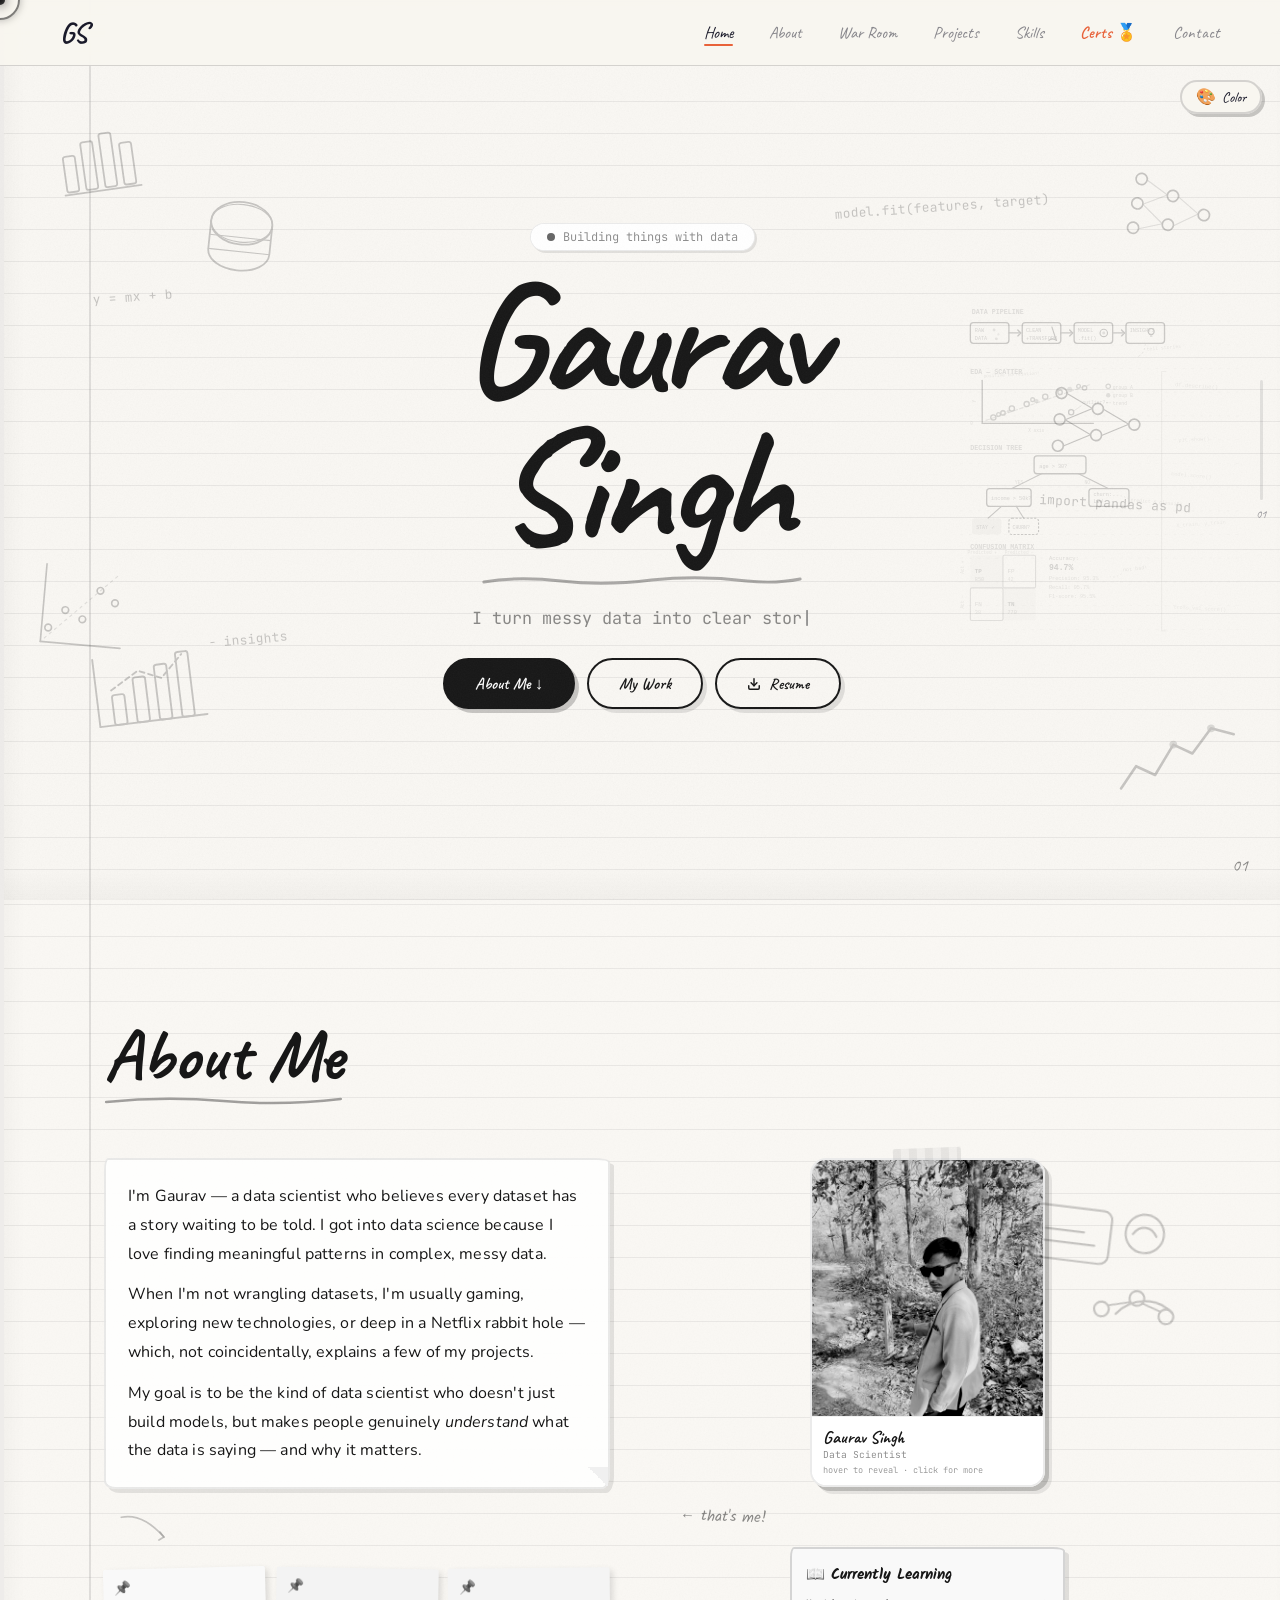
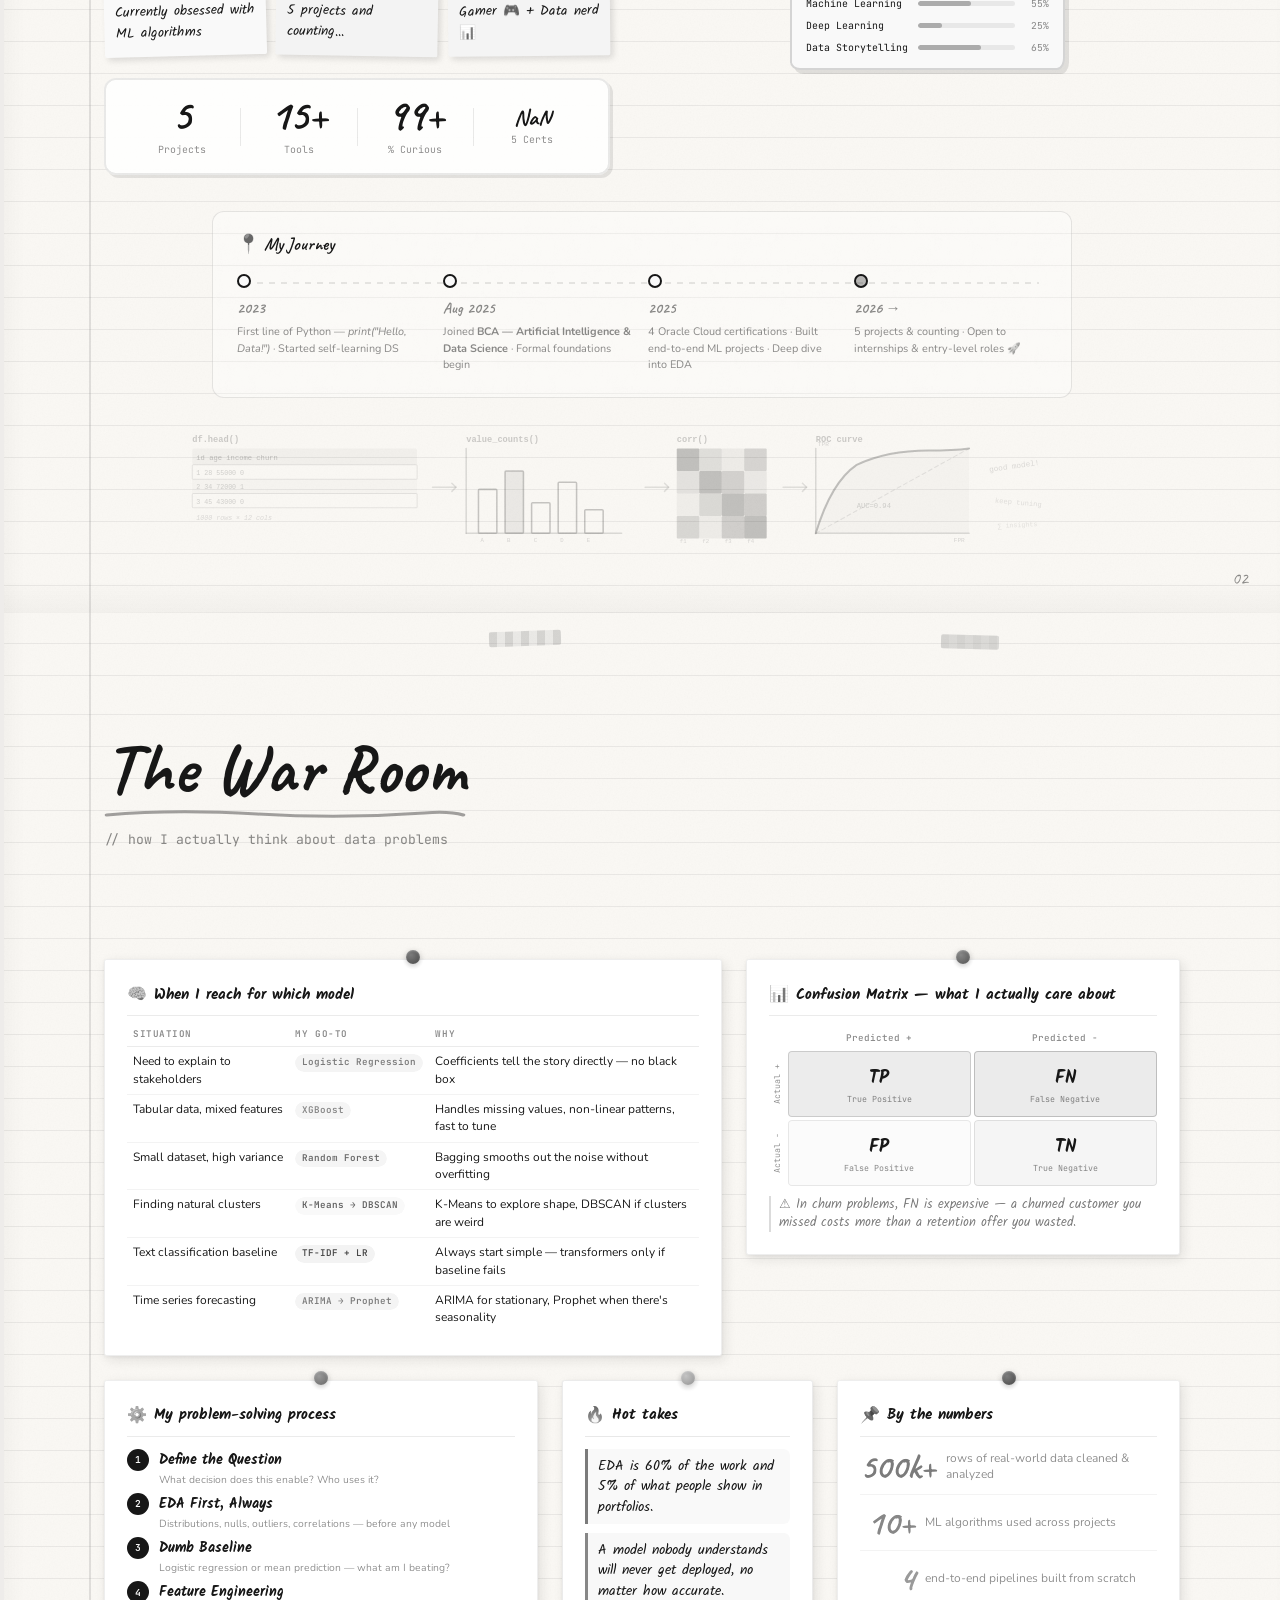
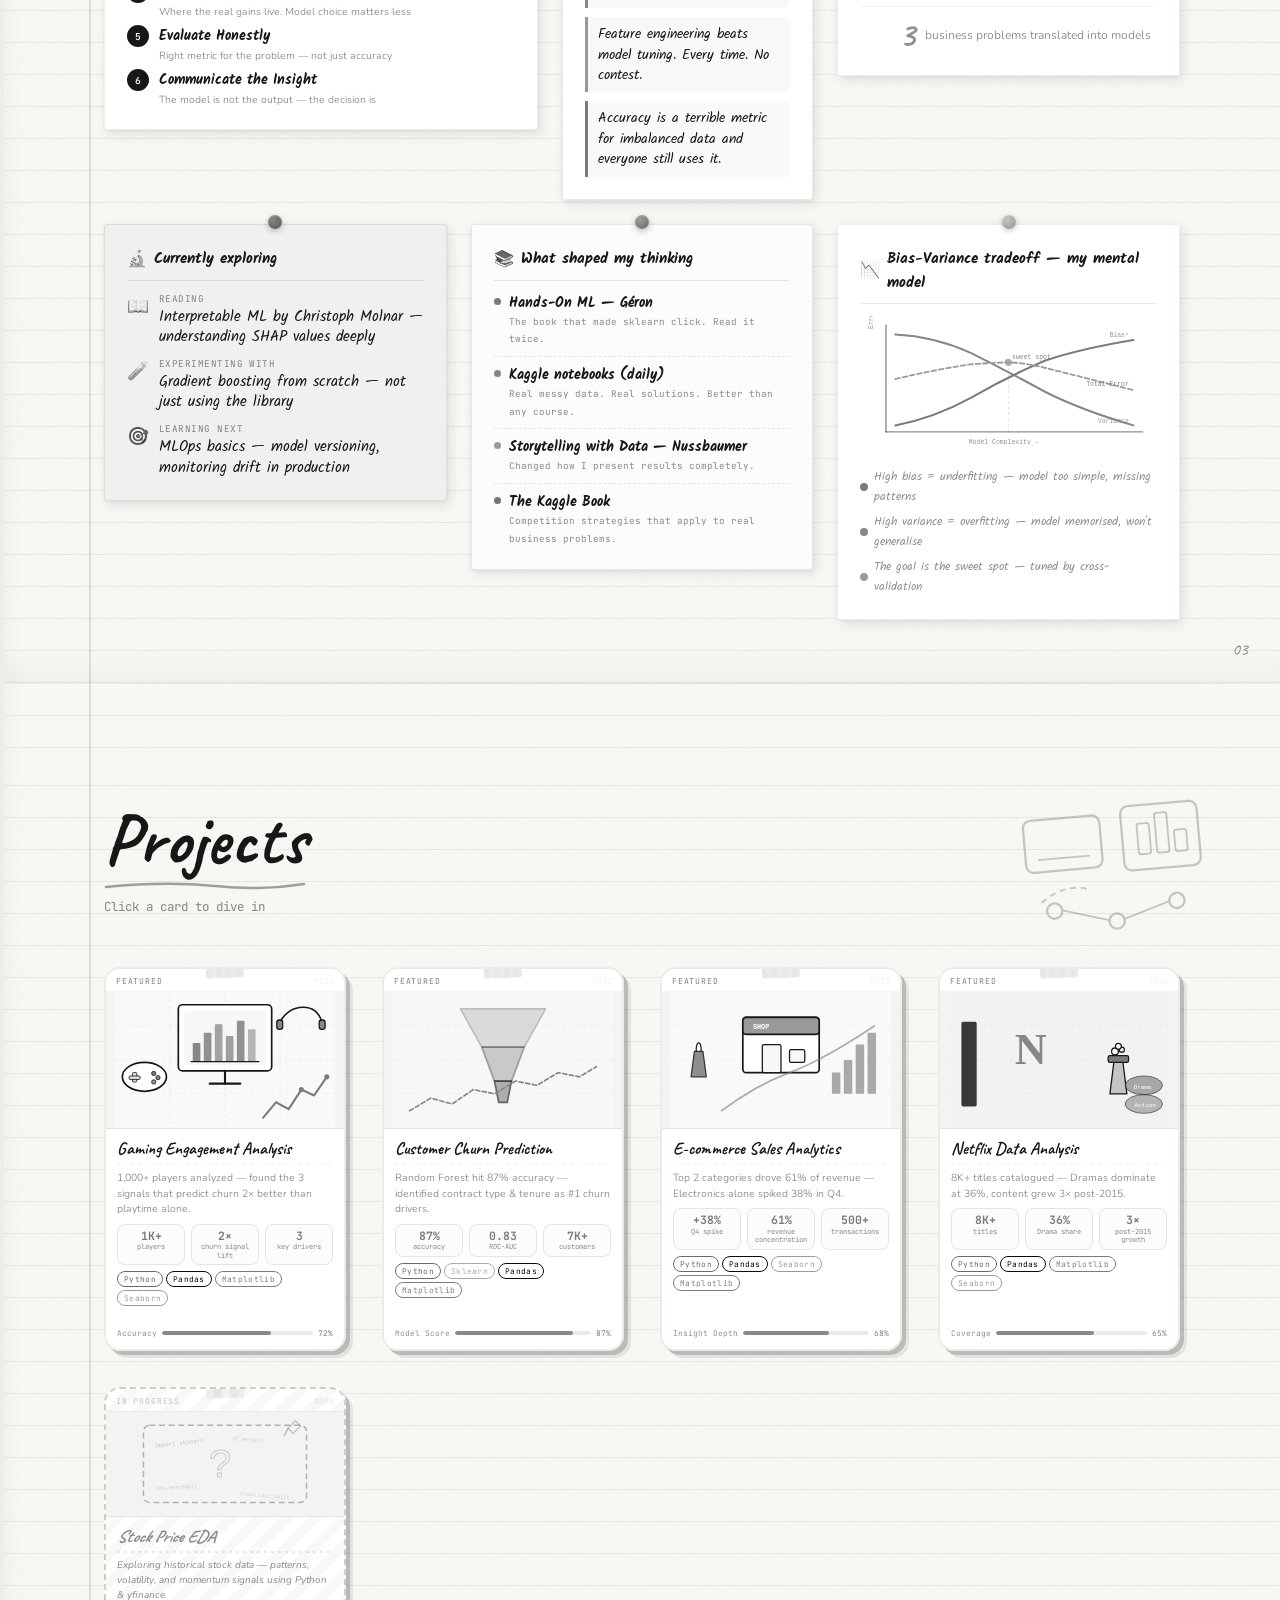
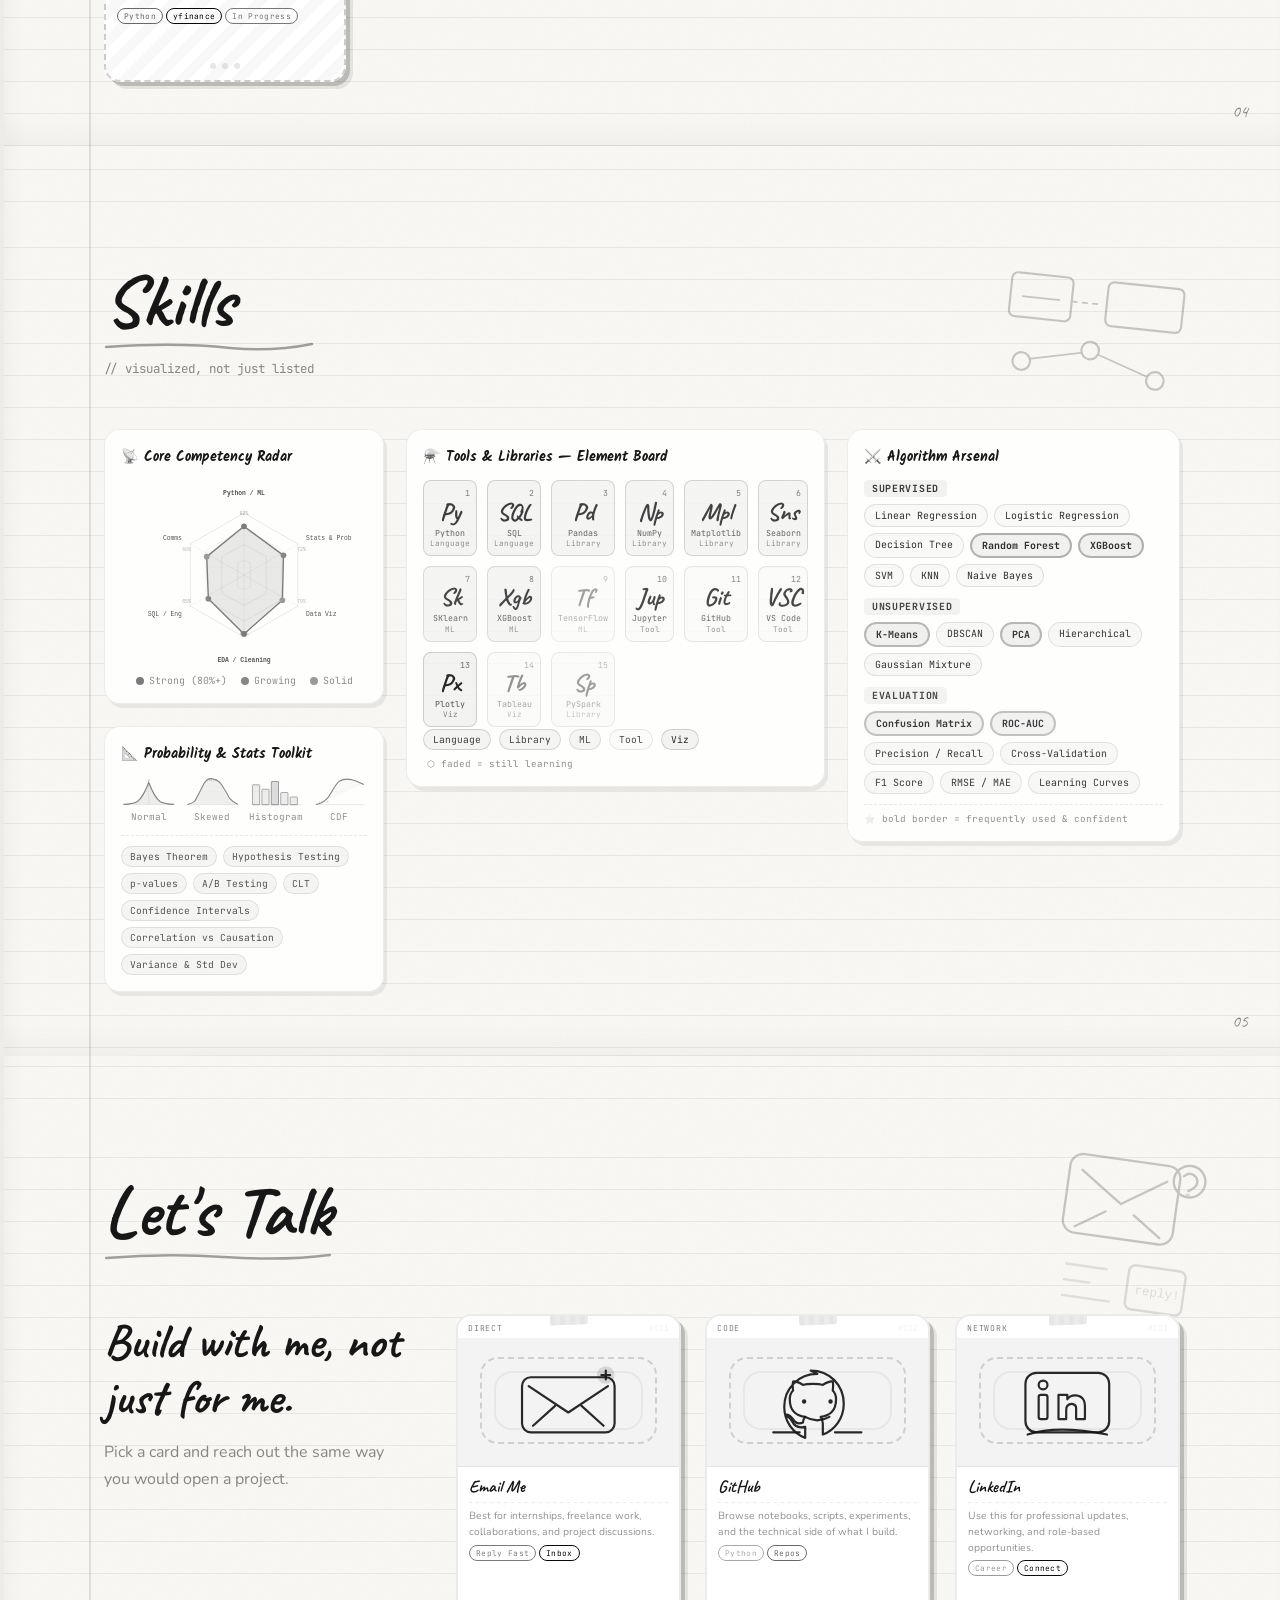
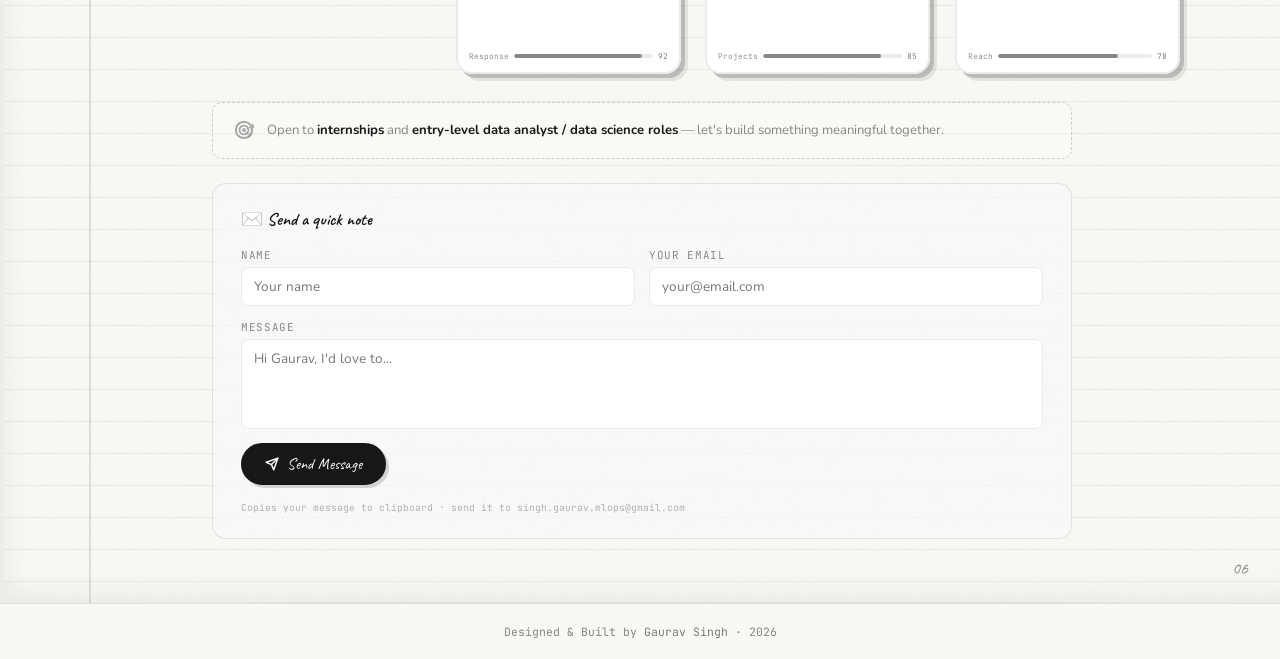
<file: index.html>
<!DOCTYPE html>
<html lang="en">
<head>
  <meta charset="UTF-8"/>
  <meta name="viewport" content="width=device-width, initial-scale=1.0"/>
  <title>Gaurav Singh – Data Scientist</title>
  <meta name="description" content="Gaurav Singh — Data Scientist. I build ML models and turn messy data into clear insights. Check out my projects in Python, Pandas, and Scikit-learn."/>
  <meta property="og:title" content="Gaurav Singh – Data Scientist"/>
  <meta property="og:description" content="Portfolio of Gaurav Singh — data projects, ML models, and data storytelling."/>
  <meta property="og:type" content="website"/>
  <link rel="icon" href="data:image/svg+xml,<svg xmlns='http://www.w3.org/2000/svg' viewBox='0 0 100 100'><rect width='100' height='100' rx='20' fill='%231A1A2A'/><text y='.9em' font-size='68' font-family='serif' x='8' fill='%23E8623A'>G</text></svg>"/>
  <link rel="preconnect" href="https://fonts.googleapis.com">
  <link rel="preconnect" href="https://fonts.gstatic.com" crossorigin>
  <link href="https://fonts.googleapis.com/css2?family=Caveat:wght@400;600;700&family=Nunito:wght@300;400;600;700&family=JetBrains+Mono:wght@400;500&family=Kalam:wght@300;400;700&display=swap" rel="stylesheet">
  <link rel="stylesheet" href="css/base.css">
  <link rel="stylesheet" href="css/navbar.css">
  <link rel="stylesheet" href="css/hero.css">
  <link rel="stylesheet" href="css/about.css">
  <link rel="stylesheet" href="css/projects.css">
  <link rel="stylesheet" href="css/sections.css">
  <link rel="stylesheet" href="css/skills-viz.css">
  <link rel="stylesheet" href="css/warroom.css">
  <link rel="stylesheet" href="css/color.css">
  <link rel="stylesheet" href="css/sketch.css">
</head>
<body class="sketch-mode">

  <div class="cursor-dot" id="cursorDot"></div>
  <div class="cursor-ring" id="cursorRing"></div>
  <div class="watercolor-wash" id="watercolorWash"></div>

  <div class="page-progress" id="pageProgress">
    <div class="pp-track">
      <div class="pp-fill" id="ppFill"></div>
    </div>
    <div class="pp-label" id="ppLabel">01</div>
  </div>

  <div class="toast" id="toast"></div>

  <button class="mode-toggle" id="modeToggle" type="button">
    <span class="toggle-icon" id="toggleIcon">✎</span>
    <span class="toggle-label" id="toggleLabel">Color</span>
  </button>

  <nav class="navbar" id="navbar">
    <div class="nav-logo">GS</div>
    <button class="nav-hamburger" id="hamburger" aria-label="Menu">
      <span></span><span></span><span></span>
    </button>
    <ul class="nav-links" id="navLinks">
      <li><a href="#hero"     class="nav-link">Home</a></li>
      <li><a href="#about"    class="nav-link">About</a></li>
      <li><a href="#warroom"  class="nav-link">War Room</a></li>
      <li><a href="#projects" class="nav-link">Projects</a></li>
      <li><a href="#skills"   class="nav-link">Skills</a></li>
      <li><a href="pages/certifications.html" class="nav-link nav-link-certs">Certs 🏅</a></li>
      <li><a href="#contact"  class="nav-link">Contact</a></li>
    </ul>
  </nav>

  <div class="sketchbook">

    <section id="hero" class="sb-page hero-page">
      <div class="page-texture"></div>
      <div class="page-lines"></div>
      <div class="margin-line"></div>
      <div class="ink-splat splat-1" aria-hidden="true"></div>
      <div class="ink-splat splat-2" aria-hidden="true"></div>

      <div class="bg-doodles" aria-hidden="true">
        <svg class="bdoodle bd-1" viewBox="0 0 100 70"><rect x="8" y="20" width="10" height="30" rx="2" fill="none" stroke="currentColor" stroke-width="1.5"/><rect x="24" y="10" width="10" height="40" rx="2" fill="none" stroke="currentColor" stroke-width="1.5"/><rect x="40" y="5" width="10" height="45" rx="2" fill="none" stroke="currentColor" stroke-width="1.5"/><rect x="56" y="15" width="10" height="35" rx="2" fill="none" stroke="currentColor" stroke-width="1.5"/><line x1="6" y1="52" x2="70" y2="52" stroke="currentColor" stroke-width="1.5" stroke-linecap="round"/></svg>
        <svg class="bdoodle bd-2" viewBox="0 0 90 90"><circle cx="18" cy="65" r="3" fill="none" stroke="currentColor" stroke-width="1.5"/><circle cx="32" cy="48" r="3" fill="none" stroke="currentColor" stroke-width="1.5"/><circle cx="48" cy="55" r="3" fill="none" stroke="currentColor" stroke-width="1.5"/><circle cx="62" cy="28" r="3" fill="none" stroke="currentColor" stroke-width="1.5"/><circle cx="76" cy="38" r="3" fill="none" stroke="currentColor" stroke-width="1.5"/><line x1="12" y1="78" x2="12" y2="8" stroke="currentColor" stroke-width="1.5" stroke-linecap="round"/><line x1="12" y1="78" x2="84" y2="78" stroke="currentColor" stroke-width="1.5" stroke-linecap="round"/><line x1="15" y1="75" x2="78" y2="12" stroke="currentColor" stroke-width="1" stroke-dasharray="3,3" opacity="0.5"/></svg>
        <svg class="bdoodle bd-3" viewBox="0 0 80 80"><circle cx="10" cy="20" r="5" fill="none" stroke="currentColor" stroke-width="1.5"/><circle cx="10" cy="42" r="5" fill="none" stroke="currentColor" stroke-width="1.5"/><circle cx="10" cy="64" r="5" fill="none" stroke="currentColor" stroke-width="1.5"/><circle cx="40" cy="30" r="5" fill="none" stroke="currentColor" stroke-width="1.5"/><circle cx="40" cy="56" r="5" fill="none" stroke="currentColor" stroke-width="1.5"/><circle cx="70" cy="42" r="5" fill="none" stroke="currentColor" stroke-width="1.5"/><line x1="15" y1="20" x2="35" y2="30" stroke="currentColor" stroke-width="1" opacity="0.5"/><line x1="15" y1="42" x2="35" y2="30" stroke="currentColor" stroke-width="1" opacity="0.5"/><line x1="15" y1="42" x2="35" y2="56" stroke="currentColor" stroke-width="1" opacity="0.5"/><line x1="15" y1="64" x2="35" y2="56" stroke="currentColor" stroke-width="1" opacity="0.5"/><line x1="45" y1="30" x2="65" y2="42" stroke="currentColor" stroke-width="1" opacity="0.5"/><line x1="45" y1="56" x2="65" y2="42" stroke="currentColor" stroke-width="1" opacity="0.5"/></svg>
        <svg class="bdoodle bd-8" viewBox="0 0 100 100"><ellipse cx="50" cy="52" rx="26" ry="18" fill="none" stroke="currentColor" stroke-width="1.5"/><path d="M24 52c0-9 11-16 26-16s26 7 26 16-11 16-26 16-26-7-26-16Z" fill="none" stroke="currentColor" stroke-width="1"/><path d="M24 52v24c0 9 11 16 26 16s26-7 26-16V52" fill="none" stroke="currentColor" stroke-width="1.5"/><line x1="24" y1="64" x2="76" y2="64" stroke="currentColor" stroke-width="1"/><line x1="24" y1="76" x2="76" y2="76" stroke="currentColor" stroke-width="1"/></svg>
        <svg class="bdoodle bd-9" viewBox="0 0 110 80"><line x1="12" y1="66" x2="98" y2="66" stroke="currentColor" stroke-width="1.5" stroke-linecap="round"/><line x1="12" y1="66" x2="12" y2="12" stroke="currentColor" stroke-width="1.5" stroke-linecap="round"/><rect x="24" y="42" width="10" height="24" rx="2" fill="none" stroke="currentColor" stroke-width="1.5"/><rect x="42" y="30" width="10" height="36" rx="2" fill="none" stroke="currentColor" stroke-width="1.5"/><rect x="60" y="22" width="10" height="44" rx="2" fill="none" stroke="currentColor" stroke-width="1.5"/><rect x="78" y="14" width="10" height="52" rx="2" fill="none" stroke="currentColor" stroke-width="1.5"/><polyline points="24,38 47,25 65,33 83,16" fill="none" stroke="currentColor" stroke-width="1.5" stroke-linecap="round" stroke-linejoin="round" stroke-dasharray="4,3"/></svg>
        <svg class="bdoodle bd-10" viewBox="0 0 100 80"><circle cx="16" cy="16" r="5" fill="none" stroke="currentColor" stroke-width="1.5"/><circle cx="16" cy="40" r="5" fill="none" stroke="currentColor" stroke-width="1.5"/><circle cx="16" cy="64" r="5" fill="none" stroke="currentColor" stroke-width="1.5"/><circle cx="50" cy="28" r="5" fill="none" stroke="currentColor" stroke-width="1.5"/><circle cx="50" cy="52" r="5" fill="none" stroke="currentColor" stroke-width="1.5"/><circle cx="84" cy="40" r="5" fill="none" stroke="currentColor" stroke-width="1.5"/><line x1="21" y1="16" x2="45" y2="28" stroke="currentColor" stroke-width="1"/><line x1="21" y1="40" x2="45" y2="28" stroke="currentColor" stroke-width="1"/><line x1="21" y1="40" x2="45" y2="52" stroke="currentColor" stroke-width="1"/><line x1="21" y1="64" x2="45" y2="52" stroke="currentColor" stroke-width="1"/><line x1="55" y1="28" x2="79" y2="40" stroke="currentColor" stroke-width="1"/><line x1="55" y1="52" x2="79" y2="40" stroke="currentColor" stroke-width="1"/></svg>
        <div class="bdoodle bd-4 doodle-text">y = mx + b</div>
        <div class="bdoodle bd-5 doodle-text">import pandas as pd</div>
        <div class="bdoodle bd-6 doodle-text">− insights</div>
        <div class="bdoodle bd-11 doodle-text">model.fit(features, target)</div>
        <svg class="bdoodle bd-7" viewBox="0 0 100 55"><polyline points="5,48 18,32 32,40 48,18 62,26 78,8 95,14" fill="none" stroke="currentColor" stroke-width="2" stroke-linecap="round" stroke-linejoin="round"/><circle cx="48" cy="18" r="3" fill="currentColor" opacity="0.6"/><circle cx="78" cy="8" r="3" fill="currentColor" opacity="0.6"/></svg>
      </div>

      <div class="hero-content">
        <div class="hero-tag">
          <span class="tag-dot"></span>
          Building things with data
        </div>
        <h1 class="hero-name">
          <span class="name-word n1">Gaurav</span>
          <span class="name-word n2">Singh</span>
        </h1>
        <svg class="hero-underline" viewBox="0 0 340 14" preserveAspectRatio="none" aria-hidden="true">
          <path class="underline-path" d="M4,9 Q40,3 85,8 Q130,13 180,7 Q230,2 280,8 Q310,11 336,6" fill="none" stroke="currentColor" stroke-width="3" stroke-linecap="round"/>
        </svg>
        <p class="hero-typed">
          <span id="typedText"></span><span class="typed-cursor">|</span>
        </p>
        <div class="hero-btns">
          <a href="#about"    class="btn btn-ink">About Me ↓</a>
          <a href="#projects" class="btn btn-outline">My Work</a>
          <a href="pages/resume.html" class="btn btn-resume">
            <svg width="14" height="14" viewBox="0 0 24 24" fill="none" stroke="currentColor" stroke-width="2.5" stroke-linecap="round" stroke-linejoin="round"><path d="M21 15v4a2 2 0 0 1-2 2H5a2 2 0 0 1-2-2v-4"/><polyline points="7 10 12 15 17 10"/><line x1="12" y1="15" x2="12" y2="3"/></svg>
            Resume
          </a>
        </div>
      </div>

      <div class="hero-ds-board" aria-hidden="true">
        <svg class="ds-board-svg" viewBox="0 0 380 460" xmlns="http://www.w3.org/2000/svg">
          <line x1="0" y1="32" x2="380" y2="32" stroke="currentColor" stroke-width="0.4" opacity="0.3" stroke-dasharray="4,8"/><line x1="0" y1="64" x2="380" y2="64" stroke="currentColor" stroke-width="0.4" opacity="0.3" stroke-dasharray="4,8"/><line x1="0" y1="96" x2="380" y2="96" stroke="currentColor" stroke-width="0.4" opacity="0.3" stroke-dasharray="4,8"/><line x1="0" y1="128" x2="380" y2="128" stroke="currentColor" stroke-width="0.4" opacity="0.3" stroke-dasharray="4,8"/><line x1="0" y1="160" x2="380" y2="160" stroke="currentColor" stroke-width="0.4" opacity="0.3" stroke-dasharray="4,8"/><line x1="0" y1="192" x2="380" y2="192" stroke="currentColor" stroke-width="0.4" opacity="0.3" stroke-dasharray="4,8"/><line x1="0" y1="224" x2="380" y2="224" stroke="currentColor" stroke-width="0.4" opacity="0.3" stroke-dasharray="4,8"/><line x1="0" y1="256" x2="380" y2="256" stroke="currentColor" stroke-width="0.4" opacity="0.3" stroke-dasharray="4,8"/><line x1="0" y1="288" x2="380" y2="288" stroke="currentColor" stroke-width="0.4" opacity="0.3" stroke-dasharray="4,8"/><line x1="0" y1="320" x2="380" y2="320" stroke="currentColor" stroke-width="0.4" opacity="0.3" stroke-dasharray="4,8"/><line x1="0" y1="352" x2="380" y2="352" stroke="currentColor" stroke-width="0.4" opacity="0.3" stroke-dasharray="4,8"/><line x1="0" y1="384" x2="380" y2="384" stroke="currentColor" stroke-width="0.4" opacity="0.3" stroke-dasharray="4,8"/><line x1="0" y1="416" x2="380" y2="416" stroke="currentColor" stroke-width="0.4" opacity="0.3" stroke-dasharray="4,8"/><line x1="0" y1="448" x2="380" y2="448" stroke="currentColor" stroke-width="0.4" opacity="0.3" stroke-dasharray="4,8"/>
          <text x="16" y="22" font-family="monospace" font-size="9" fill="currentColor" opacity="0.55" font-weight="bold">DATA PIPELINE</text>
          <rect x="14" y="34" width="52" height="28" rx="4" fill="none" stroke="currentColor" stroke-width="1.8"/><text x="20" y="47" font-family="monospace" font-size="7" fill="currentColor" opacity="0.75">RAW</text><text x="20" y="57" font-family="monospace" font-size="7" fill="currentColor" opacity="0.75">DATA</text><circle cx="46" cy="44" r="2" fill="currentColor" opacity="0.4"/><circle cx="52" cy="50" r="1.5" fill="currentColor" opacity="0.3"/><circle cx="49" cy="56" r="2" fill="currentColor" opacity="0.4"/>
          <line x1="66" y1="48" x2="82" y2="48" stroke="currentColor" stroke-width="1.8" stroke-linecap="round"/><polyline points="78,44 82,48 78,52" fill="none" stroke="currentColor" stroke-width="1.8" stroke-linecap="round" stroke-linejoin="round"/>
          <rect x="84" y="34" width="52" height="28" rx="4" fill="none" stroke="currentColor" stroke-width="1.8"/><text x="89" y="47" font-family="monospace" font-size="7" fill="currentColor" opacity="0.75">CLEAN</text><text x="89" y="57" font-family="monospace" font-size="7" fill="currentColor" opacity="0.75">+TRANSFORM</text><line x1="124" y1="40" x2="130" y2="58" stroke="currentColor" stroke-width="1.5" stroke-linecap="round"/><path d="M120 58 Q125 54 130 58" fill="none" stroke="currentColor" stroke-width="1.5" stroke-linecap="round"/>
          <line x1="136" y1="48" x2="152" y2="48" stroke="currentColor" stroke-width="1.8" stroke-linecap="round"/><polyline points="148,44 152,48 148,52" fill="none" stroke="currentColor" stroke-width="1.8" stroke-linecap="round" stroke-linejoin="round"/>
          <rect x="154" y="34" width="52" height="28" rx="4" fill="none" stroke="currentColor" stroke-width="1.8"/><text x="159" y="47" font-family="monospace" font-size="7" fill="currentColor" opacity="0.75">MODEL</text><text x="159" y="57" font-family="monospace" font-size="7" fill="currentColor" opacity="0.75">.fit()</text><circle cx="194" cy="48" r="5" fill="none" stroke="currentColor" stroke-width="1.5"/><circle cx="194" cy="48" r="2" fill="currentColor" opacity="0.5"/>
          <line x1="206" y1="48" x2="222" y2="48" stroke="currentColor" stroke-width="1.8" stroke-linecap="round"/><polyline points="218,44 222,48 218,52" fill="none" stroke="currentColor" stroke-width="1.8" stroke-linecap="round" stroke-linejoin="round"/>
          <rect x="224" y="34" width="52" height="28" rx="4" fill="none" stroke="currentColor" stroke-width="1.8"/><text x="229" y="47" font-family="monospace" font-size="7" fill="currentColor" opacity="0.75">INSIGHTS</text><circle cx="258" cy="46" r="4" fill="none" stroke="currentColor" stroke-width="1.4"/><line x1="256" y1="50" x2="260" y2="50" stroke="currentColor" stroke-width="1.4" stroke-linecap="round"/><line x1="257" y1="52" x2="259" y2="52" stroke="currentColor" stroke-width="1.4" stroke-linecap="round"/>
          <path d="M250 62 Q250 75 240 80" fill="none" stroke="currentColor" stroke-width="1.2" stroke-dasharray="3,3" opacity="0.4"/><text x="252" y="72" font-family="monospace" font-size="6.5" fill="currentColor" opacity="0.4" transform="rotate(-5,252,72)">tell stories</text>
          <text x="14" y="104" font-family="monospace" font-size="9" fill="currentColor" opacity="0.55" font-weight="bold">EDA — SCATTER</text>
          <line x1="30" y1="170" x2="30" y2="112" stroke="currentColor" stroke-width="1.8" stroke-linecap="round"/><line x1="30" y1="170" x2="180" y2="170" stroke="currentColor" stroke-width="1.8" stroke-linecap="round"/>
          <text x="14" y="172" font-family="monospace" font-size="6" fill="currentColor" opacity="0.5">0</text><text x="22" y="142" font-family="monospace" font-size="6" fill="currentColor" opacity="0.5" transform="rotate(-90,22,142)">Y</text><text x="92" y="182" font-family="monospace" font-size="6" fill="currentColor" opacity="0.5">X axis</text>
          <line x1="35" y1="166" x2="175" y2="118" stroke="currentColor" stroke-width="1.5" stroke-dasharray="5,3" opacity="0.4" stroke-linecap="round"/>
          <circle cx="45" cy="162" r="3.5" fill="none" stroke="currentColor" stroke-width="1.8" opacity="0.8"/><circle cx="58" cy="156" r="3" fill="none" stroke="currentColor" stroke-width="1.8" opacity="0.8"/><circle cx="52" cy="158" r="2.5" fill="none" stroke="currentColor" stroke-width="1.8" opacity="0.7"/><circle cx="70" cy="150" r="3.5" fill="none" stroke="currentColor" stroke-width="1.8" opacity="0.8"/><circle cx="65" cy="154" r="2" fill="currentColor" opacity="0.4"/>
          <circle cx="90" cy="144" r="3.5" fill="none" stroke="currentColor" stroke-width="1.8" opacity="0.8"/><circle cx="103" cy="140" r="3" fill="currentColor" opacity="0.5"/><circle cx="98" cy="138" r="2.5" fill="none" stroke="currentColor" stroke-width="1.8" opacity="0.7"/><circle cx="115" cy="134" r="3.5" fill="none" stroke="currentColor" stroke-width="1.8" opacity="0.8"/>
          <circle cx="135" cy="128" r="3" fill="none" stroke="currentColor" stroke-width="1.8" opacity="0.8"/><circle cx="148" cy="124" r="3.5" fill="currentColor" opacity="0.4"/><circle cx="160" cy="120" r="2.5" fill="none" stroke="currentColor" stroke-width="1.8" opacity="0.7"/><circle cx="168" cy="122" r="3" fill="none" stroke="currentColor" stroke-width="1.8" opacity="0.8"/>
          <circle cx="150" cy="155" r="3.5" fill="none" stroke="currentColor" stroke-width="1.8" opacity="0.9"/><line x1="154" y1="153" x2="164" y2="146" stroke="currentColor" stroke-width="1" opacity="0.5"/><text x="165" y="144" font-family="monospace" font-size="6.5" fill="currentColor" opacity="0.6">outlier?</text>
          <circle cx="200" cy="120" r="3" fill="none" stroke="currentColor" stroke-width="1.5" opacity="0.7"/><text x="206" y="123" font-family="monospace" font-size="6.5" fill="currentColor" opacity="0.55">group A</text><circle cx="200" cy="132" r="3" fill="currentColor" opacity="0.5"/><text x="206" y="135" font-family="monospace" font-size="6.5" fill="currentColor" opacity="0.55">group B</text><line x1="197" y1="142" x2="203" y2="142" stroke="currentColor" stroke-width="1.5" stroke-dasharray="3,2" opacity="0.5"/><text x="206" y="145" font-family="monospace" font-size="6.5" fill="currentColor" opacity="0.55">trend</text>
          <text x="32" y="108" font-family="monospace" font-size="6" fill="currentColor" opacity="0.4" transform="rotate(-3,32,108)">positive correlation!</text>
          <text x="14" y="206" font-family="monospace" font-size="9" fill="currentColor" opacity="0.55" font-weight="bold">DECISION TREE</text>
          <rect x="100" y="214" width="70" height="24" rx="4" fill="none" stroke="currentColor" stroke-width="1.8"/><text x="107" y="230" font-family="monospace" font-size="7" fill="currentColor" opacity="0.75">age &gt; 30?</text>
          <line x1="110" y1="238" x2="70" y2="258" stroke="currentColor" stroke-width="1.5" stroke-linecap="round"/><text x="74" y="252" font-family="monospace" font-size="6.5" fill="currentColor" opacity="0.5">YES</text><rect x="36" y="258" width="60" height="24" rx="4" fill="none" stroke="currentColor" stroke-width="1.8"/><text x="42" y="274" font-family="monospace" font-size="7" fill="currentColor" opacity="0.75">income &gt; 50k?</text>
          <line x1="160" y1="238" x2="200" y2="258" stroke="currentColor" stroke-width="1.5" stroke-linecap="round"/><text x="168" y="252" font-family="monospace" font-size="6.5" fill="currentColor" opacity="0.5">NO</text><rect x="174" y="258" width="54" height="24" rx="4" fill="none" stroke="currentColor" stroke-width="1.8"/><text x="180" y="268" font-family="monospace" font-size="7" fill="currentColor" opacity="0.75">churn:</text><text x="180" y="278" font-family="monospace" font-size="7" fill="currentColor" opacity="0.75">LOW</text>
          <line x1="56" y1="282" x2="38" y2="298" stroke="currentColor" stroke-width="1.5" stroke-linecap="round"/><rect x="16" y="298" width="40" height="22" rx="4" fill="currentColor" opacity="0.12"/><text x="22" y="313" font-family="monospace" font-size="6.5" fill="currentColor" opacity="0.75">STAY ✓</text><line x1="76" y1="282" x2="86" y2="298" stroke="currentColor" stroke-width="1.5" stroke-linecap="round"/><rect x="66" y="298" width="40" height="22" rx="4" fill="none" stroke="currentColor" stroke-width="1.5" stroke-dasharray="3,2"/><text x="71" y="313" font-family="monospace" font-size="6.5" fill="currentColor" opacity="0.75">CHURN?</text>
          <text x="230" y="275" font-family="monospace" font-size="6.5" fill="currentColor" opacity="0.4" transform="rotate(5,230,275)">predict &amp; classify</text><path d="M228 272 Q215 265 205 268" fill="none" stroke="currentColor" stroke-width="1.2" opacity="0.35" stroke-dasharray="2,3"/>
          <text x="14" y="340" font-family="monospace" font-size="9" fill="currentColor" opacity="0.55" font-weight="bold">CONFUSION MATRIX</text>
          <rect x="14" y="348" width="44" height="44" rx="2" fill="currentColor" opacity="0.08"/><text x="20" y="372" font-family="monospace" font-size="8" fill="currentColor" opacity="0.75" font-weight="bold">TP</text><text x="20" y="383" font-family="monospace" font-size="7" fill="currentColor" opacity="0.55">850</text>
          <rect x="58" y="348" width="44" height="44" rx="2" fill="none" stroke="currentColor" stroke-width="1.5" opacity="0.5"/><text x="64" y="372" font-family="monospace" font-size="8" fill="currentColor" opacity="0.55">FP</text><text x="64" y="383" font-family="monospace" font-size="7" fill="currentColor" opacity="0.45">42</text>
          <rect x="14" y="392" width="44" height="44" rx="2" fill="none" stroke="currentColor" stroke-width="1.5" opacity="0.5"/><text x="20" y="416" font-family="monospace" font-size="8" fill="currentColor" opacity="0.55">FN</text><text x="20" y="427" font-family="monospace" font-size="7" fill="currentColor" opacity="0.45">38</text>
          <rect x="58" y="392" width="44" height="44" rx="2" fill="currentColor" opacity="0.08"/><text x="64" y="416" font-family="monospace" font-size="8" fill="currentColor" opacity="0.75" font-weight="bold">TN</text><text x="64" y="427" font-family="monospace" font-size="7" fill="currentColor" opacity="0.55">770</text>
          <text x="30" y="346" font-family="monospace" font-size="6" fill="currentColor" opacity="0.4" text-anchor="middle">Predicted +</text><text x="80" y="346" font-family="monospace" font-size="6" fill="currentColor" opacity="0.4" text-anchor="middle">Predicted −</text><text x="6" y="373" font-family="monospace" font-size="6" fill="currentColor" opacity="0.4" transform="rotate(-90,6,373)">Act +</text><text x="6" y="420" font-family="monospace" font-size="6" fill="currentColor" opacity="0.4" transform="rotate(-90,6,420)">Act −</text>
          <text x="120" y="355" font-family="monospace" font-size="7.5" fill="currentColor" opacity="0.6">Accuracy:</text><text x="120" y="368" font-family="monospace" font-size="11" fill="currentColor" opacity="0.8" font-weight="bold">94.7%</text><text x="120" y="382" font-family="monospace" font-size="7" fill="currentColor" opacity="0.45">Precision: 95.3%</text><text x="120" y="394" font-family="monospace" font-size="7" fill="currentColor" opacity="0.45">Recall:    95.7%</text><text x="120" y="406" font-family="monospace" font-size="7" fill="currentColor" opacity="0.45">F1-score:  95.5%</text>
          <text x="220" y="370" font-family="monospace" font-size="7" fill="currentColor" opacity="0.38" transform="rotate(-6,220,370)">not bad!</text><path d="M218 373 Q208 380 200 376" fill="none" stroke="currentColor" stroke-width="1.1" opacity="0.3" stroke-dasharray="2,3"/>
          <text x="290" y="120" font-family="monospace" font-size="7.5" fill="currentColor" opacity="0.3" transform="rotate(4,290,120)">df.describe()</text><text x="295" y="195" font-family="monospace" font-size="7" fill="currentColor" opacity="0.28" transform="rotate(-3,295,195)">plt.show()</text><text x="285" y="240" font-family="monospace" font-size="7" fill="currentColor" opacity="0.28" transform="rotate(5,285,240)">model.score()</text><text x="292" y="310" font-family="monospace" font-size="7" fill="currentColor" opacity="0.28" transform="rotate(-4,292,310)">X_train, y_train</text><text x="288" y="420" font-family="monospace" font-size="7" fill="currentColor" opacity="0.28" transform="rotate(3,288,420)">cross_val_score()</text>
          <path d="M278 100 L272 100 L272 450 L278 450" fill="none" stroke="currentColor" stroke-width="1.5" opacity="0.2" stroke-linecap="round" stroke-linejoin="round"/>
        </svg>
      </div>

      <div class="page-num">01</div>
    </section>

    <section id="about" class="sb-page about-page">
      <div class="page-texture"></div>
      <div class="page-lines"></div>
      <div class="margin-line"></div>
      <div class="ink-splat splat-3" aria-hidden="true"></div>

      <div class="sb-heading-wrap">
        <h2 class="sb-heading">About Me</h2>
        <svg class="heading-underline" viewBox="0 0 200 12" preserveAspectRatio="none">
          <path d="M2,8 Q50,2 100,7 Q150,12 198,5" fill="none" stroke="currentColor" stroke-width="2.5" stroke-linecap="round"/>
        </svg>
      </div>

      <div class="about-spread">
        <div class="about-left">
          <div class="bio-block">
            <p class="bio-text">I'm Gaurav — a data scientist who believes every dataset has a story waiting to be told. I got into data science because I love finding meaningful patterns in complex, messy data.</p>
            <p class="bio-text" style="margin-top:12px">When I'm not wrangling datasets, I'm usually gaming, exploring new technologies, or deep in a Netflix rabbit hole — which, not coincidentally, explains a few of my projects.</p>
            <p class="bio-text" style="margin-top:12px">My goal is to be the kind of data scientist who doesn't just build models, but makes people genuinely <em>understand</em> what the data is saying — and why it matters.</p>
          </div>

          <svg class="about-arrow arr-1" viewBox="0 0 60 40" aria-hidden="true">
            <path d="M5,5 Q30,2 52,32" fill="none" stroke="currentColor" stroke-width="2" stroke-linecap="round"/>
            <path d="M46,35 L52,32 L48,26" fill="none" stroke="currentColor" stroke-width="2" stroke-linecap="round" stroke-linejoin="round"/>
          </svg>

          <div class="stickies">
            <div class="sticky sticky-yellow"><div class="sticky-pin">📌</div><p>Currently obsessed with ML algorithms</p></div>
            <div class="sticky sticky-blue"><div class="sticky-pin">📌</div><p>5 projects and counting...</p></div>
            <div class="sticky sticky-green"><div class="sticky-pin">📌</div><p>Gamer 🎮 + Data nerd 📊</p></div>
          </div>

          <div class="about-stats">
            <div class="astat"><span class="astat-num" data-count="5">0</span><span class="astat-label">Projects</span></div>
            <div class="astat-div"></div>
            <div class="astat"><span class="astat-num astat-plus" data-count="15">0</span><span class="astat-label">Tools</span></div>
            <div class="astat-div"></div>
            <div class="astat"><span class="astat-num" data-count="99">0</span><span class="astat-label">% Curious</span></div>
            <div class="astat-div"></div>
            <div class="astat">
              <a href="pages/certifications.html" class="astat-cert-btn">
                <span class="astat-num" style="font-size:1.4rem">🏅</span>
                <span class="astat-label">5 Certs</span>
              </a>
            </div>
          </div>
        </div>

        <div class="about-right">
          <div class="section-doodle sd-about" aria-hidden="true">
            <svg viewBox="0 0 130 110"><rect x="18" y="18" width="54" height="36" rx="6" fill="none" stroke="currentColor" stroke-width="1.5"/><line x1="28" y1="42" x2="62" y2="42" stroke="currentColor" stroke-width="1.5" stroke-linecap="round"/><line x1="28" y1="34" x2="54" y2="34" stroke="currentColor" stroke-width="1.5" stroke-linecap="round"/><circle cx="95" cy="30" r="13" fill="none" stroke="currentColor" stroke-width="1.5"/><path d="M87 31c4-7 12-7 16 0" fill="none" stroke="currentColor" stroke-width="1.5" stroke-linecap="round"/><path d="M82 86c9-12 26-15 38-5" fill="none" stroke="currentColor" stroke-width="1.5" stroke-linecap="round"/><circle cx="72" cy="84" r="5" fill="none" stroke="currentColor" stroke-width="1.5"/><circle cx="95" cy="74" r="5" fill="none" stroke="currentColor" stroke-width="1.5"/><circle cx="116" cy="84" r="5" fill="none" stroke="currentColor" stroke-width="1.5"/><line x1="76" y1="81" x2="91" y2="77" stroke="currentColor" stroke-width="1.2"/><line x1="99" y1="77" x2="112" y2="81" stroke="currentColor" stroke-width="1.2"/></svg>
          </div>
          <div class="washi-tape washi-top" aria-hidden="true"></div>

          <div class="photo-card-scene">
            <div class="photo-card" id="photoCard" data-href="pages/about.html">
              <div class="photo-card-front">
                <div class="card-washi" aria-hidden="true"></div>
                <div class="photo-wrap">
                  <img src="assets/images/pic.jpeg" alt="Gaurav Singh" class="photo-real"/>
                  <div class="photo-sketch-filter"></div>
                </div>
                <div class="photo-card-info">
                  <div class="photo-name">Gaurav Singh</div>
                  <div class="photo-role">Data Scientist</div>
                  <div class="photo-hint">hover to reveal · click for more</div>
                </div>
              </div>
              <div class="photo-card-back">
                <div class="card-back-pattern"></div>
                <div class="card-back-logo">GS</div>
              </div>
            </div>
          </div>

          <div class="photo-annotation">← that's me!</div>

          <div class="learning-card">
            <div class="learning-title">📖 Currently Learning</div>
            <div class="learning-items">
              <div class="learning-item"><span class="l-name">Machine Learning</span><div class="l-bar-bg"><div class="l-bar-fill" data-fill="55"></div></div><span class="l-pct">55%</span></div>
              <div class="learning-item"><span class="l-name">Deep Learning</span><div class="l-bar-bg"><div class="l-bar-fill" data-fill="25"></div></div><span class="l-pct">25%</span></div>
              <div class="learning-item"><span class="l-name">Data Storytelling</span><div class="l-bar-bg"><div class="l-bar-fill" data-fill="65"></div></div><span class="l-pct">65%</span></div>
            </div>
          </div>
        </div>
      </div>

      <div class="journey-strip">
        <div class="journey-title">📍 My Journey</div>
        <div class="journey-line">
          <div class="journey-item"><div class="journey-dot"></div><div class="journey-year">2023</div><div class="journey-desc">First line of Python — <em>print("Hello, Data!")</em> · Started self-learning DS</div></div>
          <div class="journey-item"><div class="journey-dot"></div><div class="journey-year">Aug 2025</div><div class="journey-desc">Joined <strong>BCA — Artificial Intelligence &amp; Data Science</strong> · Formal foundations begin</div></div>
          <div class="journey-item"><div class="journey-dot"></div><div class="journey-year">2025</div><div class="journey-desc">4 Oracle Cloud certifications · Built end-to-end ML projects · Deep dive into EDA</div></div>
          <div class="journey-item journey-item-active"><div class="journey-dot"></div><div class="journey-year">2026 →</div><div class="journey-desc">5 projects &amp; counting · Open to internships &amp; entry-level roles 🚀</div></div>
        </div>
      </div>

      <div class="about-bottom-doodle" aria-hidden="true">
        <svg viewBox="0 0 900 120" xmlns="http://www.w3.org/2000/svg" preserveAspectRatio="xMidYMid meet">
          <text x="10" y="16" font-family="monospace" font-size="8.5" fill="currentColor" opacity="0.45" font-weight="bold">df.head()</text>
          <rect x="10" y="22" width="220" height="16" rx="2" fill="currentColor" opacity="0.08"/><text x="14" y="33" font-family="monospace" font-size="7" fill="currentColor" opacity="0.55">  id   age   income   churn</text>
          <rect x="10" y="38" width="220" height="14" rx="1" fill="none" stroke="currentColor" stroke-width="1" opacity="0.2"/><text x="14" y="48" font-family="monospace" font-size="6.5" fill="currentColor" opacity="0.4">   1    28    55000       0</text>
          <rect x="10" y="52" width="220" height="14" rx="1" fill="currentColor" opacity="0.04"/><text x="14" y="62" font-family="monospace" font-size="6.5" fill="currentColor" opacity="0.4">   2    34    72000       1</text>
          <rect x="10" y="66" width="220" height="14" rx="1" fill="none" stroke="currentColor" stroke-width="1" opacity="0.2"/><text x="14" y="76" font-family="monospace" font-size="6.5" fill="currentColor" opacity="0.4">   3    45    43000       0</text>
          <text x="14" y="92" font-family="monospace" font-size="6.5" fill="currentColor" opacity="0.3" font-style="italic">1000 rows × 12 cols</text>
          <line x1="245" y1="60" x2="268" y2="60" stroke="currentColor" stroke-width="1.5" opacity="0.25" stroke-linecap="round"/><polyline points="264,56 268,60 264,64" fill="none" stroke="currentColor" stroke-width="1.5" opacity="0.25" stroke-linecap="round" stroke-linejoin="round"/>
          <text x="278" y="16" font-family="monospace" font-size="8.5" fill="currentColor" opacity="0.45" font-weight="bold">value_counts()</text>
          <line x1="278" y1="105" x2="278" y2="22" stroke="currentColor" stroke-width="1.5" opacity="0.3" stroke-linecap="round"/><line x1="278" y1="105" x2="430" y2="105" stroke="currentColor" stroke-width="1.5" opacity="0.3" stroke-linecap="round"/>
          <rect x="290" y="62" width="18" height="43" rx="1" fill="none" stroke="currentColor" stroke-width="1.5" opacity="0.5"/><rect x="316" y="44" width="18" height="61" rx="1" fill="currentColor" opacity="0.15"/><rect x="316" y="44" width="18" height="61" rx="1" fill="none" stroke="currentColor" stroke-width="1.5" opacity="0.5"/><rect x="342" y="75" width="18" height="30" rx="1" fill="none" stroke="currentColor" stroke-width="1.5" opacity="0.5"/><rect x="368" y="55" width="18" height="50" rx="1" fill="none" stroke="currentColor" stroke-width="1.5" opacity="0.5"/><rect x="394" y="82" width="18" height="23" rx="1" fill="none" stroke="currentColor" stroke-width="1.5" opacity="0.5"/>
          <text x="292" y="113" font-family="monospace" font-size="5.5" fill="currentColor" opacity="0.35">A</text><text x="318" y="113" font-family="monospace" font-size="5.5" fill="currentColor" opacity="0.35">B</text><text x="344" y="113" font-family="monospace" font-size="5.5" fill="currentColor" opacity="0.35">C</text><text x="370" y="113" font-family="monospace" font-size="5.5" fill="currentColor" opacity="0.35">D</text><text x="396" y="113" font-family="monospace" font-size="5.5" fill="currentColor" opacity="0.35">E</text>
          <line x1="453" y1="60" x2="476" y2="60" stroke="currentColor" stroke-width="1.5" opacity="0.25" stroke-linecap="round"/><polyline points="472,56 476,60 472,64" fill="none" stroke="currentColor" stroke-width="1.5" opacity="0.25" stroke-linecap="round" stroke-linejoin="round"/>
          <text x="484" y="16" font-family="monospace" font-size="8.5" fill="currentColor" opacity="0.45" font-weight="bold">corr()</text>
          <rect x="484" y="22" width="22" height="22" rx="1" fill="currentColor" opacity="0.55"/><rect x="506" y="22" width="22" height="22" rx="1" fill="currentColor" opacity="0.25"/><rect x="528" y="22" width="22" height="22" rx="1" fill="currentColor" opacity="0.12"/><rect x="550" y="22" width="22" height="22" rx="1" fill="currentColor" opacity="0.35"/>
          <rect x="484" y="44" width="22" height="22" rx="1" fill="currentColor" opacity="0.22"/><rect x="506" y="44" width="22" height="22" rx="1" fill="currentColor" opacity="0.55"/><rect x="528" y="44" width="22" height="22" rx="1" fill="currentColor" opacity="0.38"/><rect x="550" y="44" width="22" height="22" rx="1" fill="currentColor" opacity="0.15"/>
          <rect x="484" y="66" width="22" height="22" rx="1" fill="currentColor" opacity="0.1"/><rect x="506" y="66" width="22" height="22" rx="1" fill="currentColor" opacity="0.3"/><rect x="528" y="66" width="22" height="22" rx="1" fill="currentColor" opacity="0.55"/><rect x="550" y="66" width="22" height="22" rx="1" fill="currentColor" opacity="0.42"/>
          <rect x="484" y="88" width="22" height="22" rx="1" fill="currentColor" opacity="0.32"/><rect x="506" y="88" width="22" height="22" rx="1" fill="currentColor" opacity="0.12"/><rect x="528" y="88" width="22" height="22" rx="1" fill="currentColor" opacity="0.4"/><rect x="550" y="88" width="22" height="22" rx="1" fill="currentColor" opacity="0.55"/>
          <text x="487" y="114" font-family="monospace" font-size="5.5" fill="currentColor" opacity="0.35">f1</text><text x="509" y="114" font-family="monospace" font-size="5.5" fill="currentColor" opacity="0.35">f2</text><text x="531" y="114" font-family="monospace" font-size="5.5" fill="currentColor" opacity="0.35">f3</text><text x="553" y="114" font-family="monospace" font-size="5.5" fill="currentColor" opacity="0.35">f4</text>
          <line x1="588" y1="60" x2="611" y2="60" stroke="currentColor" stroke-width="1.5" opacity="0.25" stroke-linecap="round"/><polyline points="607,56 611,60 607,64" fill="none" stroke="currentColor" stroke-width="1.5" opacity="0.25" stroke-linecap="round" stroke-linejoin="round"/>
          <text x="620" y="16" font-family="monospace" font-size="8.5" fill="currentColor" opacity="0.45" font-weight="bold">ROC curve</text>
          <line x1="620" y1="105" x2="620" y2="22" stroke="currentColor" stroke-width="1.5" opacity="0.3" stroke-linecap="round"/><line x1="620" y1="105" x2="770" y2="105" stroke="currentColor" stroke-width="1.5" opacity="0.3" stroke-linecap="round"/>
          <line x1="620" y1="105" x2="770" y2="22" stroke="currentColor" stroke-width="1" stroke-dasharray="4,3" opacity="0.2" stroke-linecap="round"/>
          <path d="M620,105 Q635,55 660,38 Q690,24 730,24 Q755,24 770,22" fill="none" stroke="currentColor" stroke-width="2" opacity="0.55" stroke-linecap="round"/>
          <path d="M620,105 Q635,55 660,38 Q690,24 730,24 Q755,24 770,22 L770,105 Z" fill="currentColor" opacity="0.05"/>
          <text x="660" y="80" font-family="monospace" font-size="7" fill="currentColor" opacity="0.4">AUC=0.94</text>
          <text x="622" y="20" font-family="monospace" font-size="6" fill="currentColor" opacity="0.35">TPR</text><text x="755" y="113" font-family="monospace" font-size="6" fill="currentColor" opacity="0.35">FPR</text>
          <text x="790" y="45" font-family="monospace" font-size="7.5" fill="currentColor" opacity="0.3" transform="rotate(-8,790,45)">good model!</text><text x="795" y="75" font-family="monospace" font-size="7" fill="currentColor" opacity="0.25" transform="rotate(5,795,75)">keep tuning</text><text x="798" y="100" font-family="monospace" font-size="6.5" fill="currentColor" opacity="0.22" transform="rotate(-3,798,100)">∑ insights</text>
        </svg>
      </div>

      <div class="page-num">02</div>
    </section>

    <section id="warroom" class="sb-page warroom-page">
      <div class="page-texture"></div>
      <div class="page-lines"></div>
      <div class="margin-line"></div>
      <div class="ink-splat splat-3" aria-hidden="true"></div>
      <div class="ink-splat splat-5" aria-hidden="true"></div>

      <div class="warroom-tape warroom-tape-1" style="top:18px;left:38%;width:72px;height:15px;transform:rotate(-2deg);background:repeating-linear-gradient(90deg,rgba(232,98,58,.38) 0,rgba(232,98,58,.38) 8px,rgba(240,192,64,.38) 8px,rgba(240,192,64,.38) 16px);"></div>
      <div class="warroom-tape warroom-tape-2" style="top:22px;right:22%;width:58px;height:14px;transform:rotate(1.5deg);background:repeating-linear-gradient(90deg,rgba(74,144,217,.42) 0,rgba(74,144,217,.42) 8px,rgba(107,170,117,.42) 8px,rgba(107,170,117,.42) 16px);"></div>

      <div class="warroom-intro">
        <div class="sb-heading-wrap">
          <span class="sb-heading">The War Room</span>
          <svg class="heading-underline" viewBox="0 0 260 12" preserveAspectRatio="none"><path d="M2,8 Q50,2 110,7 Q170,12 230,6 Q248,4 258,8" fill="none" stroke="currentColor" stroke-width="3" stroke-linecap="round"/></svg>
          <span class="sb-subheading">// how I actually think about data problems</span>
        </div>
      </div>

      <div class="corkboard">

        <div class="pinned-paper pp-model-selector">
          <div class="pin"></div>
          <div class="pp-title"><span class="pp-title-icon">🧠</span> When I reach for which model</div>
          <table class="model-table">
            <thead>
              <tr>
                <th>Situation</th>
                <th>My Go-To</th>
                <th>Why</th>
              </tr>
            </thead>
            <tbody>
              <tr>
                <td>Need to explain to stakeholders</td>
                <td><span class="model-tag tag-orange">Logistic Regression</span></td>
                <td>Coefficients tell the story directly — no black box</td>
              </tr>
              <tr>
                <td>Tabular data, mixed features</td>
                <td><span class="model-tag tag-blue">XGBoost</span></td>
                <td>Handles missing values, non-linear patterns, fast to tune</td>
              </tr>
              <tr>
                <td>Small dataset, high variance</td>
                <td><span class="model-tag tag-green">Random Forest</span></td>
                <td>Bagging smooths out the noise without overfitting</td>
              </tr>
              <tr>
                <td>Finding natural clusters</td>
                <td><span class="model-tag tag-gold">K-Means → DBSCAN</span></td>
                <td>K-Means to explore shape, DBSCAN if clusters are weird</td>
              </tr>
              <tr>
                <td>Text classification baseline</td>
                <td><span class="model-tag tag-purple">TF-IDF + LR</span></td>
                <td>Always start simple — transformers only if baseline fails</td>
              </tr>
              <tr>
                <td>Time series forecasting</td>
                <td><span class="model-tag tag-orange">ARIMA → Prophet</span></td>
                <td>ARIMA for stationary, Prophet when there's seasonality</td>
              </tr>
            </tbody>
          </table>
        </div>

        <div class="pinned-paper pp-confusion">
          <div class="pin pin-blue"></div>
          <div class="pp-title"><span class="pp-title-icon">📊</span> Confusion Matrix — what I actually care about</div>
          <div class="confusion-grid">
            <div class="cg-label"></div>
            <div class="cg-header">Predicted +</div>
            <div class="cg-header">Predicted −</div>
            <div class="cg-label" style="writing-mode:vertical-rl;transform:rotate(180deg);font-size:.52rem;">Actual +</div>
            <div class="cg-cell cg-tp">
              <span class="cg-abbr">TP</span>
              <span class="cg-name">True Positive</span>
            </div>
            <div class="cg-cell cg-fn">
              <span class="cg-abbr">FN</span>
              <span class="cg-name">False Negative</span>
            </div>
            <div class="cg-label" style="writing-mode:vertical-rl;transform:rotate(180deg);font-size:.52rem;">Actual −</div>
            <div class="cg-cell cg-fp">
              <span class="cg-abbr">FP</span>
              <span class="cg-name">False Positive</span>
            </div>
            <div class="cg-cell cg-tn">
              <span class="cg-abbr">TN</span>
              <span class="cg-name">True Negative</span>
            </div>
          </div>
          <div class="cf-annotation">⚠ In churn problems, FN is expensive — a churned customer you missed costs more than a retention offer you wasted.</div>
        </div>

        <div class="pinned-paper pp-process">
          <div class="pin pin-green"></div>
          <div class="pp-title"><span class="pp-title-icon">⚙️</span> My problem-solving process</div>
          <div class="process-flow">
            <div class="pf-step">
              <div class="pf-num">1</div>
              <div class="pf-content">
                <div class="pf-name">Define the Question</div>
                <div class="pf-desc">What decision does this enable? Who uses it?</div>
              </div>
            </div>
            <div class="pf-step">
              <div class="pf-num">2</div>
              <div class="pf-content">
                <div class="pf-name">EDA First, Always</div>
                <div class="pf-desc">Distributions, nulls, outliers, correlations — before any model</div>
              </div>
            </div>
            <div class="pf-step">
              <div class="pf-num">3</div>
              <div class="pf-content">
                <div class="pf-name">Dumb Baseline</div>
                <div class="pf-desc">Logistic regression or mean prediction — what am I beating?</div>
              </div>
            </div>
            <div class="pf-step">
              <div class="pf-num">4</div>
              <div class="pf-content">
                <div class="pf-name">Feature Engineering</div>
                <div class="pf-desc">Where the real gains live. Model choice matters less</div>
              </div>
            </div>
            <div class="pf-step">
              <div class="pf-num">5</div>
              <div class="pf-content">
                <div class="pf-name">Evaluate Honestly</div>
                <div class="pf-desc">Right metric for the problem — not just accuracy</div>
              </div>
            </div>
            <div class="pf-step">
              <div class="pf-num">6</div>
              <div class="pf-content">
                <div class="pf-name">Communicate the Insight</div>
                <div class="pf-desc">The model is not the output — the decision is</div>
              </div>
            </div>
          </div>
        </div>

        <div class="pinned-paper pp-hotakes" style="background:#FFFDE7;">
          <div class="pin pin-gold"></div>
          <div class="pp-title"><span class="pp-title-icon">🔥</span> Hot takes</div>
          <div class="hot-takes">
            <div class="hot-take">EDA is 60% of the work and 5% of what people show in portfolios.</div>
            <div class="hot-take hot-take-blue">A model nobody understands will never get deployed, no matter how accurate.</div>
            <div class="hot-take hot-take-green">Feature engineering beats model tuning. Every time. No contest.</div>
            <div class="hot-take">Accuracy is a terrible metric for imbalanced data and everyone still uses it.</div>
          </div>
        </div>

        <div class="pinned-paper pp-numbers">
          <div class="pin"></div>
          <div class="pp-title"><span class="pp-title-icon">📌</span> By the numbers</div>
          <div class="numbers-grid">
            <div class="numb-row">
              <div class="numb-val" data-target="500" data-suffix="k+">0</div>
              <div class="numb-label">rows of real-world data cleaned &amp; analyzed</div>
            </div>
            <div class="numb-div"></div>
            <div class="numb-row">
              <div class="numb-val blue" data-target="10" data-suffix="+">0</div>
              <div class="numb-label">ML algorithms used across projects</div>
            </div>
            <div class="numb-div"></div>
            <div class="numb-row">
              <div class="numb-val green" data-target="4" data-suffix="">0</div>
              <div class="numb-label">end-to-end pipelines built from scratch</div>
            </div>
            <div class="numb-div"></div>
            <div class="numb-row">
              <div class="numb-val gold" data-target="3" data-suffix="">0</div>
              <div class="numb-label">business problems translated into models</div>
            </div>
          </div>
        </div>

        <div class="pinned-paper pp-currently" style="background:#DDEEFF;">
          <div class="pin pin-blue"></div>
          <div class="pp-title"><span class="pp-title-icon">🔬</span> Currently exploring</div>
          <div class="currently-content">
            <div class="current-item">
              <div class="ci-icon">📖</div>
              <div class="ci-text">
                <div class="ci-label">Reading</div>
                <div class="ci-value">Interpretable ML by Christoph Molnar — understanding SHAP values deeply</div>
              </div>
            </div>
            <div class="current-item">
              <div class="ci-icon">🧪</div>
              <div class="ci-text">
                <div class="ci-label">Experimenting with</div>
                <div class="ci-value">Gradient boosting from scratch — not just using the library</div>
              </div>
            </div>
            <div class="current-item">
              <div class="ci-icon">🎯</div>
              <div class="ci-text">
                <div class="ci-label">Learning next</div>
                <div class="ci-value">MLOps basics — model versioning, monitoring drift in production</div>
              </div>
            </div>
          </div>
        </div>

        <div class="pinned-paper pp-reading" style="background:#DEFFEE;">
          <div class="pin pin-green"></div>
          <div class="pp-title"><span class="pp-title-icon">📚</span> What shaped my thinking</div>
          <div class="reading-list">
            <div class="reading-item">
              <div class="reading-dot"></div>
              <div class="reading-text">
                <strong>Hands-On ML — Géron</strong>
                <span>The book that made sklearn click. Read it twice.</span>
              </div>
            </div>
            <div class="reading-item">
              <div class="reading-dot blue"></div>
              <div class="reading-text">
                <strong>Kaggle notebooks (daily)</strong>
                <span>Real messy data. Real solutions. Better than any course.</span>
              </div>
            </div>
            <div class="reading-item">
              <div class="reading-dot green"></div>
              <div class="reading-text">
                <strong>Storytelling with Data — Nussbaumer</strong>
                <span>Changed how I present results completely.</span>
              </div>
            </div>
            <div class="reading-item">
              <div class="reading-dot" style="background:#9364c8;"></div>
              <div class="reading-text">
                <strong>The Kaggle Book</strong>
                <span>Competition strategies that apply to real business problems.</span>
              </div>
            </div>
          </div>
        </div>

        <div class="pinned-paper pp-bias">
          <div class="pin pin-gold"></div>
          <div class="pp-title"><span class="pp-title-icon">📉</span> Bias-Variance tradeoff — my mental model</div>
          <svg class="bias-var-chart" viewBox="0 0 320 140" xmlns="http://www.w3.org/2000/svg">
            <line x1="28" y1="10" x2="28" y2="125" stroke="currentColor" stroke-width="1.5" stroke-linecap="round" opacity=".5"/>
            <line x1="28" y1="125" x2="305" y2="125" stroke="currentColor" stroke-width="1.5" stroke-linecap="round" opacity=".5"/>
            <text x="14" y="14" font-family="monospace" font-size="7" fill="currentColor" opacity=".5" transform="rotate(-90,14,14)" dy="0">Error</text>
            <text x="155" y="138" font-family="monospace" font-size="7" fill="currentColor" opacity=".5" text-anchor="middle">Model Complexity →</text>
            <path d="M38,20 Q80,22 120,40 Q160,60 200,82 Q240,102 295,118" fill="none" stroke="#4a90d9" stroke-width="2.2" stroke-linecap="round"/>
            <path d="M38,118 Q80,110 120,88 Q160,65 200,48 Q240,35 295,26" fill="none" stroke="#e8623a" stroke-width="2.2" stroke-linecap="round"/>
            <path d="M38,68 Q80,58 120,52 Q155,50 160,50 Q175,50 200,56 Q240,66 295,80" fill="none" stroke="#6baa75" stroke-width="2" stroke-linecap="round" stroke-dasharray="5,3"/>
            <circle cx="160" cy="50" r="4" fill="#6baa75" opacity=".8"/>
            <text x="164" y="46" font-family="monospace" font-size="7" fill="#3a7a44" opacity=".85">sweet spot</text>
            <text x="290" y="23" font-family="monospace" font-size="7" fill="#e8623a" opacity=".85" text-anchor="end">Bias²</text>
            <text x="290" y="115" font-family="monospace" font-size="7" fill="#4a90d9" opacity=".85" text-anchor="end">Variance</text>
            <text x="290" y="76" font-family="monospace" font-size="7" fill="#3a7a44" opacity=".85" text-anchor="end">Total Error</text>
            <line x1="160" y1="50" x2="160" y2="125" stroke="#6baa75" stroke-width="1" stroke-dasharray="3,3" opacity=".4"/>
          </svg>
          <div class="bv-annotation">
            <div class="bv-note"><div class="bv-dot" style="background:#e8623a;"></div> High bias = underfitting — model too simple, missing patterns</div>
            <div class="bv-note"><div class="bv-dot" style="background:#4a90d9;"></div> High variance = overfitting — model memorised, won't generalise</div>
            <div class="bv-note"><div class="bv-dot" style="background:#6baa75;"></div> The goal is the sweet spot — tuned by cross-validation</div>
          </div>
        </div>

      </div>

      <div class="page-num">03</div>
    </section>

    <section id="projects" class="sb-page projects-page">
      <div class="page-texture"></div>
      <div class="page-lines"></div>
      <div class="margin-line"></div>
      <div class="ink-splat splat-4" aria-hidden="true"></div>
      <div class="section-doodle sd-projects" aria-hidden="true">
        <svg viewBox="0 0 150 110"><rect x="18" y="22" width="50" height="34" rx="5" fill="none" stroke="currentColor" stroke-width="1.5"/><line x1="26" y1="48" x2="60" y2="48" stroke="currentColor" stroke-width="1.2"/><rect x="82" y="18" width="50" height="42" rx="5" fill="none" stroke="currentColor" stroke-width="1.5"/><rect x="92" y="30" width="8" height="20" rx="1.5" fill="none" stroke="currentColor" stroke-width="1.2"/><rect x="104" y="24" width="8" height="26" rx="1.5" fill="none" stroke="currentColor" stroke-width="1.2"/><rect x="116" y="36" width="8" height="14" rx="1.5" fill="none" stroke="currentColor" stroke-width="1.2"/><circle cx="34" cy="82" r="5" fill="none" stroke="currentColor" stroke-width="1.5"/><circle cx="74" cy="92" r="5" fill="none" stroke="currentColor" stroke-width="1.5"/><circle cx="114" cy="82" r="5" fill="none" stroke="currentColor" stroke-width="1.5"/><line x1="39" y1="82" x2="69" y2="91" stroke="currentColor" stroke-width="1.2"/><line x1="79" y1="91" x2="109" y2="82" stroke="currentColor" stroke-width="1.2"/><path d="M26 76 Q42 64 58 70" fill="none" stroke="currentColor" stroke-width="1.2" stroke-dasharray="4,3"/></svg>
      </div>

      <div class="sb-heading-wrap">
        <h2 class="sb-heading">Projects</h2>
        <svg class="heading-underline" viewBox="0 0 200 12" preserveAspectRatio="none">
          <path d="M2,9 Q60,3 110,8 Q155,13 198,6" fill="none" stroke="currentColor" stroke-width="2.5" stroke-linecap="round"/>
        </svg>
        <p class="sb-subheading">Click a card to dive in</p>
      </div>

      <div class="cards-grid">
        <div class="card-scene">
          <div class="proj-card" data-project-id="gaming" data-href="pages/project-gaming.html">
            <div class="proj-card-front">
              <div class="card-tape"></div>
              <div class="card-topbar"><span class="card-star">Featured</span><span class="card-num">#001</span></div>
              <div class="card-art" id="art-gaming"></div>
              <div class="card-body">
                <div class="card-title">Gaming Engagement Analysis</div>
                <div class="card-dash"></div>
                <div class="card-desc">1,000+ players analyzed — found the 3 signals that predict churn 2× better than playtime alone.</div>
                <div class="card-stat-row">
                  <span class="card-stat"><span class="card-stat-num">1K+</span><span class="card-stat-label">players</span></span>
                  <span class="card-stat"><span class="card-stat-num">2×</span><span class="card-stat-label">churn signal lift</span></span>
                  <span class="card-stat"><span class="card-stat-num">3</span><span class="card-stat-label">key drivers</span></span>
                </div>
                <div class="card-tags"><span class="tag tag-py">Python</span><span class="tag tag-pd">Pandas</span><span class="tag tag-plt">Matplotlib</span><span class="tag tag-sns">Seaborn</span></div>
                <div class="card-bar-row"><span class="bar-label">Accuracy</span><div class="bar-bg"><div class="bar-fill" data-fill="72"></div></div><span class="bar-val">72%</span></div>
              </div>
            </div>
            <div class="proj-card-back project-preview">
              <div class="card-back-pattern"></div>
              <div class="project-preview-inner">
                <div class="project-preview-title">Gaming Engagement Analysis</div>
                <div class="preview-metrics">
                  <div class="pm-row"><span class="pm-num">+34%</span><span class="pm-desc">session depth correlation with retention</span></div>
                  <div class="pm-row"><span class="pm-num">1,000+</span><span class="pm-desc">player records analyzed</span></div>
                  <div class="pm-row"><span class="pm-num">Top 3</span><span class="pm-desc">churn-predictive features isolated</span></div>
                </div>
                <p class="project-preview-copy">EDA on player behavior — sessions, frequency & drop-off signals — to find what actually drives long-term engagement vs early churn.</p>

              </div>
            </div>
          </div>
        </div>

        <div class="card-scene">
          <div class="proj-card" data-project-id="churn" data-href="pages/project-churn.html">
            <div class="proj-card-front">
              <div class="card-tape"></div>
              <div class="card-topbar"><span class="card-star">Featured</span><span class="card-num">#002</span></div>
              <div class="card-art" id="art-churn"></div>
              <div class="card-body">
                <div class="card-title">Customer Churn Prediction</div>
                <div class="card-dash"></div>
                <div class="card-desc">Random Forest hit 87% accuracy — identified contract type &amp; tenure as #1 churn drivers.</div>
                <div class="card-stat-row">
                  <span class="card-stat"><span class="card-stat-num">87%</span><span class="card-stat-label">accuracy</span></span>
                  <span class="card-stat"><span class="card-stat-num">0.83</span><span class="card-stat-label">ROC-AUC</span></span>
                  <span class="card-stat"><span class="card-stat-num">7K+</span><span class="card-stat-label">customers</span></span>
                </div>
                <div class="card-tags"><span class="tag tag-py">Python</span><span class="tag tag-sk">Sklearn</span><span class="tag tag-pd">Pandas</span><span class="tag tag-plt">Matplotlib</span></div>
                <div class="card-bar-row"><span class="bar-label">Model Score</span><div class="bar-bg"><div class="bar-fill" data-fill="87"></div></div><span class="bar-val">87%</span></div>
              </div>
            </div>
            <div class="proj-card-back project-preview">
              <div class="card-back-pattern"></div>
              <div class="project-preview-inner">
                <div class="project-preview-title">Customer Churn Prediction</div>
                <div class="preview-metrics">
                  <div class="pm-row"><span class="pm-num">87%</span><span class="pm-desc">Random Forest classification accuracy</span></div>
                  <div class="pm-row"><span class="pm-num">0.83</span><span class="pm-desc">ROC-AUC — strong separation of risk tiers</span></div>
                  <div class="pm-row"><span class="pm-num">↓26%</span><span class="pm-desc">false negatives vs baseline logistic model</span></div>
                </div>
                <p class="project-preview-copy">End-to-end ML pipeline — cleaning, feature selection, Random Forest + XGBoost, evaluated with confusion matrix &amp; AUC.</p>

              </div>
            </div>
          </div>
        </div>

        <div class="card-scene">
          <div class="proj-card" data-project-id="ecommerce" data-href="pages/project-ecommerce.html">
            <div class="proj-card-front">
              <div class="card-tape"></div>
              <div class="card-topbar"><span class="card-star">Featured</span><span class="card-num">#003</span></div>
              <div class="card-art" id="art-ecom"></div>
              <div class="card-body">
                <div class="card-title">E-commerce Sales Analytics</div>
                <div class="card-dash"></div>
                <div class="card-desc">Top 2 categories drove 61% of revenue — Electronics alone spiked 38% in Q4.</div>
                <div class="card-stat-row">
                  <span class="card-stat"><span class="card-stat-num">+38%</span><span class="card-stat-label">Q4 spike</span></span>
                  <span class="card-stat"><span class="card-stat-num">61%</span><span class="card-stat-label">revenue concentration</span></span>
                  <span class="card-stat"><span class="card-stat-num">500+</span><span class="card-stat-label">transactions</span></span>
                </div>
                <div class="card-tags"><span class="tag tag-py">Python</span><span class="tag tag-pd">Pandas</span><span class="tag tag-sns">Seaborn</span><span class="tag tag-plt">Matplotlib</span></div>
                <div class="card-bar-row"><span class="bar-label">Insight Depth</span><div class="bar-bg"><div class="bar-fill" data-fill="68"></div></div><span class="bar-val">68%</span></div>
              </div>
            </div>
            <div class="proj-card-back project-preview">
              <div class="card-back-pattern"></div>
              <div class="project-preview-inner">
                <div class="project-preview-title">E-commerce Sales Analytics</div>
                <div class="preview-metrics">
                  <div class="pm-row"><span class="pm-num">+38%</span><span class="pm-desc">Electronics revenue jump in Q4 vs Q3</span></div>
                  <div class="pm-row"><span class="pm-num">61%</span><span class="pm-desc">revenue from top 2 categories only</span></div>
                  <div class="pm-row"><span class="pm-num">×3.2</span><span class="pm-desc">highest vs lowest segment contribution ratio</span></div>
                </div>
                <p class="project-preview-copy">Transaction-level sales EDA — seasonal trends, category breakdown &amp; segment contribution mapped across the full order history.</p>

              </div>
            </div>
          </div>
        </div>

        <div class="card-scene">
          <div class="proj-card" data-project-id="netflix" data-href="pages/project-netflix.html">
            <div class="proj-card-front">
              <div class="card-tape"></div>
              <div class="card-topbar"><span class="card-star">Featured</span><span class="card-num">#004</span></div>
              <div class="card-art" id="art-netflix"></div>
              <div class="card-body">
                <div class="card-title">Netflix Data Analysis</div>
                <div class="card-dash"></div>
                <div class="card-desc">8K+ titles catalogued — Dramas dominate at 36%, content grew 3× post-2015.</div>
                <div class="card-stat-row">
                  <span class="card-stat"><span class="card-stat-num">8K+</span><span class="card-stat-label">titles</span></span>
                  <span class="card-stat"><span class="card-stat-num">36%</span><span class="card-stat-label">Drama share</span></span>
                  <span class="card-stat"><span class="card-stat-num">3×</span><span class="card-stat-label">post-2015 growth</span></span>
                </div>
                <div class="card-tags"><span class="tag tag-py">Python</span><span class="tag tag-pd">Pandas</span><span class="tag tag-plt">Matplotlib</span><span class="tag tag-sns">Seaborn</span></div>
                <div class="card-bar-row"><span class="bar-label">Coverage</span><div class="bar-bg"><div class="bar-fill" data-fill="65"></div></div><span class="bar-val">65%</span></div>
              </div>
            </div>
            <div class="proj-card-back project-preview">
              <div class="card-back-pattern"></div>
              <div class="project-preview-inner">
                <div class="project-preview-title">Netflix Data Analysis</div>
                <div class="preview-metrics">
                  <div class="pm-row"><span class="pm-num">36%</span><span class="pm-desc">catalog share held by Drama genre</span></div>
                  <div class="pm-row"><span class="pm-num">3×</span><span class="pm-desc">content volume increase post-2015</span></div>
                  <div class="pm-row"><span class="pm-num">TV-MA</span><span class="pm-desc">most common rating — 40%+ of catalog</span></div>
                </div>
                <p class="project-preview-copy">Catalog-wide EDA across 8,000+ titles — genre dominance, rating distribution, Movies vs TV split &amp; release year trends.</p>

              </div>
            </div>
          </div>
        </div>

        <div class="card-scene">
          <div class="proj-card proj-card-wip" data-project-id="wip">
            <div class="proj-card-front proj-card-front-wip">
              <div class="card-tape card-tape-wip"></div>
              <div class="card-topbar"><span class="card-star card-star-wip">In Progress</span><span class="card-num">#005</span></div>
              <div class="card-art card-art-wip" id="art-wip">
                <svg viewBox="0 0 260 140" xmlns="http://www.w3.org/2000/svg">
                  <rect width="260" height="140" fill="transparent"/>
                  <rect x="20" y="18" width="220" height="104" rx="8" fill="none" stroke="currentColor" stroke-width="2" stroke-dasharray="8,5" opacity="0.3"/>
                  <text x="108" y="88" font-family="monospace" font-size="54" fill="none" stroke="currentColor" stroke-width="1.5" opacity="0.18">?</text>
                  <text x="35" y="48" font-family="monospace" font-size="8" fill="currentColor" opacity="0.22" transform="rotate(-6,35,48)">import sklearn</text>
                  <text x="140" y="38" font-family="monospace" font-size="7" fill="currentColor" opacity="0.18" transform="rotate(4,140,38)">df.merge()</text>
                  <text x="38" y="105" font-family="monospace" font-size="7" fill="currentColor" opacity="0.2" transform="rotate(-3,38,105)">sns.heatmap()</text>
                  <text x="150" y="112" font-family="monospace" font-size="7" fill="currentColor" opacity="0.18" transform="rotate(5,150,112)">train_test_split</text>
                  <path d="M215 22 L225 12 L232 19 L222 29 Z" fill="none" stroke="currentColor" stroke-width="1.5" opacity="0.25"/>
                  <line x1="215" y1="22" x2="210" y2="32" stroke="currentColor" stroke-width="2" stroke-linecap="round" opacity="0.25"/>
                </svg>
              </div>
              <div class="card-body">
                <div class="card-title card-title-wip">Stock Price EDA</div>
                <div class="card-dash"></div>
                <div class="card-desc card-desc-wip">Exploring historical stock data — patterns, volatility, and momentum signals using Python & yfinance.</div>
                <div class="card-tags"><span class="tag tag-py">Python</span><span class="tag tag-pd">yfinance</span><span class="tag tag-wip">In Progress</span></div>
                <div class="wip-dots"><span class="wip-dot"></span><span class="wip-dot"></span><span class="wip-dot"></span></div>
              </div>
            </div>
            <div class="proj-card-back"><div class="card-back-pattern"></div><div class="card-back-logo">?</div></div>
          </div>
        </div>
      </div>

      <div class="page-num">04</div>
    </section>

    <section id="skills" class="sb-page skills-page">
      <div class="page-texture"></div>
      <div class="page-lines"></div>
      <div class="margin-line"></div>
      <div class="section-doodle sd-1" aria-hidden="true">
        <svg viewBox="0 0 150 110"><rect x="16" y="18" width="42" height="30" rx="4" fill="none" stroke="currentColor" stroke-width="1.5"/><line x1="24" y1="34" x2="50" y2="34" stroke="currentColor" stroke-width="1.2"/><path d="M58 34 L78 34" fill="none" stroke="currentColor" stroke-width="1.2" stroke-dasharray="4,3"/><rect x="82" y="18" width="52" height="30" rx="4" fill="none" stroke="currentColor" stroke-width="1.5"/><circle cx="28" cy="78" r="6" fill="none" stroke="currentColor" stroke-width="1.5"/><circle cx="74" cy="66" r="6" fill="none" stroke="currentColor" stroke-width="1.5"/><circle cx="120" cy="82" r="6" fill="none" stroke="currentColor" stroke-width="1.5"/><line x1="33" y1="76" x2="69" y2="68" stroke="currentColor" stroke-width="1.2"/><line x1="79" y1="68" x2="115" y2="80" stroke="currentColor" stroke-width="1.2"/></svg>
      </div>

      <div class="sb-heading-wrap">
        <h2 class="sb-heading">Skills</h2>
        <svg class="heading-underline" viewBox="0 0 200 12" preserveAspectRatio="none">
          <path d="M2,7 Q70,2 120,8 Q160,12 198,4" fill="none" stroke="currentColor" stroke-width="2.5" stroke-linecap="round"/>
        </svg>
        <p class="sb-subheading">// visualized, not just listed</p>
      </div>

      <div class="skills-bento">

        <!-- ── COL 1 ROW 1: Radar ── -->
        <div class="sb-radar">
          <div class="sviz-card">
            <div class="sviz-card-title">📡 Core Competency Radar</div>
            <svg class="radar-svg" id="radarSvg" viewBox="0 0 340 300" xmlns="http://www.w3.org/2000/svg">
              <polygon points="170,52 255,101 255,199 170,248 85,199 85,101" fill="none" stroke="currentColor" stroke-width="1" opacity="0.18"/>
              <polygon points="170,77 230,111 230,189 170,223 110,189 110,111" fill="none" stroke="currentColor" stroke-width="0.8" opacity="0.14"/>
              <polygon points="170,102 205,121 205,179 170,198 135,179 135,121" fill="none" stroke="currentColor" stroke-width="0.8" opacity="0.14"/>
              <polygon points="170,127 180,131 180,169 170,173 160,169 160,131" fill="none" stroke="currentColor" stroke-width="0.7" opacity="0.12"/>
              <line x1="170" y1="52" x2="170" y2="248" stroke="currentColor" stroke-width="0.7" opacity="0.13"/>
              <line x1="85" y1="101" x2="255" y2="199" stroke="currentColor" stroke-width="0.7" opacity="0.13"/>
              <line x1="85" y1="199" x2="255" y2="101" stroke="currentColor" stroke-width="0.7" opacity="0.13"/>
              <polygon id="radarShape" points="170,150 170,150 170,150 170,150 170,150 170,150" fill="rgba(232,98,58,0.18)" stroke="#e8623a" stroke-width="2.2" stroke-linejoin="round"/>
              <circle id="rd0" cx="170" cy="150" r="4.5" fill="#e8623a"/>
              <circle id="rd1" cx="170" cy="150" r="4.5" fill="#4a90d9"/>
              <circle id="rd2" cx="170" cy="150" r="4.5" fill="#6baa75"/>
              <circle id="rd3" cx="170" cy="150" r="4.5" fill="#e8623a"/>
              <circle id="rd4" cx="170" cy="150" r="4.5" fill="#4a90d9"/>
              <circle id="rd5" cx="170" cy="150" r="4.5" fill="#6baa75"/>
              <text x="170" y="24" text-anchor="middle" font-family="monospace" font-size="10" fill="currentColor" opacity="0.75" font-weight="600">Python / ML</text>
              <text x="268" y="94" text-anchor="start" font-family="monospace" font-size="10" fill="currentColor" opacity="0.75">Stats &amp; Prob</text>
              <text x="268" y="214" text-anchor="start" font-family="monospace" font-size="10" fill="currentColor" opacity="0.75">Data Viz</text>
              <text x="170" y="288" text-anchor="middle" font-family="monospace" font-size="10" fill="currentColor" opacity="0.75" font-weight="600">EDA / Cleaning</text>
              <text x="72" y="214" text-anchor="end" font-family="monospace" font-size="10" fill="currentColor" opacity="0.75">SQL / Eng</text>
              <text x="72" y="94" text-anchor="end" font-family="monospace" font-size="10" fill="currentColor" opacity="0.75">Comms</text>
              <text x="170" y="56" text-anchor="middle" font-family="monospace" font-size="7.5" fill="#e8623a" opacity="0.75">82%</text>
              <text x="254" y="112" text-anchor="start" font-family="monospace" font-size="7.5" fill="#4a90d9" opacity="0.75">72%</text>
              <text x="254" y="194" text-anchor="start" font-family="monospace" font-size="7.5" fill="#6baa75" opacity="0.75">70%</text>
              <text x="170" y="244" text-anchor="middle" font-family="monospace" font-size="7.5" fill="#e8623a" opacity="0.75">88%</text>
              <text x="86" y="194" text-anchor="end" font-family="monospace" font-size="7.5" fill="#4a90d9" opacity="0.75">65%</text>
              <text x="86" y="112" text-anchor="end" font-family="monospace" font-size="7.5" fill="#6baa75" opacity="0.75">68%</text>
            </svg>
            <div class="radar-legend">
              <div class="rl-item"><span class="rl-dot" style="background:#e8623a;"></span>Strong (80%+)</div>
              <div class="rl-item"><span class="rl-dot" style="background:#4a90d9;"></span>Growing</div>
              <div class="rl-item"><span class="rl-dot" style="background:#6baa75;"></span>Solid</div>
            </div>
          </div>
        </div>

        <!-- ── COL 2 ROWS 1-2: Periodic Table ── -->
        <div class="sb-periodic">
          <div class="sviz-card">
            <div class="sviz-card-title">⚗️ Tools &amp; Libraries — Element Board</div>
            <div class="periodic-grid">
              <div class="pe-cell pe-lang" data-tip="Primary language — daily driver"><div class="pe-num">1</div><div class="pe-sym">Py</div><div class="pe-name">Python</div><div class="pe-cat">Language</div></div>
              <div class="pe-cell pe-lang" data-tip="Querying &amp; joining datasets"><div class="pe-num">2</div><div class="pe-sym">SQL</div><div class="pe-name">SQL</div><div class="pe-cat">Language</div></div>
              <div class="pe-cell pe-lib" data-tip="DataFrames, wrangling, groupby"><div class="pe-num">3</div><div class="pe-sym">Pd</div><div class="pe-name">Pandas</div><div class="pe-cat">Library</div></div>
              <div class="pe-cell pe-lib" data-tip="Numerical computing &amp; arrays"><div class="pe-num">4</div><div class="pe-sym">Np</div><div class="pe-name">NumPy</div><div class="pe-cat">Library</div></div>
              <div class="pe-cell pe-lib" data-tip="Static plotting &amp; charts"><div class="pe-num">5</div><div class="pe-sym">Mpl</div><div class="pe-name">Matplotlib</div><div class="pe-cat">Library</div></div>
              <div class="pe-cell pe-lib" data-tip="Statistical visualizations"><div class="pe-num">6</div><div class="pe-sym">Sns</div><div class="pe-name">Seaborn</div><div class="pe-cat">Library</div></div>
              <div class="pe-cell pe-ml" data-tip="Core ML toolkit"><div class="pe-num">7</div><div class="pe-sym">Sk</div><div class="pe-name">SKlearn</div><div class="pe-cat">ML</div></div>
              <div class="pe-cell pe-ml" data-tip="Gradient boosting — go-to for tabular data"><div class="pe-num">8</div><div class="pe-sym">Xgb</div><div class="pe-name">XGBoost</div><div class="pe-cat">ML</div></div>
              <div class="pe-cell pe-ml pe-faint" data-tip="Deep learning — still learning"><div class="pe-num">9</div><div class="pe-sym">Tf</div><div class="pe-name">TensorFlow</div><div class="pe-cat">ML</div></div>
              <div class="pe-cell pe-tool" data-tip="Interactive notebooks"><div class="pe-num">10</div><div class="pe-sym">Jup</div><div class="pe-name">Jupyter</div><div class="pe-cat">Tool</div></div>
              <div class="pe-cell pe-tool" data-tip="Version control &amp; collaboration"><div class="pe-num">11</div><div class="pe-sym">Git</div><div class="pe-name">GitHub</div><div class="pe-cat">Tool</div></div>
              <div class="pe-cell pe-tool" data-tip="Primary code editor"><div class="pe-num">12</div><div class="pe-sym">VSC</div><div class="pe-name">VS Code</div><div class="pe-cat">Tool</div></div>
              <div class="pe-cell pe-viz" data-tip="Interactive charts &amp; dashboards"><div class="pe-num">13</div><div class="pe-sym">Px</div><div class="pe-name">Plotly</div><div class="pe-cat">Viz</div></div>
              <div class="pe-cell pe-viz pe-faint" data-tip="BI dashboards — learning"><div class="pe-num">14</div><div class="pe-sym">Tb</div><div class="pe-name">Tableau</div><div class="pe-cat">Viz</div></div>
              <div class="pe-cell pe-lib pe-faint" data-tip="Big data processing — exploring"><div class="pe-num">15</div><div class="pe-sym">Sp</div><div class="pe-name">PySpark</div><div class="pe-cat">Library</div></div>
            </div>
            <div class="pe-legend">
              <span class="pel-item pe-lang">Language</span>
              <span class="pel-item pe-lib">Library</span>
              <span class="pel-item pe-ml">ML</span>
              <span class="pel-item pe-tool">Tool</span>
              <span class="pel-item pe-viz">Viz</span>
              <span class="pel-faint-note">⬡ faded = still learning</span>
            </div>
          </div>
        </div>

        <!-- ── COL 1 ROW 2: Stats ── -->
        <div class="sb-stats">
          <div class="sviz-card">
            <div class="sviz-card-title">📐 Probability &amp; Stats Toolkit</div>
            <div class="sp-distributions">
              <div class="sp-dist">
                <svg viewBox="0 0 100 54" class="dist-svg">
                  <path d="M5,49 Q20,49 30,44 Q40,36 50,10 Q60,36 70,44 Q80,49 95,49" fill="rgba(232,98,58,0.15)" stroke="#e8623a" stroke-width="2" stroke-linecap="round"/>
                  <line x1="5" y1="50" x2="95" y2="50" stroke="currentColor" stroke-width="1" opacity="0.22"/>
                  <line x1="50" y1="10" x2="50" y2="50" stroke="#e8623a" stroke-width="1" stroke-dasharray="3,2" opacity="0.4"/>
                  <text x="50" y="7" text-anchor="middle" font-family="monospace" font-size="6.5" fill="#e8623a" opacity="0.75">μ</text>
                </svg>
                <div class="dist-label">Normal</div>
              </div>
              <div class="sp-dist">
                <svg viewBox="0 0 100 54" class="dist-svg">
                  <path d="M5,49 Q10,49 18,43 Q26,28 34,12 Q40,3 46,3 Q58,3 66,14 Q74,26 80,38 Q87,46 95,49" fill="rgba(74,144,217,0.15)" stroke="#4a90d9" stroke-width="2" stroke-linecap="round"/>
                  <line x1="5" y1="50" x2="95" y2="50" stroke="currentColor" stroke-width="1" opacity="0.22"/>
                  <text x="50" y="7" text-anchor="middle" font-family="monospace" font-size="6.5" fill="#4a90d9" opacity="0.7">skew</text>
                </svg>
                <div class="dist-label">Skewed</div>
              </div>
              <div class="sp-dist">
                <svg viewBox="0 0 100 54" class="dist-svg">
                  <rect x="8"  y="14" width="13" height="36" fill="rgba(107,170,117,.2)" stroke="#6baa75" stroke-width="1.5" rx="1"/>
                  <rect x="25" y="22" width="13" height="28" fill="rgba(107,170,117,.2)" stroke="#6baa75" stroke-width="1.5" rx="1"/>
                  <rect x="42" y="8"  width="13" height="42" fill="rgba(107,170,117,.35)" stroke="#6baa75" stroke-width="1.8" rx="1"/>
                  <rect x="59" y="28" width="13" height="22" fill="rgba(107,170,117,.2)" stroke="#6baa75" stroke-width="1.5" rx="1"/>
                  <rect x="76" y="36" width="13" height="14" fill="rgba(107,170,117,.2)" stroke="#6baa75" stroke-width="1.5" rx="1"/>
                  <line x1="5" y1="50" x2="95" y2="50" stroke="currentColor" stroke-width="1" opacity="0.22"/>
                </svg>
                <div class="dist-label">Histogram</div>
              </div>
              <div class="sp-dist">
                <svg viewBox="0 0 100 54" class="dist-svg">
                  <path d="M8,49 C14,49 20,46 28,38 C36,28 42,12 50,7 C58,3 64,3 72,5 C80,7 88,11 93,13" fill="rgba(240,192,64,.15)" stroke="#b08010" stroke-width="2" stroke-linecap="round"/>
                  <line x1="5" y1="50" x2="95" y2="50" stroke="currentColor" stroke-width="1" opacity="0.22"/>
                  <text x="12" y="46" font-family="monospace" font-size="5.5" fill="#b08010" opacity="0.65">1−e⁻λˣ</text>
                </svg>
                <div class="dist-label">CDF</div>
              </div>
            </div>
            <div class="sp-concepts">
              <span class="sp-tag">Bayes Theorem</span>
              <span class="sp-tag">Hypothesis Testing</span>
              <span class="sp-tag">p-values</span>
              <span class="sp-tag">A/B Testing</span>
              <span class="sp-tag">CLT</span>
              <span class="sp-tag">Confidence Intervals</span>
              <span class="sp-tag">Correlation vs Causation</span>
              <span class="sp-tag">Variance &amp; Std Dev</span>
            </div>
          </div>
        </div>

        <!-- ── COL 3 ROWS 1-2: Algorithm Arsenal ── -->
        <div class="sb-algo">
          <div class="sviz-card">
            <div class="sviz-card-title">⚔️ Algorithm Arsenal</div>
            <div class="algo-groups">
              <div class="algo-group">
                <div class="algo-group-label ag-supervised">Supervised</div>
                <div class="algo-pills">
                  <span class="algo-pill ap-sup">Linear Regression</span>
                  <span class="algo-pill ap-sup">Logistic Regression</span>
                  <span class="algo-pill ap-sup">Decision Tree</span>
                  <span class="algo-pill ap-sup ap-strong">Random Forest</span>
                  <span class="algo-pill ap-sup ap-strong">XGBoost</span>
                  <span class="algo-pill ap-sup">SVM</span>
                  <span class="algo-pill ap-sup">KNN</span>
                  <span class="algo-pill ap-sup">Naive Bayes</span>
                </div>
              </div>
              <div class="algo-group">
                <div class="algo-group-label ag-unsupervised">Unsupervised</div>
                <div class="algo-pills">
                  <span class="algo-pill ap-unsup ap-strong">K-Means</span>
                  <span class="algo-pill ap-unsup">DBSCAN</span>
                  <span class="algo-pill ap-unsup ap-strong">PCA</span>
                  <span class="algo-pill ap-unsup">Hierarchical</span>
                  <span class="algo-pill ap-unsup">Gaussian Mixture</span>
                </div>
              </div>
              <div class="algo-group">
                <div class="algo-group-label ag-eval">Evaluation</div>
                <div class="algo-pills">
                  <span class="algo-pill ap-eval ap-strong">Confusion Matrix</span>
                  <span class="algo-pill ap-eval ap-strong">ROC-AUC</span>
                  <span class="algo-pill ap-eval">Precision / Recall</span>
                  <span class="algo-pill ap-eval">Cross-Validation</span>
                  <span class="algo-pill ap-eval">F1 Score</span>
                  <span class="algo-pill ap-eval">RMSE / MAE</span>
                  <span class="algo-pill ap-eval">Learning Curves</span>
                </div>
              </div>
            </div>
            <div class="algo-note">⭐ bold border = frequently used &amp; confident</div>
          </div>
        </div>

      </div>

      <div class="pe-tooltip" id="peTooltip"></div>
      <div class="page-num">05</div>
    </section>

        <section id="contact" class="sb-page contact-page">
      <div class="page-texture"></div>
      <div class="page-lines"></div>
      <div class="margin-line"></div>
      <div class="ink-splat splat-5" aria-hidden="true"></div>
      <div class="section-doodle sd-contact" aria-hidden="true">
        <svg viewBox="0 0 120 110"><rect x="14" y="10" width="70" height="50" rx="8" fill="none" stroke="currentColor" stroke-width="1.5"/><path d="M22 20 L49 38 L76 20" fill="none" stroke="currentColor" stroke-width="1.5" stroke-linecap="round" stroke-linejoin="round"/><path d="M22 56 L40 44" fill="none" stroke="currentColor" stroke-width="1.5" stroke-linecap="round"/><path d="M76 56 L58 44" fill="none" stroke="currentColor" stroke-width="1.5" stroke-linecap="round"/><circle cx="90" cy="18" r="10" fill="none" stroke="currentColor" stroke-width="1.5"/><path d="M86 15 Q90 11 94 15 Q97 20 90 24" fill="none" stroke="currentColor" stroke-width="1.5" stroke-linecap="round"/><circle cx="90" cy="27" r="1.5" fill="currentColor" opacity="0.6"/><path d="M20 80 L46 80 M20 90 L36 90 M20 100 L50 100" fill="none" stroke="currentColor" stroke-width="1.5" stroke-linecap="round" opacity="0.5"/><rect x="60" y="75" width="36" height="28" rx="4" fill="none" stroke="currentColor" stroke-width="1.5" opacity="0.6"/><text x="65" y="93" font-family="monospace" font-size="8" fill="currentColor" opacity="0.55">reply!</text></svg>
      </div>

      <div class="sb-heading-wrap">
        <h2 class="sb-heading">Let's Talk</h2>
        <svg class="heading-underline" viewBox="0 0 200 12" preserveAspectRatio="none">
          <path d="M2,8 Q55,3 105,7 Q158,11 198,5" fill="none" stroke="currentColor" stroke-width="2.5" stroke-linecap="round"/>
        </svg>
      </div>

      <div class="contact-spread">
        <div class="contact-message">
          <p class="contact-big">Build with me, not just for me.</p>
          <p class="contact-sub">Pick a card and reach out the same way you would open a project.</p>
        </div>

        <div class="contact-cards-grid">
          <div class="card-scene contact-scene">
            <div class="proj-card contact-card" data-href="mailto:singh.gaurav.mlops@gmail.com">
              <div class="proj-card-front">
                <div class="card-tape"></div>
                <div class="card-topbar"><span class="card-star">Direct</span><span class="card-num">#C01</span></div>
                <div class="card-art contact-art contact-mail">
                  <svg viewBox="0 0 120 90"><rect x="18" y="22" width="84" height="50" rx="8" fill="none" stroke="currentColor" stroke-width="2"/><path d="M24 30 L60 54 L96 30" fill="none" stroke="currentColor" stroke-width="2" stroke-linecap="round" stroke-linejoin="round"/><path d="M28 66 L48 48" fill="none" stroke="currentColor" stroke-width="2" stroke-linecap="round"/><path d="M92 66 L72 48" fill="none" stroke="currentColor" stroke-width="2" stroke-linecap="round"/><circle cx="94" cy="20" r="8" fill="currentColor" opacity=".14"/><path d="M90 20h8M94 16v8" fill="none" stroke="currentColor" stroke-width="2" stroke-linecap="round"/></svg>
                </div>
                <div class="card-body">
                  <div class="card-title">Email Me</div>
                  <div class="card-dash"></div>
                  <div class="card-desc">Best for internships, freelance work, collaborations, and project discussions.</div>
                  <div class="card-tags"><span class="tag tag-plt">Reply Fast</span><span class="tag tag-pd">Inbox</span></div>
                  <div class="card-bar-row"><span class="bar-label">Response</span><div class="bar-bg"><div class="bar-fill" data-fill="92"></div></div><span class="bar-val">92</span></div>
                </div>
              </div>
              <div class="proj-card-back"><div class="card-back-pattern"></div><div class="card-back-logo">@</div></div>
            </div>
          </div>

          <div class="card-scene contact-scene">
            <div class="proj-card contact-card" data-href="https://github.com/SGarryy" data-target="_blank">
              <div class="proj-card-front">
                <div class="card-tape"></div>
                <div class="card-topbar"><span class="card-star">Code</span><span class="card-num">#C02</span></div>
                <div class="card-art contact-art contact-github">
                  <svg viewBox="0 0 120 90"><path d="M60 19c-17 0-30 13-30 30 0 13 8 24 19 28v-10c-8 2-11-3-12-5-1-2-3-4-5-5-2-1 0-1 0-1 3 0 5 3 6 4 3 5 7 4 9 3 0-2 1-4 2-5-7-1-14-4-14-16 0-3 1-6 3-8 0-1-1-4 0-8 0 0 3-1 9 3 3-1 6-1 9-1s6 0 9 1c6-4 9-3 9-3 1 4 0 7 0 8 2 2 3 5 3 8 0 12-7 15-14 16 1 1 2 3 2 6v10c11-4 19-15 19-28 0-17-13-30-30-30Z" fill="none" stroke="currentColor" stroke-width="2" stroke-linejoin="round"/><circle cx="48" cy="44" r="2" fill="currentColor"/><circle cx="72" cy="44" r="2" fill="currentColor"/><path d="M49 58c7 4 15 4 22 0" fill="none" stroke="currentColor" stroke-width="2" stroke-linecap="round"/><path d="M20 72h24M76 72h24" fill="none" stroke="currentColor" stroke-width="2" stroke-linecap="round"/></svg>
                </div>
                <div class="card-body">
                  <div class="card-title">GitHub</div>
                  <div class="card-dash"></div>
                  <div class="card-desc">Browse notebooks, scripts, experiments, and the technical side of what I build.</div>
                  <div class="card-tags"><span class="tag tag-sk">Python</span><span class="tag tag-py">Repos</span></div>
                  <div class="card-bar-row"><span class="bar-label">Projects</span><div class="bar-bg"><div class="bar-fill" data-fill="85"></div></div><span class="bar-val">85</span></div>
                </div>
              </div>
              <div class="proj-card-back"><div class="card-back-pattern"></div><div class="card-back-logo">{ }</div></div>
            </div>
          </div>

          <div class="card-scene contact-scene">
            <div class="proj-card contact-card" data-href="https://linkedin.com/in/gauravsingh-ai" data-target="_blank">
              <div class="proj-card-front">
                <div class="card-tape"></div>
                <div class="card-topbar"><span class="card-star">Network</span><span class="card-num">#C03</span></div>
                <div class="card-art contact-art contact-linkedin">
                  <svg viewBox="0 0 120 90"><rect x="22" y="18" width="76" height="54" rx="10" fill="none" stroke="currentColor" stroke-width="2"/><rect x="34" y="38" width="8" height="22" rx="2" fill="none" stroke="currentColor" stroke-width="2"/><circle cx="38" cy="29" r="4" fill="none" stroke="currentColor" stroke-width="2"/><path d="M52 60V38h8v4c3-5 12-5 15 1 1 2 1 4 1 7v10h-8V50c0-4-5-5-8-2-1 1-1 2-1 4v8Z" fill="none" stroke="currentColor" stroke-width="2" stroke-linejoin="round"/><path d="M24 74c18-6 42-6 72 0" fill="none" stroke="currentColor" stroke-width="2" stroke-linecap="round"/></svg>
                </div>
                <div class="card-body">
                  <div class="card-title">LinkedIn</div>
                  <div class="card-dash"></div>
                  <div class="card-desc">Use this for professional updates, networking, and role-based opportunities.</div>
                  <div class="card-tags"><span class="tag tag-sns">Career</span><span class="tag tag-pd">Connect</span></div>
                  <div class="card-bar-row"><span class="bar-label">Reach</span><div class="bar-bg"><div class="bar-fill" data-fill="78"></div></div><span class="bar-val">78</span></div>
                </div>
              </div>
              <div class="proj-card-back"><div class="card-back-pattern"></div><div class="card-back-logo">in</div></div>
            </div>
          </div>
        </div>
      </div>

      <div class="looking-for-strip">
        <span class="looking-icon">🎯</span>
        <span class="looking-text">Open to <strong>internships</strong> and <strong>entry-level data analyst / data science roles</strong> — let's build something meaningful together.</span>
      </div>

      <div class="contact-form-wrap">
        <div class="contact-form-title">✉️ Send a quick note</div>
        <div class="contact-form" id="contactForm">
          <div class="cf-row">
            <div class="cf-field"><label class="cf-label">Name</label><input class="cf-input" type="text" id="cf-name" placeholder="Your name" required/></div>
            <div class="cf-field"><label class="cf-label">Your Email</label><input class="cf-input" type="email" id="cf-email" placeholder="your@email.com" required/></div>
          </div>
          <div class="cf-field"><label class="cf-label">Message</label><textarea class="cf-input cf-textarea" id="cf-message" placeholder="Hi Gaurav, I'd love to..." required></textarea></div>
          <button type="button" class="cf-submit" id="cfSendBtn">
            <svg width="14" height="14" viewBox="0 0 24 24" fill="none" stroke="currentColor" stroke-width="2.5" stroke-linecap="round" stroke-linejoin="round"><line x1="22" y1="2" x2="11" y2="13"/><polygon points="22 2 15 22 11 13 2 9 22 2"/></svg>
            Send Message
          </button>
          <div class="cf-note">Copies your message to clipboard · send it to singh.gaurav.mlops@gmail.com</div>
        </div>
      </div>

      <div class="page-num">06</div>
    </section>

  </div>

  <footer class="footer">
    <p>Designed &amp; Built by <span class="footer-accent">Gaurav Singh</span> · 2026</p>
  </footer>

  <button class="scroll-top-main" id="scrollTopMain" aria-label="Back to top">↑</button>

  <script src="js/illustrations.js"></script>
  <script src="js/cursor.js"></script>
  <script src="js/mode-toggle.js"></script>
  <script src="js/cards.js"></script>
  <script src="js/typed.js"></script>
  <script src="js/observers.js"></script>
  <script src="js/ui.js"></script>
  <script src="js/contact-form.js"></script>
  <script src="js/skills-viz.js"></script>
  <script src="js/warroom.js"></script>
  <script>
    // Scroll to top button
    (function(){
      var btn = document.getElementById('scrollTopMain');
      if(!btn) return;
      window.addEventListener('scroll', function(){
        btn.classList.toggle('visible', window.scrollY > 300);
      }, {passive:true});
      btn.addEventListener('click', function(){ window.scrollTo({top:0,behavior:'smooth'}); });
    })();
  </script>
</body>
</html>
</file>
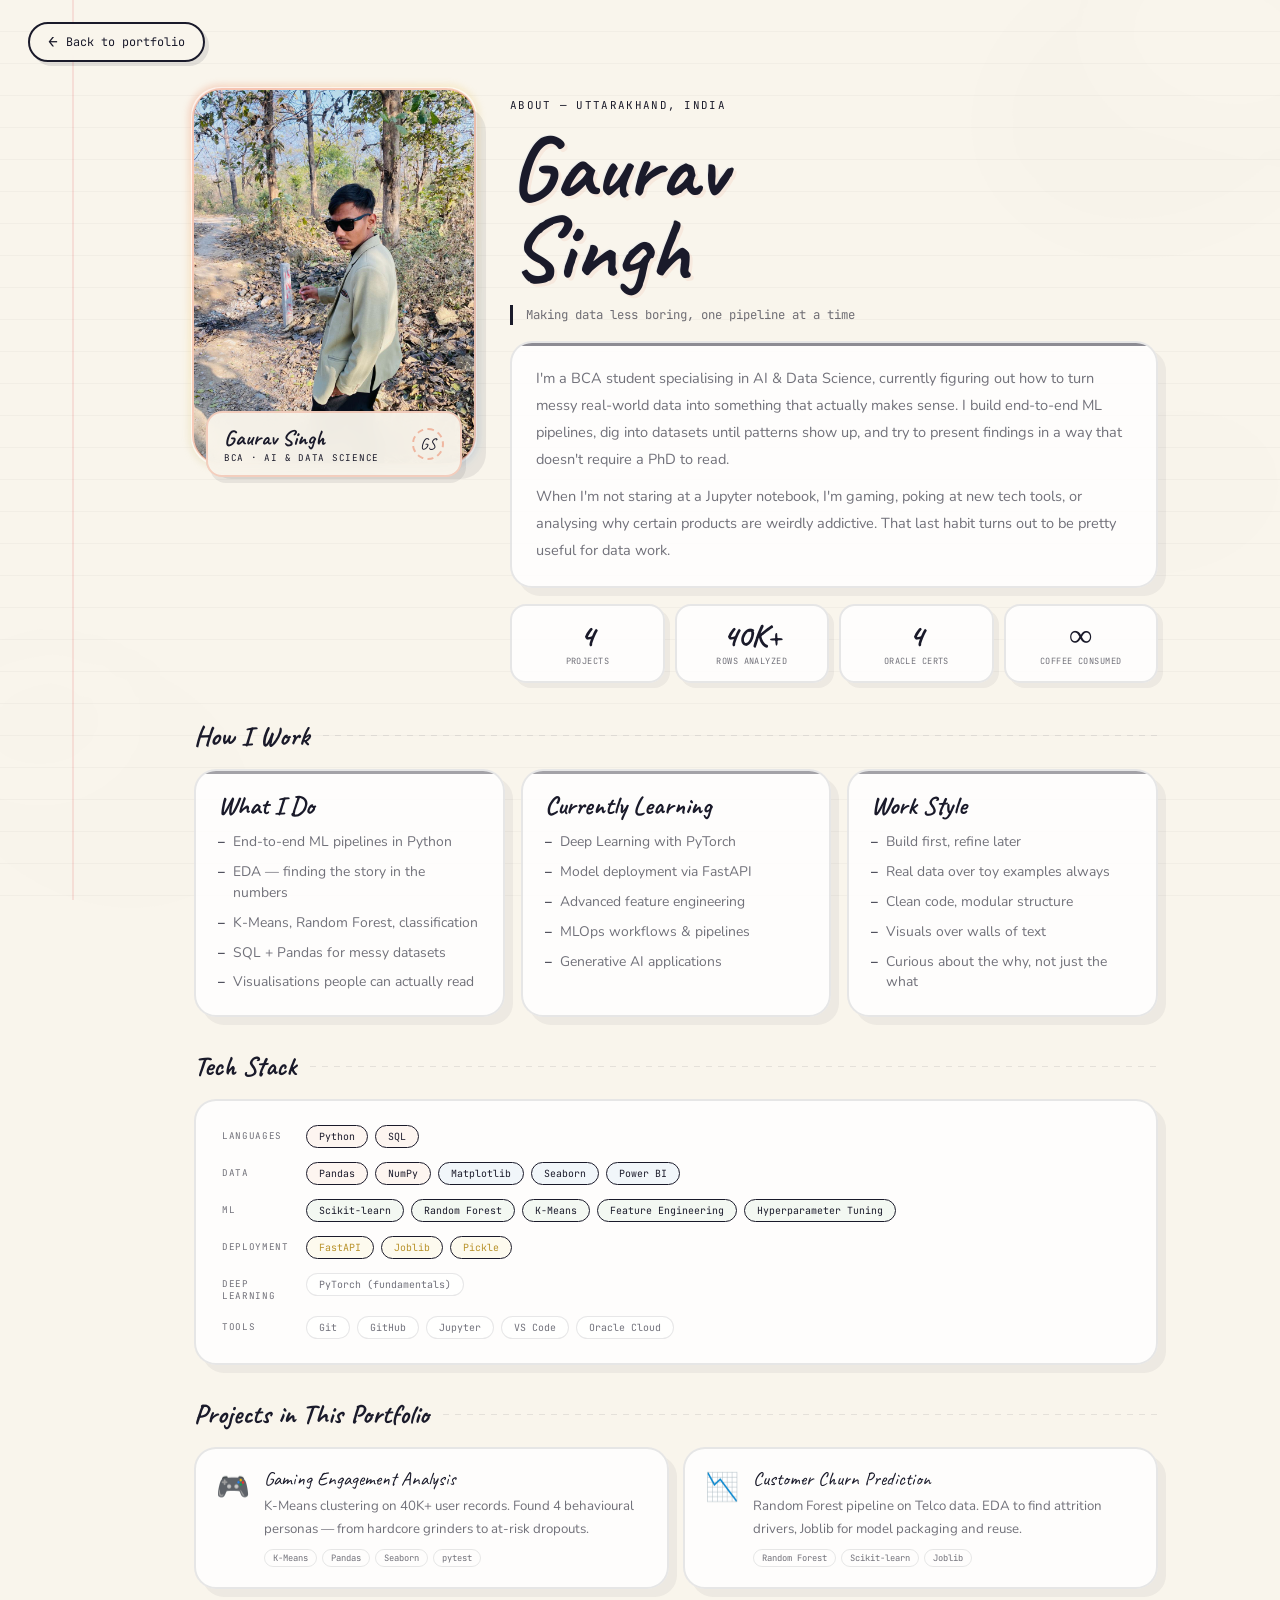
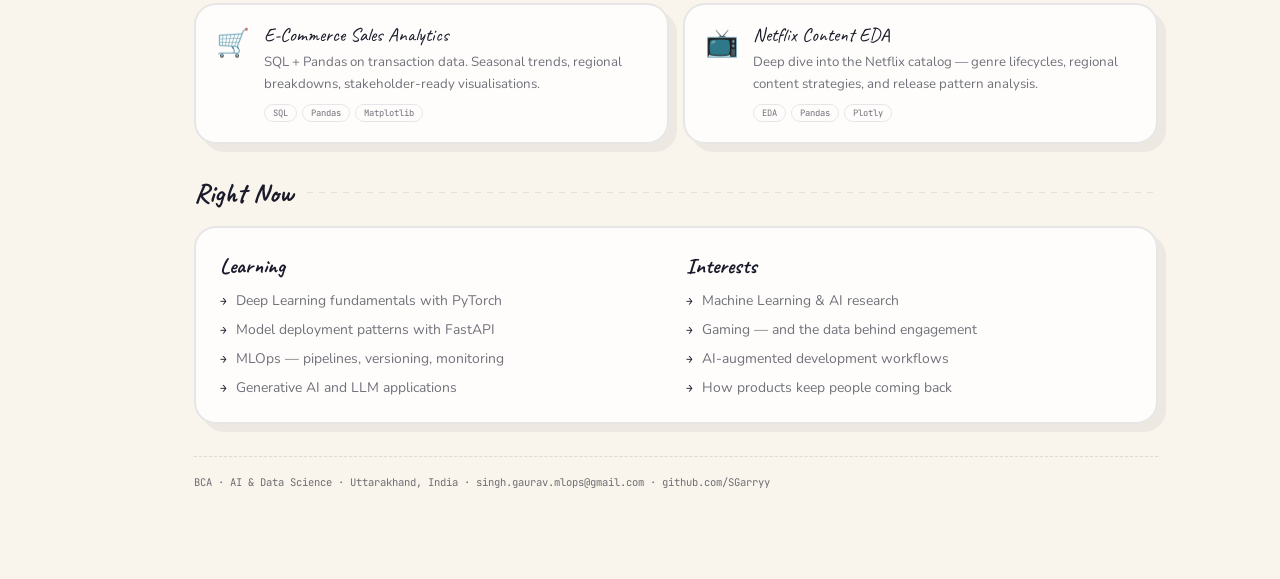
<file: pages/about.html>
﻿<!DOCTYPE html>
<html lang="en">
<head>
  <meta charset="UTF-8">
  <meta name="viewport" content="width=device-width, initial-scale=1.0">
  <title>About | Gaurav Singh</title>
  <link rel="preconnect" href="https://fonts.googleapis.com">
  <link rel="preconnect" href="https://fonts.gstatic.com" crossorigin>
  <link href="https://fonts.googleapis.com/css2?family=Caveat:wght@400;600;700&family=Nunito:wght@300;400;600;700&family=JetBrains+Mono:wght@400;500&display=swap" rel="stylesheet">
  <script>
    const savedMode = localStorage.getItem('portfolio:mode');
    document.documentElement.classList.add(savedMode === 'color' ? 'color-mode' : 'sketch-mode');
  </script>
  <style>
    *, *::before, *::after { margin: 0; padding: 0; box-sizing: border-box; }
    :root {
      --paper: #f9f5ec; --paper-2: #efe5d2;
      --ink: #1a1a2a; --muted: rgba(26,26,42,0.62);
      --line: rgba(26,26,42,0.1); --line-faint: rgba(26,26,42,0.07);
      --panel: rgba(255,255,255,0.82);
      --accent: #e8623a; --blue: #4a90d9; --green: #6baa75; --gold: #f0c040;
      --font-hand: 'Caveat', cursive;
      --font-body: 'Nunito', sans-serif;
      --font-mono: 'JetBrains Mono', monospace;
    }
    .color-mode { --paper: #f6f1e8; --paper-2: #f3e8d6; --panel: rgba(255,255,255,0.9); }
    .sketch-mode { --accent: #1a1a2a; --blue: #1a1a2a; --green: #1a1a2a; --gold: #1a1a2a; }
    html { scroll-behavior: smooth; }
    body {
      font-family: var(--font-body); color: var(--ink);
      background:
        radial-gradient(ellipse at 82% 0%, rgba(74,144,217,.1), transparent 40%),
        radial-gradient(ellipse at 8% 55%, rgba(232,98,58,.08), transparent 36%),
        radial-gradient(ellipse at 55% 95%, rgba(107,170,117,.07), transparent 32%),
        radial-gradient(ellipse at 40% 30%, rgba(240,192,64,.05), transparent 28%),
        var(--paper);
      min-height: 100vh; overflow-x: hidden;
    }
    .sketch-mode body { background: var(--paper); }

    /* ── NOTEBOOK TEXTURE ── */
    .page-lines {
      position: fixed; inset: 0; pointer-events: none; z-index: 0; opacity: 0.5;
      background-image: repeating-linear-gradient(
        to bottom, transparent 0px, transparent 31px,
        rgba(26,26,42,0.065) 31px, rgba(26,26,42,0.065) 32px
      );
    }
    .margin-line {
      position: fixed; top: 0; bottom: 0; left: 72px; width: 1.5px;
      background: rgba(220,70,70,.13); pointer-events: none; z-index: 0;
    }

    /* ── PAINT SPLATS (watercolor blobs) ── */
    .splat { position: fixed; pointer-events: none; z-index: 0; }
    .splat svg { display: block; }
    .splat-1 { top: -80px; right: -60px; width: 500px; opacity: .7; }
    .splat-2 { bottom: -40px; left: -80px; width: 420px; opacity: .6; }
    .splat-3 { top: 38%; right: -30px; width: 300px; opacity: .5; }
    .splat-4 { top: 22%; left: 8%; width: 200px; opacity: .4; }
    .sketch-mode .splat { filter: grayscale(1) opacity(.08); }

    /* ── FIXED BACK BUTTON ── */
    .back-btn {
      position: fixed; top: 22px; left: 28px; z-index: 9000;
      display: inline-flex; align-items: center; gap: 8px;
      padding: 10px 18px;
      border: 2px solid var(--ink); border-radius: 999px;
      color: var(--ink); text-decoration: none;
      font-family: var(--font-mono); font-size: 0.74rem;
      background: rgba(249,245,236,0.95); backdrop-filter: blur(12px);
      box-shadow: 4px 4px 0 rgba(26,26,42,.1);
      transition: padding .32s cubic-bezier(.4,0,.2,1), box-shadow .15s, transform .15s;
      overflow: hidden; white-space: nowrap;
    }
    .back-btn:hover { transform: translate(-2px,-2px); box-shadow: 6px 6px 0 rgba(26,26,42,.15); }
    .back-btn .btn-arrow { flex-shrink: 0; font-size: 1rem; line-height: 1; }
    .back-btn .btn-text {
      display: inline-block; max-width: 160px; overflow: hidden;
      transition: max-width .32s cubic-bezier(.4,0,.2,1), opacity .28s ease; opacity: 1;
    }
    .back-btn.collapsed { padding: 10px 13px; }
    .back-btn.collapsed .btn-text { max-width: 0; opacity: 0; }

    /* ── SCROLL TO TOP ── */
    .scroll-top {
      position: fixed; bottom: 28px; right: 28px; z-index: 9000;
      width: 44px; height: 44px; border: 2px solid var(--ink); border-radius: 50%;
      background: rgba(249,245,236,0.95); backdrop-filter: blur(12px);
      box-shadow: 4px 4px 0 rgba(26,26,42,.1);
      display: flex; align-items: center; justify-content: center;
      cursor: pointer; font-size: 1.1rem; color: var(--ink); font-family: inherit;
      transition: opacity .3s ease, transform .3s ease, box-shadow .15s;
      opacity: 0; transform: translateY(12px); pointer-events: none;
    }
    .scroll-top.visible { opacity: 1; transform: translateY(0); pointer-events: all; }
    .scroll-top:hover { transform: translateY(-2px); box-shadow: 6px 6px 0 rgba(26,26,42,.15); }

    /* ── PAGE ── */
    .page {
      position: relative; max-width: 1100px; margin: 0 auto;
      padding: 90px 32px 90px 104px; z-index: 1;
    }
    @media(max-width:640px){ .page { padding: 80px 18px 70px 18px; } .margin-line { display: none; } }

    /* ── HERO ── */
    .hero {
      display: grid;
      grid-template-columns: 280px 1fr;
      gap: 36px; align-items: start; margin-bottom: 36px;
    }
    @media(max-width:860px){ .hero { grid-template-columns: 1fr; } }

    /* PHOTO */
    .photo-wrap {
      position: relative;
    }
    /* painted canvas frame effect */
    .photo-frame {
      position: relative;
      border-radius: 28px;
      overflow: visible;
    }
    /* rough brush-stroke border via SVG filter + box shadow layers */
    .photo-frame::before {
      content: '';
      position: absolute; inset: -6px;
      border-radius: 32px;
      background: linear-gradient(135deg, rgba(232,98,58,.22) 0%, rgba(240,192,64,.18) 40%, rgba(74,144,217,.15) 100%);
      filter: blur(3px);
      z-index: -1;
    }
    .photo-frame::after {
      content: '';
      position: absolute; inset: -2px;
      border-radius: 30px;
      border: 2px solid rgba(232,98,58,.3);
      z-index: 1; pointer-events: none;
    }
    .photo-frame img {
      width: 100%; aspect-ratio: 3/4;
      object-fit: cover; object-position: center top;
      display: block; border-radius: 26px;
      box-shadow: 12px 16px 0 rgba(26,26,42,.08), 0 0 0 3px rgba(255,255,255,.6);
      position: relative; z-index: 0;
    }
    /* watercolor wash overlay on photo */
    .photo-frame .wash {
      position: absolute; inset: 0; border-radius: 26px; z-index: 1; pointer-events: none;
      background: linear-gradient(
        160deg,
        rgba(232,98,58,.07) 0%,
        transparent 40%,
        rgba(74,144,217,.05) 100%
      );
      mix-blend-mode: multiply;
    }
    .photo-badge {
      position: absolute; bottom: -14px; left: 12px; right: 12px; z-index: 2;
      background: rgba(249,245,236,0.96); backdrop-filter: blur(10px);
      border: 2px solid rgba(232,98,58,.25); border-radius: 16px;
      padding: 11px 16px;
      display: flex; align-items: center; justify-content: space-between;
      box-shadow: 4px 6px 0 rgba(26,26,42,.08);
    }
    .badge-name { font-family: var(--font-hand); font-size: 1.35rem; font-weight: 700; }
    .badge-role { font-family: var(--font-mono); font-size: 0.58rem; color: var(--accent); text-transform: uppercase; letter-spacing: .08em; margin-top: 1px; }
    .badge-dot {
      width: 32px; height: 32px; border-radius: 50%;
      border: 2px dashed rgba(232,98,58,.4);
      display: flex; align-items: center; justify-content: center;
      font-family: var(--font-hand); font-size: 1rem; color: var(--accent);
    }

    /* INTRO SIDE */
    .intro-side { display: flex; flex-direction: column; gap: 16px; padding-top: 8px; }

    .eyebrow {
      font-family: var(--font-mono); font-size: 0.68rem;
      color: var(--accent); text-transform: uppercase; letter-spacing: .12em;
    }
    .big-name {
      font-family: var(--font-hand);
      font-size: clamp(3.2rem, 7vw, 5.8rem);
      line-height: .9; color: var(--ink);
      /* painted text feel */
      text-shadow: 3px 3px 0 rgba(232,98,58,.08), -1px -1px 0 rgba(74,144,217,.06);
    }
    .tagline {
      font-family: var(--font-mono); font-size: 0.77rem; color: var(--muted);
      border-left: 3px solid var(--accent); padding-left: 13px;
      line-height: 1.6;
    }

    /* BIO PANEL */
    .bio-panel {
      background: var(--panel); border: 2px solid var(--line); border-radius: 22px;
      padding: 22px 24px; box-shadow: 8px 8px 0 rgba(26,26,42,.05);
      transition: transform .2s, box-shadow .2s; position: relative; overflow: hidden;
    }
    .bio-panel::before {
      content: '';
      position: absolute; top: 0; left: 0; right: 0; height: 3px;
      background: linear-gradient(90deg, var(--accent), var(--blue), var(--green));
      opacity: .5;
    }
    .bio-panel:hover { transform: translateY(-2px); box-shadow: 10px 12px 0 rgba(26,26,42,.08); }
    .bio-panel p { color: var(--muted); line-height: 1.85; font-size: .91rem; }
    .bio-panel p + p { margin-top: 10px; }

    /* STATS ROW */
    .stats-row { display: grid; grid-template-columns: repeat(4, 1fr); gap: 10px; }
    @media(max-width:500px){ .stats-row { grid-template-columns: repeat(2,1fr); } }
    .stat {
      background: var(--panel); border: 2px solid var(--line); border-radius: 16px;
      padding: 14px 10px; box-shadow: 5px 5px 0 rgba(26,26,42,.05);
      text-align: center; transition: transform .18s, box-shadow .18s;
    }
    .stat:hover { transform: translateY(-3px); box-shadow: 7px 9px 0 rgba(26,26,42,.08); }
    .stat-num { font-family: var(--font-hand); font-size: 2rem; font-weight: 700; color: var(--accent); line-height: 1; }
    .stat-lbl { font-family: var(--font-mono); font-size: 0.54rem; color: var(--muted); margin-top: 3px; text-transform: uppercase; letter-spacing: .05em; }

    /* ── SECTION LABEL ── */
    .section-label {
      font-family: var(--font-hand); font-size: 1.7rem; font-weight: 700;
      margin-bottom: 16px; display: flex; align-items: center; gap: 14px; color: var(--ink);
    }
    .section-label::after {
      content: ''; flex: 1; height: 1px;
      background: repeating-linear-gradient(90deg, rgba(26,26,42,.09) 0, rgba(26,26,42,.09) 6px, transparent 6px, transparent 12px);
    }

    /* ── THREE CARDS ── */
    .three-grid { display: grid; grid-template-columns: repeat(3,1fr); gap: 16px; margin-bottom: 32px; }
    @media(max-width:860px){ .three-grid { grid-template-columns: 1fr; } }
    .grid-card {
      background: var(--panel); border: 2px solid var(--line); border-radius: 22px;
      padding: 22px; box-shadow: 8px 8px 0 rgba(26,26,42,.05);
      transition: transform .2s, box-shadow .2s; position: relative; overflow: hidden;
    }
    .grid-card:nth-child(1)::after { content:''; position:absolute; top:0; left:0; right:0; height:3px; background:var(--accent); opacity:.4; }
    .grid-card:nth-child(2)::after { content:''; position:absolute; top:0; left:0; right:0; height:3px; background:var(--blue); opacity:.4; }
    .grid-card:nth-child(3)::after { content:''; position:absolute; top:0; left:0; right:0; height:3px; background:var(--green); opacity:.4; }
    .grid-card:hover { transform: translateY(-3px); box-shadow: 10px 12px 0 rgba(26,26,42,.08); }
    .grid-card h2 { font-family: var(--font-hand); font-size: 1.6rem; margin-bottom: 14px; line-height: 1; }
    .grid-card ul { padding: 0; list-style: none; display: flex; flex-direction: column; gap: 9px; }
    .grid-card li { font-size: .87rem; color: var(--muted); line-height: 1.5; display: flex; align-items: flex-start; gap: 8px; }
    .grid-card li::before { content: '—'; color: var(--accent); font-family: var(--font-mono); flex-shrink: 0; font-size: .7rem; margin-top: 2px; }

    /* ── SKILLS ── */
    .skills-panel {
      background: var(--panel); border: 2px solid var(--line); border-radius: 22px;
      padding: 24px 26px; box-shadow: 8px 8px 0 rgba(26,26,42,.05);
      margin-bottom: 32px;
    }
    .skill-groups { display: flex; flex-direction: column; gap: 14px; }
    .skill-row { display: flex; align-items: flex-start; gap: 12px; flex-wrap: wrap; }
    .skill-cat { font-family: var(--font-mono); font-size: .58rem; color: var(--muted); text-transform: uppercase; letter-spacing: .07em; width: 72px; flex-shrink: 0; padding-top: 5px; }
    .pills { display: flex; flex-wrap: wrap; gap: 7px; }
    .pill { font-family: var(--font-mono); font-size: .62rem; padding: 4px 12px; border-radius: 999px; border: 1.5px solid var(--line); color: var(--muted); background: rgba(255,255,255,.55); transition: transform .12s, box-shadow .12s; }
    .pill:hover { transform: scale(1.07); box-shadow: 2px 2px 0 rgba(26,26,42,.08); }
    .pill.a { border-color: var(--accent); color: var(--accent); background: rgba(232,98,58,.06); }
    .pill.b { border-color: var(--blue); color: var(--blue); background: rgba(74,144,217,.07); }
    .pill.g { border-color: var(--green); color: var(--green); background: rgba(107,170,117,.07); }
    .pill.y { border-color: var(--gold); color: #b8922a; background: rgba(240,192,64,.07); }

    /* ── PROJECT CARDS ── */
    .two-col { display: grid; grid-template-columns: 1fr 1fr; gap: 14px; margin-bottom: 32px; }
    @media(max-width:640px){ .two-col { grid-template-columns: 1fr; } }
    .build-card {
      background: var(--panel); border: 2px solid var(--line); border-radius: 22px;
      padding: 20px; box-shadow: 8px 8px 0 rgba(26,26,42,.05);
      transition: transform .2s, box-shadow .2s;
      display: flex; gap: 14px; align-items: flex-start;
    }
    .build-card:hover { transform: translateY(-2px); box-shadow: 10px 12px 0 rgba(26,26,42,.08); }
    .build-icon { font-size: 1.7rem; flex-shrink: 0; }
    .build-title { font-family: var(--font-hand); font-size: 1.2rem; margin-bottom: 5px; line-height: 1.1; }
    .build-text { font-size: .83rem; color: var(--muted); line-height: 1.7; }
    .build-tags { display: flex; flex-wrap: wrap; gap: 5px; margin-top: 8px; }
    .build-tag { font-family: var(--font-mono); font-size: .55rem; padding: 2px 8px; border-radius: 999px; border: 1px solid var(--line); color: var(--muted); }

    /* ── CURRENTLY SECTION ── */
    .currently-wrap {
      background: var(--panel); border: 2px solid var(--line); border-radius: 22px;
      padding: 24px; box-shadow: 8px 8px 0 rgba(26,26,42,.05);
      margin-bottom: 32px;
      display: grid; grid-template-columns: 1fr 1fr; gap: 20px;
    }
    @media(max-width:640px){ .currently-wrap { grid-template-columns: 1fr; } }
    .currently-col h3 { font-family: var(--font-hand); font-size: 1.35rem; margin-bottom: 12px; }
    .currently-list { list-style: none; padding: 0; display: flex; flex-direction: column; gap: 8px; }
    .currently-list li { font-size: .87rem; color: var(--muted); display: flex; gap: 9px; align-items: flex-start; line-height: 1.5; }
    .currently-list li::before { content: '→'; color: var(--accent); font-family: var(--font-mono); font-size: .7rem; flex-shrink: 0; margin-top: 2px; }

    /* ── FOOTER NOTE ── */
    .footer-note {
      font-family: var(--font-mono); font-size: .66rem; color: var(--muted);
      border-top: 1px dashed rgba(26,26,42,.12); padding-top: 18px; margin-top: 8px;
    }
  </style>
</head>
<body>

  <!-- WATERCOLOR PAINT SPLATS -->
  <div class="splat splat-1">
    <svg viewBox="0 0 500 500" xmlns="http://www.w3.org/2000/svg">
      <filter id="blur1"><feGaussianBlur stdDeviation="28"/></filter>
      <ellipse cx="320" cy="180" rx="200" ry="160" fill="rgba(232,98,58,0.13)" filter="url(#blur1)" transform="rotate(-20 320 180)"/>
      <ellipse cx="380" cy="120" rx="120" ry="90" fill="rgba(240,192,64,0.1)" filter="url(#blur1)" transform="rotate(15 380 120)"/>
    </svg>
  </div>
  <div class="splat splat-2">
    <svg viewBox="0 0 420 420" xmlns="http://www.w3.org/2000/svg">
      <filter id="blur2"><feGaussianBlur stdDeviation="32"/></filter>
      <ellipse cx="180" cy="260" rx="180" ry="140" fill="rgba(74,144,217,0.1)" filter="url(#blur2)" transform="rotate(25 180 260)"/>
      <ellipse cx="120" cy="200" rx="100" ry="80" fill="rgba(107,170,117,0.09)" filter="url(#blur2)"/>
    </svg>
  </div>
  <div class="splat splat-3">
    <svg viewBox="0 0 300 300" xmlns="http://www.w3.org/2000/svg">
      <filter id="blur3"><feGaussianBlur stdDeviation="22"/></filter>
      <ellipse cx="160" cy="150" rx="130" ry="100" fill="rgba(107,170,117,0.09)" filter="url(#blur3)" transform="rotate(-10 160 150)"/>
    </svg>
  </div>
  <div class="splat splat-4">
    <svg viewBox="0 0 200 200" xmlns="http://www.w3.org/2000/svg">
      <filter id="blur4"><feGaussianBlur stdDeviation="18"/></filter>
      <ellipse cx="100" cy="100" rx="90" ry="70" fill="rgba(240,192,64,0.08)" filter="url(#blur4)" transform="rotate(30 100 100)"/>
    </svg>
  </div>

  <div class="page-lines"></div>
  <div class="margin-line"></div>

  <!-- FIXED BACK -->
  <a class="back-btn" id="backBtn" href="../index.html#about">
    <span class="btn-arrow">←</span>
    <span class="btn-text">Back to portfolio</span>
  </a>

  <!-- SCROLL TO TOP -->
  <button class="scroll-top" id="scrollTop" aria-label="Back to top">↑</button>

  <main class="page">

    <!-- ── HERO ── -->
    <section class="hero">
      <div class="photo-wrap">
        <div class="photo-frame">
          <img src="../assets/images/pic.jpeg" alt="Gaurav Singh">
          <div class="wash"></div>
        </div>
        <div class="photo-badge">
          <div>
            <div class="badge-name">Gaurav Singh</div>
            <div class="badge-role">BCA · AI &amp; Data Science</div>
          </div>
          <div class="badge-dot">GS</div>
        </div>
      </div>

      <div class="intro-side">
        <div class="eyebrow">About — Uttarakhand, India</div>
        <h1 class="big-name">Gaurav<br>Singh</h1>
        <div class="tagline">Making data less boring, one pipeline at a time</div>

        <article class="bio-panel">
          <p>I'm a BCA student specialising in AI & Data Science, currently figuring out how to turn messy real-world data into something that actually makes sense. I build end-to-end ML pipelines, dig into datasets until patterns show up, and try to present findings in a way that doesn't require a PhD to read.</p>
          <p>When I'm not staring at a Jupyter notebook, I'm gaming, poking at new tech tools, or analysing why certain products are weirdly addictive. That last habit turns out to be pretty useful for data work.</p>
        </article>

        <div class="stats-row">
          <div class="stat"><div class="stat-num">4</div><div class="stat-lbl">Projects</div></div>
          <div class="stat"><div class="stat-num">40K+</div><div class="stat-lbl">Rows analyzed</div></div>
          <div class="stat"><div class="stat-num">4</div><div class="stat-lbl">Oracle certs</div></div>
          <div class="stat"><div class="stat-num">∞</div><div class="stat-lbl">Coffee consumed</div></div>
        </div>
      </div>
    </section>

    <!-- ── FOCUS / LEARNING / STYLE ── -->
    <div class="section-label">How I Work</div>
    <section class="three-grid">
      <article class="grid-card">
        <h2>What I Do</h2>
        <ul>
          <li>End-to-end ML pipelines in Python</li>
          <li>EDA — finding the story in the numbers</li>
          <li>K-Means, Random Forest, classification</li>
          <li>SQL + Pandas for messy datasets</li>
          <li>Visualisations people can actually read</li>
        </ul>
      </article>
      <article class="grid-card">
        <h2>Currently Learning</h2>
        <ul>
          <li>Deep Learning with PyTorch</li>
          <li>Model deployment via FastAPI</li>
          <li>Advanced feature engineering</li>
          <li>MLOps workflows &amp; pipelines</li>
          <li>Generative AI applications</li>
        </ul>
      </article>
      <article class="grid-card">
        <h2>Work Style</h2>
        <ul>
          <li>Build first, refine later</li>
          <li>Real data over toy examples always</li>
          <li>Clean code, modular structure</li>
          <li>Visuals over walls of text</li>
          <li>Curious about the why, not just the what</li>
        </ul>
      </article>
    </section>

    <!-- ── SKILLS ── -->
    <div class="section-label">Tech Stack</div>
    <div class="skills-panel">
      <div class="skill-groups">
        <div class="skill-row">
          <div class="skill-cat">Languages</div>
          <div class="pills">
            <span class="pill a">Python</span>
            <span class="pill a">SQL</span>
          </div>
        </div>
        <div class="skill-row">
          <div class="skill-cat">Data</div>
          <div class="pills">
            <span class="pill a">Pandas</span>
            <span class="pill a">NumPy</span>
            <span class="pill b">Matplotlib</span>
            <span class="pill b">Seaborn</span>
            <span class="pill b">Power BI</span>
          </div>
        </div>
        <div class="skill-row">
          <div class="skill-cat">ML</div>
          <div class="pills">
            <span class="pill g">Scikit-learn</span>
            <span class="pill g">Random Forest</span>
            <span class="pill g">K-Means</span>
            <span class="pill g">Feature Engineering</span>
            <span class="pill g">Hyperparameter Tuning</span>
          </div>
        </div>
        <div class="skill-row">
          <div class="skill-cat">Deployment</div>
          <div class="pills">
            <span class="pill y">FastAPI</span>
            <span class="pill y">Joblib</span>
            <span class="pill y">Pickle</span>
          </div>
        </div>
        <div class="skill-row">
          <div class="skill-cat">Deep Learning</div>
          <div class="pills">
            <span class="pill">PyTorch (fundamentals)</span>
          </div>
        </div>
        <div class="skill-row">
          <div class="skill-cat">Tools</div>
          <div class="pills">
            <span class="pill">Git</span>
            <span class="pill">GitHub</span>
            <span class="pill">Jupyter</span>
            <span class="pill">VS Code</span>
            <span class="pill">Oracle Cloud</span>
          </div>
        </div>
      </div>
    </div>

    <!-- ── PROJECTS ── -->
    <div class="section-label">Projects in This Portfolio</div>
    <div class="two-col">
      <article class="build-card">
        <div class="build-icon">🎮</div>
        <div>
          <div class="build-title">Gaming Engagement Analysis</div>
          <div class="build-text">K-Means clustering on 40K+ user records. Found 4 behavioural personas — from hardcore grinders to at-risk dropouts.</div>
          <div class="build-tags">
            <span class="build-tag">K-Means</span><span class="build-tag">Pandas</span><span class="build-tag">Seaborn</span><span class="build-tag">pytest</span>
          </div>
        </div>
      </article>
      <article class="build-card">
        <div class="build-icon">📉</div>
        <div>
          <div class="build-title">Customer Churn Prediction</div>
          <div class="build-text">Random Forest pipeline on Telco data. EDA to find attrition drivers, Joblib for model packaging and reuse.</div>
          <div class="build-tags">
            <span class="build-tag">Random Forest</span><span class="build-tag">Scikit-learn</span><span class="build-tag">Joblib</span>
          </div>
        </div>
      </article>
      <article class="build-card">
        <div class="build-icon">🛒</div>
        <div>
          <div class="build-title">E-Commerce Sales Analytics</div>
          <div class="build-text">SQL + Pandas on transaction data. Seasonal trends, regional breakdowns, stakeholder-ready visualisations.</div>
          <div class="build-tags">
            <span class="build-tag">SQL</span><span class="build-tag">Pandas</span><span class="build-tag">Matplotlib</span>
          </div>
        </div>
      </article>
      <article class="build-card">
        <div class="build-icon">📺</div>
        <div>
          <div class="build-title">Netflix Content EDA</div>
          <div class="build-text">Deep dive into the Netflix catalog — genre lifecycles, regional content strategies, and release pattern analysis.</div>
          <div class="build-tags">
            <span class="build-tag">EDA</span><span class="build-tag">Pandas</span><span class="build-tag">Plotly</span>
          </div>
        </div>
      </article>
    </div>

    <!-- ── CURRENTLY ── -->
    <div class="section-label">Right Now</div>
    <div class="currently-wrap">
      <div class="currently-col">
        <h3>Learning</h3>
        <ul class="currently-list">
          <li>Deep Learning fundamentals with PyTorch</li>
          <li>Model deployment patterns with FastAPI</li>
          <li>MLOps — pipelines, versioning, monitoring</li>
          <li>Generative AI and LLM applications</li>
        </ul>
      </div>
      <div class="currently-col">
        <h3>Interests</h3>
        <ul class="currently-list">
          <li>Machine Learning &amp; AI research</li>
          <li>Gaming — and the data behind engagement</li>
          <li>AI-augmented development workflows</li>
          <li>How products keep people coming back</li>
        </ul>
      </div>
    </div>

    <p class="footer-note">BCA · AI &amp; Data Science · Uttarakhand, India · singh.gaurav.mlops@gmail.com · github.com/SGarryy</p>

  </main>

  <script>
    const backBtn = document.getElementById('backBtn');
    const scrollTopBtn = document.getElementById('scrollTop');
    window.addEventListener('scroll', () => {
      backBtn.classList.toggle('collapsed', window.scrollY > 60);
      scrollTopBtn.classList.toggle('visible', window.scrollY > 300);
    }, { passive: true });
    scrollTopBtn.addEventListener('click', () => window.scrollTo({ top: 0, behavior: 'smooth' }));
  </script>
</body>
</html>
</file>
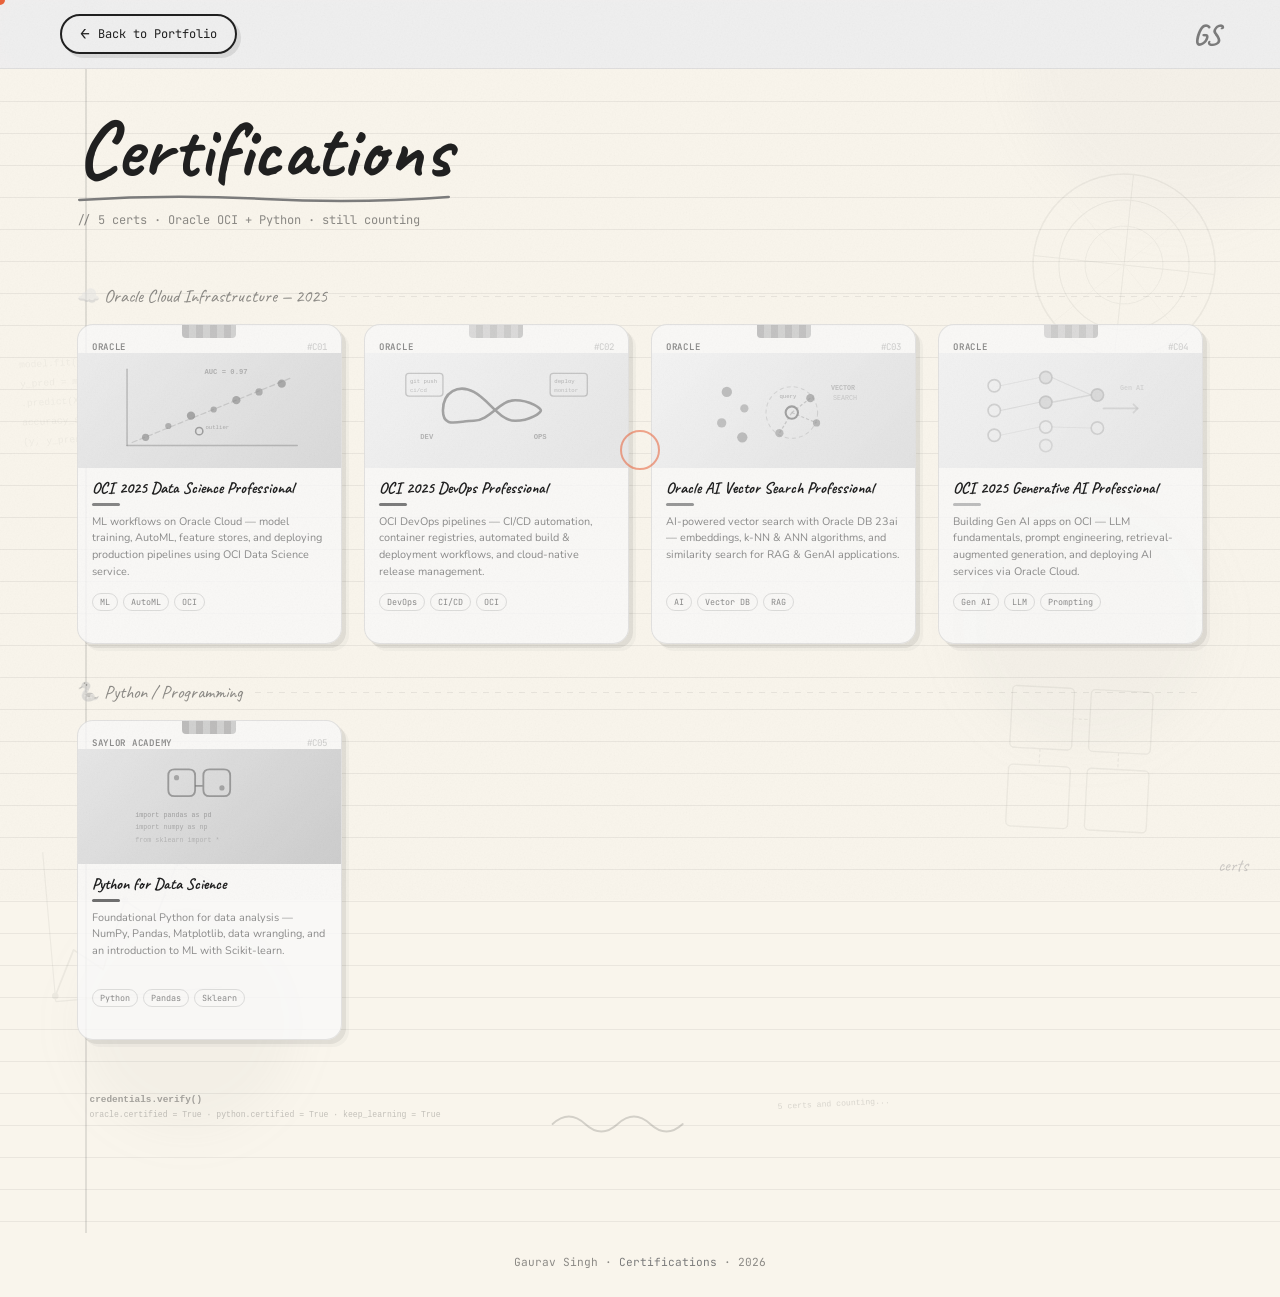
<file: pages/certifications.html>
<!DOCTYPE html>
<html lang="en">
<head>
  <meta charset="UTF-8"/>
  <meta name="viewport" content="width=device-width, initial-scale=1.0"/>
  <title>Certifications — Gaurav Singh</title>
  <link rel="icon" href="data:image/svg+xml,<svg xmlns='http://www.w3.org/2000/svg' viewBox='0 0 100 100'><rect width='100' height='100' rx='20' fill='%231A1A2A'/><text y='.9em' font-size='68' font-family='serif' x='8' fill='%23E8623A'>G</text></svg>"/>
  <link rel="preconnect" href="https://fonts.googleapis.com">
  <link rel="preconnect" href="https://fonts.gstatic.com" crossorigin>
  <link href="https://fonts.googleapis.com/css2?family=Caveat:wght@400;600;700&family=Nunito:wght@300;400;600;700&family=JetBrains+Mono:wght@400;500&display=swap" rel="stylesheet">
  <style>
    *, *::before, *::after { margin:0; padding:0; box-sizing:border-box; }
    :root {
      --paper:#F9F5EC; --ink:#1A1A2A; --ink-mid:rgba(26,26,42,0.5);
      --ink-faint:rgba(26,26,42,0.08); --ink-line:rgba(26,26,42,0.07);
      --accent:#E8623A; --accent2:#4A90D9; --accent3:#6BAA75; --gold:#F0C040;
      --font-hand:'Caveat',cursive; --font-body:'Nunito',sans-serif; --font-mono:'JetBrains Mono',monospace;
      --ease: cubic-bezier(0.23,1,0.32,1);
    }
    html { scroll-behavior:smooth; }
    body { font-family:var(--font-body); background:var(--paper); color:var(--ink); overflow-x:hidden; min-height:100vh; cursor:none; }
    body.sketch-mode .certs-page, body.sketch-mode .navbar, body.sketch-mode .footer { filter:grayscale(1) contrast(0.95); }
    @media(hover:none){ body{cursor:auto;} .cursor-dot,.cursor-ring{display:none!important;} }

    /* ── GRAIN ── */
    #grain-overlay { position:fixed; inset:0; pointer-events:none; z-index:9000; opacity:0; transition:opacity .45s;
      background:url("data:image/svg+xml,%3Csvg xmlns='http://www.w3.org/2000/svg' width='300' height='300'%3E%3Cfilter id='n'%3E%3CfeTurbulence type='fractalNoise' baseFrequency='0.65' numOctaves='3' stitchTiles='stitch'/%3E%3CfeColorMatrix type='saturate' values='0'/%3E%3C/filter%3E%3Crect width='300' height='300' filter='url(%23n)' opacity='0.055'/%3E%3C/svg%3E");
      mix-blend-mode:multiply; }
    body.sketch-mode #grain-overlay { opacity:1; }

    /* ── CURSOR ── */
    .cursor-dot { width:10px; height:10px; background:var(--accent); border-radius:50%; position:fixed; top:0; left:0; pointer-events:none; z-index:99999; transform:translate(-50%,-50%); transition:width .2s,height .2s,background .4s; }
    .cursor-ring { width:40px; height:40px; border:2px solid var(--accent); border-radius:50%; position:fixed; top:0; left:0; pointer-events:none; z-index:99998; transform:translate(-50%,-50%); opacity:.55; transition:width .25s,height .25s,opacity .2s,border-color .4s; }
    .cursor-ring.exp { width:60px; height:60px; opacity:.3; }

    /* ── NAVBAR ── */
    .navbar { position:fixed; top:0; left:0; right:0; z-index:1000; display:flex; align-items:center; justify-content:space-between; padding:14px clamp(20px,5vw,60px); background:rgba(249,245,236,.92); backdrop-filter:blur(14px); border-bottom:1.5px solid var(--ink-faint); }
    .nav-logo { font-family:var(--font-hand); font-size:1.8rem; font-weight:700; color:var(--accent); text-decoration:none; }
    .nav-back {
      font-family:var(--font-mono); font-size:.75rem; color:var(--ink);
      text-decoration:none; display:flex; align-items:center; gap:8px;
      border:2px solid var(--ink); border-radius:999px;
      padding:10px 18px; transition:padding .3s ease,box-shadow .15s,transform .15s;
      background:rgba(249,245,236,0.94); backdrop-filter:blur(10px);
      box-shadow:4px 4px 0 rgba(26,26,42,.1);
      overflow:hidden; white-space:nowrap;
    }
    .nav-back:hover { transform:translate(-2px,-2px); box-shadow:6px 6px 0 rgba(26,26,42,.14); }
    .nav-back .btn-arrow { flex-shrink:0; font-size:1rem; line-height:1; }
    .nav-back .btn-text { display:inline-block; max-width:160px; overflow:hidden; transition:max-width .35s ease,opacity .3s ease; opacity:1; }
    .nav-back.collapsed { padding:10px 13px; }
    .nav-back.collapsed .btn-text { max-width:0; opacity:0; }

    /* SCROLL TO TOP */
    .scroll-top{
      position:fixed;bottom:28px;right:28px;z-index:9001;
      width:44px;height:44px;border:2px solid var(--ink);border-radius:50%;
      background:rgba(249,245,236,0.94);backdrop-filter:blur(10px);
      box-shadow:4px 4px 0 rgba(26,26,42,.1);
      display:flex;align-items:center;justify-content:center;
      cursor:pointer;font-size:1.1rem;color:var(--ink);
      transition:opacity .3s ease,transform .3s ease,box-shadow .15s;
      opacity:0;transform:translateY(12px);pointer-events:none;font-family:inherit;
    }
    .scroll-top.visible{opacity:1;transform:translateY(0);pointer-events:all;}
    .scroll-top:hover{transform:translateY(-2px);box-shadow:6px 6px 0 rgba(26,26,42,.14);}

    /* ── PAGE ── */
    .certs-page { position:relative; padding:clamp(86px,10vw,110px) clamp(24px,6vw,80px) clamp(50px,7vw,80px); }

    /* ── BG DOODLES ── */
    .page-lines { position:absolute; inset:0; pointer-events:none; z-index:0; background-image:repeating-linear-gradient(to bottom,transparent 0px,transparent 31px,var(--ink-line) 31px,var(--ink-line) 32px); background-position:0 70px; }
    .margin-line { position:absolute; top:0; bottom:0; left:clamp(48px,7vw,85px); width:1.5px; background:rgba(220,80,80,.18); pointer-events:none; z-index:1; }
    .ink-splat { position:absolute; pointer-events:none; border-radius:50%; filter:blur(22px); z-index:0; }
    .splat-a { width:320px; height:320px; background:rgba(240,192,64,.07); top:-100px; right:-60px; }
    .splat-b { width:220px; height:220px; background:rgba(74,144,217,.06); bottom:8%; left:6%; }
    .splat-c { width:260px; height:260px; background:rgba(107,170,117,.05); top:40%; right:5%; }

    .bg-doodles { position:absolute; inset:0; pointer-events:none; z-index:0; overflow:hidden; }
    .bg-doodle { position:absolute; color:var(--ink); opacity:.055; }

    /* ── HEADING ── */
    .page-heading-wrap { position:relative; z-index:2; margin-bottom:clamp(18px,3vw,32px); display:inline-block; }
    .page-heading { font-family:var(--font-hand); font-size:clamp(2.6rem,7vw,5rem); font-weight:700; color:var(--ink); line-height:1; display:block; }
    .heading-underline { display:block; width:100%; height:12px; color:var(--accent); margin-top:2px; }
    .page-subheading { font-family:var(--font-mono); font-size:.75rem; color:var(--ink-mid); margin-top:8px; display:block; }

    /* ── SECTION LABEL ── */
    .section-label { position:relative; z-index:2; font-family:var(--font-hand); font-size:1.15rem; color:var(--ink-mid); margin:24px 0 16px; display:flex; align-items:center; gap:12px; }
    .section-label::after { content:''; flex:1; height:1px; background:repeating-linear-gradient(90deg,var(--ink-faint) 0,var(--ink-faint) 6px,transparent 6px,transparent 12px); }

    /* ── GRID ── */
    .certs-grid { position:relative; z-index:2; display:grid; grid-template-columns:repeat(4,1fr); gap:clamp(14px,2vw,22px); width:100%; }
    .python-grid { grid-template-columns:repeat(4,1fr); }

    /* ── CERT SCENE ── */
    .cert-scene { min-height:320px; }

    /* ── CERT CARD ── */
    .cert-card {
      width:100%; height:100%; min-height:320px;
      position:relative; border-radius:16px;
      border:1.5px solid rgba(26,26,42,.1);
      background:rgba(255,255,255,.82);
      box-shadow:4px 4px 0 rgba(26,26,42,.08),7px 7px 0 rgba(26,26,42,.03);
      overflow:hidden; cursor:none;
      display:flex; flex-direction:column;
      transition:box-shadow .3s, transform .08s ease-out;
    }
    .cert-card:hover { box-shadow:0 22px 55px rgba(26,26,42,.14),0 8px 22px rgba(232,98,58,.1); }
    .cert-card::after { content:''; position:absolute; inset:0; border-radius:16px; background:linear-gradient(115deg,transparent 20%,rgba(255,255,255,.08) 30%,rgba(232,98,58,.06) 42%,rgba(74,144,217,.07) 54%,rgba(107,170,117,.06) 66%,transparent 76%); opacity:0; transition:opacity .3s; pointer-events:none; z-index:5; }
    .cert-card:hover::after { opacity:1; }

    /* ── TAPE ── */
    .cert-tape { position:absolute; top:0; left:50%; transform:translateX(-50%); width:54px; height:13px; border-radius:0 0 4px 4px; z-index:3; opacity:.85; }
    .tape-orange { background:repeating-linear-gradient(90deg,rgba(240,192,64,.6) 0,rgba(240,192,64,.6) 7px,rgba(232,98,58,.4) 7px,rgba(232,98,58,.4) 14px); }
    .tape-blue   { background:repeating-linear-gradient(90deg,rgba(74,144,217,.55) 0,rgba(74,144,217,.55) 7px,rgba(107,170,117,.45) 7px,rgba(107,170,117,.45) 14px); }
    .tape-purple { background:repeating-linear-gradient(90deg,rgba(155,89,182,.5) 0,rgba(155,89,182,.5) 7px,rgba(74,144,217,.4) 7px,rgba(74,144,217,.4) 14px); }

    .cert-topbar { display:flex; align-items:center; justify-content:space-between; padding:16px 14px 0; font-family:var(--font-mono); font-size:.57rem; color:var(--ink-mid); z-index:1; }
    .cert-issuer { font-weight:600; text-transform:uppercase; letter-spacing:.08em; }
    .cert-num { opacity:.4; }

    .cert-art { width:100%; height:115px; display:flex; align-items:center; justify-content:center; padding:8px 14px; flex-shrink:0; }
    .cert-art svg { width:100%; height:100%; }
    .cert-ds     .cert-art { background:linear-gradient(135deg,#e8f4fd,#cce0f8); }
    .cert-devops .cert-art { background:linear-gradient(135deg,#fff8f0,#fde8d8); }
    .cert-ai     .cert-art { background:linear-gradient(135deg,#f0fdf4,#ccf0d8); }
    .cert-genai  .cert-art { background:linear-gradient(135deg,#fdf8e8,#f8edbb); }
    .cert-python .cert-art { background:linear-gradient(135deg,#f3e8ff,#e0c8ff); }

    .cert-body { padding:10px 14px 14px; flex:1; display:flex; flex-direction:column; }
    .cert-name { font-family:var(--font-hand); font-size:1rem; font-weight:700; color:var(--ink); line-height:1.25; margin-bottom:5px; }
    .cert-dash { width:28px; height:2.5px; border-radius:2px; margin-bottom:8px; flex-shrink:0; }
    .cert-overview { font-family:var(--font-body); font-size:.68rem; color:var(--ink-mid); line-height:1.55; flex:1; margin-bottom:8px; }
    .cert-tags { display:flex; gap:5px; flex-wrap:wrap; margin-top:auto; }
    .cert-tag { font-family:var(--font-mono); font-size:.53rem; padding:2px 7px; border-radius:20px; border:1px solid rgba(26,26,42,.13); color:var(--ink-mid); }

    /* ── CLICK HINT ── */
    .cert-hint { font-family:var(--font-mono); font-size:.55rem; color:var(--accent); opacity:0; margin-top:6px; transition:opacity .2s; }
    .cert-scene:hover .cert-hint { opacity:.7; }

    /* ── MODAL ── */
    .modal-overlay {
      position:fixed; inset:0; z-index:10000;
      background:rgba(26,26,42,.55); backdrop-filter:blur(8px);
      display:flex; align-items:center; justify-content:center;
      padding:clamp(16px,4vw,40px);
      opacity:0; pointer-events:none;
      transition:opacity .3s var(--ease);
    }
    .modal-overlay.open { opacity:1; pointer-events:all; }

    .modal-box {
      background:var(--paper);
      border-radius:20px;
      border:1.5px solid rgba(26,26,42,.1);
      box-shadow:0 40px 100px rgba(26,26,42,.25),0 8px 30px rgba(26,26,42,.12);
      max-width:680px; width:100%;
      max-height:90vh; overflow-y:auto;
      position:relative;
      transform:translateY(28px) scale(.97);
      transition:transform .35s var(--ease);
    }
    .modal-overlay.open .modal-box { transform:translateY(0) scale(1); }

    .modal-close {
      position:absolute; top:14px; right:14px;
      width:32px; height:32px; border-radius:50%;
      background:rgba(26,26,42,.08); border:none; cursor:none;
      display:flex; align-items:center; justify-content:center;
      font-size:1.1rem; color:var(--ink-mid);
      transition:background .2s, transform .2s; z-index:5;
    }
    .modal-close:hover { background:rgba(26,26,42,.14); transform:rotate(90deg); }

    .modal-art { width:100%; height:180px; display:flex; align-items:center; justify-content:center; border-radius:18px 18px 0 0; padding:16px 24px; }
    .modal-art svg { width:100%; height:100%; max-width:360px; }

    .modal-body { padding:clamp(16px,3vw,28px) clamp(18px,4vw,32px) clamp(20px,4vw,32px); }
    .modal-issuer { font-family:var(--font-mono); font-size:.6rem; text-transform:uppercase; letter-spacing:.1em; color:var(--ink-mid); margin-bottom:8px; }
    .modal-title { font-family:var(--font-hand); font-size:clamp(1.4rem,4vw,2rem); font-weight:700; color:var(--ink); line-height:1.2; margin-bottom:6px; }
    .modal-dash { width:36px; height:3px; border-radius:2px; margin-bottom:14px; }
    .modal-desc { font-family:var(--font-body); font-size:.82rem; color:var(--ink-mid); line-height:1.7; margin-bottom:16px; }
    .modal-tags { display:flex; gap:6px; flex-wrap:wrap; margin-bottom:18px; }
    .modal-tag { font-family:var(--font-mono); font-size:.6rem; padding:3px 10px; border-radius:20px; border:1.5px solid rgba(26,26,42,.15); color:var(--ink-mid); }
    .modal-footer { display:flex; align-items:center; justify-content:space-between; border-top:1px dashed var(--ink-faint); padding-top:14px; }
    .modal-num { font-family:var(--font-mono); font-size:.62rem; color:var(--ink-mid); opacity:.5; }
    .modal-year { font-family:var(--font-kalam,'Caveat',cursive); font-size:.85rem; color:var(--accent); }

    /* ── BOTTOM DOODLE STRIP ── */
    .bottom-doodle { position:relative; z-index:2; width:100%; margin:44px auto 0; color:var(--ink); opacity:.38; }
    .bottom-doodle svg { width:100%; height:auto; display:block; }

    /* ── FOOTER ── */
    .footer { text-align:center; padding:22px 0 28px; font-family:var(--font-mono); font-size:.7rem; color:var(--ink-mid); position:relative; z-index:2; }
    .footer-accent { color:var(--accent); }
    .page-num { position:fixed; bottom:24px; right:32px; font-family:var(--font-hand); font-size:1.1rem; color:var(--ink-mid); z-index:2; opacity:.38; }

    /* ── TOUCH HOVER FIX ── */
    .cert-scene.touched .cert-card {
      box-shadow:0 22px 55px rgba(26,26,42,.14),0 8px 22px rgba(232,98,58,.1);
      transform:perspective(900px) rotateY(0deg) rotateX(0deg) translateY(-5px) scale(1.02);
    }
    .cert-scene.touched .cert-hint { opacity:.7; }

    /* ── RESPONSIVE ── */
    @media(max-width:900px)  { .certs-grid,.python-grid { grid-template-columns:repeat(2,1fr); } }
    @media(max-width:520px)  { .certs-grid,.python-grid { grid-template-columns:repeat(2,1fr); gap:10px; } .certs-page{padding:80px 14px 50px;} .cert-scene{min-height:0;} .cert-card{min-height:0;} }
    @media(max-width:360px)  { .certs-grid,.python-grid { grid-template-columns:1fr; } }

    body.color-mode .cert-card { background:rgba(255,255,255,.94); }
    body.color-mode .nav-logo { background:linear-gradient(135deg,var(--accent),var(--accent2)); -webkit-background-clip:text; -webkit-text-fill-color:transparent; background-clip:text; }
    body.color-mode .modal-box { background:#fff; }
  </style>
</head>
<body>
  <div id="grain-overlay"></div>
  <div class="cursor-dot" id="cursorDot"></div>
  <div class="cursor-ring" id="cursorRing"></div>

  <nav class="navbar">
    <a href="../index.html" class="nav-back" id="navBack">
      <span class="btn-arrow">←</span>
      <span class="btn-text">Back to Portfolio</span>
    </a>
    <a href="../index.html" class="nav-logo">GS</a>
  </nav>
  <button class="scroll-top" id="scrollTop" aria-label="Back to top">↑</button>

  <div class="certs-page">
    <div class="page-lines"></div>
    <div class="margin-line"></div>
    <div class="ink-splat splat-a"></div>
    <div class="ink-splat splat-b"></div>
    <div class="ink-splat splat-c"></div>

    <div class="bg-doodles" aria-hidden="true">
      <svg class="bg-doodle" style="width:260px;top:12%;right:2%;transform:rotate(6deg);" viewBox="0 0 200 180"><circle cx="100" cy="90" r="70" fill="none" stroke="currentColor" stroke-width="1.2"/><circle cx="100" cy="90" r="50" fill="none" stroke="currentColor" stroke-width="0.8"/><circle cx="100" cy="90" r="30" fill="none" stroke="currentColor" stroke-width="0.6"/><line x1="100" y1="20" x2="100" y2="160" stroke="currentColor" stroke-width="0.8"/><line x1="30" y1="90" x2="170" y2="90" stroke="currentColor" stroke-width="0.8"/><line x1="50" y1="40" x2="150" y2="140" stroke="currentColor" stroke-width="0.5" opacity="0.5"/><line x1="150" y1="40" x2="50" y2="140" stroke="currentColor" stroke-width="0.5" opacity="0.5"/></svg>
      <svg class="bg-doodle" style="width:200px;bottom:18%;left:3%;transform:rotate(-5deg);" viewBox="0 0 180 160"><polyline points="10,140 30,100 55,120 80,60 105,80 130,30 160,50" fill="none" stroke="currentColor" stroke-width="1.5" stroke-linecap="round" stroke-linejoin="round"/><circle cx="10" cy="140" r="3" fill="currentColor"/><circle cx="80" cy="60" r="3" fill="currentColor"/><circle cx="130" cy="30" r="3" fill="currentColor"/><line x1="10" y1="145" x2="160" y2="145" stroke="currentColor" stroke-width="1"/><line x1="10" y1="10" x2="10" y2="145" stroke="currentColor" stroke-width="1"/></svg>
      <svg class="bg-doodle" style="width:180px;top:55%;right:8%;transform:rotate(3deg);" viewBox="0 0 160 140"><rect x="10" y="10" width="55" height="55" rx="4" fill="none" stroke="currentColor" stroke-width="1.2"/><rect x="80" y="10" width="55" height="55" rx="4" fill="none" stroke="currentColor" stroke-width="1.2"/><rect x="10" y="80" width="55" height="55" rx="4" fill="none" stroke="currentColor" stroke-width="1.2"/><rect x="80" y="80" width="55" height="55" rx="4" fill="none" stroke="currentColor" stroke-width="1.2"/><line x1="65" y1="37" x2="80" y2="37" stroke="currentColor" stroke-width="1" stroke-dasharray="3,2"/><line x1="37" y1="65" x2="37" y2="80" stroke="currentColor" stroke-width="1" stroke-dasharray="3,2"/><line x1="107" y1="65" x2="107" y2="80" stroke="currentColor" stroke-width="1" stroke-dasharray="3,2"/></svg>
      <svg class="bg-doodle" style="width:150px;top:28%;left:1%;transform:rotate(-3deg);opacity:.04;" viewBox="0 0 140 120"><text x="8" y="18" font-family="monospace" font-size="9" fill="currentColor">model.fit(X,y)</text><text x="8" y="36" font-family="monospace" font-size="9" fill="currentColor">y_pred = model</text><text x="8" y="54" font-family="monospace" font-size="9" fill="currentColor">  .predict(X)</text><text x="8" y="72" font-family="monospace" font-size="9" fill="currentColor">accuracy_score</text><text x="8" y="90" font-family="monospace" font-size="9" fill="currentColor">  (y, y_pred)</text></svg>
    </div>

    <div class="page-heading-wrap">
      <h1 class="page-heading">Certifications</h1>
      <svg class="heading-underline" viewBox="0 0 300 12" preserveAspectRatio="none">
        <path d="M2,8 Q75,2 150,7 Q225,12 298,5" fill="none" stroke="currentColor" stroke-width="2.5" stroke-linecap="round"/>
      </svg>
      <span class="page-subheading">// 5 certs · Oracle OCI + Python · still counting</span>
    </div>

    <div class="section-label">☁️ Oracle Cloud Infrastructure — 2025</div>
    <div class="certs-grid" id="ociGrid">

      <div class="cert-scene" data-cert="c01">
        <div class="cert-card cert-ds">
          <div class="cert-tape tape-blue"></div>
          <div class="cert-topbar"><span class="cert-issuer">Oracle</span><span class="cert-num">#C01</span></div>
          <div class="cert-art">
            <svg viewBox="0 0 200 96" xmlns="http://www.w3.org/2000/svg">
              <line x1="20" y1="82" x2="20" y2="8" stroke="#4A90D9" stroke-width="1.5" stroke-linecap="round" opacity=".45"/>
              <line x1="20" y1="82" x2="185" y2="82" stroke="#4A90D9" stroke-width="1.5" stroke-linecap="round" opacity=".45"/>
              <line x1="25" y1="79" x2="180" y2="16" stroke="#4A90D9" stroke-width="1.2" stroke-dasharray="5,3" opacity=".28" stroke-linecap="round"/>
              <circle cx="38" cy="74" r="3.5" fill="#4A90D9" opacity=".6"/><circle cx="60" cy="63" r="3" fill="#4A90D9" opacity=".55"/><circle cx="82" cy="53" r="4" fill="#4A90D9" opacity=".65"/><circle cx="104" cy="47" r="3" fill="#4A90D9" opacity=".55"/><circle cx="126" cy="38" r="4" fill="#4A90D9" opacity=".6"/><circle cx="148" cy="30" r="3.5" fill="#4A90D9" opacity=".55"/><circle cx="170" cy="22" r="4" fill="#4A90D9" opacity=".6"/>
              <circle cx="90" cy="68" r="3.5" fill="none" stroke="#E8623A" stroke-width="1.5" opacity=".65"/>
              <text x="96" y="66" font-family="monospace" font-size="5.5" fill="#E8623A" opacity=".55">outlier</text>
              <text x="95" y="13" font-family="monospace" font-size="7" fill="#4A90D9" opacity=".55" font-weight="bold">AUC = 0.97</text>
            </svg>
          </div>
          <div class="cert-body">
            <div class="cert-name">OCI 2025 Data Science Professional</div>
            <div class="cert-dash" style="background:#4A90D9;"></div>
            <div class="cert-overview">ML workflows on Oracle Cloud — model training, AutoML, feature stores, and deploying production pipelines using OCI Data Science service.</div>
            <div class="cert-tags"><span class="cert-tag">ML</span><span class="cert-tag">AutoML</span><span class="cert-tag">OCI</span></div>
            <div class="cert-hint">↗ tap to expand</div>
          </div>
        </div>
      </div>

      <div class="cert-scene" data-cert="c02">
        <div class="cert-card cert-devops">
          <div class="cert-tape tape-orange"></div>
          <div class="cert-topbar"><span class="cert-issuer">Oracle</span><span class="cert-num">#C02</span></div>
          <div class="cert-art">
            <svg viewBox="0 0 200 96" xmlns="http://www.w3.org/2000/svg">
              <path d="M48 48 C48 30 63 22 78 30 C93 38 103 58 118 58 C133 58 143 50 143 48 C143 46 133 38 118 38 C103 38 93 58 78 58 C63 58 48 66 48 48Z" fill="none" stroke="#E8623A" stroke-width="2.5" stroke-linecap="round" opacity=".65"/>
              <text x="26" y="76" font-family="monospace" font-size="7" fill="#E8623A" opacity=".5" font-weight="bold">DEV</text>
              <text x="136" y="76" font-family="monospace" font-size="7" fill="#E8623A" opacity=".5" font-weight="bold">OPS</text>
              <rect x="12" y="12" width="36" height="22" rx="3" fill="none" stroke="#E8623A" stroke-width="1.3" opacity=".35"/>
              <text x="16" y="21" font-family="monospace" font-size="5.5" fill="#E8623A" opacity=".5">git push</text>
              <text x="16" y="30" font-family="monospace" font-size="5.5" fill="#E8623A" opacity=".4">ci/cd</text>
              <rect x="152" y="12" width="36" height="22" rx="3" fill="none" stroke="#E8623A" stroke-width="1.3" opacity=".35"/>
              <text x="156" y="21" font-family="monospace" font-size="5.5" fill="#E8623A" opacity=".5">deploy</text>
              <text x="156" y="30" font-family="monospace" font-size="5.5" fill="#E8623A" opacity=".4">monitor</text>
            </svg>
          </div>
          <div class="cert-body">
            <div class="cert-name">OCI 2025 DevOps Professional</div>
            <div class="cert-dash" style="background:#E8623A;"></div>
            <div class="cert-overview">OCI DevOps pipelines — CI/CD automation, container registries, automated build &amp; deployment workflows, and cloud-native release management.</div>
            <div class="cert-tags"><span class="cert-tag">DevOps</span><span class="cert-tag">CI/CD</span><span class="cert-tag">OCI</span></div>
            <div class="cert-hint">↗ tap to expand</div>
          </div>
        </div>
      </div>

      <div class="cert-scene" data-cert="c03">
        <div class="cert-card cert-ai">
          <div class="cert-tape tape-blue"></div>
          <div class="cert-topbar"><span class="cert-issuer">Oracle</span><span class="cert-num">#C03</span></div>
          <div class="cert-art">
            <svg viewBox="0 0 200 96" xmlns="http://www.w3.org/2000/svg">
              <circle cx="45" cy="30" r="5" fill="#6BAA75" opacity=".55"/><circle cx="62" cy="46" r="4" fill="#6BAA75" opacity=".5"/><circle cx="40" cy="60" r="4.5" fill="#6BAA75" opacity=".5"/><circle cx="60" cy="74" r="5" fill="#6BAA75" opacity=".55"/>
              <circle cx="108" cy="50" r="6" fill="none" stroke="#E8623A" stroke-width="2" opacity=".65"/>
              <circle cx="108" cy="50" r="25" fill="none" stroke="#E8623A" stroke-width="1" stroke-dasharray="4,3" opacity=".22"/>
              <text x="96" y="36" font-family="monospace" font-size="5.5" fill="#E8623A" opacity=".55">query</text>
              <circle cx="126" cy="36" r="4" fill="#6BAA75" opacity=".65"/><circle cx="132" cy="60" r="3.5" fill="#6BAA75" opacity=".6"/><circle cx="96" cy="70" r="4" fill="#6BAA75" opacity=".55"/>
              <line x1="108" y1="50" x2="126" y2="36" stroke="#6BAA75" stroke-width="1.2" opacity=".4" stroke-dasharray="3,2"/>
              <line x1="108" y1="50" x2="132" y2="60" stroke="#6BAA75" stroke-width="1.2" opacity=".4" stroke-dasharray="3,2"/>
              <line x1="108" y1="50" x2="96" y2="70" stroke="#6BAA75" stroke-width="1.2" opacity=".4" stroke-dasharray="3,2"/>
              <text x="146" y="28" font-family="monospace" font-size="6.5" fill="#6BAA75" opacity=".5" font-weight="bold">VECTOR</text>
              <text x="148" y="38" font-family="monospace" font-size="6.5" fill="#6BAA75" opacity=".4">SEARCH</text>
            </svg>
          </div>
          <div class="cert-body">
            <div class="cert-name">Oracle AI Vector Search Professional</div>
            <div class="cert-dash" style="background:#6BAA75;"></div>
            <div class="cert-overview">AI-powered vector search with Oracle DB 23ai — embeddings, k-NN &amp; ANN algorithms, and similarity search for RAG &amp; GenAI applications.</div>
            <div class="cert-tags"><span class="cert-tag">AI</span><span class="cert-tag">Vector DB</span><span class="cert-tag">RAG</span></div>
            <div class="cert-hint">↗ tap to expand</div>
          </div>
        </div>
      </div>

      <div class="cert-scene" data-cert="c04">
        <div class="cert-card cert-genai">
          <div class="cert-tape tape-orange"></div>
          <div class="cert-topbar"><span class="cert-issuer">Oracle</span><span class="cert-num">#C04</span></div>
          <div class="cert-art">
            <svg viewBox="0 0 200 96" xmlns="http://www.w3.org/2000/svg">
              <circle cx="26" cy="24" r="6" fill="none" stroke="#F0C040" stroke-width="1.6" opacity=".6"/><circle cx="26" cy="48" r="6" fill="none" stroke="#F0C040" stroke-width="1.6" opacity=".6"/><circle cx="26" cy="72" r="6" fill="none" stroke="#F0C040" stroke-width="1.6" opacity=".6"/>
              <circle cx="76" cy="16" r="6" fill="#F0C040" opacity=".28"/><circle cx="76" cy="16" r="6" fill="none" stroke="#F0C040" stroke-width="1.6" opacity=".65"/>
              <circle cx="76" cy="40" r="6" fill="#F0C040" opacity=".36"/><circle cx="76" cy="40" r="6" fill="none" stroke="#F0C040" stroke-width="1.6" opacity=".7"/>
              <circle cx="76" cy="64" r="6" fill="none" stroke="#F0C040" stroke-width="1.6" opacity=".55"/><circle cx="76" cy="82" r="6" fill="none" stroke="#F0C040" stroke-width="1.6" opacity=".48"/>
              <circle cx="126" cy="33" r="6" fill="#F0C040" opacity=".38"/><circle cx="126" cy="33" r="6" fill="none" stroke="#F0C040" stroke-width="1.6" opacity=".7"/>
              <circle cx="126" cy="65" r="6" fill="none" stroke="#F0C040" stroke-width="1.6" opacity=".58"/>
              <line x1="32" y1="24" x2="70" y2="16" stroke="#F0C040" stroke-width=".9" opacity=".28"/><line x1="32" y1="48" x2="70" y2="40" stroke="#F0C040" stroke-width="1.1" opacity=".36"/><line x1="32" y1="72" x2="70" y2="64" stroke="#F0C040" stroke-width=".9" opacity=".25"/>
              <line x1="82" y1="16" x2="120" y2="33" stroke="#F0C040" stroke-width="1.1" opacity=".33"/><line x1="82" y1="40" x2="120" y2="33" stroke="#F0C040" stroke-width="1.3" opacity=".4"/><line x1="82" y1="64" x2="120" y2="65" stroke="#F0C040" stroke-width=".9" opacity=".25"/>
              <line x1="132" y1="46" x2="165" y2="46" stroke="#F0C040" stroke-width="1.8" opacity=".45" stroke-linecap="round"/>
              <polyline points="161,42 165,46 161,50" fill="none" stroke="#F0C040" stroke-width="1.8" opacity=".45" stroke-linecap="round" stroke-linejoin="round"/>
              <text x="148" y="28" font-family="monospace" font-size="6.5" fill="#F0C040" opacity=".5" font-weight="bold">Gen AI</text>
            </svg>
          </div>
          <div class="cert-body">
            <div class="cert-name">OCI 2025 Generative AI Professional</div>
            <div class="cert-dash" style="background:#F0C040;"></div>
            <div class="cert-overview">Building Gen AI apps on OCI — LLM fundamentals, prompt engineering, retrieval-augmented generation, and deploying AI services via Oracle Cloud.</div>
            <div class="cert-tags"><span class="cert-tag">Gen AI</span><span class="cert-tag">LLM</span><span class="cert-tag">Prompting</span></div>
            <div class="cert-hint">↗ tap to expand</div>
          </div>
        </div>
      </div>

    </div>

    <div class="section-label" style="margin-top:36px;">🐍 Python / Programming</div>
    <div class="certs-grid python-grid">

      <div class="cert-scene" data-cert="c05">
        <div class="cert-card cert-python">
          <div class="cert-tape tape-purple"></div>
          <div class="cert-topbar"><span class="cert-issuer">Saylor Academy</span><span class="cert-num">#C05</span></div>
          <div class="cert-art">
            <svg viewBox="0 0 200 96" xmlns="http://www.w3.org/2000/svg">
              <path d="M60,18 Q60,12 66,12 L80,12 Q86,12 86,18 L86,32 Q86,38 80,38 L66,38 Q60,38 60,32 Z" fill="none" stroke="#9B59B6" stroke-width="1.8" opacity=".6"/>
              <path d="M86,28 L94,28 L94,18 Q94,12 100,12 L114,12 Q120,12 120,18 L120,32 Q120,38 114,38 L100,38 Q94,38 94,32 L94,24" fill="none" stroke="#9B59B6" stroke-width="1.8" opacity=".6"/>
              <circle cx="68" cy="20" r="2.5" fill="#9B59B6" opacity=".5"/><circle cx="112" cy="30" r="2.5" fill="#9B59B6" opacity=".5"/>
              <text x="28" y="58" font-family="monospace" font-size="6.5" fill="#9B59B6" opacity=".55">import pandas as pd</text>
              <text x="28" y="70" font-family="monospace" font-size="6.5" fill="#9B59B6" opacity=".45">import numpy as np</text>
              <text x="28" y="82" font-family="monospace" font-size="6.5" fill="#9B59B6" opacity=".35">from sklearn import *</text>
            </svg>
          </div>
          <div class="cert-body">
            <div class="cert-name">Python for Data Science</div>
            <div class="cert-dash" style="background:#9B59B6;"></div>
            <div class="cert-overview">Foundational Python for data analysis — NumPy, Pandas, Matplotlib, data wrangling, and an introduction to ML with Scikit-learn.</div>
            <div class="cert-tags"><span class="cert-tag">Python</span><span class="cert-tag">Pandas</span><span class="cert-tag">Sklearn</span></div>
            <div class="cert-hint">↗ tap to expand</div>
          </div>
        </div>
      </div>

    </div>

    <div class="bottom-doodle">
      <svg viewBox="0 0 900 55" xmlns="http://www.w3.org/2000/svg" preserveAspectRatio="xMidYMid meet">
        <text x="10" y="14" font-family="monospace" font-size="7.5" fill="currentColor" font-weight="bold">credentials.verify()</text>
        <text x="10" y="26" font-family="monospace" font-size="6.5" fill="currentColor" opacity=".65">oracle.certified = True  ·  python.certified = True  ·  keep_learning = True</text>
        <path d="M380 32 Q393 20 406 32 Q419 44 432 32 Q445 20 458 32 Q471 44 484 32" fill="none" stroke="currentColor" stroke-width="1.5" opacity=".45" stroke-linecap="round"/>
        <text x="560" y="20" font-family="monospace" font-size="6.5" fill="currentColor" opacity=".4" transform="rotate(-3,560,20)">5 certs and counting...</text>
      </svg>
    </div>
  </div>

  <footer class="footer">Gaurav Singh · <span class="footer-accent">Certifications</span> · 2026</footer>
  <div class="page-num">certs</div>

  <!-- MODAL -->
  <div class="modal-overlay" id="modalOverlay">
    <div class="modal-box" id="modalBox">
      <button class="modal-close" id="modalClose">✕</button>
      <div class="modal-art" id="modalArt"></div>
      <div class="modal-body">
        <div class="modal-issuer" id="modalIssuer"></div>
        <div class="modal-title" id="modalTitle"></div>
        <div class="modal-dash" id="modalDash"></div>
        <div class="modal-desc" id="modalDesc"></div>
        <div class="modal-tags" id="modalTags"></div>
        <div class="modal-footer">
          <span class="modal-num" id="modalNum"></span>
          <span class="modal-year">2025</span>
        </div>
      </div>
    </div>
  </div>

  <script>
    /* ── MODE ── */
    const MODE_KEY = 'portfolio:mode';
    function applyMode(m) {
      document.body.classList.toggle('sketch-mode', m !== 'color');
      document.body.classList.toggle('color-mode', m === 'color');
    }
    try { applyMode(localStorage.getItem(MODE_KEY) || 'sketch'); } catch(e){ applyMode('sketch'); }

    /* ── CURSOR ── */
    const dot = document.getElementById('cursorDot');
    const ring = document.getElementById('cursorRing');
    let mx = window.innerWidth/2, my = window.innerHeight/2, rx = mx, ry = my, started = false;
    document.addEventListener('mousemove', e => {
      mx = e.clientX; my = e.clientY;
      dot.style.left = mx+'px'; dot.style.top = my+'px';
      if (!started) { rx=mx; ry=my; started=true; }
    });
    (function tick(){ rx+=(mx-rx)*.12; ry+=(my-ry)*.12; ring.style.left=rx+'px'; ring.style.top=ry+'px'; requestAnimationFrame(tick); })();
    document.querySelectorAll('a, .cert-card').forEach(el => {
      el.addEventListener('mouseenter', () => ring.classList.add('exp'));
      el.addEventListener('mouseleave', () => ring.classList.remove('exp'));
    });

    /* ── TILT ── */
    document.querySelectorAll('.cert-scene').forEach(scene => {
      const card = scene.querySelector('.cert-card');
      scene.addEventListener('mousemove', e => {
        const r = scene.getBoundingClientRect();
        const x = (e.clientX-r.left)/r.width-.5;
        const y = (e.clientY-r.top)/r.height-.5;
        card.style.transition = 'box-shadow .3s';
        card.style.transform = `perspective(900px) rotateY(${x*12}deg) rotateX(${-y*9}deg) translateY(-5px) scale(1.02)`;
      });
      scene.addEventListener('mouseleave', () => {
        card.style.transition = 'transform .45s cubic-bezier(0.23,1,0.32,1), box-shadow .3s';
        card.style.transform = 'perspective(900px) rotateY(0) rotateX(0) translateY(0) scale(1)';
      });
    });

    /* ── MODAL DATA ── */
    const certData = {
      c01: {
        issuer: 'Oracle Cloud Infrastructure',
        title: 'OCI 2025 Data Science Professional',
        dash: '#4A90D9',
        desc: 'ML workflows on Oracle Cloud — model training, AutoML, feature stores, and deploying production pipelines using OCI Data Science service. Covers experiment tracking, model versioning, and integration with OCI object storage.',
        tags: ['ML','AutoML','OCI','Feature Store','Model Registry'],
        num: '#C01',
        artClass: 'cert-ds'
      },
      c02: {
        issuer: 'Oracle Cloud Infrastructure',
        title: 'OCI 2025 DevOps Professional',
        dash: '#E8623A',
        desc: 'OCI DevOps pipelines — CI/CD automation, container registries, automated build & deployment workflows, and cloud-native release management. Covers deployment strategies including blue/green and canary releases.',
        tags: ['DevOps','CI/CD','OCI','Docker','Pipelines'],
        num: '#C02',
        artClass: 'cert-devops'
      },
      c03: {
        issuer: 'Oracle',
        title: 'Oracle AI Vector Search Professional',
        dash: '#6BAA75',
        desc: 'AI-powered vector search with Oracle DB 23ai — embeddings, k-NN & ANN algorithms, and similarity search for RAG & GenAI applications. Deep dive into vector indexing strategies and integration with LLMs.',
        tags: ['AI','Vector DB','RAG','Embeddings','Oracle DB 23ai'],
        num: '#C03',
        artClass: 'cert-ai'
      },
      c04: {
        issuer: 'Oracle Cloud Infrastructure',
        title: 'OCI 2025 Generative AI Professional',
        dash: '#F0C040',
        desc: 'Building Gen AI apps on OCI — LLM fundamentals, prompt engineering, retrieval-augmented generation, and deploying AI services via Oracle Cloud. Covers fine-tuning, evaluation, and responsible AI principles.',
        tags: ['Gen AI','LLM','Prompting','RAG','OCI'],
        num: '#C04',
        artClass: 'cert-genai'
      },
      c05: {
        issuer: 'Saylor Academy',
        title: 'Python for Data Science',
        dash: '#9B59B6',
        desc: 'Foundational Python for data analysis — NumPy, Pandas, Matplotlib, data wrangling, and an introduction to ML with Scikit-learn. Covers data pipelines, EDA workflows, and basic statistical modelling.',
        tags: ['Python','Pandas','NumPy','Sklearn','Matplotlib'],
        num: '#C05',
        artClass: 'cert-python'
      }
    };

    /* ── MODAL OPEN/CLOSE ── */
    const overlay  = document.getElementById('modalOverlay');
    const mClose   = document.getElementById('modalClose');

    function openModal(certId) {
      const d = certData[certId];
      if (!d) return;
      document.getElementById('modalIssuer').textContent = d.issuer;
      document.getElementById('modalTitle').textContent  = d.title;
      document.getElementById('modalDash').style.background = d.dash;
      document.getElementById('modalDesc').textContent   = d.desc;
      document.getElementById('modalNum').textContent    = d.num;
      const artEl = document.getElementById('modalArt');
      artEl.className = 'modal-art ' + d.artClass;
      // copy the SVG art from the card
      const srcArt = document.querySelector(`[data-cert="${certId}"] .cert-art`);
      artEl.innerHTML = srcArt ? srcArt.innerHTML : '';
      const tagsEl = document.getElementById('modalTags');
      tagsEl.innerHTML = d.tags.map(t => `<span class="modal-tag">${t}</span>`).join('');
      overlay.classList.add('open');
      document.body.style.overflow = 'hidden';
    }

    function closeModal() {
      overlay.classList.remove('open');
      document.body.style.overflow = '';
    }

    document.querySelectorAll('.cert-scene').forEach(scene => {
      scene.addEventListener('click', () => openModal(scene.dataset.cert));
    });
    mClose.addEventListener('click', closeModal);
    overlay.addEventListener('click', e => { if (e.target === overlay) closeModal(); });
    document.addEventListener('keydown', e => { if (e.key === 'Escape') closeModal(); });

    /* ── TOUCH HOVER FIX (mobile) ── */
    document.querySelectorAll('.cert-scene').forEach(scene => {
      scene.addEventListener('touchstart', function(e) {
        // first touch: show hover state without opening modal
        if (!scene.classList.contains('touched')) {
          e.preventDefault();
          document.querySelectorAll('.cert-scene.touched').forEach(s => s.classList.remove('touched'));
          scene.classList.add('touched');
        } else {
          // second tap: open modal
          openModal(scene.dataset.cert);
          scene.classList.remove('touched');
        }
      }, { passive: false });
    });
    // dismiss touched state on outside tap
    document.addEventListener('touchstart', function(e) {
      if (!e.target.closest('.cert-scene')) {
        document.querySelectorAll('.cert-scene.touched').forEach(s => s.classList.remove('touched'));
      }
    });
  </script>
  <script>
    // Collapsing back btn + scroll to top
    (function(){
      var btn = document.getElementById('navBack');
      var top = document.getElementById('scrollTop');
      if(!btn||!top) return;
      window.addEventListener('scroll', function(){
        btn.classList.toggle('collapsed', window.scrollY > 60);
        top.classList.toggle('visible', window.scrollY > 300);
      }, {passive:true});
      top.addEventListener('click', function(){ window.scrollTo({top:0,behavior:'smooth'}); });
    })();
  </script>
</body>
</html>
</file>
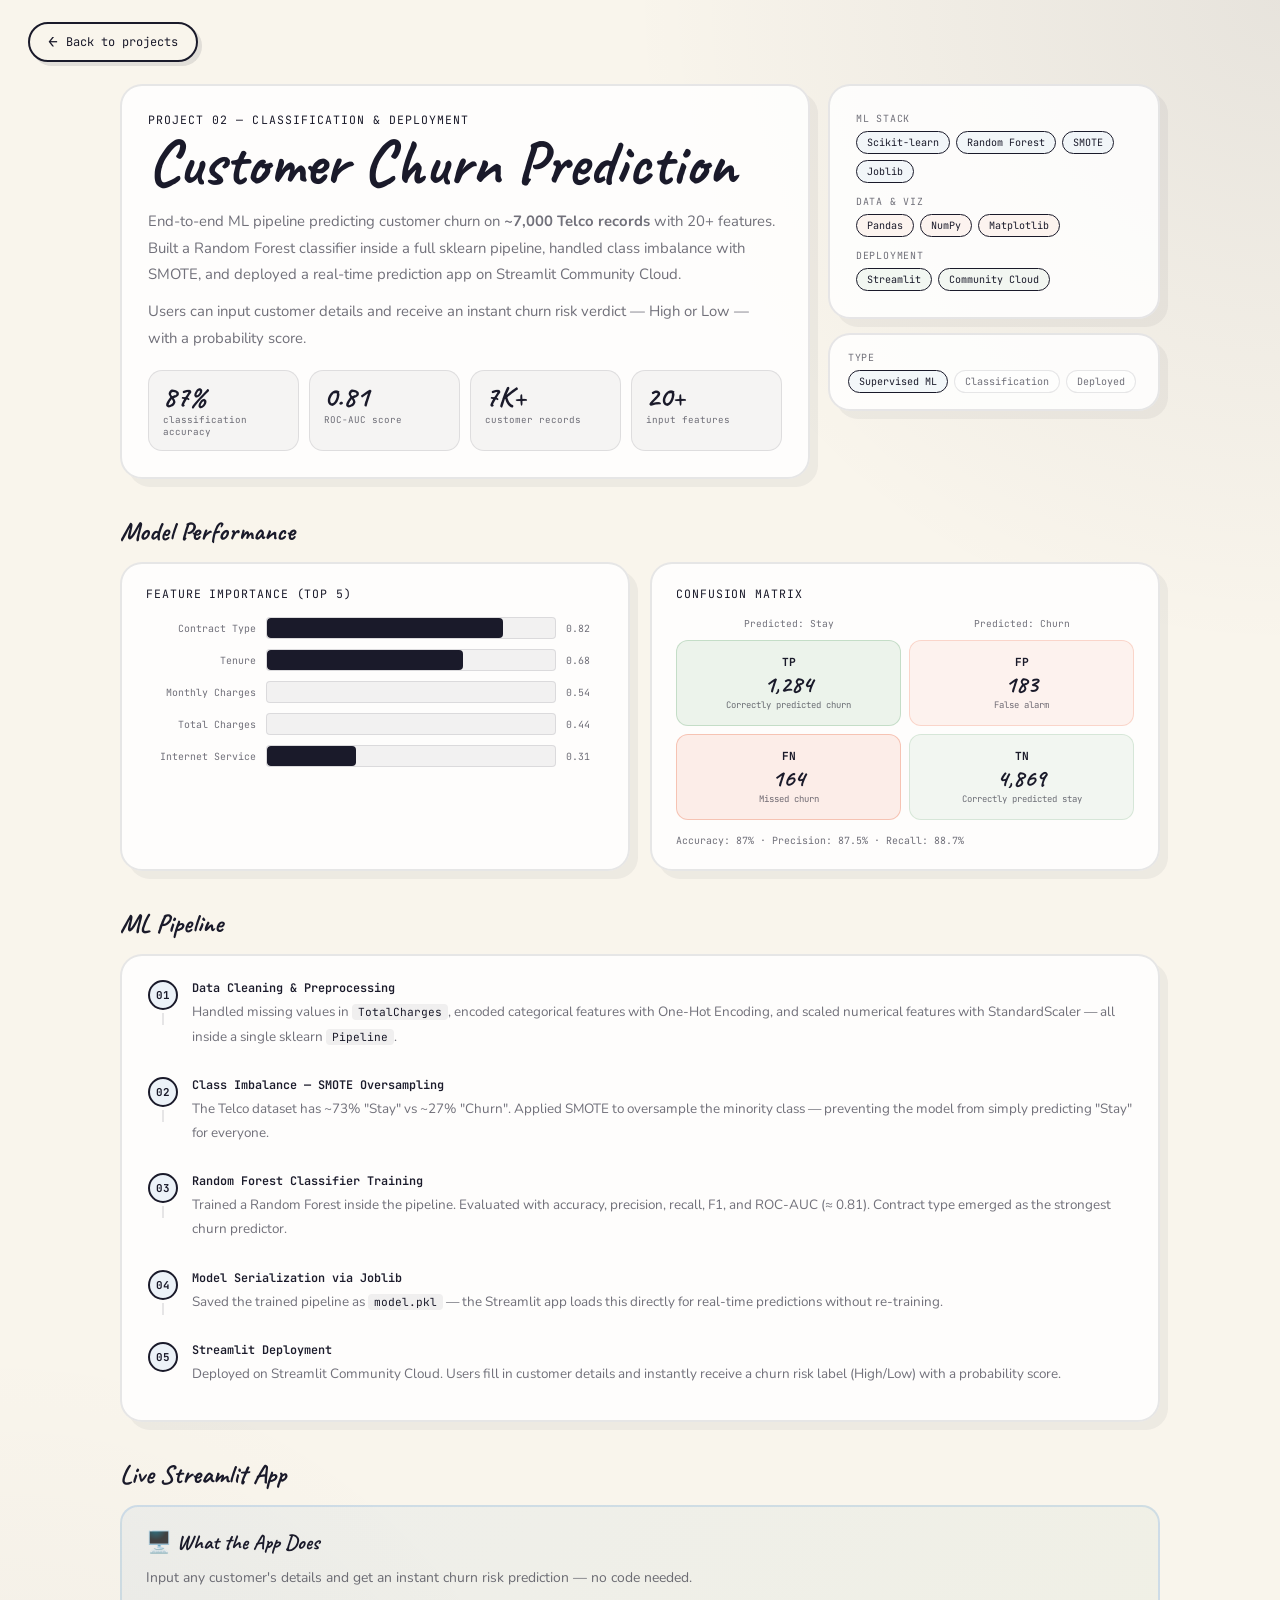
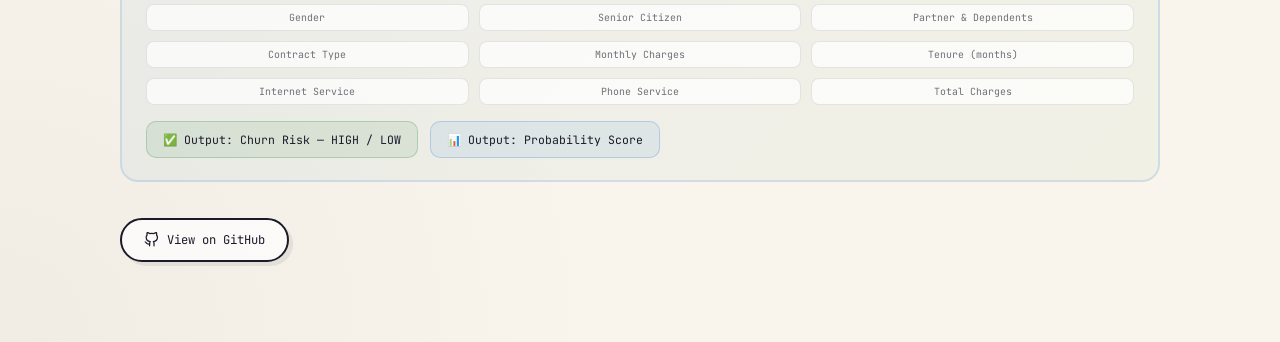
<file: pages/project-churn.html>
﻿<!DOCTYPE html>
<html lang="en">
<head>
  <meta charset="UTF-8">
  <meta name="viewport" content="width=device-width, initial-scale=1.0">
  <title>Customer Churn Prediction | Gaurav Singh</title>
  <link rel="preconnect" href="https://fonts.googleapis.com">
  <link rel="preconnect" href="https://fonts.gstatic.com" crossorigin>
  <link href="https://fonts.googleapis.com/css2?family=Caveat:wght@400;600;700&family=Nunito:wght@300;400;600;700&family=JetBrains+Mono:wght@400;500&display=swap" rel="stylesheet">
  <script>
    const savedMode = localStorage.getItem('portfolio:mode');
    document.documentElement.classList.add(savedMode === 'color' ? 'color-mode' : 'sketch-mode');
  </script>
  <style>
    :root{
      --paper:#f9f5ec;--panel:rgba(255,255,255,.82);--ink:#1a1a2a;
      --muted:rgba(26,26,42,.62);--line:rgba(26,26,42,.1);
      --accent:#4a90d9;--green:#6baa75;--orange:#e8623a;--gold:#e8c03a;
      --accent-soft:rgba(255,255,255,.76);
    }
    .color-mode{--paper:#f7f2e8;--panel:rgba(255,255,255,.9);}
    .sketch-mode{--accent:#1a1a2a;--green:#1a1a2a;--orange:#1a1a2a;--gold:#1a1a2a;}
    *{box-sizing:border-box;}html,body{margin:0;}
    body{font-family:"Nunito",sans-serif;color:var(--ink);
      background:radial-gradient(circle at top right,color-mix(in srgb,var(--accent) 8%,transparent),transparent 28%),
        radial-gradient(circle at left bottom,rgba(26,26,42,.04),transparent 26%),var(--paper);
      transition:background .35s,color .35s;}
    .page{max-width:1080px;margin:0 auto;padding:80px 20px 80px;}

    .topbar{display:flex;justify-content:space-between;align-items:center;gap:12px;margin-bottom:28px;flex-wrap:wrap;}
    .back{display:inline-flex;gap:8px;align-items:center;padding:10px 18px;border:2px solid var(--ink);border-radius:999px;text-decoration:none;color:inherit;font-family:"JetBrains Mono",monospace;font-size:.76rem;background:var(--accent-soft);box-shadow:4px 4px 0 rgba(26,26,42,.08);transition:transform .15s,box-shadow .15s;}
    .back:hover{transform:translate(-2px,-2px);box-shadow:6px 6px 0 rgba(26,26,42,.13);}
    .eyebrow,.small,.label{font-family:"JetBrains Mono",monospace;color:var(--accent);font-size:.72rem;text-transform:uppercase;letter-spacing:.09em;}

    .hero{display:grid;grid-template-columns:minmax(0,1.35fr) minmax(220px,.65fr);gap:18px;margin-top:4px;}
    .panel{background:var(--panel);border:2px solid var(--line);border-radius:22px;box-shadow:8px 8px 0 rgba(26,26,42,.05);padding:26px;transition:transform .2s,box-shadow .2s;}
    .panel:hover{transform:translateY(-2px);box-shadow:10px 12px 0 rgba(26,26,42,.07);}
    h1{font-family:"Caveat",cursive;font-size:clamp(2.2rem,6vw,4rem);line-height:.95;margin:6px 0 14px;}
    p{color:var(--muted);line-height:1.8;margin:0 0 10px;font-size:.93rem;}

    .kpi-row{display:grid;grid-template-columns:repeat(4,1fr);gap:10px;margin-top:18px;}
    .kpi{background:rgba(26,26,42,.04);border:1.5px solid var(--line);border-radius:14px;padding:12px 14px;transition:transform .15s,box-shadow .15s;}
    .kpi:hover{transform:translateY(-2px);box-shadow:0 6px 16px rgba(26,26,42,.08);}
    .kpi-num{font-family:"Caveat",cursive;font-size:1.8rem;font-weight:700;color:var(--accent);line-height:1;}
    .kpi-desc{font-family:"JetBrains Mono",monospace;font-size:.58rem;color:var(--muted);margin-top:3px;}

    .toolkit-wrap{display:flex;flex-direction:column;gap:14px;}
    .tg-label{font-family:"JetBrains Mono",monospace;font-size:.62rem;text-transform:uppercase;letter-spacing:.08em;color:var(--muted);margin-bottom:6px;}
    .pills{display:flex;flex-wrap:wrap;gap:6px;}
    .pill{font-family:"JetBrains Mono",monospace;font-size:.63rem;padding:4px 10px;border-radius:999px;border:1.5px solid var(--line);color:var(--muted);background:rgba(255,255,255,.5);transition:transform .12s;}
    .pill:hover{transform:scale(1.05);}
    .pill.a{border-color:var(--accent);color:var(--accent);background:rgba(74,144,217,.06);}
    .pill.g{border-color:var(--green);color:var(--green);background:rgba(107,170,117,.07);}
    .pill.o{border-color:var(--orange);color:var(--orange);background:rgba(232,98,58,.06);}

    .stitle{font-family:"Caveat",cursive;font-size:1.65rem;font-weight:700;margin:36px 0 14px;}

    /* FEATURE IMPORTANCE CHART */
    .chart-wrap{background:var(--panel);border:2px solid var(--line);border-radius:22px;box-shadow:8px 8px 0 rgba(26,26,42,.05);padding:22px 24px;overflow:hidden;}
    .chart-title{font-family:"JetBrains Mono",monospace;font-size:.72rem;text-transform:uppercase;letter-spacing:.08em;color:var(--accent);margin-bottom:16px;}
    .chart-grid{display:grid;grid-template-columns:1fr 1fr;gap:20px;}
    .bar-chart{display:flex;flex-direction:column;gap:10px;}
    .bar-row{display:flex;align-items:center;gap:10px;}
    .bar-lbl{font-family:"JetBrains Mono",monospace;font-size:.62rem;color:var(--muted);width:110px;flex-shrink:0;text-align:right;}
    .bar-bg{flex:1;height:22px;background:rgba(26,26,42,.05);border-radius:4px;overflow:hidden;border:1px solid var(--line);}
    .bar-fill{height:100%;border-radius:4px;}
    .bar-val{font-family:"JetBrains Mono",monospace;font-size:.62rem;color:var(--muted);width:38px;}

    /* CONFUSION MATRIX */
    .cm-wrap{display:flex;flex-direction:column;gap:10px;}
    .cm-grid{display:grid;grid-template-columns:1fr 1fr;gap:8px;}
    .cm-cell{border-radius:12px;padding:14px 12px;text-align:center;border:1.5px solid var(--line);}
    .cm-cell.tp{background:rgba(107,170,117,.12);border-color:rgba(107,170,117,.3);}
    .cm-cell.tn{background:rgba(107,170,117,.08);border-color:rgba(107,170,117,.2);}
    .cm-cell.fp{background:rgba(232,98,58,.07);border-color:rgba(232,98,58,.2);}
    .cm-cell.fn{background:rgba(232,98,58,.1);border-color:rgba(232,98,58,.3);}
    .cm-abbr{font-family:"JetBrains Mono",monospace;font-size:.7rem;font-weight:700;color:var(--ink);}
    .cm-val{font-family:"Caveat",cursive;font-size:1.5rem;font-weight:700;}
    .cm-desc{font-family:"JetBrains Mono",monospace;font-size:.56rem;color:var(--muted);}
    .cm-labels{display:grid;grid-template-columns:1fr 1fr;gap:8px;font-family:"JetBrains Mono",monospace;font-size:.6rem;color:var(--muted);text-align:center;}

    /* PIPELINE STEPS */
    .steps{display:flex;flex-direction:column;}
    .step{display:flex;gap:14px;align-items:flex-start;}
    .sline{display:flex;flex-direction:column;align-items:center;flex-shrink:0;}
    .sdot{width:30px;height:30px;border-radius:50%;background:rgba(74,144,217,.1);border:2px solid var(--accent);display:flex;align-items:center;justify-content:center;font-family:"JetBrains Mono",monospace;font-size:.68rem;color:var(--accent);font-weight:700;}
    .scon{width:2px;flex:1;min-height:12px;background:var(--line);margin:3px 0;}
    .sbody{padding-bottom:18px;flex:1;}
    .stept{font-family:"JetBrains Mono",monospace;font-size:.74rem;font-weight:600;color:var(--ink);margin-bottom:4px;}
    code{background:rgba(26,26,42,.06);padding:1px 6px;border-radius:4px;font-size:.7rem;color:var(--accent);font-family:"JetBrains Mono",monospace;}

    /* STREAMLIT HIGHLIGHT */
    .streamlit-box{background:linear-gradient(135deg,rgba(74,144,217,.06),rgba(107,170,117,.06));border:2px solid rgba(74,144,217,.2);border-radius:18px;padding:22px 24px;}
    .sl-title{font-family:"Caveat",cursive;font-size:1.3rem;font-weight:700;margin-bottom:10px;}
    .input-grid{display:grid;grid-template-columns:repeat(3,1fr);gap:10px;margin-top:14px;}
    .input-chip{font-family:"JetBrains Mono",monospace;font-size:.62rem;padding:6px 12px;border-radius:8px;background:rgba(255,255,255,.7);border:1.5px solid var(--line);color:var(--muted);text-align:center;}

    .oc-grid{display:grid;grid-template-columns:repeat(3,1fr);gap:14px;}
    .oc{background:var(--panel);border:2px solid var(--line);border-radius:16px;padding:18px 16px;box-shadow:5px 5px 0 rgba(26,26,42,.04);transition:transform .18s,box-shadow .18s;}
    .oc:hover{transform:translateY(-3px);box-shadow:7px 9px 0 rgba(26,26,42,.07);}
    .oc-icon{font-size:1.4rem;margin-bottom:8px;}
    .oc-title{font-family:"JetBrains Mono",monospace;font-size:.68rem;color:var(--accent);margin-bottom:6px;text-transform:uppercase;letter-spacing:.07em;}

    .github-wrap{margin-top:36px;}
    .github-link{display:inline-flex;align-items:center;gap:8px;padding:12px 22px;border-radius:999px;border:2px solid var(--ink);font-family:"JetBrains Mono",monospace;font-size:.76rem;color:var(--ink);text-decoration:none;background:rgba(255,255,255,.7);box-shadow:4px 4px 0 rgba(26,26,42,.08);transition:transform .15s,box-shadow .15s;}
    .github-link:hover{transform:translate(-2px,-2px);box-shadow:6px 6px 0 rgba(26,26,42,.14);}

    @media(max-width:820px){.hero,.chart-grid,.oc-grid,.input-grid{grid-template-columns:1fr;}.kpi-row{grid-template-columns:repeat(2,1fr);}}
    @media(max-width:480px){.bar-lbl{width:80px;font-size:.56rem;}}
  
    /* FIXED BACK BUTTON */
    .back-fixed{
      position:fixed;top:22px;left:28px;z-index:9000;
      display:inline-flex;align-items:center;gap:8px;
      padding:10px 18px;border:2px solid var(--ink);border-radius:999px;
      color:inherit;text-decoration:none;
      font-family:"JetBrains Mono",monospace;font-size:.75rem;
      background:rgba(249,245,236,0.94);backdrop-filter:blur(10px);
      box-shadow:4px 4px 0 rgba(26,26,42,.1);
      transition:padding .3s ease,box-shadow .15s,transform .15s;
      overflow:hidden;white-space:nowrap;
    }
    .back-fixed:hover{transform:translate(-2px,-2px);box-shadow:6px 6px 0 rgba(26,26,42,.14);}
    .back-fixed .btn-arrow{flex-shrink:0;font-size:1rem;line-height:1;}
    .back-fixed .btn-text{display:inline-block;max-width:160px;overflow:hidden;transition:max-width .35s ease,opacity .3s ease;opacity:1;}
    .back-fixed.collapsed{padding:10px 13px;}
    .back-fixed.collapsed .btn-text{max-width:0;opacity:0;}

    /* SCROLL TO TOP */
    .scroll-top{
      position:fixed;bottom:28px;right:28px;z-index:9000;
      width:44px;height:44px;border:2px solid var(--ink);border-radius:50%;
      background:rgba(249,245,236,0.94);backdrop-filter:blur(10px);
      box-shadow:4px 4px 0 rgba(26,26,42,.1);
      display:flex;align-items:center;justify-content:center;
      cursor:pointer;font-size:1.1rem;color:var(--ink);
      transition:opacity .3s ease,transform .3s ease,box-shadow .15s;
      opacity:0;transform:translateY(12px);pointer-events:none;font-family:inherit;
    }
    .scroll-top.visible{opacity:1;transform:translateY(0);pointer-events:all;}
    .scroll-top:hover{transform:translateY(-2px);box-shadow:6px 6px 0 rgba(26,26,42,.14);}

    </style>
</head>
<body>
<main class="page">

  <a class="back-fixed" id="backFixed" href="../index.html#projects"><span class="btn-arrow">←</span><span class="btn-text">Back to projects</span></a>
  <button class="scroll-top" id="scrollTop" aria-label="Back to top">↑</button>

  
  <div class="topbar" style="display:none"><a class="back" id="backLink" data-return-card="churn" href="../index.html#projects">← Back to projects</a>
    <div class="small">Project 02 · Supervised ML · Random Forest</div>
  </div>

  <!-- HERO -->
  <section class="hero">
    <article class="panel">
      <div class="eyebrow">Project 02 — Classification & Deployment</div>
      <h1>Customer Churn Prediction</h1>
      <p>End-to-end ML pipeline predicting customer churn on <strong>~7,000 Telco records</strong> with 20+ features. Built a Random Forest classifier inside a full sklearn pipeline, handled class imbalance with SMOTE, and deployed a real-time prediction app on Streamlit Community Cloud.</p>
      <p>Users can input customer details and receive an instant churn risk verdict — High or Low — with a probability score.</p>
      <div class="kpi-row">
        <div class="kpi"><div class="kpi-num">87%</div><div class="kpi-desc">classification accuracy</div></div>
        <div class="kpi"><div class="kpi-num">0.81</div><div class="kpi-desc">ROC-AUC score</div></div>
        <div class="kpi"><div class="kpi-num">7K+</div><div class="kpi-desc">customer records</div></div>
        <div class="kpi"><div class="kpi-num">20+</div><div class="kpi-desc">input features</div></div>
      </div>
    </article>
    <div class="toolkit-wrap">
      <article class="panel">
        <div class="tg-label">ML Stack</div>
        <div class="pills"><span class="pill a">Scikit-learn</span><span class="pill a">Random Forest</span><span class="pill a">SMOTE</span><span class="pill a">Joblib</span></div>
        <div class="tg-label" style="margin-top:12px">Data & Viz</div>
        <div class="pills"><span class="pill o">Pandas</span><span class="pill o">NumPy</span><span class="pill o">Matplotlib</span></div>
        <div class="tg-label" style="margin-top:12px">Deployment</div>
        <div class="pills"><span class="pill g">Streamlit</span><span class="pill g">Community Cloud</span></div>
      </article>
      <article class="panel" style="padding:16px 18px">
        <div class="tg-label">Type</div>
        <div class="pills" style="margin-top:4px"><span class="pill a">Supervised ML</span><span class="pill">Classification</span><span class="pill">Deployed</span></div>
      </article>
    </div>
  </section>

  <!-- CHARTS -->
  <div class="stitle">Model Performance</div>
  <div class="chart-grid">
    <div class="chart-wrap">
      <div class="chart-title">Feature Importance (Top 5)</div>
      <div class="bar-chart">
        <div class="bar-row"><div class="bar-lbl">Contract Type</div><div class="bar-bg"><div class="bar-fill" style="width:82%;background:var(--accent)"></div></div><div class="bar-val">0.82</div></div>
        <div class="bar-row"><div class="bar-lbl">Tenure</div><div class="bar-bg"><div class="bar-fill" style="width:68%;background:var(--accent)"></div></div><div class="bar-val">0.68</div></div>
        <div class="bar-row"><div class="bar-lbl">Monthly Charges</div><div class="bar-bg"><div class="bar-fill" style="width:54%;background:var(--blue)"></div></div><div class="bar-val">0.54</div></div>
        <div class="bar-row"><div class="bar-lbl">Total Charges</div><div class="bar-bg"><div class="bar-fill" style="width:44%;background:var(--blue)"></div></div><div class="bar-val">0.44</div></div>
        <div class="bar-row"><div class="bar-lbl">Internet Service</div><div class="bar-bg"><div class="bar-fill" style="width:31%;background:var(--green)"></div></div><div class="bar-val">0.31</div></div>
      </div>
    </div>
    <div class="chart-wrap">
      <div class="chart-title">Confusion Matrix</div>
      <div class="cm-wrap">
        <div class="cm-labels"><span>Predicted: Stay</span><span>Predicted: Churn</span></div>
        <div class="cm-grid">
          <div class="cm-cell tp"><div class="cm-abbr">TP</div><div class="cm-val" style="color:var(--green)">1,284</div><div class="cm-desc">Correctly predicted churn</div></div>
          <div class="cm-cell fp"><div class="cm-abbr">FP</div><div class="cm-val" style="color:var(--orange)">183</div><div class="cm-desc">False alarm</div></div>
          <div class="cm-cell fn"><div class="cm-abbr">FN</div><div class="cm-val" style="color:var(--orange)">164</div><div class="cm-desc">Missed churn</div></div>
          <div class="cm-cell tn"><div class="cm-abbr">TN</div><div class="cm-val" style="color:var(--green)">4,869</div><div class="cm-desc">Correctly predicted stay</div></div>
        </div>
        <div style="font-family:'JetBrains Mono',monospace;font-size:.62rem;color:var(--muted);margin-top:4px">Accuracy: 87% · Precision: 87.5% · Recall: 88.7%</div>
      </div>
    </div>
  </div>

  <!-- PIPELINE -->
  <div class="stitle">ML Pipeline</div>
  <article class="panel" style="padding:24px 26px">
    <div class="steps">
      <div class="step"><div class="sline"><div class="sdot">01</div><div class="scon"></div></div><div class="sbody"><div class="stept">Data Cleaning & Preprocessing</div><p style="font-size:.84rem">Handled missing values in <code>TotalCharges</code>, encoded categorical features with One-Hot Encoding, and scaled numerical features with StandardScaler — all inside a single sklearn <code>Pipeline</code>.</p></div></div>
      <div class="step"><div class="sline"><div class="sdot">02</div><div class="scon"></div></div><div class="sbody"><div class="stept">Class Imbalance — SMOTE Oversampling</div><p style="font-size:.84rem">The Telco dataset has ~73% "Stay" vs ~27% "Churn". Applied SMOTE to oversample the minority class — preventing the model from simply predicting "Stay" for everyone.</p></div></div>
      <div class="step"><div class="sline"><div class="sdot">03</div><div class="scon"></div></div><div class="sbody"><div class="stept">Random Forest Classifier Training</div><p style="font-size:.84rem">Trained a Random Forest inside the pipeline. Evaluated with accuracy, precision, recall, F1, and ROC-AUC (≈ 0.81). Contract type emerged as the strongest churn predictor.</p></div></div>
      <div class="step"><div class="sline"><div class="sdot">04</div><div class="scon"></div></div><div class="sbody"><div class="stept">Model Serialization via Joblib</div><p style="font-size:.84rem">Saved the trained pipeline as <code>model.pkl</code> — the Streamlit app loads this directly for real-time predictions without re-training.</p></div></div>
      <div class="step"><div class="sline"><div class="sdot">05</div></div><div class="sbody" style="padding-bottom:0"><div class="stept">Streamlit Deployment</div><p style="font-size:.84rem">Deployed on Streamlit Community Cloud. Users fill in customer details and instantly receive a churn risk label (High/Low) with a probability score.</p></div></div>
    </div>
  </article>

  <!-- STREAMLIT APP -->
  <div class="stitle">Live Streamlit App</div>
  <div class="streamlit-box">
    <div class="sl-title">🖥️ What the App Does</div>
    <p style="font-size:.87rem">Input any customer's details and get an instant churn risk prediction — no code needed.</p>
    <div class="input-grid">
      <div class="input-chip">Gender</div>
      <div class="input-chip">Senior Citizen</div>
      <div class="input-chip">Partner & Dependents</div>
      <div class="input-chip">Contract Type</div>
      <div class="input-chip">Monthly Charges</div>
      <div class="input-chip">Tenure (months)</div>
      <div class="input-chip">Internet Service</div>
      <div class="input-chip">Phone Service</div>
      <div class="input-chip">Total Charges</div>
    </div>
    <div style="margin-top:16px;display:flex;gap:12px;flex-wrap:wrap">
      <div style="background:rgba(107,170,117,.15);border:1.5px solid rgba(107,170,117,.4);border-radius:10px;padding:10px 16px;font-family:'JetBrains Mono',monospace;font-size:.72rem;color:var(--green)">✅ Output: Churn Risk — HIGH / LOW</div>
      <div style="background:rgba(74,144,217,.1);border:1.5px solid rgba(74,144,217,.3);border-radius:10px;padding:10px 16px;font-family:'JetBrains Mono',monospace;font-size:.72rem;color:var(--accent)">📊 Output: Probability Score</div>
    </div>
  </div>

  <div class="github-wrap">
    <a class="github-link" href="https://github.com/SGarryy/Customer-Churn-Prediction" target="_blank" rel="noopener">
      <svg width="15" height="15" viewBox="0 0 24 24" fill="none" stroke="currentColor" stroke-width="2" stroke-linecap="round" stroke-linejoin="round"><path d="M9 19c-5 1.5-5-2.5-7-3m14 6v-3.87a3.37 3.37 0 0 0-.94-2.61c3.14-.35 6.44-1.54 6.44-7A5.44 5.44 0 0 0 20 4.77 5.07 5.07 0 0 0 19.91 1S18.73.65 16 2.48a13.38 13.38 0 0 0-7 0C6.27.65 5.09 1 5.09 1A5.07 5.07 0 0 0 5 4.77a5.44 5.44 0 0 0-1.5 3.78c0 5.42 3.3 6.61 6.44 7A3.37 3.37 0 0 0 9 18.13V22"/></svg>
      View on GitHub
    </a>
  </div>

</main>
<script>
  const backLink=document.getElementById('backLink');
  if(backLink){backLink.addEventListener('click',()=>{const mode=document.documentElement.classList.contains('color-mode')?'color':'sketch';localStorage.setItem('portfolio:mode',mode);sessionStorage.setItem('portfolio:returnCard',backLink.dataset.returnCard);});}
</script>

  <script>
    // Fixed back btn + scroll to top
    (function(){
      var btn = document.getElementById('backFixed');
      var top = document.getElementById('scrollTop');
      if(!btn||!top) return;
      var link = document.getElementById('backLink');

      function persistReturnState() {
        var mode = document.documentElement.classList.contains('color-mode') ? 'color' : 'sketch';
        localStorage.setItem('portfolio:mode', mode);
        var returnCard = btn.dataset.returnCard || (link && link.dataset.returnCard) || '';
        if (returnCard) {
          sessionStorage.setItem('portfolio:returnCard', returnCard);
        }
      }

      window.addEventListener('scroll', function(){
        btn.classList.toggle('collapsed', window.scrollY > 60);
        top.classList.toggle('visible', window.scrollY > 300);
      }, {passive:true});
      btn.addEventListener('click', persistReturnState);
      top.addEventListener('click', function(){ window.scrollTo({top:0,behavior:'smooth'}); });
      // preserve existing backLink behaviour
      if(link){ btn.setAttribute('href', link.getAttribute('href')); btn.dataset.returnCard = link.dataset.returnCard||''; }
    })();
  </script>

</body>
</html>
</file>
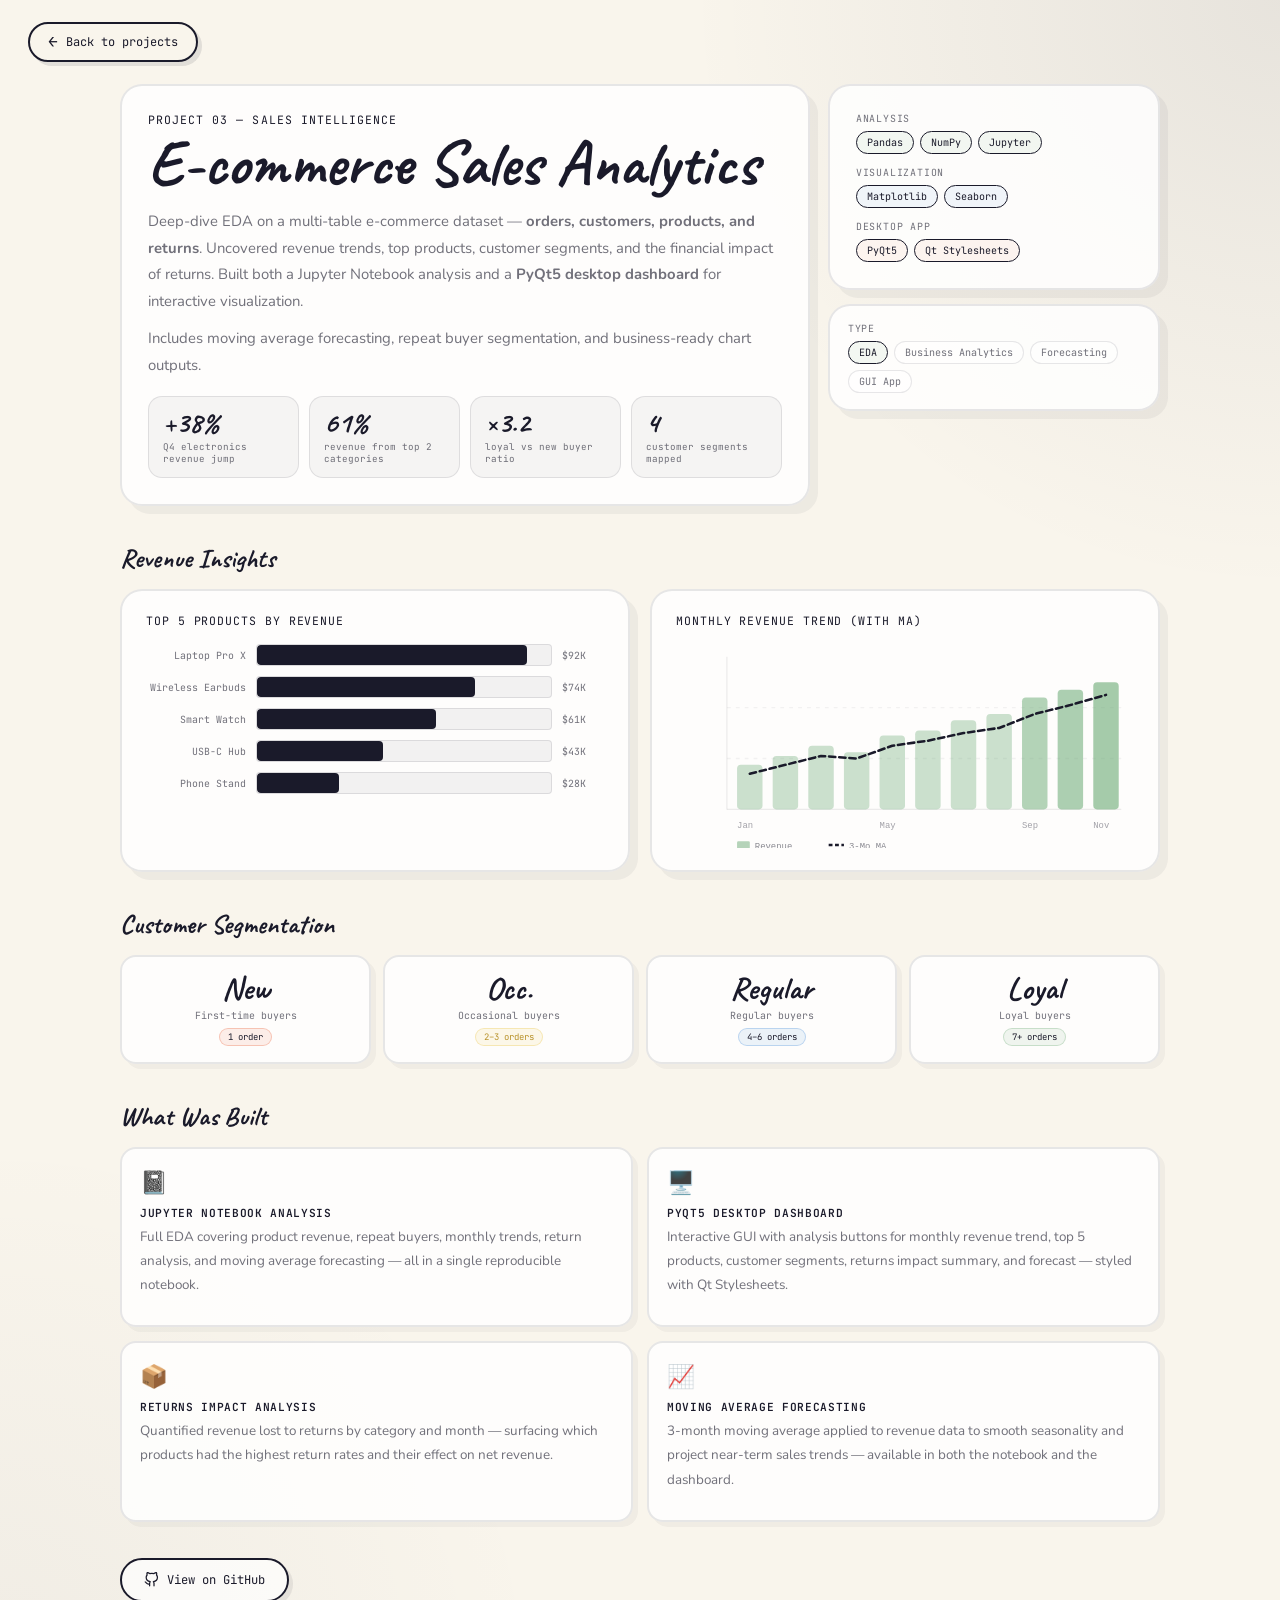
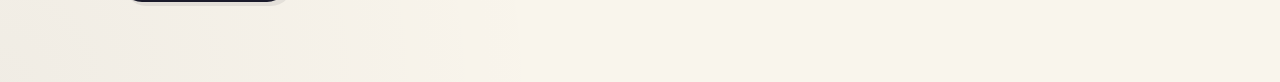
<file: pages/project-ecommerce.html>
﻿<!DOCTYPE html>
<html lang="en">
<head>
  <meta charset="UTF-8">
  <meta name="viewport" content="width=device-width, initial-scale=1.0">
  <title>E-commerce Sales Analytics | Gaurav Singh</title>
  <link rel="preconnect" href="https://fonts.googleapis.com">
  <link rel="preconnect" href="https://fonts.gstatic.com" crossorigin>
  <link href="https://fonts.googleapis.com/css2?family=Caveat:wght@400;600;700&family=Nunito:wght@300;400;600;700&family=JetBrains+Mono:wght@400;500&display=swap" rel="stylesheet">
  <script>
    const savedMode = localStorage.getItem('portfolio:mode');
    document.documentElement.classList.add(savedMode === 'color' ? 'color-mode' : 'sketch-mode');
  </script>
  <style>
    :root{
      --paper:#f9f5ec;--panel:rgba(255,255,255,.82);--ink:#1a1a2a;
      --muted:rgba(26,26,42,.62);--line:rgba(26,26,42,.1);
      --accent:#6baa75;--blue:#4a90d9;--orange:#e8623a;--gold:#e8c03a;
      --accent-soft:rgba(255,255,255,.76);
    }
    .color-mode{--paper:#f7f2e8;--panel:rgba(255,255,255,.9);}
    .sketch-mode{--accent:#1a1a2a;--blue:#1a1a2a;--orange:#1a1a2a;--gold:#1a1a2a;}
    *{box-sizing:border-box;}html,body{margin:0;}
    body{font-family:"Nunito",sans-serif;color:var(--ink);
      background:radial-gradient(circle at top right,color-mix(in srgb,var(--accent) 8%,transparent),transparent 28%),
        radial-gradient(circle at left bottom,rgba(26,26,42,.04),transparent 26%),var(--paper);
      transition:background .35s,color .35s;}
    .page{max-width:1080px;margin:0 auto;padding:80px 20px 80px;}
    .topbar{display:flex;justify-content:space-between;align-items:center;gap:12px;margin-bottom:28px;flex-wrap:wrap;}
    .back{display:inline-flex;gap:8px;align-items:center;padding:10px 18px;border:2px solid var(--ink);border-radius:999px;text-decoration:none;color:inherit;font-family:"JetBrains Mono",monospace;font-size:.76rem;background:var(--accent-soft);box-shadow:4px 4px 0 rgba(26,26,42,.08);transition:transform .15s,box-shadow .15s;}
    .back:hover{transform:translate(-2px,-2px);box-shadow:6px 6px 0 rgba(26,26,42,.13);}
    .eyebrow,.small,.label{font-family:"JetBrains Mono",monospace;color:var(--accent);font-size:.72rem;text-transform:uppercase;letter-spacing:.09em;}
    .hero{display:grid;grid-template-columns:minmax(0,1.35fr) minmax(220px,.65fr);gap:18px;margin-top:4px;}
    .panel{background:var(--panel);border:2px solid var(--line);border-radius:22px;box-shadow:8px 8px 0 rgba(26,26,42,.05);padding:26px;transition:transform .2s,box-shadow .2s;}
    .panel:hover{transform:translateY(-2px);box-shadow:10px 12px 0 rgba(26,26,42,.07);}
    h1{font-family:"Caveat",cursive;font-size:clamp(2.2rem,6vw,4rem);line-height:.95;margin:6px 0 14px;}
    p{color:var(--muted);line-height:1.8;margin:0 0 10px;font-size:.93rem;}
    .kpi-row{display:grid;grid-template-columns:repeat(4,1fr);gap:10px;margin-top:18px;}
    .kpi{background:rgba(26,26,42,.04);border:1.5px solid var(--line);border-radius:14px;padding:12px 14px;transition:transform .15s,box-shadow .15s;}
    .kpi:hover{transform:translateY(-2px);box-shadow:0 6px 16px rgba(26,26,42,.08);}
    .kpi-num{font-family:"Caveat",cursive;font-size:1.8rem;font-weight:700;color:var(--accent);line-height:1;}
    .kpi-desc{font-family:"JetBrains Mono",monospace;font-size:.58rem;color:var(--muted);margin-top:3px;}
    .toolkit-wrap{display:flex;flex-direction:column;gap:14px;}
    .tg-label{font-family:"JetBrains Mono",monospace;font-size:.62rem;text-transform:uppercase;letter-spacing:.08em;color:var(--muted);margin-bottom:6px;}
    .pills{display:flex;flex-wrap:wrap;gap:6px;}
    .pill{font-family:"JetBrains Mono",monospace;font-size:.63rem;padding:4px 10px;border-radius:999px;border:1.5px solid var(--line);color:var(--muted);background:rgba(255,255,255,.5);transition:transform .12s;}
    .pill:hover{transform:scale(1.05);}
    .pill.a{border-color:var(--accent);color:var(--accent);background:rgba(107,170,117,.07);}
    .pill.b{border-color:var(--blue);color:var(--blue);background:rgba(74,144,217,.07);}
    .pill.o{border-color:var(--orange);color:var(--orange);background:rgba(232,98,58,.06);}
    .stitle{font-family:"Caveat",cursive;font-size:1.65rem;font-weight:700;margin:36px 0 14px;}
    .chart-wrap{background:var(--panel);border:2px solid var(--line);border-radius:22px;box-shadow:8px 8px 0 rgba(26,26,42,.05);padding:22px 24px;overflow:hidden;}
    .chart-title{font-family:"JetBrains Mono",monospace;font-size:.72rem;text-transform:uppercase;letter-spacing:.08em;color:var(--accent);margin-bottom:16px;}
    .chart-grid{display:grid;grid-template-columns:1fr 1fr;gap:20px;}
    .bar-chart{display:flex;flex-direction:column;gap:10px;}
    .bar-row{display:flex;align-items:center;gap:10px;}
    .bar-lbl{font-family:"JetBrains Mono",monospace;font-size:.62rem;color:var(--muted);width:100px;flex-shrink:0;text-align:right;}
    .bar-bg{flex:1;height:22px;background:rgba(26,26,42,.05);border-radius:4px;overflow:hidden;border:1px solid var(--line);}
    .bar-fill{height:100%;border-radius:4px;}
    .bar-val{font-family:"JetBrains Mono",monospace;font-size:.62rem;color:var(--muted);width:42px;}

    /* MONTHLY TREND SVG CHART */
    .trend-chart{width:100%;overflow:hidden;}
    .trend-chart svg{width:100%;height:auto;display:block;}

    /* SEGMENTS */
    .seg-grid{display:grid;grid-template-columns:repeat(4,1fr);gap:12px;}
    .seg-card{background:var(--panel);border:2px solid var(--line);border-radius:16px;padding:16px 14px;text-align:center;box-shadow:5px 5px 0 rgba(26,26,42,.04);transition:transform .18s,box-shadow .18s;}
    .seg-card:hover{transform:translateY(-3px);box-shadow:7px 9px 0 rgba(26,26,42,.07);}
    .seg-num{font-family:"Caveat",cursive;font-size:2rem;font-weight:700;color:var(--accent);line-height:1;}
    .seg-label{font-family:"JetBrains Mono",monospace;font-size:.62rem;color:var(--muted);margin-top:4px;}
    .seg-badge{display:inline-block;font-family:"JetBrains Mono",monospace;font-size:.56rem;padding:2px 8px;border-radius:999px;margin-top:6px;}

    /* FEATURES */
    .feat-grid{display:grid;grid-template-columns:repeat(2,1fr);gap:14px;}
    .feat-card{background:var(--panel);border:2px solid var(--line);border-radius:16px;padding:18px;box-shadow:5px 5px 0 rgba(26,26,42,.04);transition:transform .18s,box-shadow .18s;}
    .feat-card:hover{transform:translateY(-3px);box-shadow:7px 9px 0 rgba(26,26,42,.07);}
    .feat-icon{font-size:1.4rem;margin-bottom:8px;}
    .feat-title{font-family:"JetBrains Mono",monospace;font-size:.7rem;font-weight:600;color:var(--ink);margin-bottom:5px;text-transform:uppercase;letter-spacing:.06em;}

    .github-wrap{margin-top:36px;}
    .github-link{display:inline-flex;align-items:center;gap:8px;padding:12px 22px;border-radius:999px;border:2px solid var(--ink);font-family:"JetBrains Mono",monospace;font-size:.76rem;color:var(--ink);text-decoration:none;background:rgba(255,255,255,.7);box-shadow:4px 4px 0 rgba(26,26,42,.08);transition:transform .15s,box-shadow .15s;}
    .github-link:hover{transform:translate(-2px,-2px);box-shadow:6px 6px 0 rgba(26,26,42,.14);}
    code{background:rgba(26,26,42,.06);padding:1px 6px;border-radius:4px;font-size:.7rem;color:var(--accent);font-family:"JetBrains Mono",monospace;}

    @media(max-width:820px){.hero,.chart-grid,.feat-grid{grid-template-columns:1fr;}.kpi-row,.seg-grid{grid-template-columns:repeat(2,1fr);}}
    @media(max-width:480px){.bar-lbl{width:75px;font-size:.56rem;}}
  
    /* FIXED BACK BUTTON */
    .back-fixed{
      position:fixed;top:22px;left:28px;z-index:9000;
      display:inline-flex;align-items:center;gap:8px;
      padding:10px 18px;border:2px solid var(--ink);border-radius:999px;
      color:inherit;text-decoration:none;
      font-family:"JetBrains Mono",monospace;font-size:.75rem;
      background:rgba(249,245,236,0.94);backdrop-filter:blur(10px);
      box-shadow:4px 4px 0 rgba(26,26,42,.1);
      transition:padding .3s ease,box-shadow .15s,transform .15s;
      overflow:hidden;white-space:nowrap;
    }
    .back-fixed:hover{transform:translate(-2px,-2px);box-shadow:6px 6px 0 rgba(26,26,42,.14);}
    .back-fixed .btn-arrow{flex-shrink:0;font-size:1rem;line-height:1;}
    .back-fixed .btn-text{display:inline-block;max-width:160px;overflow:hidden;transition:max-width .35s ease,opacity .3s ease;opacity:1;}
    .back-fixed.collapsed{padding:10px 13px;}
    .back-fixed.collapsed .btn-text{max-width:0;opacity:0;}

    /* SCROLL TO TOP */
    .scroll-top{
      position:fixed;bottom:28px;right:28px;z-index:9000;
      width:44px;height:44px;border:2px solid var(--ink);border-radius:50%;
      background:rgba(249,245,236,0.94);backdrop-filter:blur(10px);
      box-shadow:4px 4px 0 rgba(26,26,42,.1);
      display:flex;align-items:center;justify-content:center;
      cursor:pointer;font-size:1.1rem;color:var(--ink);
      transition:opacity .3s ease,transform .3s ease,box-shadow .15s;
      opacity:0;transform:translateY(12px);pointer-events:none;font-family:inherit;
    }
    .scroll-top.visible{opacity:1;transform:translateY(0);pointer-events:all;}
    .scroll-top:hover{transform:translateY(-2px);box-shadow:6px 6px 0 rgba(26,26,42,.14);}

    </style>
</head>
<body>
<main class="page">

  <a class="back-fixed" id="backFixed" href="../index.html#projects"><span class="btn-arrow">←</span><span class="btn-text">Back to projects</span></a>
  <button class="scroll-top" id="scrollTop" aria-label="Back to top">↑</button>

  
  <div class="topbar" style="display:none"><a class="back" id="backLink" data-return-card="ecommerce" href="../index.html#projects">← Back to projects</a>
    <div class="small">Project 03 · EDA · Business Analytics · PyQt5</div>
  </div>

  <!-- HERO -->
  <section class="hero">
    <article class="panel">
      <div class="eyebrow">Project 03 — Sales Intelligence</div>
      <h1>E-commerce Sales Analytics</h1>
      <p>Deep-dive EDA on a multi-table e-commerce dataset — <strong>orders, customers, products, and returns</strong>. Uncovered revenue trends, top products, customer segments, and the financial impact of returns. Built both a Jupyter Notebook analysis and a <strong>PyQt5 desktop dashboard</strong> for interactive visualization.</p>
      <p>Includes moving average forecasting, repeat buyer segmentation, and business-ready chart outputs.</p>
      <div class="kpi-row">
        <div class="kpi"><div class="kpi-num">+38%</div><div class="kpi-desc">Q4 electronics revenue jump</div></div>
        <div class="kpi"><div class="kpi-num">61%</div><div class="kpi-desc">revenue from top 2 categories</div></div>
        <div class="kpi"><div class="kpi-num">×3.2</div><div class="kpi-desc">loyal vs new buyer ratio</div></div>
        <div class="kpi"><div class="kpi-num">4</div><div class="kpi-desc">customer segments mapped</div></div>
      </div>
    </article>
    <div class="toolkit-wrap">
      <article class="panel">
        <div class="tg-label">Analysis</div>
        <div class="pills"><span class="pill a">Pandas</span><span class="pill a">NumPy</span><span class="pill a">Jupyter</span></div>
        <div class="tg-label" style="margin-top:12px">Visualization</div>
        <div class="pills"><span class="pill b">Matplotlib</span><span class="pill b">Seaborn</span></div>
        <div class="tg-label" style="margin-top:12px">Desktop App</div>
        <div class="pills"><span class="pill o">PyQt5</span><span class="pill o">Qt Stylesheets</span></div>
      </article>
      <article class="panel" style="padding:16px 18px">
        <div class="tg-label">Type</div>
        <div class="pills" style="margin-top:4px"><span class="pill a">EDA</span><span class="pill">Business Analytics</span><span class="pill">Forecasting</span><span class="pill">GUI App</span></div>
      </article>
    </div>
  </section>

  <!-- CHARTS -->
  <div class="stitle">Revenue Insights</div>
  <div class="chart-grid">
    <div class="chart-wrap">
      <div class="chart-title">Top 5 Products by Revenue</div>
      <div class="bar-chart">
        <div class="bar-row"><div class="bar-lbl">Laptop Pro X</div><div class="bar-bg"><div class="bar-fill" style="width:92%;background:var(--accent)"></div></div><div class="bar-val">$92K</div></div>
        <div class="bar-row"><div class="bar-lbl">Wireless Earbuds</div><div class="bar-bg"><div class="bar-fill" style="width:74%;background:var(--accent)"></div></div><div class="bar-val">$74K</div></div>
        <div class="bar-row"><div class="bar-lbl">Smart Watch</div><div class="bar-bg"><div class="bar-fill" style="width:61%;background:var(--blue)"></div></div><div class="bar-val">$61K</div></div>
        <div class="bar-row"><div class="bar-lbl">USB-C Hub</div><div class="bar-bg"><div class="bar-fill" style="width:43%;background:var(--blue)"></div></div><div class="bar-val">$43K</div></div>
        <div class="bar-row"><div class="bar-lbl">Phone Stand</div><div class="bar-bg"><div class="bar-fill" style="width:28%;background:var(--gold)"></div></div><div class="bar-val">$28K</div></div>
      </div>
    </div>
    <div class="chart-wrap">
      <div class="chart-title">Monthly Revenue Trend (with MA)</div>
      <div class="trend-chart">
        <svg viewBox="0 0 360 160" xmlns="http://www.w3.org/2000/svg">
          <!-- Grid -->
          <line x1="40" y1="10" x2="40" y2="130" stroke="rgba(26,26,42,.08)" stroke-width="1"/>
          <line x1="40" y1="130" x2="350" y2="130" stroke="rgba(26,26,42,.08)" stroke-width="1"/>
          <line x1="40" y1="90" x2="350" y2="90" stroke="rgba(26,26,42,.05)" stroke-width="1" stroke-dasharray="3,4"/>
          <line x1="40" y1="50" x2="350" y2="50" stroke="rgba(26,26,42,.05)" stroke-width="1" stroke-dasharray="3,4"/>
          <!-- Revenue bars -->
          <rect x="48"  y="95"  width="20" height="35" rx="3" fill="rgba(107,170,117,.35)"/>
          <rect x="76"  y="88"  width="20" height="42" rx="3" fill="rgba(107,170,117,.35)"/>
          <rect x="104" y="80"  width="20" height="50" rx="3" fill="rgba(107,170,117,.35)"/>
          <rect x="132" y="85"  width="20" height="45" rx="3" fill="rgba(107,170,117,.35)"/>
          <rect x="160" y="72"  width="20" height="58" rx="3" fill="rgba(107,170,117,.35)"/>
          <rect x="188" y="68"  width="20" height="62" rx="3" fill="rgba(107,170,117,.35)"/>
          <rect x="216" y="60"  width="20" height="70" rx="3" fill="rgba(107,170,117,.35)"/>
          <rect x="244" y="55"  width="20" height="75" rx="3" fill="rgba(107,170,117,.35)"/>
          <rect x="272" y="42"  width="20" height="88" rx="3" fill="rgba(107,170,117,.5)"/>
          <rect x="300" y="36"  width="20" height="94" rx="3" fill="rgba(107,170,117,.55)"/>
          <rect x="328" y="30"  width="20" height="100" rx="3" fill="rgba(107,170,117,.6)"/>
          <!-- Moving average line -->
          <polyline points="58,102 86,95 114,88 142,90 170,80 198,76 226,70 254,66 282,55 310,48 338,40" fill="none" stroke="var(--orange)" stroke-width="2" stroke-linecap="round" stroke-linejoin="round" stroke-dasharray="5,3"/>
          <!-- Labels -->
          <text x="48"  y="145" font-family="monospace" font-size="7" fill="rgba(26,26,42,.4)">Jan</text>
          <text x="160" y="145" font-family="monospace" font-size="7" fill="rgba(26,26,42,.4)">May</text>
          <text x="272" y="145" font-family="monospace" font-size="7" fill="rgba(26,26,42,.4)">Sep</text>
          <text x="328" y="145" font-family="monospace" font-size="7" fill="rgba(26,26,42,.4)">Nov</text>
          <!-- Legend -->
          <rect x="48" y="155" width="10" height="6" rx="1" fill="rgba(107,170,117,.5)"/>
          <text x="62" y="161" font-family="monospace" font-size="7" fill="rgba(26,26,42,.5)">Revenue</text>
          <line x1="120" y1="158" x2="132" y2="158" stroke="var(--orange)" stroke-width="2" stroke-dasharray="3,2"/>
          <text x="136" y="161" font-family="monospace" font-size="7" fill="rgba(26,26,42,.5)">3-Mo MA</text>
        </svg>
      </div>
    </div>
  </div>

  <!-- CUSTOMER SEGMENTS -->
  <div class="stitle">Customer Segmentation</div>
  <div class="seg-grid">
    <article class="seg-card">
      <div class="seg-num" style="color:var(--orange)">New</div>
      <div class="seg-label">First-time buyers</div>
      <span class="seg-badge" style="background:rgba(232,98,58,.1);color:var(--orange);border:1px solid rgba(232,98,58,.3)">1 order</span>
    </article>
    <article class="seg-card">
      <div class="seg-num" style="color:var(--gold)">Occ.</div>
      <div class="seg-label">Occasional buyers</div>
      <span class="seg-badge" style="background:rgba(232,192,58,.1);color:#b8922a;border:1px solid rgba(232,192,58,.3)">2–3 orders</span>
    </article>
    <article class="seg-card">
      <div class="seg-num" style="color:var(--blue)">Regular</div>
      <div class="seg-label">Regular buyers</div>
      <span class="seg-badge" style="background:rgba(74,144,217,.1);color:var(--blue);border:1px solid rgba(74,144,217,.3)">4–6 orders</span>
    </article>
    <article class="seg-card">
      <div class="seg-num" style="color:var(--accent)">Loyal</div>
      <div class="seg-label">Loyal buyers</div>
      <span class="seg-badge" style="background:rgba(107,170,117,.1);color:var(--accent);border:1px solid rgba(107,170,117,.3)">7+ orders</span>
    </article>
  </div>

  <!-- FEATURES -->
  <div class="stitle">What Was Built</div>
  <div class="feat-grid">
    <article class="feat-card">
      <div class="feat-icon">📓</div>
      <div class="feat-title">Jupyter Notebook Analysis</div>
      <p style="font-size:.84rem">Full EDA covering product revenue, repeat buyers, monthly trends, return analysis, and moving average forecasting — all in a single reproducible notebook.</p>
    </article>
    <article class="feat-card">
      <div class="feat-icon">🖥️</div>
      <div class="feat-title">PyQt5 Desktop Dashboard</div>
      <p style="font-size:.84rem">Interactive GUI with analysis buttons for monthly revenue trend, top 5 products, customer segments, returns impact summary, and forecast — styled with Qt Stylesheets.</p>
    </article>
    <article class="feat-card">
      <div class="feat-icon">📦</div>
      <div class="feat-title">Returns Impact Analysis</div>
      <p style="font-size:.84rem">Quantified revenue lost to returns by category and month — surfacing which products had the highest return rates and their effect on net revenue.</p>
    </article>
    <article class="feat-card">
      <div class="feat-icon">📈</div>
      <div class="feat-title">Moving Average Forecasting</div>
      <p style="font-size:.84rem">3-month moving average applied to revenue data to smooth seasonality and project near-term sales trends — available in both the notebook and the dashboard.</p>
    </article>
  </div>

  <div class="github-wrap">
    <a class="github-link" href="https://github.com/SGarryy/E-commerce-Sales-Analytics" target="_blank" rel="noopener">
      <svg width="15" height="15" viewBox="0 0 24 24" fill="none" stroke="currentColor" stroke-width="2" stroke-linecap="round" stroke-linejoin="round"><path d="M9 19c-5 1.5-5-2.5-7-3m14 6v-3.87a3.37 3.37 0 0 0-.94-2.61c3.14-.35 6.44-1.54 6.44-7A5.44 5.44 0 0 0 20 4.77 5.07 5.07 0 0 0 19.91 1S18.73.65 16 2.48a13.38 13.38 0 0 0-7 0C6.27.65 5.09 1 5.09 1A5.07 5.07 0 0 0 5 4.77a5.44 5.44 0 0 0-1.5 3.78c0 5.42 3.3 6.61 6.44 7A3.37 3.37 0 0 0 9 18.13V22"/></svg>
      View on GitHub
    </a>
  </div>

</main>
<script>
  const backLink=document.getElementById('backLink');
  if(backLink){backLink.addEventListener('click',()=>{const mode=document.documentElement.classList.contains('color-mode')?'color':'sketch';localStorage.setItem('portfolio:mode',mode);sessionStorage.setItem('portfolio:returnCard',backLink.dataset.returnCard);});}
</script>

  <script>
    // Fixed back btn + scroll to top
    (function(){
      var btn = document.getElementById('backFixed');
      var top = document.getElementById('scrollTop');
      if(!btn||!top) return;
      var link = document.getElementById('backLink');

      function persistReturnState() {
        var mode = document.documentElement.classList.contains('color-mode') ? 'color' : 'sketch';
        localStorage.setItem('portfolio:mode', mode);
        var returnCard = btn.dataset.returnCard || (link && link.dataset.returnCard) || '';
        if (returnCard) {
          sessionStorage.setItem('portfolio:returnCard', returnCard);
        }
      }

      window.addEventListener('scroll', function(){
        btn.classList.toggle('collapsed', window.scrollY > 60);
        top.classList.toggle('visible', window.scrollY > 300);
      }, {passive:true});
      btn.addEventListener('click', persistReturnState);
      top.addEventListener('click', function(){ window.scrollTo({top:0,behavior:'smooth'}); });
      // preserve existing backLink behaviour
      if(link){ btn.setAttribute('href', link.getAttribute('href')); btn.dataset.returnCard = link.dataset.returnCard||''; }
    })();
  </script>

</body>
</html>
</file>
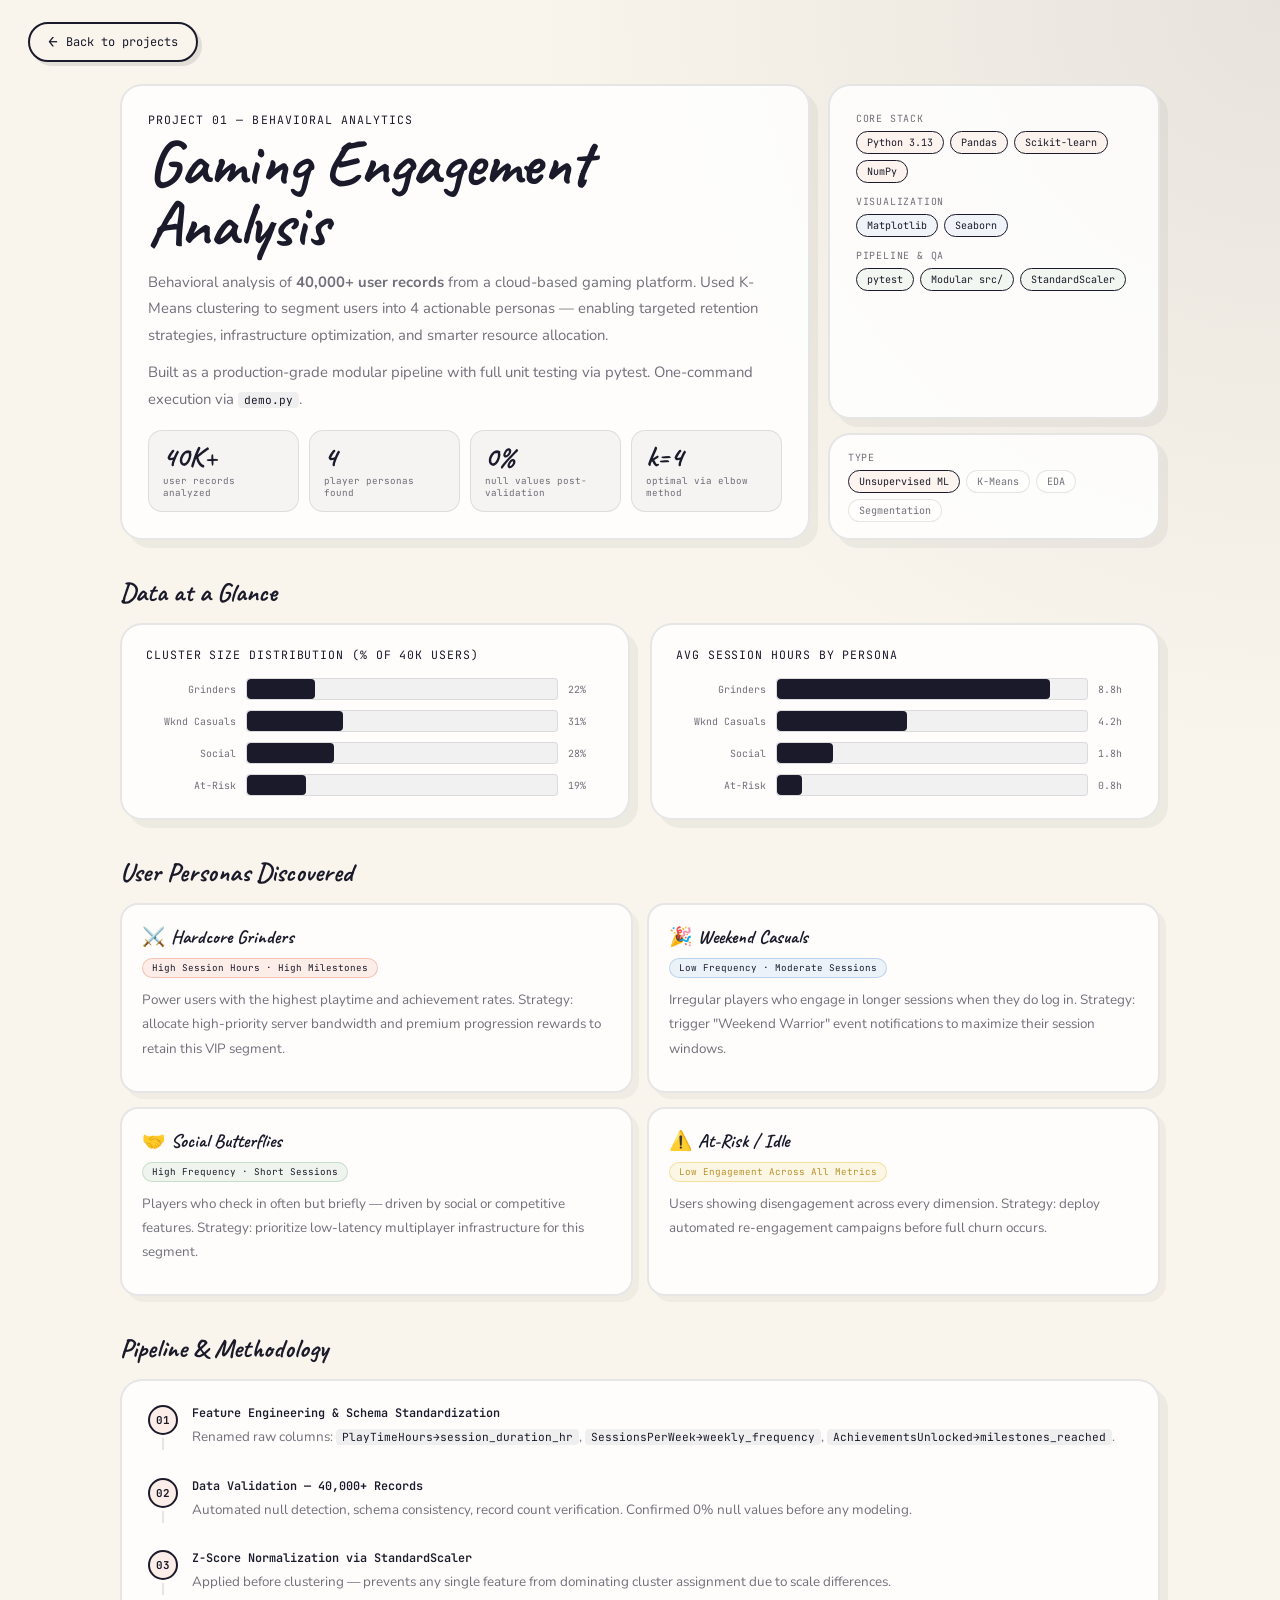
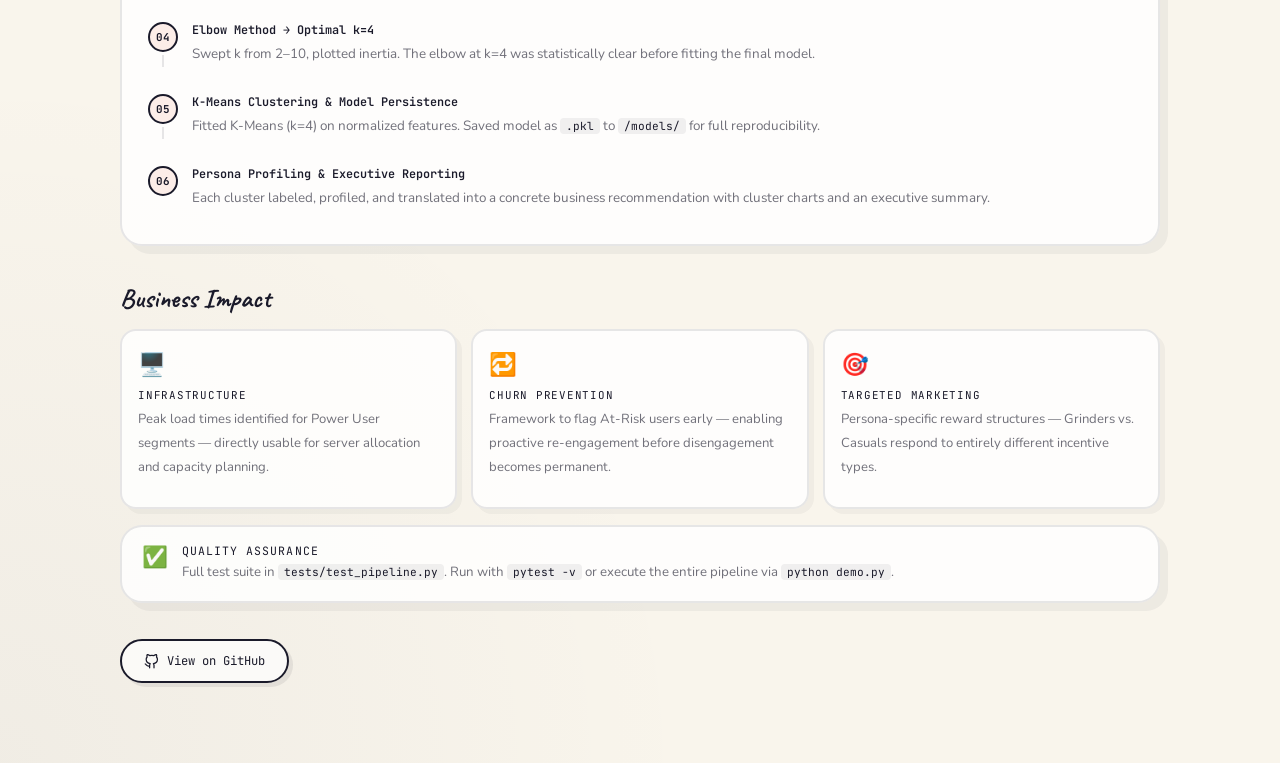
<file: pages/project-gaming.html>
﻿<!DOCTYPE html>
<html lang="en">
<head>
  <meta charset="UTF-8">
  <meta name="viewport" content="width=device-width, initial-scale=1.0">
  <title>Gaming Engagement Analysis | Gaurav Singh</title>
  <link rel="preconnect" href="https://fonts.googleapis.com">
  <link rel="preconnect" href="https://fonts.gstatic.com" crossorigin>
  <link href="https://fonts.googleapis.com/css2?family=Caveat:wght@400;600;700&family=Nunito:wght@300;400;600;700&family=JetBrains+Mono:wght@400;500&display=swap" rel="stylesheet">
  <script>
    const savedMode = localStorage.getItem('portfolio:mode');
    document.documentElement.classList.add(savedMode === 'color' ? 'color-mode' : 'sketch-mode');
  </script>
  <style>
    :root {
      --paper: #f9f5ec;
      --panel: rgba(255,255,255,.82);
      --ink: #1a1a2a;
      --muted: rgba(26,26,42,.62);
      --line: rgba(26,26,42,.1);
      --accent: #e8623a;
      --green: #6baa75;
      --blue: #4a90d9;
      --gold: #e8c03a;
      --accent-soft: rgba(255,255,255,.76);
    }
    .color-mode { --paper:#f7f2e8; --panel:rgba(255,255,255,.9); }
    .sketch-mode { --accent:#1a1a2a; --green:#1a1a2a; --blue:#1a1a2a; --gold:#1a1a2a; }
    *{box-sizing:border-box;}
    html,body{margin:0;}
    body{
      font-family:"Nunito",sans-serif; color:var(--ink);
      background:
        radial-gradient(circle at top right, color-mix(in srgb,var(--accent) 8%,transparent), transparent 28%),
        radial-gradient(circle at left bottom, rgba(26,26,42,.04), transparent 26%),
        var(--paper);
      transition:background .35s,color .35s;
    }
    .page{max-width:1080px;margin:0 auto;padding:80px 20px 80px;}

    /* TOPBAR */
    .topbar{display:flex;justify-content:space-between;align-items:center;gap:12px;margin-bottom:28px;flex-wrap:wrap;}
    .back{
      display:inline-flex;gap:8px;align-items:center;
      padding:10px 18px;border:2px solid var(--ink);border-radius:999px;
      text-decoration:none;color:inherit;
      font-family:"JetBrains Mono",monospace;font-size:.76rem;
      background:var(--accent-soft);box-shadow:4px 4px 0 rgba(26,26,42,.08);
      transition:transform .15s,box-shadow .15s;
    }
    .back:hover{transform:translate(-2px,-2px);box-shadow:6px 6px 0 rgba(26,26,42,.13);}
    .eyebrow,.small,.label{font-family:"JetBrains Mono",monospace;color:var(--accent);font-size:.72rem;text-transform:uppercase;letter-spacing:.09em;}

    /* HERO */
    .hero{display:grid;grid-template-columns:minmax(0,1.35fr) minmax(220px,.65fr);gap:18px;margin-top:4px;}
    .panel{background:var(--panel);border:2px solid var(--line);border-radius:22px;box-shadow:8px 8px 0 rgba(26,26,42,.05);padding:26px;transition:transform .2s,box-shadow .2s;}
    .panel:hover{transform:translateY(-2px);box-shadow:10px 12px 0 rgba(26,26,42,.07);}
    h1{font-family:"Caveat",cursive;font-size:clamp(2.2rem,6vw,4rem);line-height:.95;margin:6px 0 14px;}
    p{color:var(--muted);line-height:1.8;margin:0 0 10px;font-size:.93rem;}

    /* KPI */
    .kpi-row{display:grid;grid-template-columns:repeat(4,1fr);gap:10px;margin-top:18px;}
    .kpi{background:rgba(26,26,42,.04);border:1.5px solid var(--line);border-radius:14px;padding:12px 14px;transition:transform .15s,box-shadow .15s;}
    .kpi:hover{transform:translateY(-2px);box-shadow:0 6px 16px rgba(26,26,42,.08);}
    .kpi-num{font-family:"Caveat",cursive;font-size:1.8rem;font-weight:700;color:var(--accent);line-height:1;}
    .kpi-desc{font-family:"JetBrains Mono",monospace;font-size:.58rem;color:var(--muted);margin-top:3px;}

    /* TOOLKIT */
    .toolkit-wrap{display:flex;flex-direction:column;gap:14px;}
    .tg-label{font-family:"JetBrains Mono",monospace;font-size:.62rem;text-transform:uppercase;letter-spacing:.08em;color:var(--muted);margin-bottom:6px;}
    .pills{display:flex;flex-wrap:wrap;gap:6px;}
    .pill{font-family:"JetBrains Mono",monospace;font-size:.63rem;padding:4px 10px;border-radius:999px;border:1.5px solid var(--line);color:var(--muted);background:rgba(255,255,255,.5);transition:transform .12s;}
    .pill:hover{transform:scale(1.05);}
    .pill.a{border-color:var(--accent);color:var(--accent);background:rgba(232,98,58,.06);}
    .pill.g{border-color:var(--green);color:var(--green);background:rgba(107,170,117,.07);}
    .pill.b{border-color:var(--blue);color:var(--blue);background:rgba(74,144,217,.07);}

    /* SECTION TITLE */
    .stitle{font-family:"Caveat",cursive;font-size:1.65rem;font-weight:700;margin:36px 0 14px;}

    /* PERSONA GRID */
    .persona-grid{display:grid;grid-template-columns:repeat(2,1fr);gap:14px;}
    .pc{background:var(--panel);border:2px solid var(--line);border-radius:18px;padding:20px;box-shadow:6px 6px 0 rgba(26,26,42,.04);transition:transform .18s,box-shadow .18s;}
    .pc:hover{transform:translateY(-3px);box-shadow:8px 10px 0 rgba(26,26,42,.07);}
    .pc-name{font-family:"Caveat",cursive;font-size:1.18rem;font-weight:700;margin-bottom:6px;}
    .ptag{display:inline-block;font-family:"JetBrains Mono",monospace;font-size:.58rem;padding:3px 9px;border-radius:999px;margin-bottom:10px;}
    .to{background:rgba(232,98,58,.1);color:var(--accent);border:1px solid rgba(232,98,58,.3);}
    .tb{background:rgba(74,144,217,.1);color:var(--blue);border:1px solid rgba(74,144,217,.3);}
    .tg{background:rgba(107,170,117,.1);color:var(--green);border:1px solid rgba(107,170,117,.3);}
    .ty{background:rgba(232,192,58,.12);color:#b8922a;border:1px solid rgba(232,192,58,.4);}

    /* STEPS */
    .steps{display:flex;flex-direction:column;}
    .step{display:flex;gap:14px;align-items:flex-start;}
    .sline{display:flex;flex-direction:column;align-items:center;flex-shrink:0;}
    .sdot{width:30px;height:30px;border-radius:50%;background:rgba(232,98,58,.1);border:2px solid var(--accent);display:flex;align-items:center;justify-content:center;font-family:"JetBrains Mono",monospace;font-size:.68rem;color:var(--accent);font-weight:700;}
    .scon{width:2px;flex:1;min-height:12px;background:var(--line);margin:3px 0;}
    .sbody{padding-bottom:18px;flex:1;}
    .stept{font-family:"JetBrains Mono",monospace;font-size:.74rem;font-weight:600;color:var(--ink);margin-bottom:4px;}
    code{background:rgba(26,26,42,.06);padding:1px 6px;border-radius:4px;font-size:.7rem;color:var(--accent);font-family:"JetBrains Mono",monospace;}

    /* CHART */
    .chart-wrap{background:var(--panel);border:2px solid var(--line);border-radius:22px;box-shadow:8px 8px 0 rgba(26,26,42,.05);padding:22px 24px;overflow:hidden;}
    .chart-title{font-family:"JetBrains Mono",monospace;font-size:.72rem;text-transform:uppercase;letter-spacing:.08em;color:var(--accent);margin-bottom:16px;}
    .chart-grid{display:grid;grid-template-columns:1fr 1fr;gap:20px;}

    /* BAR CHART */
    .bar-chart{display:flex;flex-direction:column;gap:10px;}
    .bar-row{display:flex;align-items:center;gap:10px;}
    .bar-lbl{font-family:"JetBrains Mono",monospace;font-size:.62rem;color:var(--muted);width:90px;flex-shrink:0;text-align:right;}
    .bar-bg{flex:1;height:22px;background:rgba(26,26,42,.05);border-radius:4px;overflow:hidden;border:1px solid var(--line);}
    .bar-fill{height:100%;border-radius:4px;transition:width .6s cubic-bezier(.25,.46,.45,.94);}
    .bar-val{font-family:"JetBrains Mono",monospace;font-size:.62rem;color:var(--muted);width:36px;}

    /* DONUT */
    .donut-wrap{display:flex;flex-direction:column;align-items:center;gap:14px;}
    .donut-legend{display:flex;flex-direction:column;gap:6px;width:100%;}
    .dl-row{display:flex;align-items:center;gap:8px;font-family:"JetBrains Mono",monospace;font-size:.62rem;color:var(--muted);}
    .dl-dot{width:10px;height:10px;border-radius:50%;flex-shrink:0;}

    /* OUTCOMES */
    .oc-grid{display:grid;grid-template-columns:repeat(3,1fr);gap:14px;}
    .oc{background:var(--panel);border:2px solid var(--line);border-radius:16px;padding:18px 16px;box-shadow:5px 5px 0 rgba(26,26,42,.04);transition:transform .18s,box-shadow .18s;}
    .oc:hover{transform:translateY(-3px);box-shadow:7px 9px 0 rgba(26,26,42,.07);}
    .oc-icon{font-size:1.4rem;margin-bottom:8px;}
    .oc-title{font-family:"JetBrains Mono",monospace;font-size:.68rem;color:var(--accent);margin-bottom:6px;text-transform:uppercase;letter-spacing:.07em;}

    /* GITHUB */
    .github-wrap{margin-top:36px;}
    .github-link{display:inline-flex;align-items:center;gap:8px;padding:12px 22px;border-radius:999px;border:2px solid var(--ink);font-family:"JetBrains Mono",monospace;font-size:.76rem;color:var(--ink);text-decoration:none;background:rgba(255,255,255,.7);box-shadow:4px 4px 0 rgba(26,26,42,.08);transition:transform .15s,box-shadow .15s;}
    .github-link:hover{transform:translate(-2px,-2px);box-shadow:6px 6px 0 rgba(26,26,42,.14);}

    @media(max-width:820px){
      .hero,.persona-grid,.oc-grid,.chart-grid{grid-template-columns:1fr;}
      .kpi-row{grid-template-columns:repeat(2,1fr);}
    }
    @media(max-width:480px){
      .kpi-row{grid-template-columns:repeat(2,1fr);}
      .bar-lbl{width:70px;font-size:.56rem;}
    }
  
    /* FIXED BACK BUTTON */
    .back-fixed{
      position:fixed;top:22px;left:28px;z-index:9000;
      display:inline-flex;align-items:center;gap:8px;
      padding:10px 18px;border:2px solid var(--ink);border-radius:999px;
      color:inherit;text-decoration:none;
      font-family:"JetBrains Mono",monospace;font-size:.75rem;
      background:rgba(249,245,236,0.94);backdrop-filter:blur(10px);
      box-shadow:4px 4px 0 rgba(26,26,42,.1);
      transition:padding .3s ease,box-shadow .15s,transform .15s;
      overflow:hidden;white-space:nowrap;
    }
    .back-fixed:hover{transform:translate(-2px,-2px);box-shadow:6px 6px 0 rgba(26,26,42,.14);}
    .back-fixed .btn-arrow{flex-shrink:0;font-size:1rem;line-height:1;}
    .back-fixed .btn-text{display:inline-block;max-width:160px;overflow:hidden;transition:max-width .35s ease,opacity .3s ease;opacity:1;}
    .back-fixed.collapsed{padding:10px 13px;}
    .back-fixed.collapsed .btn-text{max-width:0;opacity:0;}

    /* SCROLL TO TOP */
    .scroll-top{
      position:fixed;bottom:28px;right:28px;z-index:9000;
      width:44px;height:44px;border:2px solid var(--ink);border-radius:50%;
      background:rgba(249,245,236,0.94);backdrop-filter:blur(10px);
      box-shadow:4px 4px 0 rgba(26,26,42,.1);
      display:flex;align-items:center;justify-content:center;
      cursor:pointer;font-size:1.1rem;color:var(--ink);
      transition:opacity .3s ease,transform .3s ease,box-shadow .15s;
      opacity:0;transform:translateY(12px);pointer-events:none;font-family:inherit;
    }
    .scroll-top.visible{opacity:1;transform:translateY(0);pointer-events:all;}
    .scroll-top:hover{transform:translateY(-2px);box-shadow:6px 6px 0 rgba(26,26,42,.14);}

    </style>
</head>
<body>
<main class="page">

  <a class="back-fixed" id="backFixed" href="../index.html#projects"><span class="btn-arrow">←</span><span class="btn-text">Back to projects</span></a>
  <button class="scroll-top" id="scrollTop" aria-label="Back to top">↑</button>

  
  <div class="topbar" style="display:none"><a class="back" id="backLink" data-return-card="gaming" href="../index.html#projects">← Back to projects</a>
    <div class="small">Project 01 · Unsupervised ML · K-Means</div>
  </div>

  <!-- HERO -->
  <section class="hero">
    <article class="panel">
      <div class="eyebrow">Project 01 — Behavioral Analytics</div>
      <h1>Gaming Engagement Analysis</h1>
      <p>Behavioral analysis of <strong>40,000+ user records</strong> from a cloud-based gaming platform. Used K-Means clustering to segment users into 4 actionable personas — enabling targeted retention strategies, infrastructure optimization, and smarter resource allocation.</p>
      <p>Built as a production-grade modular pipeline with full unit testing via pytest. One-command execution via <code>demo.py</code>.</p>
      <div class="kpi-row">
        <div class="kpi"><div class="kpi-num">40K+</div><div class="kpi-desc">user records analyzed</div></div>
        <div class="kpi"><div class="kpi-num">4</div><div class="kpi-desc">player personas found</div></div>
        <div class="kpi"><div class="kpi-num">0%</div><div class="kpi-desc">null values post-validation</div></div>
        <div class="kpi"><div class="kpi-num">k=4</div><div class="kpi-desc">optimal via elbow method</div></div>
      </div>
    </article>
    <div class="toolkit-wrap">
      <article class="panel" style="flex:1">
        <div class="tg-label">Core Stack</div>
        <div class="pills"><span class="pill a">Python 3.13</span><span class="pill a">Pandas</span><span class="pill a">Scikit-learn</span><span class="pill a">NumPy</span></div>
        <div class="tg-label" style="margin-top:12px">Visualization</div>
        <div class="pills"><span class="pill b">Matplotlib</span><span class="pill b">Seaborn</span></div>
        <div class="tg-label" style="margin-top:12px">Pipeline & QA</div>
        <div class="pills"><span class="pill g">pytest</span><span class="pill g">Modular src/</span><span class="pill g">StandardScaler</span></div>
      </article>
      <article class="panel" style="padding:16px 18px">
        <div class="tg-label">Type</div>
        <div class="pills" style="margin-top:4px"><span class="pill a">Unsupervised ML</span><span class="pill">K-Means</span><span class="pill">EDA</span><span class="pill">Segmentation</span></div>
      </article>
    </div>
  </section>

  <!-- CHARTS -->
  <div class="stitle">Data at a Glance</div>
  <div class="chart-grid">
    <div class="chart-wrap">
      <div class="chart-title">Cluster Size Distribution (% of 40K users)</div>
      <div class="bar-chart">
        <div class="bar-row"><div class="bar-lbl">Grinders</div><div class="bar-bg"><div class="bar-fill" style="width:22%;background:var(--accent)"></div></div><div class="bar-val">22%</div></div>
        <div class="bar-row"><div class="bar-lbl">Wknd Casuals</div><div class="bar-bg"><div class="bar-fill" style="width:31%;background:var(--blue)"></div></div><div class="bar-val">31%</div></div>
        <div class="bar-row"><div class="bar-lbl">Social</div><div class="bar-bg"><div class="bar-fill" style="width:28%;background:var(--green)"></div></div><div class="bar-val">28%</div></div>
        <div class="bar-row"><div class="bar-lbl">At-Risk</div><div class="bar-bg"><div class="bar-fill" style="width:19%;background:var(--gold)"></div></div><div class="bar-val">19%</div></div>
      </div>
    </div>
    <div class="chart-wrap">
      <div class="chart-title">Avg Session Hours by Persona</div>
      <div class="bar-chart">
        <div class="bar-row"><div class="bar-lbl">Grinders</div><div class="bar-bg"><div class="bar-fill" style="width:88%;background:var(--accent)"></div></div><div class="bar-val">8.8h</div></div>
        <div class="bar-row"><div class="bar-lbl">Wknd Casuals</div><div class="bar-bg"><div class="bar-fill" style="width:42%;background:var(--blue)"></div></div><div class="bar-val">4.2h</div></div>
        <div class="bar-row"><div class="bar-lbl">Social</div><div class="bar-bg"><div class="bar-fill" style="width:18%;background:var(--green)"></div></div><div class="bar-val">1.8h</div></div>
        <div class="bar-row"><div class="bar-lbl">At-Risk</div><div class="bar-bg"><div class="bar-fill" style="width:8%;background:var(--gold)"></div></div><div class="bar-val">0.8h</div></div>
      </div>
    </div>
  </div>

  <!-- PERSONAS -->
  <div class="stitle">User Personas Discovered</div>
  <div class="persona-grid">
    <article class="pc">
      <div class="pc-name">⚔️ Hardcore Grinders</div>
      <span class="ptag to">High Session Hours · High Milestones</span>
      <p style="font-size:.84rem">Power users with the highest playtime and achievement rates. Strategy: allocate high-priority server bandwidth and premium progression rewards to retain this VIP segment.</p>
    </article>
    <article class="pc">
      <div class="pc-name">🎉 Weekend Casuals</div>
      <span class="ptag tb">Low Frequency · Moderate Sessions</span>
      <p style="font-size:.84rem">Irregular players who engage in longer sessions when they do log in. Strategy: trigger "Weekend Warrior" event notifications to maximize their session windows.</p>
    </article>
    <article class="pc">
      <div class="pc-name">🤝 Social Butterflies</div>
      <span class="ptag tg">High Frequency · Short Sessions</span>
      <p style="font-size:.84rem">Players who check in often but briefly — driven by social or competitive features. Strategy: prioritize low-latency multiplayer infrastructure for this segment.</p>
    </article>
    <article class="pc">
      <div class="pc-name">⚠️ At-Risk / Idle</div>
      <span class="ptag ty">Low Engagement Across All Metrics</span>
      <p style="font-size:.84rem">Users showing disengagement across every dimension. Strategy: deploy automated re-engagement campaigns before full churn occurs.</p>
    </article>
  </div>

  <!-- METHODOLOGY -->
  <div class="stitle">Pipeline & Methodology</div>
  <article class="panel" style="padding:24px 26px">
    <div class="steps">
      <div class="step"><div class="sline"><div class="sdot">01</div><div class="scon"></div></div><div class="sbody"><div class="stept">Feature Engineering & Schema Standardization</div><p style="font-size:.84rem">Renamed raw columns: <code>PlayTimeHours→session_duration_hr</code>, <code>SessionsPerWeek→weekly_frequency</code>, <code>AchievementsUnlocked→milestones_reached</code>.</p></div></div>
      <div class="step"><div class="sline"><div class="sdot">02</div><div class="scon"></div></div><div class="sbody"><div class="stept">Data Validation — 40,000+ Records</div><p style="font-size:.84rem">Automated null detection, schema consistency, record count verification. Confirmed 0% null values before any modeling.</p></div></div>
      <div class="step"><div class="sline"><div class="sdot">03</div><div class="scon"></div></div><div class="sbody"><div class="stept">Z-Score Normalization via StandardScaler</div><p style="font-size:.84rem">Applied before clustering — prevents any single feature from dominating cluster assignment due to scale differences.</p></div></div>
      <div class="step"><div class="sline"><div class="sdot">04</div><div class="scon"></div></div><div class="sbody"><div class="stept">Elbow Method → Optimal k=4</div><p style="font-size:.84rem">Swept k from 2–10, plotted inertia. The elbow at k=4 was statistically clear before fitting the final model.</p></div></div>
      <div class="step"><div class="sline"><div class="sdot">05</div><div class="scon"></div></div><div class="sbody"><div class="stept">K-Means Clustering & Model Persistence</div><p style="font-size:.84rem">Fitted K-Means (k=4) on normalized features. Saved model as <code>.pkl</code> to <code>/models/</code> for full reproducibility.</p></div></div>
      <div class="step"><div class="sline"><div class="sdot">06</div></div><div class="sbody" style="padding-bottom:0"><div class="stept">Persona Profiling & Executive Reporting</div><p style="font-size:.84rem">Each cluster labeled, profiled, and translated into a concrete business recommendation with cluster charts and an executive summary.</p></div></div>
    </div>
  </article>

  <!-- OUTCOMES -->
  <div class="stitle">Business Impact</div>
  <div class="oc-grid">
    <article class="oc"><div class="oc-icon">🖥️</div><div class="oc-title">Infrastructure</div><p style="font-size:.82rem">Peak load times identified for Power User segments — directly usable for server allocation and capacity planning.</p></article>
    <article class="oc"><div class="oc-icon">🔁</div><div class="oc-title">Churn Prevention</div><p style="font-size:.82rem">Framework to flag At-Risk users early — enabling proactive re-engagement before disengagement becomes permanent.</p></article>
    <article class="oc"><div class="oc-icon">🎯</div><div class="oc-title">Targeted Marketing</div><p style="font-size:.82rem">Persona-specific reward structures — Grinders vs. Casuals respond to entirely different incentive types.</p></article>
  </div>

  <article class="panel" style="margin-top:16px;padding:16px 20px;display:flex;gap:14px;align-items:flex-start">
    <div style="font-size:1.3rem;flex-shrink:0">✅</div>
    <div><div class="label" style="margin-bottom:3px">Quality Assurance</div><p style="font-size:.83rem;margin:0">Full test suite in <code>tests/test_pipeline.py</code>. Run with <code>pytest -v</code> or execute the entire pipeline via <code>python demo.py</code>.</p></div>
  </article>

  <div class="github-wrap">
    <a class="github-link" href="https://github.com/SGarryy/gaming-engagement-analysis" target="_blank" rel="noopener">
      <svg width="15" height="15" viewBox="0 0 24 24" fill="none" stroke="currentColor" stroke-width="2" stroke-linecap="round" stroke-linejoin="round"><path d="M9 19c-5 1.5-5-2.5-7-3m14 6v-3.87a3.37 3.37 0 0 0-.94-2.61c3.14-.35 6.44-1.54 6.44-7A5.44 5.44 0 0 0 20 4.77 5.07 5.07 0 0 0 19.91 1S18.73.65 16 2.48a13.38 13.38 0 0 0-7 0C6.27.65 5.09 1 5.09 1A5.07 5.07 0 0 0 5 4.77a5.44 5.44 0 0 0-1.5 3.78c0 5.42 3.3 6.61 6.44 7A3.37 3.37 0 0 0 9 18.13V22"/></svg>
      View on GitHub
    </a>
  </div>

</main>
<script>
  const backLink = document.getElementById('backLink');
  if(backLink){
    backLink.addEventListener('click',()=>{
      const mode=document.documentElement.classList.contains('color-mode')?'color':'sketch';
      localStorage.setItem('portfolio:mode',mode);
      sessionStorage.setItem('portfolio:returnCard',backLink.dataset.returnCard);
    });
  }
</script>

  <script>
    // Fixed back btn + scroll to top
    (function(){
      var btn = document.getElementById('backFixed');
      var top = document.getElementById('scrollTop');
      if(!btn||!top) return;
      var link = document.getElementById('backLink');

      function persistReturnState() {
        var mode = document.documentElement.classList.contains('color-mode') ? 'color' : 'sketch';
        localStorage.setItem('portfolio:mode', mode);
        var returnCard = btn.dataset.returnCard || (link && link.dataset.returnCard) || '';
        if (returnCard) {
          sessionStorage.setItem('portfolio:returnCard', returnCard);
        }
      }

      window.addEventListener('scroll', function(){
        btn.classList.toggle('collapsed', window.scrollY > 60);
        top.classList.toggle('visible', window.scrollY > 300);
      }, {passive:true});
      btn.addEventListener('click', persistReturnState);
      top.addEventListener('click', function(){ window.scrollTo({top:0,behavior:'smooth'}); });
      // preserve existing backLink behaviour
      if(link){ btn.setAttribute('href', link.getAttribute('href')); btn.dataset.returnCard = link.dataset.returnCard||''; }
    })();
  </script>

</body>
</html>
</file>
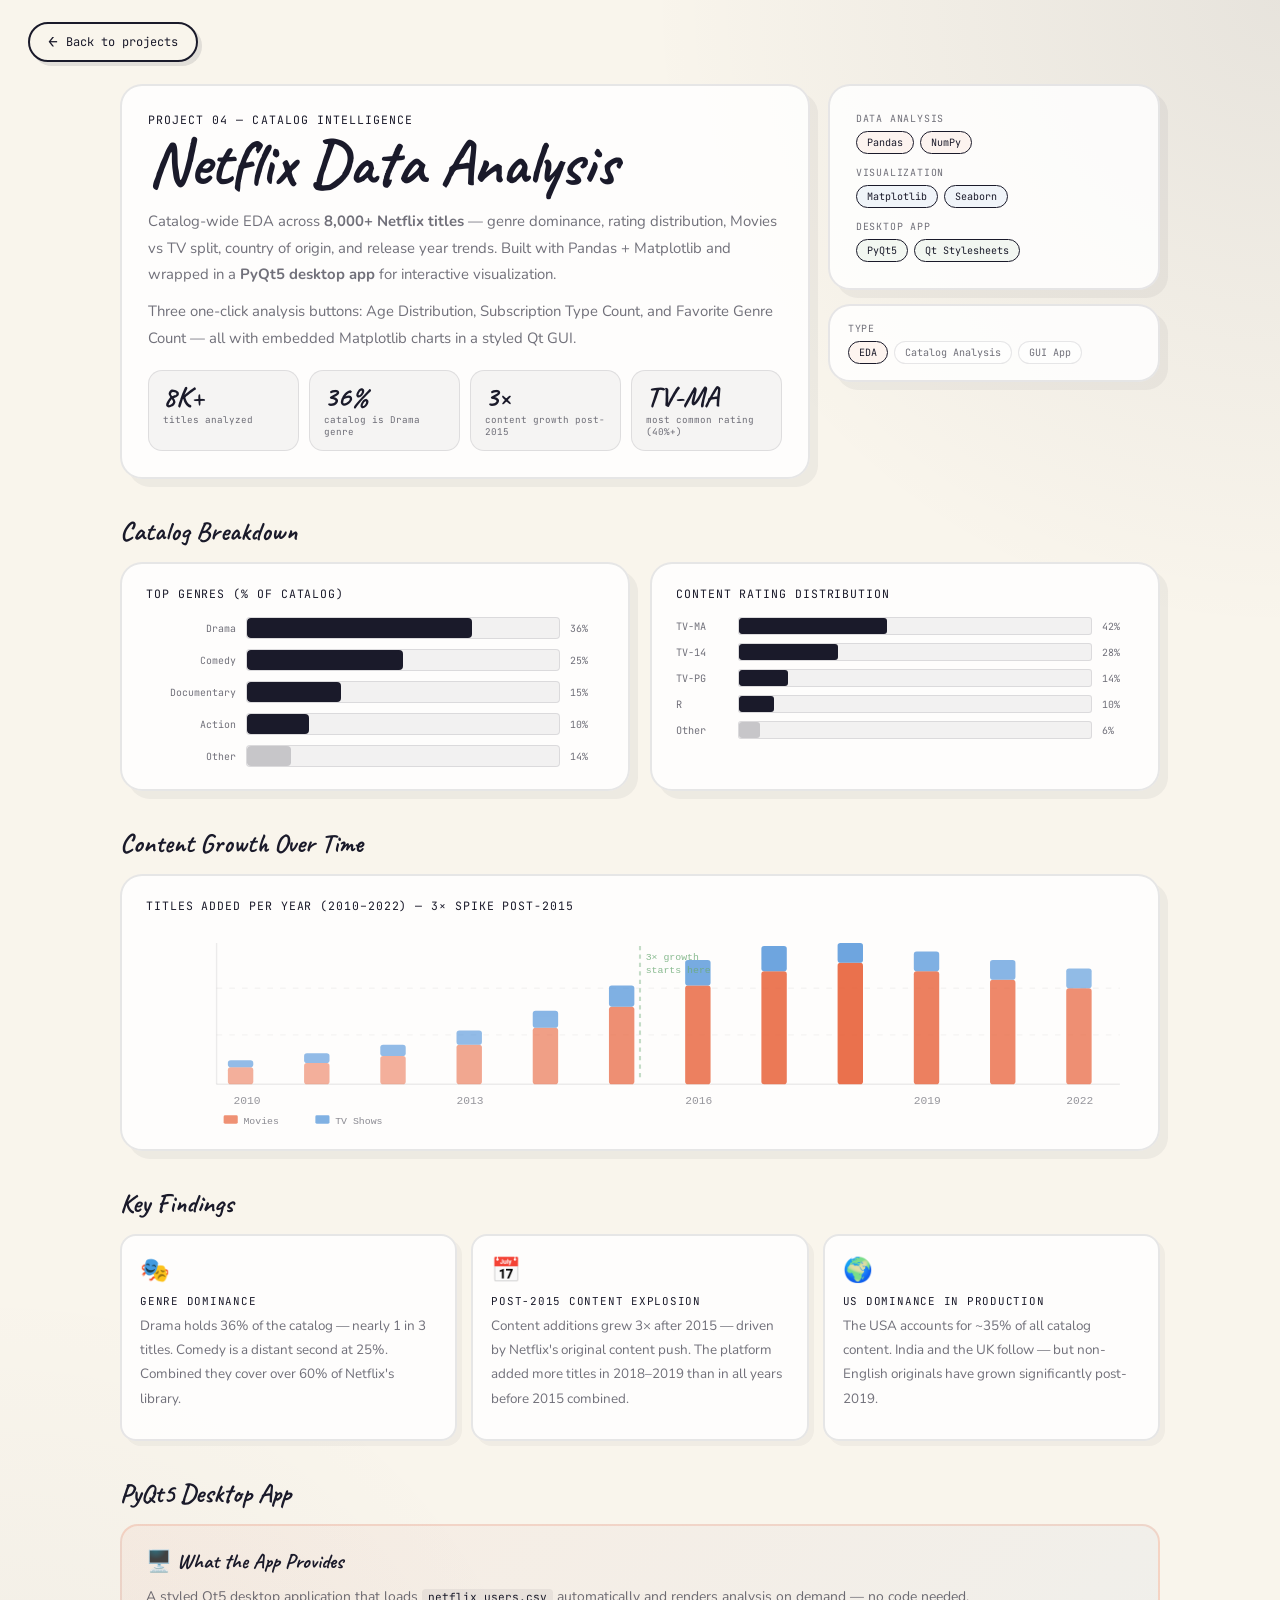
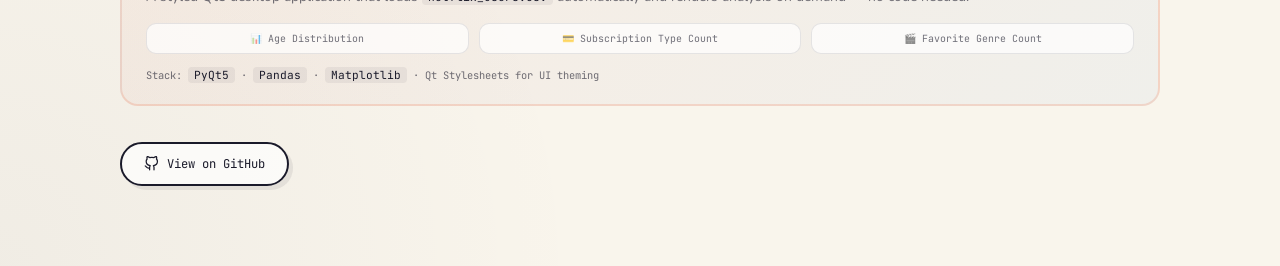
<file: pages/project-netflix.html>
﻿<!DOCTYPE html>
<html lang="en">
<head>
  <meta charset="UTF-8">
  <meta name="viewport" content="width=device-width, initial-scale=1.0">
  <title>Netflix Data Analysis | Gaurav Singh</title>
  <link rel="preconnect" href="https://fonts.googleapis.com">
  <link rel="preconnect" href="https://fonts.gstatic.com" crossorigin>
  <link href="https://fonts.googleapis.com/css2?family=Caveat:wght@400;600;700&family=Nunito:wght@300;400;600;700&family=JetBrains+Mono:wght@400;500&display=swap" rel="stylesheet">
  <script>
    const savedMode = localStorage.getItem('portfolio:mode');
    document.documentElement.classList.add(savedMode === 'color' ? 'color-mode' : 'sketch-mode');
  </script>
  <style>
    :root{
      --paper:#f9f5ec;--panel:rgba(255,255,255,.82);--ink:#1a1a2a;
      --muted:rgba(26,26,42,.62);--line:rgba(26,26,42,.1);
      --accent:#e8623a;--green:#6baa75;--blue:#4a90d9;--gold:#e8c03a;
      --accent-soft:rgba(255,255,255,.76);
    }
    .color-mode{--paper:#f7f2e8;--panel:rgba(255,255,255,.9);}
    .sketch-mode{--accent:#1a1a2a;--green:#1a1a2a;--blue:#1a1a2a;--gold:#1a1a2a;}
    *{box-sizing:border-box;}html,body{margin:0;}
    body{font-family:"Nunito",sans-serif;color:var(--ink);
      background:radial-gradient(circle at top right,color-mix(in srgb,var(--accent) 8%,transparent),transparent 28%),
        radial-gradient(circle at left bottom,rgba(26,26,42,.04),transparent 26%),var(--paper);
      transition:background .35s,color .35s;}
    .page{max-width:1080px;margin:0 auto;padding:80px 20px 80px;}
    .topbar{display:flex;justify-content:space-between;align-items:center;gap:12px;margin-bottom:28px;flex-wrap:wrap;}
    .back{display:inline-flex;gap:8px;align-items:center;padding:10px 18px;border:2px solid var(--ink);border-radius:999px;text-decoration:none;color:inherit;font-family:"JetBrains Mono",monospace;font-size:.76rem;background:var(--accent-soft);box-shadow:4px 4px 0 rgba(26,26,42,.08);transition:transform .15s,box-shadow .15s;}
    .back:hover{transform:translate(-2px,-2px);box-shadow:6px 6px 0 rgba(26,26,42,.13);}
    .eyebrow,.small,.label{font-family:"JetBrains Mono",monospace;color:var(--accent);font-size:.72rem;text-transform:uppercase;letter-spacing:.09em;}
    .hero{display:grid;grid-template-columns:minmax(0,1.35fr) minmax(220px,.65fr);gap:18px;margin-top:4px;}
    .panel{background:var(--panel);border:2px solid var(--line);border-radius:22px;box-shadow:8px 8px 0 rgba(26,26,42,.05);padding:26px;transition:transform .2s,box-shadow .2s;}
    .panel:hover{transform:translateY(-2px);box-shadow:10px 12px 0 rgba(26,26,42,.07);}
    h1{font-family:"Caveat",cursive;font-size:clamp(2.2rem,6vw,4rem);line-height:.95;margin:6px 0 14px;}
    p{color:var(--muted);line-height:1.8;margin:0 0 10px;font-size:.93rem;}
    .kpi-row{display:grid;grid-template-columns:repeat(4,1fr);gap:10px;margin-top:18px;}
    .kpi{background:rgba(26,26,42,.04);border:1.5px solid var(--line);border-radius:14px;padding:12px 14px;transition:transform .15s,box-shadow .15s;}
    .kpi:hover{transform:translateY(-2px);box-shadow:0 6px 16px rgba(26,26,42,.08);}
    .kpi-num{font-family:"Caveat",cursive;font-size:1.8rem;font-weight:700;color:var(--accent);line-height:1;}
    .kpi-desc{font-family:"JetBrains Mono",monospace;font-size:.58rem;color:var(--muted);margin-top:3px;}
    .toolkit-wrap{display:flex;flex-direction:column;gap:14px;}
    .tg-label{font-family:"JetBrains Mono",monospace;font-size:.62rem;text-transform:uppercase;letter-spacing:.08em;color:var(--muted);margin-bottom:6px;}
    .pills{display:flex;flex-wrap:wrap;gap:6px;}
    .pill{font-family:"JetBrains Mono",monospace;font-size:.63rem;padding:4px 10px;border-radius:999px;border:1.5px solid var(--line);color:var(--muted);background:rgba(255,255,255,.5);transition:transform .12s;}
    .pill:hover{transform:scale(1.05);}
    .pill.a{border-color:var(--accent);color:var(--accent);background:rgba(232,98,58,.06);}
    .pill.g{border-color:var(--green);color:var(--green);background:rgba(107,170,117,.07);}
    .pill.b{border-color:var(--blue);color:var(--blue);background:rgba(74,144,217,.07);}
    .stitle{font-family:"Caveat",cursive;font-size:1.65rem;font-weight:700;margin:36px 0 14px;}
    .chart-wrap{background:var(--panel);border:2px solid var(--line);border-radius:22px;box-shadow:8px 8px 0 rgba(26,26,42,.05);padding:22px 24px;overflow:hidden;}
    .chart-title{font-family:"JetBrains Mono",monospace;font-size:.72rem;text-transform:uppercase;letter-spacing:.08em;color:var(--accent);margin-bottom:16px;}
    .chart-grid{display:grid;grid-template-columns:1fr 1fr;gap:20px;}

    /* GENRE BAR CHART */
    .bar-chart{display:flex;flex-direction:column;gap:10px;}
    .bar-row{display:flex;align-items:center;gap:10px;}
    .bar-lbl{font-family:"JetBrains Mono",monospace;font-size:.62rem;color:var(--muted);width:90px;flex-shrink:0;text-align:right;}
    .bar-bg{flex:1;height:22px;background:rgba(26,26,42,.05);border-radius:4px;overflow:hidden;border:1px solid var(--line);}
    .bar-fill{height:100%;border-radius:4px;}
    .bar-val{font-family:"JetBrains Mono",monospace;font-size:.62rem;color:var(--muted);width:34px;}

    /* RATING DONUT */
    .donut-section{display:flex;flex-direction:column;gap:10px;}
    .rating-rows{display:flex;flex-direction:column;gap:8px;}
    .rating-row{display:flex;align-items:center;gap:10px;}
    .rating-name{font-family:"JetBrains Mono",monospace;font-size:.64rem;color:var(--muted);width:52px;flex-shrink:0;}
    .rating-bar-bg{flex:1;height:18px;background:rgba(26,26,42,.05);border-radius:3px;overflow:hidden;border:1px solid var(--line);}
    .rating-bar-fill{height:100%;border-radius:3px;}
    .rating-pct{font-family:"JetBrains Mono",monospace;font-size:.62rem;color:var(--muted);width:32px;}

    /* CONTENT GROWTH CHART */
    .growth-chart{width:100%;}
    .growth-chart svg{width:100%;height:auto;display:block;}

    /* INSIGHTS GRID */
    .insight-grid{display:grid;grid-template-columns:repeat(3,1fr);gap:14px;}
    .insight-card{background:var(--panel);border:2px solid var(--line);border-radius:16px;padding:18px;box-shadow:5px 5px 0 rgba(26,26,42,.04);transition:transform .18s,box-shadow .18s;}
    .insight-card:hover{transform:translateY(-3px);box-shadow:7px 9px 0 rgba(26,26,42,.07);}
    .insight-icon{font-size:1.5rem;margin-bottom:8px;}
    .insight-title{font-family:"JetBrains Mono",monospace;font-size:.68rem;color:var(--accent);text-transform:uppercase;letter-spacing:.07em;margin-bottom:6px;}

    /* APP HIGHLIGHT */
    .app-box{background:linear-gradient(135deg,rgba(232,98,58,.05),rgba(74,144,217,.05));border:2px solid rgba(232,98,58,.18);border-radius:18px;padding:22px 24px;}
    .app-title{font-family:"Caveat",cursive;font-size:1.3rem;font-weight:700;margin-bottom:10px;}
    .btn-grid{display:grid;grid-template-columns:repeat(3,1fr);gap:10px;margin-top:14px;}
    .btn-chip{font-family:"JetBrains Mono",monospace;font-size:.62rem;padding:8px 12px;border-radius:10px;background:rgba(255,255,255,.7);border:1.5px solid var(--line);color:var(--muted);text-align:center;}

    .github-wrap{margin-top:36px;}
    .github-link{display:inline-flex;align-items:center;gap:8px;padding:12px 22px;border-radius:999px;border:2px solid var(--ink);font-family:"JetBrains Mono",monospace;font-size:.76rem;color:var(--ink);text-decoration:none;background:rgba(255,255,255,.7);box-shadow:4px 4px 0 rgba(26,26,42,.08);transition:transform .15s,box-shadow .15s;}
    .github-link:hover{transform:translate(-2px,-2px);box-shadow:6px 6px 0 rgba(26,26,42,.14);}
    code{background:rgba(26,26,42,.06);padding:1px 6px;border-radius:4px;font-size:.7rem;color:var(--accent);font-family:"JetBrains Mono",monospace;}

    @media(max-width:820px){.hero,.chart-grid,.insight-grid,.btn-grid{grid-template-columns:1fr;}.kpi-row{grid-template-columns:repeat(2,1fr);}}
    @media(max-width:480px){.bar-lbl{width:70px;font-size:.56rem;}}
  
    /* FIXED BACK BUTTON */
    .back-fixed{
      position:fixed;top:22px;left:28px;z-index:9000;
      display:inline-flex;align-items:center;gap:8px;
      padding:10px 18px;border:2px solid var(--ink);border-radius:999px;
      color:inherit;text-decoration:none;
      font-family:"JetBrains Mono",monospace;font-size:.75rem;
      background:rgba(249,245,236,0.94);backdrop-filter:blur(10px);
      box-shadow:4px 4px 0 rgba(26,26,42,.1);
      transition:padding .3s ease,box-shadow .15s,transform .15s;
      overflow:hidden;white-space:nowrap;
    }
    .back-fixed:hover{transform:translate(-2px,-2px);box-shadow:6px 6px 0 rgba(26,26,42,.14);}
    .back-fixed .btn-arrow{flex-shrink:0;font-size:1rem;line-height:1;}
    .back-fixed .btn-text{display:inline-block;max-width:160px;overflow:hidden;transition:max-width .35s ease,opacity .3s ease;opacity:1;}
    .back-fixed.collapsed{padding:10px 13px;}
    .back-fixed.collapsed .btn-text{max-width:0;opacity:0;}

    /* SCROLL TO TOP */
    .scroll-top{
      position:fixed;bottom:28px;right:28px;z-index:9000;
      width:44px;height:44px;border:2px solid var(--ink);border-radius:50%;
      background:rgba(249,245,236,0.94);backdrop-filter:blur(10px);
      box-shadow:4px 4px 0 rgba(26,26,42,.1);
      display:flex;align-items:center;justify-content:center;
      cursor:pointer;font-size:1.1rem;color:var(--ink);
      transition:opacity .3s ease,transform .3s ease,box-shadow .15s;
      opacity:0;transform:translateY(12px);pointer-events:none;font-family:inherit;
    }
    .scroll-top.visible{opacity:1;transform:translateY(0);pointer-events:all;}
    .scroll-top:hover{transform:translateY(-2px);box-shadow:6px 6px 0 rgba(26,26,42,.14);}

    </style>
</head>
<body>
<main class="page">

  <a class="back-fixed" id="backFixed" href="../index.html#projects"><span class="btn-arrow">←</span><span class="btn-text">Back to projects</span></a>
  <button class="scroll-top" id="scrollTop" aria-label="Back to top">↑</button>

  
  <div class="topbar" style="display:none"><a class="back" id="backLink" data-return-card="netflix" href="../index.html#projects">← Back to projects</a>
    <div class="small">Project 04 · EDA · PyQt5 Desktop App</div>
  </div>

  <!-- HERO -->
  <section class="hero">
    <article class="panel">
      <div class="eyebrow">Project 04 — Catalog Intelligence</div>
      <h1>Netflix Data Analysis</h1>
      <p>Catalog-wide EDA across <strong>8,000+ Netflix titles</strong> — genre dominance, rating distribution, Movies vs TV split, country of origin, and release year trends. Built with Pandas + Matplotlib and wrapped in a <strong>PyQt5 desktop app</strong> for interactive visualization.</p>
      <p>Three one-click analysis buttons: Age Distribution, Subscription Type Count, and Favorite Genre Count — all with embedded Matplotlib charts in a styled Qt GUI.</p>
      <div class="kpi-row">
        <div class="kpi"><div class="kpi-num">8K+</div><div class="kpi-desc">titles analyzed</div></div>
        <div class="kpi"><div class="kpi-num">36%</div><div class="kpi-desc">catalog is Drama genre</div></div>
        <div class="kpi"><div class="kpi-num">3×</div><div class="kpi-desc">content growth post-2015</div></div>
        <div class="kpi"><div class="kpi-num">TV-MA</div><div class="kpi-desc">most common rating (40%+)</div></div>
      </div>
    </article>
    <div class="toolkit-wrap">
      <article class="panel">
        <div class="tg-label">Data Analysis</div>
        <div class="pills"><span class="pill a">Pandas</span><span class="pill a">NumPy</span></div>
        <div class="tg-label" style="margin-top:12px">Visualization</div>
        <div class="pills"><span class="pill b">Matplotlib</span><span class="pill b">Seaborn</span></div>
        <div class="tg-label" style="margin-top:12px">Desktop App</div>
        <div class="pills"><span class="pill g">PyQt5</span><span class="pill g">Qt Stylesheets</span></div>
      </article>
      <article class="panel" style="padding:16px 18px">
        <div class="tg-label">Type</div>
        <div class="pills" style="margin-top:4px"><span class="pill a">EDA</span><span class="pill">Catalog Analysis</span><span class="pill">GUI App</span></div>
      </article>
    </div>
  </section>

  <!-- CHARTS -->
  <div class="stitle">Catalog Breakdown</div>
  <div class="chart-grid">
    <div class="chart-wrap">
      <div class="chart-title">Top Genres (% of Catalog)</div>
      <div class="bar-chart">
        <div class="bar-row"><div class="bar-lbl">Drama</div><div class="bar-bg"><div class="bar-fill" style="width:72%;background:var(--accent)"></div></div><div class="bar-val">36%</div></div>
        <div class="bar-row"><div class="bar-lbl">Comedy</div><div class="bar-bg"><div class="bar-fill" style="width:50%;background:var(--blue)"></div></div><div class="bar-val">25%</div></div>
        <div class="bar-row"><div class="bar-lbl">Documentary</div><div class="bar-bg"><div class="bar-fill" style="width:30%;background:var(--green)"></div></div><div class="bar-val">15%</div></div>
        <div class="bar-row"><div class="bar-lbl">Action</div><div class="bar-bg"><div class="bar-fill" style="width:20%;background:var(--gold)"></div></div><div class="bar-val">10%</div></div>
        <div class="bar-row"><div class="bar-lbl">Other</div><div class="bar-bg"><div class="bar-fill" style="width:14%;background:rgba(26,26,42,.2)"></div></div><div class="bar-val">14%</div></div>
      </div>
    </div>
    <div class="chart-wrap">
      <div class="chart-title">Content Rating Distribution</div>
      <div class="donut-section">
        <div class="rating-rows">
          <div class="rating-row"><div class="rating-name">TV-MA</div><div class="rating-bar-bg"><div class="rating-bar-fill" style="width:42%;background:var(--accent)"></div></div><div class="rating-pct">42%</div></div>
          <div class="rating-row"><div class="rating-name">TV-14</div><div class="rating-bar-bg"><div class="rating-bar-fill" style="width:28%;background:var(--blue)"></div></div><div class="rating-pct">28%</div></div>
          <div class="rating-row"><div class="rating-name">TV-PG</div><div class="rating-bar-bg"><div class="rating-bar-fill" style="width:14%;background:var(--green)"></div></div><div class="rating-pct">14%</div></div>
          <div class="rating-row"><div class="rating-name">R</div><div class="rating-bar-bg"><div class="rating-bar-fill" style="width:10%;background:var(--gold)"></div></div><div class="rating-pct">10%</div></div>
          <div class="rating-row"><div class="rating-name">Other</div><div class="rating-bar-bg"><div class="rating-bar-fill" style="width:6%;background:rgba(26,26,42,.2)"></div></div><div class="rating-pct">6%</div></div>
        </div>
      </div>
    </div>
  </div>

  <!-- CONTENT GROWTH TREND -->
  <div class="stitle">Content Growth Over Time</div>
  <div class="chart-wrap">
    <div class="chart-title">Titles Added Per Year (2010–2022) — 3× spike post-2015</div>
    <div class="growth-chart">
      <svg viewBox="0 0 700 140" xmlns="http://www.w3.org/2000/svg">
        <line x1="50" y1="10" x2="50" y2="110" stroke="rgba(26,26,42,.08)" stroke-width="1"/>
        <line x1="50" y1="110" x2="690" y2="110" stroke="rgba(26,26,42,.08)" stroke-width="1"/>
        <line x1="50" y1="75" x2="690" y2="75" stroke="rgba(26,26,42,.04)" stroke-width="1" stroke-dasharray="4,5"/>
        <line x1="50" y1="42" x2="690" y2="42" stroke="rgba(26,26,42,.04)" stroke-width="1" stroke-dasharray="4,5"/>
        <!-- Movie bars -->
        <rect x="58"  y="98" width="18" height="12" rx="2" fill="rgba(232,98,58,.5)"/>
        <rect x="112" y="95" width="18" height="15" rx="2" fill="rgba(232,98,58,.5)"/>
        <rect x="166" y="90" width="18" height="20" rx="2" fill="rgba(232,98,58,.5)"/>
        <rect x="220" y="82" width="18" height="28" rx="2" fill="rgba(232,98,58,.55)"/>
        <rect x="274" y="70" width="18" height="40" rx="2" fill="rgba(232,98,58,.6)"/>
        <rect x="328" y="55" width="18" height="55" rx="2" fill="rgba(232,98,58,.7)"/>
        <rect x="382" y="40" width="18" height="70" rx="2" fill="rgba(232,98,58,.8)"/>
        <rect x="436" y="30" width="18" height="80" rx="2" fill="rgba(232,98,58,.85)"/>
        <rect x="490" y="24" width="18" height="86" rx="2" fill="rgba(232,98,58,.9)"/>
        <rect x="544" y="30" width="18" height="80" rx="2" fill="rgba(232,98,58,.8)"/>
        <rect x="598" y="36" width="18" height="74" rx="2" fill="rgba(232,98,58,.75)"/>
        <rect x="652" y="42" width="18" height="68" rx="2" fill="rgba(232,98,58,.7)"/>
        <!-- TV show bars stacked -->
        <rect x="58"  y="93" width="18" height="5" rx="2" fill="rgba(74,144,217,.6)"/>
        <rect x="112" y="88" width="18" height="7" rx="2" fill="rgba(74,144,217,.6)"/>
        <rect x="166" y="82" width="18" height="8" rx="2" fill="rgba(74,144,217,.6)"/>
        <rect x="220" y="72" width="18" height="10" rx="2" fill="rgba(74,144,217,.6)"/>
        <rect x="274" y="58" width="18" height="12" rx="2" fill="rgba(74,144,217,.65)"/>
        <rect x="328" y="40" width="18" height="15" rx="2" fill="rgba(74,144,217,.7)"/>
        <rect x="382" y="22" width="18" height="18" rx="2" fill="rgba(74,144,217,.75)"/>
        <rect x="436" y="12" width="18" height="18" rx="2" fill="rgba(74,144,217,.8)"/>
        <rect x="490" y="10" width="18" height="14" rx="2" fill="rgba(74,144,217,.8)"/>
        <rect x="544" y="16" width="18" height="14" rx="2" fill="rgba(74,144,217,.7)"/>
        <rect x="598" y="22" width="18" height="14" rx="2" fill="rgba(74,144,217,.65)"/>
        <rect x="652" y="28" width="18" height="14" rx="2" fill="rgba(74,144,217,.6)"/>
        <!-- Year labels -->
        <text x="62"  y="124" font-family="monospace" font-size="8" fill="rgba(26,26,42,.45)">2010</text>
        <text x="220" y="124" font-family="monospace" font-size="8" fill="rgba(26,26,42,.45)">2013</text>
        <text x="382" y="124" font-family="monospace" font-size="8" fill="rgba(26,26,42,.45)">2016</text>
        <text x="544" y="124" font-family="monospace" font-size="8" fill="rgba(26,26,42,.45)">2019</text>
        <text x="652" y="124" font-family="monospace" font-size="8" fill="rgba(26,26,42,.45)">2022</text>
        <!-- 2015 annotation -->
        <line x1="350" y1="12" x2="350" y2="108" stroke="rgba(107,170,117,.4)" stroke-width="1.5" stroke-dasharray="3,3"/>
        <text x="354" y="22" font-family="monospace" font-size="7" fill="rgba(107,170,117,.8)">3× growth</text>
        <text x="354" y="31" font-family="monospace" font-size="7" fill="rgba(107,170,117,.8)">starts here</text>
        <!-- Legend -->
        <rect x="55" y="132" width="10" height="6" rx="1" fill="rgba(232,98,58,.7)"/>
        <text x="69" y="138" font-family="monospace" font-size="7" fill="rgba(26,26,42,.5)">Movies</text>
        <rect x="120" y="132" width="10" height="6" rx="1" fill="rgba(74,144,217,.7)"/>
        <text x="134" y="138" font-family="monospace" font-size="7" fill="rgba(26,26,42,.5)">TV Shows</text>
      </svg>
    </div>
  </div>

  <!-- KEY INSIGHTS -->
  <div class="stitle">Key Findings</div>
  <div class="insight-grid">
    <article class="insight-card">
      <div class="insight-icon">🎭</div>
      <div class="insight-title">Genre Dominance</div>
      <p style="font-size:.84rem">Drama holds 36% of the catalog — nearly 1 in 3 titles. Comedy is a distant second at 25%. Combined they cover over 60% of Netflix's library.</p>
    </article>
    <article class="insight-card">
      <div class="insight-icon">📅</div>
      <div class="insight-title">Post-2015 Content Explosion</div>
      <p style="font-size:.84rem">Content additions grew 3× after 2015 — driven by Netflix's original content push. The platform added more titles in 2018–2019 than in all years before 2015 combined.</p>
    </article>
    <article class="insight-card">
      <div class="insight-icon">🌍</div>
      <div class="insight-title">US Dominance in Production</div>
      <p style="font-size:.84rem">The USA accounts for ~35% of all catalog content. India and the UK follow — but non-English originals have grown significantly post-2019.</p>
    </article>
  </div>

  <!-- PYQT5 APP -->
  <div class="stitle">PyQt5 Desktop App</div>
  <div class="app-box">
    <div class="app-title">🖥️ What the App Provides</div>
    <p style="font-size:.87rem">A styled Qt5 desktop application that loads <code>netflix_users.csv</code> automatically and renders analysis on demand — no code needed.</p>
    <div class="btn-grid">
      <div class="btn-chip">📊 Age Distribution</div>
      <div class="btn-chip">💳 Subscription Type Count</div>
      <div class="btn-chip">🎬 Favorite Genre Count</div>
    </div>
    <div style="margin-top:14px;font-family:'JetBrains Mono',monospace;font-size:.65rem;color:var(--muted)">
      Stack: <code>PyQt5</code> · <code>Pandas</code> · <code>Matplotlib</code> · Qt Stylesheets for UI theming
    </div>
  </div>

  <div class="github-wrap">
    <a class="github-link" href="https://github.com/SGarryy/Netflix-Data-Analysis" target="_blank" rel="noopener">
      <svg width="15" height="15" viewBox="0 0 24 24" fill="none" stroke="currentColor" stroke-width="2" stroke-linecap="round" stroke-linejoin="round"><path d="M9 19c-5 1.5-5-2.5-7-3m14 6v-3.87a3.37 3.37 0 0 0-.94-2.61c3.14-.35 6.44-1.54 6.44-7A5.44 5.44 0 0 0 20 4.77 5.07 5.07 0 0 0 19.91 1S18.73.65 16 2.48a13.38 13.38 0 0 0-7 0C6.27.65 5.09 1 5.09 1A5.07 5.07 0 0 0 5 4.77a5.44 5.44 0 0 0-1.5 3.78c0 5.42 3.3 6.61 6.44 7A3.37 3.37 0 0 0 9 18.13V22"/></svg>
      View on GitHub
    </a>
  </div>

</main>
<script>
  const backLink=document.getElementById('backLink');
  if(backLink){backLink.addEventListener('click',()=>{const mode=document.documentElement.classList.contains('color-mode')?'color':'sketch';localStorage.setItem('portfolio:mode',mode);sessionStorage.setItem('portfolio:returnCard',backLink.dataset.returnCard);});}
</script>

  <script>
    // Fixed back btn + scroll to top
    (function(){
      var btn = document.getElementById('backFixed');
      var top = document.getElementById('scrollTop');
      if(!btn||!top) return;
      var link = document.getElementById('backLink');

      function persistReturnState() {
        var mode = document.documentElement.classList.contains('color-mode') ? 'color' : 'sketch';
        localStorage.setItem('portfolio:mode', mode);
        var returnCard = btn.dataset.returnCard || (link && link.dataset.returnCard) || '';
        if (returnCard) {
          sessionStorage.setItem('portfolio:returnCard', returnCard);
        }
      }

      window.addEventListener('scroll', function(){
        btn.classList.toggle('collapsed', window.scrollY > 60);
        top.classList.toggle('visible', window.scrollY > 300);
      }, {passive:true});
      btn.addEventListener('click', persistReturnState);
      top.addEventListener('click', function(){ window.scrollTo({top:0,behavior:'smooth'}); });
      // preserve existing backLink behaviour
      if(link){ btn.setAttribute('href', link.getAttribute('href')); btn.dataset.returnCard = link.dataset.returnCard||''; }
    })();
  </script>

</body>
</html>
</file>
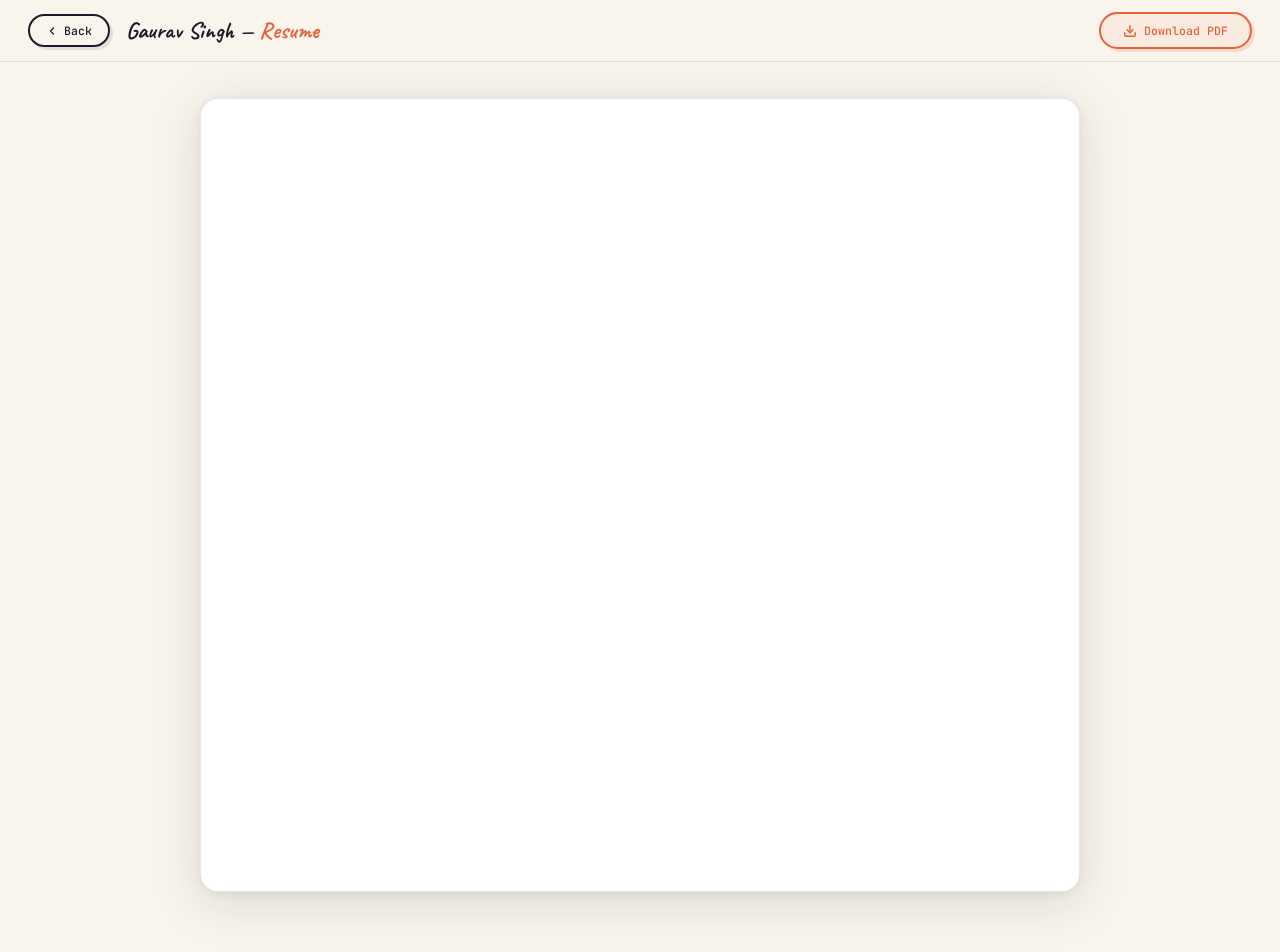
<file: pages/resume.html>
<!DOCTYPE html>
<html lang="en">
<head>
  <meta charset="UTF-8"/>
  <meta name="viewport" content="width=device-width, initial-scale=1.0"/>
  <title>Resume — Gaurav Singh</title>
  <link rel="icon" href="data:image/svg+xml,<svg xmlns='http://www.w3.org/2000/svg' viewBox='0 0 100 100'><rect width='100' height='100' rx='20' fill='%231A1A2A'/><text y='.9em' font-size='68' font-family='serif' x='8' fill='%23E8623A'>G</text></svg>"/>
  <link rel="preconnect" href="https://fonts.googleapis.com">
  <link rel="preconnect" href="https://fonts.gstatic.com" crossorigin>
  <link href="https://fonts.googleapis.com/css2?family=Caveat:wght@400;700&family=Nunito:wght@400;600;700&family=JetBrains+Mono:wght@400;500&display=swap" rel="stylesheet">
  <style>
    *, *::before, *::after { box-sizing: border-box; margin: 0; padding: 0; }

    :root {
      --paper:    #F9F5EC;
      --ink:      #1A1A2A;
      --accent:   #E8623A;
      --green:    #6BAA75;
      --blue:     #4A90D9;
      --ink-mid:  rgba(26,26,42,.5);
      --ink-faint:rgba(26,26,42,.1);
    }

    html, body { height: 100%; background: var(--paper); color: var(--ink); font-family: 'Nunito', sans-serif; }

    /* ── TOP BAR ── */
    .topbar {
      position: sticky; top: 0; z-index: 100;
      display: flex; align-items: center; justify-content: space-between;
      padding: 12px 28px;
      background: rgba(249,245,236,.92);
      backdrop-filter: blur(10px);
      border-bottom: 1.5px solid var(--ink-faint);
    }
    .topbar-left { display: flex; align-items: center; gap: 16px; }

    .back-btn {
      display: inline-flex; align-items: center; gap: 6px;
      padding: 7px 16px; border-radius: 999px;
      border: 2px solid var(--ink); background: transparent;
      font-family: 'JetBrains Mono', monospace; font-size: .72rem; font-weight: 500;
      color: var(--ink); text-decoration: none; cursor: pointer;
      transition: transform .15s, box-shadow .15s;
      box-shadow: 3px 3px 0 rgba(26,26,42,.1);
    }
    .back-btn:hover { transform: translate(-2px,-2px); box-shadow: 5px 5px 0 rgba(26,26,42,.14); }

    .topbar-title {
      font-family: 'Caveat', cursive;
      font-size: 1.45rem; font-weight: 700; color: var(--ink);
    }
    .topbar-title span { color: var(--accent); }

    .download-btn {
      display: inline-flex; align-items: center; gap: 7px;
      padding: 9px 22px; border-radius: 999px;
      border: 2px solid var(--accent);
      background: rgba(232,98,58,.07);
      font-family: 'JetBrains Mono', monospace; font-size: .72rem; font-weight: 500;
      color: var(--accent); text-decoration: none; cursor: pointer;
      box-shadow: 3px 3px 0 rgba(232,98,58,.18);
      transition: transform .15s, box-shadow .15s, background .15s;
    }
    .download-btn:hover {
      transform: translate(-2px,-2px);
      box-shadow: 5px 5px 0 rgba(232,98,58,.28);
      background: rgba(232,98,58,.13);
    }

    /* ── BODY ── */
    .viewer-wrap {
      display: flex; flex-direction: column; align-items: center;
      padding: 36px 20px 60px;
      min-height: calc(100vh - 60px);
    }

    /* ── PDF IFRAME ── */
    .pdf-container {
      width: 100%; max-width: 880px;
      border-radius: 18px; overflow: hidden;
      box-shadow: 0 10px 50px rgba(26,26,42,.13), 0 2px 8px rgba(26,26,42,.07);
      border: 1.5px solid var(--ink-faint);
      background: #fff;
    }
    .pdf-container iframe {
      display: block; width: 100%; height: 88vh; border: none;
    }

    /* ── EMPTY STATE (no PDF yet) ── */
    .empty-state {
      width: 100%; max-width: 600px; margin-top: 20px;
      text-align: center;
      padding: 64px 40px;
      border: 2.5px dashed rgba(26,26,42,.18);
      border-radius: 20px;
      background: rgba(255,255,255,.6);
      display: flex; flex-direction: column; align-items: center; gap: 18px;
    }
    .empty-icon {
      width: 64px; height: 64px; border-radius: 16px;
      background: rgba(232,98,58,.08); border: 2px solid rgba(232,98,58,.2);
      display: flex; align-items: center; justify-content: center;
      flex-shrink: 0;
    }
    .empty-title {
      font-family: 'Caveat', cursive;
      font-size: 1.9rem; font-weight: 700;
    }
    .empty-sub {
      font-family: 'JetBrains Mono', monospace;
      font-size: .7rem; color: var(--ink-mid); line-height: 1.8;
    }
    .empty-sub strong { color: var(--ink); }
    .empty-steps {
      text-align: left; width: 100%;
      background: rgba(26,26,42,.03);
      border: 1px solid var(--ink-faint);
      border-radius: 12px; padding: 18px 22px;
      font-family: 'JetBrains Mono', monospace;
      font-size: .68rem; color: var(--ink-mid); line-height: 2;
    }
    .empty-steps code {
      background: rgba(26,26,42,.07); padding: 1px 7px; border-radius: 4px;
      color: var(--accent);
    }

    /* ── RESPONSIVE ── */
    @media (max-width: 580px) {
      .topbar { padding: 10px 16px; }
      .topbar-title { font-size: 1.1rem; }
      .download-btn .dl-label { display: none; }
      .pdf-container iframe { height: 78vh; }
    }
  </style>
</head>
<body>

  <div class="topbar">
    <div class="topbar-left">
      <a href="../index.html" class="back-btn">
        <svg width="12" height="12" viewBox="0 0 24 24" fill="none" stroke="currentColor" stroke-width="2.5" stroke-linecap="round" stroke-linejoin="round"><polyline points="15 18 9 12 15 6"/></svg>
        Back
      </a>
      <div class="topbar-title">Gaurav Singh — <span>Resume</span></div>
    </div>

    <a id="dlBtn" class="download-btn" href="../assets/resume/gaurav-singh-resume.pdf" download="Gaurav_Singh_Resume.pdf">
      <svg width="14" height="14" viewBox="0 0 24 24" fill="none" stroke="currentColor" stroke-width="2.5" stroke-linecap="round" stroke-linejoin="round">
        <path d="M21 15v4a2 2 0 0 1-2 2H5a2 2 0 0 1-2-2v-4"/>
        <polyline points="7 10 12 15 17 10"/>
        <line x1="12" y1="15" x2="12" y2="3"/>
      </svg>
      <span class="dl-label">Download PDF</span>
    </a>
  </div>

  <div class="viewer-wrap">

    <!-- shown when PDF is found -->
    <div class="pdf-container" id="pdfContainer" style="display:none">
      <iframe id="pdfFrame" title="Gaurav Singh Resume"></iframe>
    </div>

    <!-- shown when PDF is missing -->
    <div class="empty-state" id="emptyState">
      <div class="empty-icon">
        <svg width="30" height="30" viewBox="0 0 24 24" fill="none" stroke="#E8623A" stroke-width="2" stroke-linecap="round" stroke-linejoin="round">
          <path d="M14 2H6a2 2 0 0 0-2 2v16a2 2 0 0 0 2 2h12a2 2 0 0 0 2-2V8z"/>
          <polyline points="14 2 14 8 20 8"/>
          <line x1="16" y1="13" x2="8" y2="13"/>
          <line x1="16" y1="17" x2="8" y2="17"/>
        </svg>
      </div>
      <div class="empty-title">Resume coming soon</div>
      <p class="empty-sub">
        Add your PDF to <strong>assets/resume/</strong><br>
        and name it exactly: <strong>gaurav-singh-resume.pdf</strong>
      </p>
      <div class="empty-steps">
        1. Export your resume as a <code>.pdf</code><br>
        2. Rename it → <code>gaurav-singh-resume.pdf</code><br>
        3. Drop it into <code>assets/resume/</code><br>
        4. Reload this page — it appears automatically ✓
      </div>
    </div>

  </div>

  <script>
    const PDF = '../assets/resume/gaurav-singh-resume.pdf';
    const isFileProtocol = window.location.protocol === 'file:';

    if (isFileProtocol) {
      showPDF(PDF);
    } else {
      fetch(PDF, { method: 'HEAD' })
        .then(r => {
          if (r.ok) {
            showPDF(PDF);
            return;
          }

          if (r.status === 405) {
            return fetch(PDF).then(fileResponse => {
              if (fileResponse.ok) showPDF(PDF);
            });
          }
        })
        .catch(() => {}); // empty state stays visible
    }

    function showPDF(src) {
      document.getElementById('pdfFrame').src = src;
      document.getElementById('pdfContainer').style.display = 'block';
      document.getElementById('emptyState').style.display  = 'none';
    }
  </script>

</body>
</html>
</file>
<file: css/base.css>
*, *::before, *::after { margin:0; padding:0; box-sizing:border-box; }

:root {
  --paper:        #F9F5EC;
  --paper2:       #F2ECD8;
  --paper3:       #EDE5D0;
  --ink:          #1A1A2A;
  --ink-mid:      rgba(26,26,42,0.5);
  --ink-faint:    rgba(26,26,42,0.1);
  --ink-line:     rgba(26,26,42,0.07);
  --accent:       #E8623A;
  --accent2:      #4A90D9;
  --accent3:      #6BAA75;
  --gold:         #F0C040;

  --font-hand:  'Caveat', cursive;
  --font-kalam: 'Kalam', cursive;
  --font-body:  'Nunito', sans-serif;
  --font-mono:  'JetBrains Mono', monospace;

  --r-card: 16px;
  --ease:   cubic-bezier(0.23, 1, 0.32, 1);
}

html { scroll-behavior: smooth; overflow-x: hidden; scroll-padding-top: 72px; }

body {
  font-family: var(--font-body);
  background: #faf8f4;
  color: var(--ink);
  overflow-x: hidden;
  cursor: none;
  transition: color .45s ease-out, background-color .45s ease-out;
}

@media (hover:none) {
  body { cursor: auto; }
  .cursor-dot, .cursor-ring { display: none !important; }
}

a  { text-decoration: none; color: inherit; }
ul { list-style: none; }
img { max-width: 100%; display: block; }
em { font-style: italic; }

::-webkit-scrollbar { width:6px; }
::-webkit-scrollbar-track { background:var(--paper); }
::-webkit-scrollbar-thumb { background:var(--accent); border-radius:10px; }
::selection { background:var(--accent); color:#fff; }

.reveal { opacity:0; transform:translateY(24px); transition:opacity .7s var(--ease), transform .7s var(--ease); }
.reveal.visible { opacity:1; transform:translateY(0); }

.sketchbook {
  border-left:4px solid rgba(26,26,42,.05);
  box-shadow:inset 8px 0 20px rgba(26,26,42,.03);
}

.sb-page {
  position:relative; min-height:100vh;
  padding:clamp(70px,10vw,120px) clamp(24px,8vw,100px) clamp(40px,5vw,70px);
  overflow:hidden;
}

.sb-page::after {
  content:''; position:absolute; bottom:0; left:0; right:0; height:32px;
  background:linear-gradient(to bottom, transparent 0%, rgba(26,26,42,.03) 100%);
  pointer-events:none; z-index:3;
}
.sb-page::before {
  content:''; position:absolute; bottom:-1px; left:clamp(48px,7vw,85px); right:0; height:2px;
  background:linear-gradient(90deg, transparent 0%, rgba(26,26,42,.06) 20%, rgba(26,26,42,.06) 80%, transparent 100%);
  pointer-events:none; z-index:4;
}

.page-texture {
  position:absolute; inset:0; pointer-events:none; z-index:0;
  background:url("data:image/svg+xml,%3Csvg xmlns='http://www.w3.org/2000/svg' width='300' height='300'%3E%3Cfilter id='n'%3E%3CfeTurbulence type='fractalNoise' baseFrequency='0.65' numOctaves='3' stitchTiles='stitch'/%3E%3CfeColorMatrix type='saturate' values='0'/%3E%3C/filter%3E%3Crect width='300' height='300' filter='url(%23n)' opacity='0.045'/%3E%3C/svg%3E");
  background-size:300px 300px; mix-blend-mode:multiply;
}

.page-lines {
  position:absolute; inset:0; pointer-events:none; z-index:0;
  background-image:repeating-linear-gradient(
    to bottom, transparent 0px, transparent 31px,
    var(--ink-line) 31px, var(--ink-line) 32px);
  background-position:0 70px;
}

.margin-line {
  position:absolute; top:0; bottom:0;
  left:clamp(48px,7vw,85px); width:1.5px;
  background:rgba(220,80,80,.18);
  pointer-events:none; z-index:1;
}

.ink-splat {
  position:absolute; pointer-events:none;
  border-radius:50%; filter:blur(18px); z-index:0;
}
.splat-1 { width:220px; height:220px; background:rgba(232,98,58,.07);  top:-60px;    right:-60px; }
.splat-2 { width:180px; height:180px; background:rgba(74,144,217,.07); bottom:-40px; left:10%;   }
.splat-3 { width:280px; height:280px; background:rgba(107,170,117,.07);top:-80px;    left:20%;   }
.splat-4 { width:200px; height:200px; background:rgba(232,98,58,.06);  bottom:-60px; right:5%;   }
.splat-5 { width:240px; height:240px; background:rgba(74,144,217,.08); top:-50px;    right:10%;  }

.page-num {
  position:absolute; bottom:24px; right:32px;
  font-family:var(--font-hand); font-size:1.1rem; color:var(--ink-mid); z-index:2;
}

.sb-heading-wrap {
  position:relative; z-index:2;
  margin-bottom:clamp(28px,5vw,52px);
  display:inline-block;
}
.sb-heading {
  font-family:var(--font-hand); font-size:clamp(2.2rem,7vw,4.5rem);
  font-weight:700; color:var(--ink); line-height:1; display:block;
}
.heading-underline {
  display:block; width:100%; height:12px;
  color:var(--accent); margin-top:2px;
}
.sb-subheading {
  display:block; margin-top:8px;
  font-family:var(--font-mono); font-size:.78rem; color:var(--ink-mid);
}

.section-doodle {
  position:absolute;
  color:var(--ink);
  opacity:.28;
  pointer-events:none;
  z-index:1;
  transition:color .45s ease-out, opacity .45s ease-out;
}
.section-doodle svg { width:100%; height:100%; }

.sd-1 { width:clamp(140px,18vw,220px); top:108px; right:clamp(18px,6vw,88px); transform:rotate(6deg); opacity:0.28; }
.sd-2 { width:clamp(130px,16vw,210px); bottom:34px; left:clamp(16px,5vw,72px); transform:rotate(-7deg); opacity:0.28; }
.sd-about  { width:clamp(130px,15vw,200px); top:26px; right:-12px; transform:rotate(7deg); opacity:0.28; }
.sd-projects { width:clamp(140px,18vw,230px); top:96px; right:clamp(14px,4vw,54px); transform:rotate(-5deg); opacity:0.28; }
.sd-contact { width:clamp(120px,15vw,190px); top:90px; right:clamp(18px,4vw,60px); transform:rotate(8deg); opacity:0.28; }

.about-bottom-doodle {
  position:relative; z-index:2;
  width:100%; max-width:920px; margin:28px auto 0;
  color:var(--ink); opacity:0.55; overflow:hidden;
  transition:opacity .45s ease-out, color .45s ease-out;
}
.about-bottom-doodle svg { width:100%; height:auto; display:block; }

.section-bottom-doodle {
  position:relative; z-index:2;
  width:100%; max-width:920px; margin:32px auto 0;
  color:var(--ink); opacity:0.48; overflow:hidden;
  transition:opacity .45s ease-out, color .45s ease-out;
}
.section-bottom-doodle svg { width:100%; height:auto; display:block; }

.skills-doodle-strip {
  position:relative; z-index:2;
  width:100%; max-width:920px; margin:32px auto 0;
  color:var(--ink); opacity:0.5; overflow:hidden;
  transition:opacity .45s ease-out, color .45s ease-out;
}
.skills-doodle-strip svg { width:100%; height:auto; display:block; }

.contact-doodle-strip {
  position:relative; z-index:2;
  width:100%; max-width:920px; margin:0 auto 32px;
  color:var(--ink); opacity:0.5; overflow:hidden;
  transition:opacity .45s ease-out, color .45s ease-out;
}
.contact-doodle-strip svg { width:100%; height:auto; display:block; }

.toast {
  position:fixed; bottom:28px; left:50%; transform:translateX(-50%) translateY(80px);
  z-index:99999; background:var(--ink); color:var(--paper);
  font-family:var(--font-mono); font-size:.75rem; padding:10px 22px;
  border-radius:30px; box-shadow:0 8px 30px rgba(0,0,0,.2);
  opacity:0; pointer-events:none;
  transition:transform .35s var(--ease), opacity .35s var(--ease);
  white-space:nowrap;
}
.toast.show { transform:translateX(-50%) translateY(0); opacity:1; }

/* ── SCROLL TO TOP ── */
.scroll-top-main {
  position:fixed; bottom:28px; right:28px; z-index:9000;
  width:44px; height:44px;
  border:2px solid var(--ink); border-radius:50%;
  background:rgba(249,245,236,0.94); backdrop-filter:blur(10px);
  box-shadow:4px 4px 0 rgba(26,26,42,.1);
  display:flex; align-items:center; justify-content:center;
  cursor:pointer; font-size:1.1rem; color:var(--ink);
  transition:opacity .3s ease, transform .3s ease, box-shadow .15s;
  opacity:0; transform:translateY(12px); pointer-events:none;
  font-family:inherit;
}
.scroll-top-main.visible { opacity:1; transform:translateY(0); pointer-events:all; }
.scroll-top-main:hover { transform:translateY(-2px); box-shadow:6px 6px 0 rgba(26,26,42,.14); }

.footer {
  text-align:center; padding:20px;
  border-top:1px solid var(--ink-faint);
  font-family:var(--font-mono); font-size:.72rem; color:var(--ink-mid);
}
.footer-accent { color:var(--accent); }

@media(max-width:640px) {
  .sd-1, .sd-2, .sd-about, .sd-projects, .sd-contact { opacity:.14; }
  .skills-doodle-strip, .contact-doodle-strip { opacity:.3; }
  .about-bottom-doodle, .section-bottom-doodle { opacity:.35; }
}
</file>
<file: css/navbar.css>
.cursor-dot {
  width:10px; height:10px; background:var(--accent);
  border-radius:50%; position:fixed; top:0; left:0;
  pointer-events:none; z-index:99999;
  transform:translate(-50%,-50%);
  transition:width .2s, height .2s, background .8s ease-out;
  will-change:left, top, transform;
  box-shadow:0 0 10px rgba(232, 98, 58, 0.4);
}
.cursor-ring {
  width:40px; height:40px; border:2px solid var(--accent);
  border-radius:50%; position:fixed; top:0; left:0;
  pointer-events:none; z-index:99998;
  transform:translate(-50%,-50%);
  transition:transform .12s var(--ease), width .25s var(--ease), height .25s var(--ease), opacity .2s, border-color .8s ease-out;
  will-change:left, top, width, height, transform;
  opacity:.55;
}
.cursor-ring.expanded { width:65px; height:65px; opacity:.3; }

.watercolor-wash {
  position:fixed; inset:0; pointer-events:none;
  z-index:995; opacity:0;
  background: radial-gradient(ellipse at 40% 50%,
    rgba(232,98,58,.3) 0%, rgba(74,144,217,.2) 35%,
    rgba(107,170,117,.18) 65%, rgba(240,192,64,.12) 85%, transparent 100%);
}
.watercolor-wash.animating { animation:wcWash .9s cubic-bezier(0.25, 0.46, 0.45, 0.94) forwards; }
@keyframes wcWash {
  0%   { opacity:0; transform:scale(.7); filter:blur(30px); }
  40%  { opacity:.85; transform:scale(1.06); filter:blur(8px); }
  100% { opacity:0; transform:scale(1.4); filter:blur(0); }
}

.mode-toggle {
  position:fixed; top:80px; right:18px; z-index:10010;
  display:flex; align-items:center; gap:6px;
  background:rgba(255,255,255,.94); border:2px solid var(--ink); border-radius:30px;
  padding:6px 14px; cursor:none;
  font-family:var(--font-hand); font-size:.92rem; color:var(--ink);
  box-shadow:3px 3px 0 var(--ink);
  backdrop-filter:blur(10px); -webkit-backdrop-filter:blur(10px);
  transition:transform .15s, box-shadow .45s ease-out, background-color .45s ease-out, border-color .45s ease-out, color .45s ease-out; white-space:nowrap;
}
.mode-toggle:hover { transform:translate(-2px,-2px); box-shadow:5px 5px 0 var(--ink); }
.mode-toggle:active { transform:translate(2px,2px); box-shadow:1px 1px 0 var(--ink); }
.toggle-icon { font-size:1rem; line-height:1; }
@media(max-width:480px) {
  .mode-toggle { padding:5px 10px; top:68px; right:10px; font-size:.84rem; }
  .toggle-label { display:inline; }
}

.navbar {
  position:fixed; top:0; left:0; right:0; z-index:10009;
  display:flex; align-items:center; justify-content:space-between;
  padding:14px clamp(20px,5vw,60px);
  background:rgba(249,245,236,.92);
  backdrop-filter:blur(14px); -webkit-backdrop-filter:blur(14px);
  border-bottom:1.5px solid var(--ink-faint);
  transition:box-shadow .3s, background .45s var(--ease), border-color .45s var(--ease);
}
.navbar.scrolled { box-shadow:0 2px 20px rgba(26,26,42,.07); }

.nav-logo {
  font-family:var(--font-hand); font-size:1.8rem; font-weight:700;
  color:var(--accent); letter-spacing:-.02em;
  transition:color .6s var(--ease);
}
.nav-hamburger {
  display:none; flex-direction:column; gap:5px;
  background:none; border:none; cursor:none; padding:4px;
}
.nav-hamburger span {
  display:block; width:24px; height:2px;
  background:var(--ink); border-radius:2px;
  transition:transform .3s, opacity .3s;
}
.nav-links { display:flex; align-items:center; gap:clamp(14px,3vw,36px); }
.nav-link {
  font-family:var(--font-hand); font-size:1.05rem;
  color:var(--ink-mid); position:relative; transition:color .2s;
}
.nav-link::after {
  content:''; position:absolute; bottom:-3px; left:0;
  width:0; height:2px; background:var(--accent); border-radius:2px;
  transition:width .3s var(--ease);
}
.nav-link:hover, .nav-link.active { color:var(--ink); }
.nav-link:hover::after, .nav-link.active::after { width:100%; }
.nav-link-certs { color: var(--accent) !important; font-weight: 600; }
.nav-link-certs::after { background: var(--accent) !important; }

.page-progress {
  position:fixed; right:14px; top:50%; transform:translateY(-50%);
  z-index:10008; display:flex; flex-direction:column; align-items:center; gap:8px;
}
.pp-track {
  width:3px; height:120px; background:var(--ink-faint); border-radius:4px; overflow:hidden;
  transition:background .45s ease-out;
}
.pp-fill {
  width:100%; height:0%; background:var(--accent); border-radius:4px;
  transition:height .25s var(--ease), background .45s ease-out;
}
.pp-label {
  font-family:var(--font-hand); font-size:.75rem; color:var(--ink-mid); line-height:1;
  transition:color .45s ease-out;
}
@media(max-width:900px){ .page-progress { display:none; } }

@media(max-width:640px) {
  .nav-hamburger { display:flex; }
  .nav-links { display:none; }
  .nav-links.open {
    display:flex; flex-direction:column;
    position:fixed; top:58px; left:0; right:0;
    background:var(--paper); padding:20px 24px; gap:18px;
    border-bottom:1px solid var(--ink-faint);
    box-shadow:0 8px 30px rgba(26,26,42,.08); z-index:899;
  }
  .nav-link { font-size:1.3rem; }
  .section-doodle { opacity:.07; }
  .sd-1 { top:88px; right:16px; }
  .sd-2 { left:10px; bottom:24px; }
  .sd-about { top:12px; right:-4px; }
  .sd-projects { top:82px; right:10px; }
}
</file>
<file: css/hero.css>
.hero-page {
  display:flex; align-items:center; justify-content:center;
  text-align:center;
  padding-top:calc(clamp(50px,6vw,76px) + 20px);
  overflow:hidden;
  position:relative;
}

.bg-doodles {
  position:absolute; inset:0; pointer-events:none; z-index:1; overflow:hidden;
}
.bdoodle { position:absolute; color:var(--ink); opacity:.28; }
.bd-1 { width:clamp(70px,10vw,120px); top:14%; left:4%;   transform:rotate(-8deg);  }
.bd-2 { width:clamp(65px,9vw,100px);  top:62%; left:2%;   transform:rotate(5deg);   }
.bd-3 { width:clamp(55px,8vw,90px);   top:18%; right:5%;  transform:rotate(10deg);  }
.bd-7 { width:clamp(75px,11vw,130px); bottom:12%; right:3%; transform:rotate(-5deg); }
.bd-8 { width:clamp(72px,10vw,118px); top:18%; left:14%; transform:rotate(6deg); }
.bd-9 { width:clamp(86px,12vw,138px); bottom:18%; left:6%; transform:rotate(-7deg); }
.bd-10 { width:clamp(74px,10vw,110px); top:42%; right:10%; transform:rotate(4deg); }
.doodle-text { font-family:var(--font-mono); font-size:clamp(.55rem,1.1vw,.8rem); white-space:nowrap; }
.bd-4.doodle-text { top:32%; left:7%;    transform:rotate(-4deg); width:auto; }
.bd-5.doodle-text { top:55%; right:7%;   transform:rotate(3deg);  width:auto; }
.bd-6.doodle-text { bottom:28%; left:16%; transform:rotate(-5deg); width:auto; }
.bd-11.doodle-text { top:22%; right:18%; transform:rotate(-4deg); width:auto; }

.hero-content { position:relative; z-index:2; max-width:720px; width:100%; }

.hero-tag {
  display:inline-flex; align-items:center; gap:8px;
  background:#fff; border:1.5px solid var(--ink-faint); border-radius:30px;
  padding:5px 16px; font-family:var(--font-mono);
  font-size:clamp(.6rem,1.5vw,.75rem); color:var(--ink-mid);
  margin-bottom:14px; box-shadow:2px 2px 0 var(--ink-faint);
  transition:border-color .6s var(--ease), box-shadow .6s var(--ease);
}
.tag-dot {
  width:8px; height:8px; background:var(--accent3);
  border-radius:50%; animation:pulse 2s infinite; flex-shrink:0;
  transition:background .6s var(--ease);
}
@keyframes pulse { 0%,100%{transform:scale(1);opacity:1} 50%{transform:scale(1.5);opacity:.6} }

.hero-name {
  font-family:var(--font-hand); font-size:clamp(3.8rem,14vw,10rem);
  font-weight:700; line-height:.92; letter-spacing:-.03em;
  margin-bottom:14px; display:flex; flex-direction:column;
}
.name-word { display:block; opacity:0; transform:translateY(32px); animation:nameIn .8s var(--ease) forwards; }
.n1 { animation-delay:.15s; }
.n2 { animation-delay:.32s; color:var(--accent); transition:color .6s var(--ease); }
@keyframes nameIn { to { opacity:1; transform:translateY(0); } }

.hero-underline {
  display:block; width:clamp(180px,45%,340px); height:14px;
  color:var(--accent); margin:0 auto 20px; overflow:visible;
}
.underline-path {
  stroke-dasharray:600;
  stroke-dashoffset:600;
  animation:drawUnderline 1.1s cubic-bezier(0.23,1,0.32,1) .7s forwards;
}
@keyframes drawUnderline { to { stroke-dashoffset:0; } }

.hero-typed {
  font-family:var(--font-mono); font-size:clamp(.82rem,2vw,1.05rem);
  color:var(--ink-mid); margin-bottom:24px; min-height:1.6em;
}
.typed-cursor { color:var(--accent); animation:blink 1s infinite; }
@keyframes blink { 0%,100%{opacity:1} 50%{opacity:0} }

.hero-btns { display:flex; gap:12px; justify-content:center; flex-wrap:wrap; }

.btn {
  display:inline-flex; align-items:center; gap:8px;
  padding:clamp(9px,2vw,13px) clamp(20px,4vw,30px);
  border-radius:30px; font-family:var(--font-hand);
  font-size:clamp(.9rem,2vw,1.05rem); font-weight:600;
  transition:transform .15s, box-shadow .6s var(--ease); cursor:none;
}
.btn-ink { background:var(--ink); color:var(--paper); border:2px solid var(--ink); box-shadow:4px 4px 0 var(--accent); }
.btn-ink:hover { transform:translate(-2px,-2px); box-shadow:6px 6px 0 var(--accent); }
.btn-outline { background:transparent; color:var(--ink); border:2px solid var(--ink); box-shadow:4px 4px 0 var(--ink-faint); }
.btn-outline:hover { transform:translate(-2px,-2px); box-shadow:6px 6px 0 var(--ink-faint); }
.btn-resume {
  background:transparent; color:var(--accent3); border:2px solid var(--accent3);
  box-shadow:4px 4px 0 rgba(107,170,117,.25); font-size:clamp(.85rem,1.8vw,.98rem);
}
.btn-resume:hover { transform:translate(-2px,-2px); box-shadow:6px 6px 0 rgba(107,170,117,.35); }
.btn-resume svg { flex-shrink:0; }

.hero-ds-board {
  position:absolute;
  right:clamp(10px,3vw,48px);
  top:50%; transform:translateY(-44%);
  width:clamp(160px,22vw,340px);
  opacity:0.32;
  pointer-events:none;
  color:var(--ink);
  transition:opacity .45s ease-out, color .45s ease-out;
  z-index:1;
}
.ds-board-svg { width:100%; height:auto; }
@media(max-width:1100px){ .hero-ds-board { opacity:.24; width:clamp(120px,16vw,200px); } }
@media(max-width:768px){ .hero-ds-board { display:none; } }
@media(max-width:480px){ .hero-btns { gap:8px; } }
</file>
<file: css/about.css>
.about-spread {
  position:relative; z-index:2;
  display:grid; grid-template-columns:1fr 1fr;
  gap:clamp(24px,5vw,64px); align-items:start;
}
@media(max-width:768px) { .about-spread { grid-template-columns:1fr; } }

.about-left { display:flex; flex-direction:column; gap:22px; }

.bio-block {
  background:rgba(255,255,255,.75);
  border:2px solid var(--ink-faint);
  border-radius:4px 16px 8px 12px / 12px 4px 16px 8px;
  padding:clamp(14px,3vw,22px);
  box-shadow:4px 4px 0 var(--ink-faint);
  position:relative;
  transition:border-color .6s var(--ease), box-shadow .6s var(--ease);
}
.bio-block::after {
  content:''; position:absolute; bottom:0; right:0;
  width:20px; height:20px;
  background:linear-gradient(225deg, var(--paper2) 50%, transparent 50%);
}
.bio-text {
  font-size:clamp(.88rem,1.8vw,1rem);
  line-height:1.8; color:var(--ink);
  font-family:var(--font-body); font-weight:400; letter-spacing:0.01em;
}

.about-arrow { width:52px; height:auto; color:var(--ink-mid); opacity:.45; flex-shrink:0; }
.arr-1 { align-self:flex-start; margin-left:14px; transform:rotate(-5deg); }

.stickies { display:flex; gap:10px; flex-wrap:wrap; }
.sticky {
  flex:1; min-width:95px;
  padding:10px 11px 13px; border-radius:2px;
  font-family:var(--font-kalam); font-size:clamp(.72rem,1.4vw,.85rem);
  line-height:1.5; color:var(--ink);
  box-shadow:3px 3px 8px rgba(26,26,42,.12), 0 1px 2px rgba(26,26,42,.08);
  transition:transform .2s, box-shadow .6s var(--ease);
}
.sticky:nth-child(1) { transform:rotate(-1.5deg); }
.sticky:nth-child(2) { transform:rotate(1deg);    }
.sticky:nth-child(3) { transform:rotate(-0.5deg); }
.sticky:hover { transform:rotate(0) translateY(-4px) !important; box-shadow:4px 8px 16px rgba(26,26,42,.15); }
.sticky-yellow { background:#FFF9C4; }
.sticky-blue   { background:#DDEEFF; }
.sticky-green  { background:#DEFFEE; }
.sticky-pin { font-size:.85rem; margin-bottom:4px; }

.about-stats {
  display:flex; align-items:center;
  background:rgba(255,255,255,.75);
  border:2px solid var(--ink-faint); border-radius:12px;
  padding:14px 18px; box-shadow:3px 3px 0 var(--ink-faint);
  transition:border-color .6s var(--ease), box-shadow .6s var(--ease);
}
.astat { flex:1; text-align:center; }
.astat-num {
  display:block; font-family:var(--font-hand);
  font-size:clamp(1.7rem,5vw,2.7rem); font-weight:700; color:var(--accent); line-height:1;
  transition:color .6s var(--ease);
}
.astat-label { font-family:var(--font-mono); font-size:.62rem; color:var(--ink-mid); }
.astat-div   { width:1px; height:38px; background:var(--ink-faint); flex-shrink:0; }
.astat-cert-btn {
  display: flex; flex-direction: column; align-items: center; gap: 4px;
  text-decoration: none; color: inherit; transition: transform .2s;
}
.astat-cert-btn:hover { transform: scale(1.08); }

.about-right { display:flex; flex-direction:column; gap:18px; align-items:center; position:relative; }

.washi-tape { position:absolute; border-radius:2px; opacity:.85; z-index:10; }
.washi-top {
  top:-10px; left:50%; transform:translateX(-50%) rotate(-2deg);
  width:68px; height:16px;
  background:repeating-linear-gradient(90deg,
    rgba(232,98,58,.45) 0,rgba(232,98,58,.45) 8px,
    rgba(240,192,64,.45) 8px,rgba(240,192,64,.45) 16px);
}
.washi-biz {
  top:-10px; left:50%; transform:translateX(-50%) rotate(1.5deg);
  width:58px; height:15px;
  background:repeating-linear-gradient(90deg,
    rgba(74,144,217,.5) 0,rgba(74,144,217,.5) 8px,
    rgba(107,170,117,.5) 8px,rgba(107,170,117,.5) 16px);
}

.photo-card-scene { perspective:900px; width:100%; max-width:235px; }
.photo-card {
  width:100%; aspect-ratio:2.5/3.5; position:relative;
  transform-style:preserve-3d; cursor:none; border-radius:var(--r-card);
  box-shadow:5px 5px 0 rgba(26,26,42,.1), 9px 9px 0 rgba(26,26,42,.04);
  transition:transform .08s ease-out, box-shadow .3s;
  will-change:transform;
}
.photo-card:hover { box-shadow:0 22px 55px rgba(26,26,42,.15), 0 8px 22px rgba(232,98,58,.12); }
.photo-card-front, .photo-card-back {
  position:absolute; inset:0; border-radius:var(--r-card);
  backface-visibility:hidden; -webkit-backface-visibility:hidden; overflow:hidden;
}
.photo-card-front {
  background:#fff; border:2px solid rgba(26,26,42,.1);
  display:flex; flex-direction:column;
}
.photo-card-back {
  background:var(--ink); transform:rotateY(180deg);
  display:flex; align-items:center; justify-content:center;
}
.card-back-pattern {
  position:absolute; inset:0;
  background-image:
    repeating-linear-gradient( 45deg,rgba(255,255,255,.04) 0,rgba(255,255,255,.04) 1px,transparent 1px,transparent 12px),
    repeating-linear-gradient(-45deg,rgba(255,255,255,.04) 0,rgba(255,255,255,.04) 1px,transparent 1px,transparent 12px);
}
.card-back-logo {
  font-family:var(--font-hand); font-size:2.4rem; font-weight:700;
  color:rgba(255,255,255,.15); z-index:1;
}
.card-washi {
  position:absolute; top:0; left:50%;
  transform:translateX(-50%) rotate(-3deg);
  width:48px; height:13px; z-index:10;
  background:repeating-linear-gradient(90deg,rgba(232,98,58,.5) 0,rgba(232,98,58,.5) 6px,rgba(240,192,64,.5) 6px,rgba(240,192,64,.5) 12px);
  border-radius:2px;
}
.photo-wrap { flex:1; position:relative; overflow:hidden; border-bottom:1.5px solid rgba(26,26,42,.08); }
.photo-real {
  width:100%; height:100%; object-fit:cover; object-position:center top;
  transition:filter .7s ease;
  filter:grayscale(1) contrast(1.15) brightness(.88);
}
.photo-sketch-filter {
  position:absolute; inset:0;
  background:var(--paper); mix-blend-mode:color;
  opacity:1; transition:opacity .7s ease; pointer-events:none;
}
.photo-card:hover .photo-real { filter:grayscale(0) contrast(1) brightness(1); }
.photo-card:hover .photo-sketch-filter { opacity:0; }
.photo-card-info { padding:9px 11px; }
.photo-name { font-family:var(--font-hand); font-size:1.1rem; font-weight:700; color:var(--ink); }
.photo-role { font-family:var(--font-mono); font-size:.6rem; color:var(--ink-mid); }
.photo-hint { font-family:var(--font-mono); font-size:.54rem; color:var(--accent); margin-top:3px; opacity:.8; }

.photo-annotation {
  font-family:var(--font-kalam); font-size:.92rem;
  color:var(--ink-mid); transform:rotate(2deg); align-self:flex-start; padding-left:6px;
}

.learning-card {
  width:100%; max-width:275px;
  background:#FFFDE7; border:2px solid rgba(240,192,64,.3);
  border-radius:4px 12px 8px 10px / 10px 4px 12px 8px;
  padding:14px; box-shadow:3px 3px 0 rgba(240,192,64,.2); position:relative;
}
.learning-title { font-family:var(--font-kalam); font-size:.95rem; font-weight:700; color:var(--ink); margin-bottom:10px; }
.learning-items { display:flex; flex-direction:column; gap:9px; }
.learning-item  { display:flex; align-items:center; gap:7px; }
.l-name { font-family:var(--font-mono); font-size:.62rem; color:var(--ink); white-space:nowrap; width:105px; flex-shrink:0; }
.l-bar-bg { flex:1; height:5px; background:rgba(26,26,42,.08); border-radius:10px; overflow:hidden; }
.l-bar-fill { height:100%; width:0%; background:linear-gradient(90deg,var(--gold),#f0d060); border-radius:10px; transition:width 1.2s var(--ease); }
.l-pct { font-family:var(--font-mono); font-size:.6rem; color:var(--ink-mid); width:27px; text-align:right; }

.journey-strip {
  position:relative; z-index:2;
  max-width:860px; margin:36px auto 0;
  padding:20px 24px 24px;
  border:1.5px solid var(--ink-faint);
  border-radius:12px;
  background:rgba(249,245,236,.6);
  backdrop-filter:blur(4px);
}
.journey-title {
  font-family:var(--font-hand); font-size:1.15rem;
  color:var(--ink); margin-bottom:18px; font-weight:600;
}
.journey-line {
  display:grid; grid-template-columns:repeat(4,1fr); gap:12px;
  position:relative;
}
.journey-line::before {
  content:''; position:absolute; top:8px; left:8px; right:8px; height:2px;
  background:repeating-linear-gradient(90deg, var(--ink-faint) 0, var(--ink-faint) 6px, transparent 6px, transparent 12px);
  z-index:0;
}
.journey-item {
  position:relative; z-index:1;
  display:flex; flex-direction:column; gap:6px; padding-top:0;
}
.journey-dot {
  width:14px; height:14px; border-radius:50%;
  border:2px solid var(--ink); background:var(--paper);
  margin-bottom:4px; flex-shrink:0;
  transition:background .4s, border-color .4s;
}
.journey-item-active .journey-dot {
  background:var(--accent); border-color:var(--accent);
  box-shadow:0 0 0 3px rgba(232,98,58,.2);
}
.journey-year { font-family:var(--font-hand); font-size:.95rem; color:var(--accent); font-weight:700; }
.journey-desc { font-family:var(--font-body); font-size:.68rem; color:var(--ink-mid); line-height:1.5; }

@media(max-width:640px){
  .journey-line { grid-template-columns:1fr 1fr; gap:16px; }
  .journey-line::before { display:none; }
  .stickies { flex-direction:column; }
}
@media(max-width:380px){ .journey-line { grid-template-columns:1fr; } }
</file>
<file: css/projects.css>
.cards-grid {
  position:relative; z-index:2;
  display:grid; grid-template-columns:repeat(auto-fit,minmax(200px,1fr));
  gap:clamp(16px,3.5vw,36px); max-width:1100px; margin:0 auto;
  justify-items:center; align-items:stretch;
}
@media(max-width:500px) { .cards-grid { grid-template-columns:1fr; gap:20px; } }

.card-scene { perspective:1200px; width:100%; max-width:280px; display:flex; flex-direction:column; }
@media(max-width:500px) { .card-scene { max-width:300px; } }

.proj-card {
  width:100%; height:100%; position:relative;
  display:grid; grid-template-rows:1fr;
  transform-style:preserve-3d; cursor:none; border-radius:var(--r-card);
  box-shadow:4px 4px 0 rgba(26,26,42,.1), 7px 7px 0 rgba(26,26,42,.04);
  transition:transform .08s ease-out, box-shadow .3s;
  will-change:transform;
  transform-origin:center center;
}

/* Both faces stack in same grid cell — front content drives height, back matches */
.proj-card-front,
.proj-card-back {
  grid-row: 1; grid-column: 1;
  border-radius:var(--r-card);
  backface-visibility:hidden; -webkit-backface-visibility:hidden;
  overflow:hidden; width:100%;
}

.proj-card-front {
  background:#fff; border:2px solid rgba(26,26,42,.1);
  display:flex; flex-direction:column;
  position:relative;
}
.proj-card-front::after {
  content:''; position:absolute; inset:0; border-radius:var(--r-card);
  background:linear-gradient(115deg,
    transparent 20%, rgba(255,255,255,.07) 30%, rgba(232,98,58,.05) 42%,
    rgba(74,144,217,.06) 54%, rgba(107,170,117,.05) 66%, transparent 76%);
  opacity:0; transition:opacity .3s; pointer-events:none; z-index:5;
}
.proj-card:hover { box-shadow:0 22px 55px rgba(26,26,42,.15), 0 8px 22px rgba(232,98,58,.12); }
.proj-card:hover .proj-card-front::after { opacity:1; }

.proj-card-back {
  background:var(--ink); transform:rotateY(180deg);
  display:flex; align-items:stretch; justify-content:center;
}

.project-preview { padding:14px 14px 12px; text-align:center; color:#f8f0e2; width:100%; height:100%; display:flex; flex-direction:column; justify-content:center; }
.project-preview-inner {
  position:relative; z-index:1;
  display:flex; flex-direction:column; justify-content:center; align-items:center;
  gap:8px; height:100%; width:100%;
}
.project-preview-title {
  font-family:var(--font-hand);
  font-size:1rem;
  font-weight:700; line-height:1.1;
}
.project-preview-copy {
  font-size:.72rem; line-height:1.45;
  color:rgba(248,240,226,.75); max-width:230px;
}
@media(max-width:500px) {
  .project-preview { padding:16px; }
  .project-preview-copy { font-size:.73rem; line-height:1.5; max-width:100%; }
  .project-preview-inner { gap:10px; }
}

.preview-btns {
  display:flex; flex-direction:row; gap:6px; width:100%; align-items:center; justify-content:center;
}
.preview-btn {
  display:inline-flex; align-items:center; justify-content:center; gap:5px;
  padding:7px 14px; border-radius:999px;
  font-family:var(--font-mono); font-size:.65rem;
  cursor:pointer; transition:transform .15s, box-shadow .15s, background .15s;
  text-decoration:none; white-space:nowrap;
}
.preview-btn-detail {
  background:rgba(232,98,58,.18); border:1.5px solid rgba(232,98,58,.7);
  color:#ff9b72; flex:1;
}
.preview-btn-detail:hover { background:rgba(232,98,58,.3); transform:translateY(-1px); box-shadow:0 4px 12px rgba(232,98,58,.25); }
.preview-btn-github {
  background:rgba(255,255,255,.06); border:1.5px solid rgba(255,255,255,.18);
  color:rgba(248,240,226,.75); flex:0 0 auto; padding:7px 12px;
}
.preview-btn-github:hover { background:rgba(255,255,255,.12); transform:translateY(-1px); }

.card-tape {
  position:absolute; top:-2px; left:50%;
  transform:translateX(-50%) rotate(-2deg);
  width:38px; height:11px; z-index:10;
  background:repeating-linear-gradient(90deg,rgba(74,144,217,.6) 0,rgba(74,144,217,.6) 5px,rgba(107,170,117,.6) 5px,rgba(107,170,117,.6) 10px);
  border-radius:2px;
}
.card-topbar {
  display:flex; justify-content:space-between; align-items:center;
  padding:7px 10px 5px; border-bottom:1.5px solid rgba(26,26,42,.07); flex-shrink:0;
}
.card-star { font-family:var(--font-mono); font-size:.51rem; letter-spacing:.1em; color:var(--accent); text-transform:uppercase; }
.card-num  { font-family:var(--font-mono); font-size:.51rem; color:var(--ink-faint); }

.card-art {
  flex-shrink:0; width:100%; height:36%;
  border-bottom:1.5px solid rgba(26,26,42,.07); overflow:hidden;
}
.card-art svg { width:100%; height:100%; }

.card-body { padding:9px 11px 11px; display:flex; flex-direction:column; gap:5px; flex:1; }
.card-title { font-family:var(--font-hand); font-size:clamp(.88rem,2vw,1.08rem); font-weight:700; color:var(--ink); line-height:1.2; }
.card-dash { width:100%; height:1.5px; background:repeating-linear-gradient(90deg,var(--ink) 0,var(--ink) 3px,transparent 3px,transparent 7px); opacity:.1; }
.card-desc { font-size:.65rem; color:var(--ink-mid); line-height:1.5; }

.card-tags { display:flex; flex-wrap:wrap; gap:3px; }
.tag { font-family:var(--font-mono); font-size:.49rem; padding:2px 6px; border-radius:20px; border:1.5px solid currentColor; letter-spacing:.04em; white-space:nowrap; }
.tag-py  { color:#3572A5; }
.tag-pd  { color:#150458; }
.tag-plt { color:#E8623A; }
.tag-sns { color:#6BAA75; }
.tag-sk  { color:#F89939; }

.card-bar-row { display:flex; align-items:center; gap:5px; margin-top:auto; }
.bar-label { font-family:var(--font-mono); font-size:.49rem; color:var(--ink-mid); white-space:nowrap; }
.bar-bg    { flex:1; height:4px; background:var(--ink-faint); border-radius:10px; overflow:hidden; }
.bar-fill  { height:100%; width:0%; background:linear-gradient(90deg,var(--accent),#f09a78); border-radius:10px; transition:width 1.2s var(--ease); }
.bar-val   { font-family:var(--font-mono); font-size:.49rem; color:var(--accent); }

.proj-card-wip .proj-card-front-wip {
  background: repeating-linear-gradient(
    -45deg, #fff 0px, #fff 10px, #faf8f4 10px, #faf8f4 20px
  ) !important;
  border: 2px dashed rgba(26,26,42,.2) !important;
}
.card-tape-wip {
  background: repeating-linear-gradient(90deg,
    rgba(240,192,64,.55) 0, rgba(240,192,64,.55) 8px,
    rgba(107,170,117,.55) 8px, rgba(107,170,117,.55) 16px) !important;
}
.card-star-wip { color:var(--gold) !important; }
.card-title-wip { color:var(--ink-mid) !important; font-style:italic; }
.card-desc-wip { color:var(--ink-mid) !important; font-style:italic; font-size:.62rem; }
.tag-wip { color:var(--gold) !important; border-color:var(--gold) !important; animation:wipPulse 2.4s ease-in-out infinite; }
@keyframes wipPulse { 0%,100%{opacity:1} 50%{opacity:.4} }

.wip-dots { display:flex; gap:6px; margin-top:auto; justify-content:center; padding-top:4px; }
.wip-dot {
  width:6px; height:6px; border-radius:50%;
  background:var(--ink-faint);
  animation:wipDot 1.4s ease-in-out infinite;
}
.wip-dot:nth-child(1){ animation-delay:0s; }
.wip-dot:nth-child(2){ animation-delay:.2s; }
.wip-dot:nth-child(3){ animation-delay:.4s; }
@keyframes wipDot { 0%,80%,100%{transform:scale(1);opacity:.4} 40%{transform:scale(1.5);opacity:1} }

.proj-card-wip { cursor:not-allowed !important; }
.proj-card-wip:hover { box-shadow:4px 4px 0 rgba(26,26,42,.08), 7px 7px 0 rgba(26,26,42,.03) !important; }

@media(max-width:480px){ .cards-grid { grid-template-columns:1fr; gap:20px; } }

/* ── CARD FRONT STAT ROW ── */
.card-stat-row {
  display: flex; gap: 6px; margin: 2px 0 1px;
}
.card-stat {
  flex: 1; display: flex; flex-direction: column; align-items: center;
  background: rgba(232,98,58,.06); border: 1px solid rgba(232,98,58,.18);
  border-radius: 8px; padding: 5px 4px 4px;
  text-align: center;
}
.card-stat-num {
  font-family: var(--font-mono); font-size: .72rem; font-weight: 700;
  color: var(--accent); line-height: 1;
}
.card-stat-label {
  font-family: var(--font-mono); font-size: .44rem; color: var(--ink-mid);
  line-height: 1.2; margin-top: 2px; text-align: center;
}

/* ── CARD BACK METRICS ── */
.preview-metrics {
  width: 92%; display: flex; flex-direction: column; gap: 4px;
  background: rgba(255,255,255,.07); border-radius: 8px;
  padding: 7px 10px; border: 1px solid rgba(255,255,255,.12);
}
.pm-row {
  display: flex; align-items: baseline; gap: 7px;
}
.pm-num {
  font-family: var(--font-mono); font-size: .75rem; font-weight: 700;
  color: #ff9b72; white-space: nowrap; min-width: 42px; text-align: right;
}
.pm-desc {
  font-family: var(--font-mono); font-size: .54rem;
  color: rgba(248,240,226,.65); line-height: 1.25;
}
</file>
<file: css/sections.css>
.skills-spread {
  position:relative; z-index:2;
  display:grid; grid-template-columns:repeat(2,minmax(220px,1fr));
  gap:clamp(18px,3vw,28px); max-width:980px; margin:0 auto;
}
.skill-group {
  background:linear-gradient(180deg, rgba(255,255,255,.84), rgba(248,243,233,.88));
  padding:clamp(18px,2.8vw,24px);
  box-shadow:4px 4px 0 var(--ink-faint);
  transition:transform .2s, box-shadow .2s, border-color .2s; position:relative;
  min-height:220px; overflow:hidden;
}
.sg-1, .sg-2, .sg-3, .sg-4 {
  border:2px solid rgba(26,26,42,.1);
  border-radius:22px;
  transform:none;
}
.skill-group::before {
  content:''; position:absolute;
  width:72px; height:72px; border-radius:20px;
  right:-18px; top:-18px;
  background:linear-gradient(135deg, rgba(232,98,58,.12), rgba(74,144,217,.08));
}
.skill-group:hover { transform:translate(-3px,-3px) !important; box-shadow:8px 8px 0 var(--ink-faint); }

.sg-title { font-family:var(--font-hand); font-size:1.35rem; font-weight:700; color:var(--ink); margin-bottom:14px; padding-bottom:9px; border-bottom:2px dashed var(--ink-faint); position:relative; z-index:1; }
.sg-items { display:flex; flex-direction:column; gap:12px; position:relative; z-index:1; }
.sg-item  { display:flex; flex-direction:column; gap:5px; font-family:var(--font-mono); font-size:.72rem; color:var(--ink); }
.sg-bar-wrap { height:5px; background:var(--ink-faint); border-radius:10px; overflow:hidden; }
.sg-bar { height:100%; width:0%; background:linear-gradient(90deg,var(--accent2),#7ab8e8); border-radius:10px; transition:width 1.1s var(--ease); }

@media(max-width:760px) {
  .skills-spread { grid-template-columns:1fr; }
  .skill-group { min-height:auto; }
}
@media(max-width:480px){ .skills-spread { grid-template-columns:1fr; } }

.contact-spread {
  position:relative; z-index:2;
  display:grid; grid-template-columns:minmax(220px,300px) 1fr;
  gap:clamp(24px,5vw,52px); align-items:start;
  max-width:1080px; margin:0 auto;
}
@media(max-width:640px) { .contact-spread { grid-template-columns:1fr; } }

.contact-message { display:flex; flex-direction:column; gap:14px; }
.contact-big { font-family:var(--font-hand); font-size:clamp(1.8rem,5vw,3rem); font-weight:700; color:var(--ink); line-height:1.15; }
.contact-sub { font-size:clamp(.85rem,1.8vw,1rem); color:var(--ink-mid); line-height:1.7; }

.contact-cards-grid {
  display:grid; grid-template-columns:repeat(3,minmax(180px,1fr));
  gap:clamp(14px,2.4vw,24px); align-items:start;
}
.contact-scene { max-width:none; }
.contact-card { min-height:360px; }
.contact-art {
  display:flex; align-items:center; justify-content:center; position:relative;
}
.contact-art::before, .contact-art::after {
  content:''; position:absolute;
  border:2px dashed rgba(26,26,42,.16); border-radius:18px;
}
.contact-art::before { inset:18px 22px 22px 22px; }
.contact-art::after { inset:32px 36px 36px 36px; border-style:solid; opacity:.35; }
.contact-art svg { width:78%; height:78%; }

.looking-for-strip {
  position:relative; z-index:2;
  max-width:860px; margin:28px auto 0;
  padding:14px 20px; border-radius:10px;
  border:1.5px dashed rgba(107,170,117,.55);
  background:rgba(107,170,117,.06);
  display:flex; align-items:center; gap:12px;
  font-family:var(--font-body); font-size:.82rem;
  color:var(--ink-mid); line-height:1.5;
}
.looking-icon { font-size:1.1rem; flex-shrink:0; }
.looking-text strong { color:var(--ink); font-weight:700; }

.contact-form-wrap {
  position:relative; z-index:2;
  max-width:860px; margin:24px auto 0;
  padding:24px 28px;
  border:1.5px solid var(--ink-faint);
  border-radius:14px;
  background:rgba(249,245,236,.7);
  backdrop-filter:blur(6px);
}
.contact-form-title {
  font-family:var(--font-hand); font-size:1.1rem;
  color:var(--ink); font-weight:600; margin-bottom:18px;
}
.contact-form { display:flex; flex-direction:column; gap:14px; }
.cf-row { display:grid; grid-template-columns:1fr 1fr; gap:14px; }
.cf-field { display:flex; flex-direction:column; gap:5px; }
.cf-label {
  font-family:var(--font-mono); font-size:.68rem;
  color:var(--ink-mid); text-transform:uppercase; letter-spacing:.06em;
}
.cf-input {
  font-family:var(--font-body); font-size:.85rem;
  color:var(--ink); background:rgba(255,255,255,.8);
  border:1.5px solid var(--ink-faint); border-radius:8px;
  padding:9px 12px; outline:none;
  transition:border-color .2s, box-shadow .2s; resize:none;
}
.cf-input:focus { border-color:rgba(26,26,42,.25); box-shadow:0 0 0 3px rgba(232,98,58,.1); }
.cf-textarea { min-height:90px; }
.cf-submit {
  align-self:flex-start;
  display:flex; align-items:center; gap:8px;
  font-family:var(--font-hand); font-size:1rem;
  color:var(--paper); background:var(--ink);
  border:2px solid var(--ink); border-radius:30px;
  padding:9px 22px; cursor:none;
  box-shadow:3px 3px 0 var(--ink);
  transition:transform .15s, box-shadow .15s;
}
.cf-submit:hover { transform:translate(-2px,-2px); box-shadow:5px 5px 0 var(--ink); }
.cf-submit:active { transform:translate(1px,1px); box-shadow:1px 1px 0 var(--ink); }
.cf-note { font-family: var(--font-mono); font-size: .6rem; color: var(--ink-mid); opacity: .65; margin-top: 2px; }

@media(max-width:880px) { .contact-cards-grid { grid-template-columns:1fr; } }
@media(max-width:640px) { .contact-cards-grid { grid-template-columns:1fr; } }
@media(max-width:500px) {
  .contact-cards-grid {
    grid-template-columns: 1fr;
    gap: 20px;
    justify-items: center;
  }
  .contact-scene {
    max-width: 300px;
    width: 100%;
  }
  .contact-card {
    min-height: unset;
    aspect-ratio: 2.5 / 3.5;
  }
  .contact-art svg { width: 60%; height: 60%; }
  .contact-art::before { inset: 10px 14px 14px 14px; }
  .contact-art::after  { inset: 20px 24px 24px 24px; }
}
@media(max-width:580px){
  .cf-row { grid-template-columns:1fr; }
  .contact-form-wrap { padding:18px 16px; }
}
</file>
<file: css/skills-viz.css>
/* ── BENTO GRID LAYOUT ── */
.skills-bento {
  position: relative; z-index: 2;
  display: grid;
  grid-template-columns: 280px 1fr 1fr;
  grid-template-rows: auto auto;
  gap: clamp(14px, 2vw, 22px);
  align-items: start;
  max-width: 1100px;
  margin: 0 auto;
}

.sb-radar    { grid-column: 1; grid-row: 1; }
.sb-stats    { grid-column: 1; grid-row: 2; }
.sb-periodic { grid-column: 2; grid-row: 1 / 3; }
.sb-algo     { grid-column: 3; grid-row: 1 / 3; }

.sviz-card {
  background: rgba(255,255,255,.78);
  border: 1.5px solid rgba(26,26,42,.09);
  border-radius: 16px;
  padding: 16px;
  box-shadow: 3px 4px 0 rgba(26,26,42,.07);
  height: 100%;
  box-sizing: border-box;
}

.sviz-card-title {
  font-family: var(--font-kalam);
  font-size: .88rem; font-weight: 700;
  color: var(--ink); margin-bottom: 12px;
  display: flex; align-items: center; gap: 6px;
}

@media (max-width: 900px) {
  .skills-bento {
    grid-template-columns: 1fr 1fr;
    grid-template-rows: auto auto auto;
  }
  .sb-radar    { grid-column: 1; grid-row: 1; }
  .sb-stats    { grid-column: 2; grid-row: 1; }
  .sb-periodic { grid-column: 1 / 3; grid-row: 2; }
  .sb-algo     { grid-column: 1 / 3; grid-row: 3; }
}

@media (max-width: 580px) {
  .skills-bento {
    grid-template-columns: 1fr;
    grid-template-rows: auto;
  }
  .sb-radar, .sb-stats, .sb-periodic, .sb-algo {
    grid-column: 1;
    grid-row: auto;
  }
}

/* ── OLD LAYOUT (kept for compatibility) ── */
.skills-viz-layout {
  position: relative; z-index: 2;
  display: grid;
  grid-template-columns: minmax(320px, 0.85fr) 1fr;
  gap: clamp(20px, 3vw, 36px);
  align-items: start;
  width: 100%;
}

.sviz-left  { display: flex; flex-direction: column; gap: 20px; }
.sviz-right { display: flex; flex-direction: column; gap: 14px; }

/* ── RADAR ── */
.radar-card {
  background: rgba(255,255,255,.78);
  border: 1.5px solid rgba(26,26,42,.09);
  border-radius: 16px;
  padding: 18px 16px 14px;
  box-shadow: 3px 4px 0 rgba(26,26,42,.07);
  position: relative;
}
.radar-card-title {
  font-family: var(--font-kalam);
  font-size: .92rem; font-weight: 700;
  color: var(--ink); margin-bottom: 4px;
  display: flex; align-items: center; gap: 6px;
}
.radar-card-title::before { content: '📡'; font-size: .9rem; }
.radar-wrap { width: 100%; max-width: 240px; margin: 0 auto; }
.radar-svg  { width: 100%; height: auto; max-height: 190px; color: var(--ink); display: block; }
.radar-legend {
  display: flex; gap: 14px; justify-content: center; margin-top: 4px;
  flex-wrap: wrap;
}
.rl-item {
  display: flex; align-items: center; gap: 5px;
  font-family: var(--font-mono); font-size: .62rem; color: var(--ink-mid);
}
.rl-dot {
  width: 8px; height: 8px; border-radius: 50%; flex-shrink: 0;
}

/* ── STATS PANEL ── */
.stats-panel {
  background: rgba(255,255,255,.78);
  border: 1.5px solid rgba(26,26,42,.09);
  border-radius: 16px;
  padding: 16px;
  box-shadow: 3px 4px 0 rgba(26,26,42,.07);
}
.sp-title {
  font-family: var(--font-kalam);
  font-size: .92rem; font-weight: 700;
  color: var(--ink); margin-bottom: 12px;
  display: flex; align-items: center; gap: 6px;
}
.sp-title::before { content: '📐'; font-size: .9rem; }
.sp-distributions {
  display: grid; grid-template-columns: repeat(4,1fr);
  gap: 8px; margin-bottom: 12px;
}
.sp-dist { display: flex; flex-direction: column; align-items: center; gap: 4px; }
.dist-svg { width: 100%; height: auto; color: var(--ink); }
.dist-label {
  font-family: var(--font-mono); font-size: .58rem;
  color: var(--ink-mid); text-align: center;
}
.sp-concepts {
  display: flex; flex-wrap: wrap; gap: 6px;
  border-top: 1px dashed var(--ink-faint); padding-top: 10px;
}
.sp-tag {
  font-family: var(--font-mono); font-size: .6rem;
  padding: 3px 8px; border-radius: 20px;
  background: rgba(74,144,217,.1);
  border: 1px solid rgba(74,144,217,.2);
  color: #1a5fa0;
}

/* ── PERIODIC GRID ── */
.periodic-title {
  font-family: var(--font-kalam);
  font-size: .92rem; font-weight: 700;
  color: var(--ink);
  display: flex; align-items: center; gap: 6px;
}
.periodic-title::before { content: '⚗️'; font-size: .9rem; }

.periodic-grid {
  display: grid;
  grid-template-columns: repeat(6, 1fr);
  gap: clamp(6px, 0.9vw, 10px);
}

.pe-cell {
  border-radius: 8px;
  padding: 8px 6px 7px;
  border: 1.5px solid transparent;
  position: relative; cursor: default;
  transition: transform .18s var(--ease), box-shadow .18s var(--ease);
  text-align: center;
}
.pe-cell:hover {
  transform: translateY(-3px);
  box-shadow: 0 6px 18px rgba(26,26,42,.12);
  z-index: 2;
}
.pe-faint { opacity: 0.52; }

.pe-num {
  font-family: var(--font-mono); font-size: .52rem;
  color: inherit; opacity: .65; text-align: right; line-height: 1;
  margin-bottom: 2px;
}
.pe-sym {
  font-family: var(--font-hand); font-size: clamp(1.1rem,2.5vw,1.55rem);
  font-weight: 700; color: inherit; line-height: 1;
  display: block;
}
.pe-name {
  font-family: var(--font-mono); font-size: .52rem;
  color: inherit; opacity: .8; line-height: 1.3; margin-top: 3px;
  display: block;
}
.pe-cat {
  font-family: var(--font-mono); font-size: .48rem;
  opacity: .55; line-height: 1; margin-top: 2px; display: block;
}

.pe-lang {
  background: rgba(232,98,58,.1);
  border-color: rgba(232,98,58,.3);
  color: #9a2a0a;
}
.pe-lib {
  background: rgba(74,144,217,.1);
  border-color: rgba(74,144,217,.3);
  color: #1a4a80;
}
.pe-ml {
  background: rgba(107,170,117,.12);
  border-color: rgba(107,170,117,.3);
  color: #1a5a28;
}
.pe-tool {
  background: rgba(240,192,64,.12);
  border-color: rgba(240,192,64,.4);
  color: #6a4800;
}
.pe-viz {
  background: rgba(147,100,200,.1);
  border-color: rgba(147,100,200,.3);
  color: #4a1a80;
}

.pe-legend {
  display: flex; flex-wrap: wrap; gap: 8px; align-items: center;
  margin-top: 2px;
}
.pel-item {
  font-family: var(--font-mono); font-size: .6rem;
  padding: 3px 9px; border-radius: 20px; border: 1.5px solid transparent;
}
.pel-item.pe-lang  { background: rgba(232,98,58,.1);  border-color: rgba(232,98,58,.3);  color: #9a2a0a; }
.pel-item.pe-lib   { background: rgba(74,144,217,.1); border-color: rgba(74,144,217,.3); color: #1a4a80; }
.pel-item.pe-ml    { background: rgba(107,170,117,.12); border-color: rgba(107,170,117,.3); color: #1a5a28; }
.pel-item.pe-tool  { background: rgba(240,192,64,.12); border-color: rgba(240,192,64,.4); color: #6a4800; }
.pel-item.pe-viz   { background: rgba(147,100,200,.1); border-color: rgba(147,100,200,.3); color: #4a1a80; }
.pel-faint-note {
  font-family: var(--font-mono); font-size: .58rem; color: var(--ink-mid); margin-left: 4px;
}

.pe-tooltip {
  position: fixed;
  background: var(--ink); color: var(--paper);
  font-family: var(--font-mono); font-size: .68rem;
  padding: 5px 12px; border-radius: 20px;
  pointer-events: none; z-index: 9999;
  opacity: 0; transition: opacity .15s;
  white-space: nowrap;
}
.pe-tooltip.show { opacity: 1; }

/* ── COLOR MODE OVERRIDES ── */
body.color-mode .sviz-card,
body.color-mode .radar-card,
body.color-mode .stats-panel {
  border-color: rgba(74,144,217,.14);
  box-shadow: 4px 6px 0 rgba(74,144,217,.07);
}
body.color-mode .sp-tag { background: rgba(74,144,217,.1); border-color: rgba(74,144,217,.25); }

/* ── RESPONSIVE ── */
@media (max-width: 860px) {
  .skills-viz-layout { grid-template-columns: 1fr; }
  .sviz-left { flex-direction: row; flex-wrap: wrap; }
  .radar-card { flex: 1; min-width: 280px; }
  .stats-panel { flex: 1; min-width: 260px; }
}
@media (max-width: 560px) {
  .sviz-left { flex-direction: column; }
  .periodic-grid { grid-template-columns: repeat(5, 1fr); }
  .sp-distributions { grid-template-columns: repeat(2, 1fr); }
}
@media (max-width: 380px) {
  .periodic-grid { grid-template-columns: repeat(4, 1fr); }
}

/* ── ALGO BOARD ── */
.algo-board {
  background: rgba(255,255,255,.78);
  border: 1.5px solid rgba(26,26,42,.09);
  border-radius: 16px;
  padding: 16px 18px;
  box-shadow: 3px 4px 0 rgba(26,26,42,.07);
}
.algo-board-title {
  font-family: var(--font-kalam);
  font-size: .92rem; font-weight: 700;
  color: var(--ink); margin-bottom: 13px;
  display: flex; align-items: center; gap: 6px;
}
.algo-board-title::before { content: '⚔️'; font-size: .9rem; }

.algo-groups { display: flex; flex-direction: column; gap: 11px; }
.algo-group  { display: flex; flex-direction: column; gap: 7px; }

.algo-group-label {
  font-family: var(--font-mono); font-size: .62rem;
  font-weight: 700; text-transform: uppercase; letter-spacing: .07em;
  padding: 2px 8px; border-radius: 4px; display: inline-block; width: fit-content;
}
.ag-supervised   { background: rgba(232,98,58,.12);  color: #8a2a0a; }
.ag-unsupervised { background: rgba(74,144,217,.12); color: #1a4a80; }
.ag-eval         { background: rgba(107,170,117,.14); color: #1a5a28; }

.algo-pills { display: flex; flex-wrap: wrap; gap: 6px; }
.algo-pill {
  font-family: var(--font-mono); font-size: .62rem;
  padding: 4px 10px; border-radius: 20px;
  border: 1.5px solid transparent;
  transition: transform .15s, box-shadow .15s;
  cursor: default;
}
.algo-pill:hover { transform: translateY(-2px); box-shadow: 0 4px 10px rgba(26,26,42,.1); }

.ap-sup   { background: rgba(232,98,58,.07);   border-color: rgba(232,98,58,.2);   color: #7a2008; }
.ap-unsup { background: rgba(74,144,217,.08);  border-color: rgba(74,144,217,.22); color: #1a3a70; }
.ap-eval  { background: rgba(107,170,117,.09); border-color: rgba(107,170,117,.22); color: #1a4a20; }

.ap-strong {
  border-width: 2px;
  font-weight: 700;
}
.ap-sup.ap-strong   { border-color: rgba(232,98,58,.55);   background: rgba(232,98,58,.13); }
.ap-unsup.ap-strong { border-color: rgba(74,144,217,.55);  background: rgba(74,144,217,.14); }
.ap-eval.ap-strong  { border-color: rgba(107,170,117,.55); background: rgba(107,170,117,.15); }

.algo-note {
  font-family: var(--font-mono); font-size: .58rem;
  color: var(--ink-mid); margin-top: 10px;
  border-top: 1px dashed var(--ink-faint); padding-top: 8px;
}

/* color mode */
body.color-mode .algo-board {
  border-color: rgba(74,144,217,.14);
  box-shadow: 4px 6px 0 rgba(74,144,217,.07);
}
</file>
<file: css/warroom.css>
.warroom-page { background: var(--paper2); }

.warroom-intro {
  position: relative; z-index: 2;
  max-width: 560px; margin-bottom: clamp(32px, 5vw, 56px);
}
.warroom-intro .sb-subheading { margin-top: 10px; font-size: .82rem; line-height: 1.7; }

.corkboard {
  position: relative; z-index: 2;
  display: grid;
  grid-template-columns: repeat(12, 1fr);
  grid-template-rows: auto;
  gap: clamp(14px, 2.5vw, 24px);
  align-items: start;
}

.pin {
  position: absolute;
  top: -10px; left: 50%; transform: translateX(-50%);
  width: 14px; height: 14px; border-radius: 50%;
  background: radial-gradient(circle at 35% 35%, #e8623a, #b03010);
  box-shadow: 0 2px 6px rgba(0,0,0,.25), inset 0 1px 2px rgba(255,255,255,.3);
  z-index: 10;
}
.pin-blue  { background: radial-gradient(circle at 35% 35%, #4a90d9, #1a5fa0); }
.pin-green { background: radial-gradient(circle at 35% 35%, #6baa75, #3a7a44); }
.pin-gold  { background: radial-gradient(circle at 35% 35%, #f0c040, #c09010); }

.pinned-paper {
  background: #fff;
  border: 1.5px solid rgba(26,26,42,.09);
  border-radius: 3px;
  padding: clamp(14px, 2.5vw, 22px);
  box-shadow: 3px 4px 12px rgba(26,26,42,.1), 0 1px 3px rgba(26,26,42,.06);
  position: relative;
  transition: transform .25s var(--ease), box-shadow .25s var(--ease);
}
.pinned-paper:hover {
  transform: translateY(-4px) rotate(0deg) !important;
  box-shadow: 6px 12px 28px rgba(26,26,42,.14), 0 2px 6px rgba(26,26,42,.08);
}

.pp-model-selector {
  grid-column: 1 / 8;
  transform: rotate(-0.6deg);
}
.pp-confusion {
  grid-column: 8 / 13;
  transform: rotate(1.2deg);
}
.pp-process {
  grid-column: 1 / 6;
  transform: rotate(0.5deg);
}
.pp-hotakes {
  grid-column: 6 / 9;
  transform: rotate(-1.4deg);
}
.pp-numbers {
  grid-column: 9 / 13;
  transform: rotate(0.8deg);
}
.pp-currently {
  grid-column: 1 / 5;
  transform: rotate(-0.9deg);
}
.pp-reading {
  grid-column: 5 / 9;
  transform: rotate(1deg);
}
.pp-bias {
  grid-column: 9 / 13;
  transform: rotate(-0.7deg);
}

.pp-title {
  font-family: var(--font-kalam);
  font-size: clamp(.8rem, 1.5vw, .95rem);
  font-weight: 700; color: var(--ink);
  margin-bottom: 12px;
  display: flex; align-items: center; gap: 7px;
  border-bottom: 1.5px solid var(--ink-faint);
  padding-bottom: 8px;
}
.pp-title-icon { font-size: 1rem; }

.model-table { width: 100%; border-collapse: collapse; }
.model-table th {
  font-family: var(--font-mono); font-size: .58rem;
  color: var(--ink-mid); text-transform: uppercase; letter-spacing: .06em;
  padding: 0 6px 6px; text-align: left; border-bottom: 1px solid var(--ink-faint);
}
.model-table td {
  font-family: var(--font-body); font-size: clamp(.65rem, 1.2vw, .75rem);
  color: var(--ink); padding: 6px 6px; vertical-align: top;
  border-bottom: 1px solid var(--ink-line); line-height: 1.45;
}
.model-table tr:last-child td { border-bottom: none; }
.model-tag {
  display: inline-block;
  font-family: var(--font-mono); font-size: .58rem;
  padding: 2px 7px; border-radius: 20px;
  font-weight: 600; white-space: nowrap;
}
.tag-orange { background: rgba(232,98,58,.12); color: var(--accent); }
.tag-blue   { background: rgba(74,144,217,.12); color: var(--accent2); }
.tag-green  { background: rgba(107,170,117,.14); color: #3a7a44; }
.tag-gold   { background: rgba(240,192,64,.18); color: #8a6000; }
.tag-purple { background: rgba(147,100,200,.12); color: #6a3a9a; }

.confusion-grid {
  display: grid; grid-template-columns: auto 1fr 1fr;
  gap: 3px; margin: 4px 0 10px;
}
.cg-label {
  font-family: var(--font-mono); font-size: .58rem;
  color: var(--ink-mid); display: flex; align-items: center;
  justify-content: center; padding: 3px;
}
.cg-header {
  font-family: var(--font-mono); font-size: .58rem;
  color: var(--ink-mid); text-align: center; padding: 4px;
  font-weight: 600;
}
.cg-cell {
  border-radius: 4px; padding: clamp(8px,1.5vw,12px) 6px;
  text-align: center; position: relative;
}
.cg-tp { background: rgba(107,170,117,.22); border: 1.5px solid rgba(107,170,117,.4); }
.cg-tn { background: rgba(107,170,117,.14); border: 1.5px solid rgba(107,170,117,.25); }
.cg-fp { background: rgba(240,192,64,.15);  border: 1.5px solid rgba(240,192,64,.35); }
.cg-fn { background: rgba(232,98,58,.18);   border: 1.5px solid rgba(232,98,58,.4); }
.cg-abbr {
  font-family: var(--font-kalam); font-size: clamp(.85rem,1.8vw,1.1rem);
  font-weight: 700; display: block;
}
.cg-name {
  font-family: var(--font-mono); font-size: .52rem;
  color: var(--ink-mid); display: block; margin-top: 2px;
}
.cf-annotation {
  font-family: var(--font-kalam); font-size: .8rem;
  color: var(--accent); line-height: 1.4;
  border-left: 2px solid rgba(232,98,58,.3);
  padding-left: 8px; margin-top: 6px;
}

.process-flow {
  display: flex; flex-direction: column; gap: 6px;
}
.pf-step {
  display: flex; align-items: flex-start; gap: 10px;
}
.pf-num {
  width: 22px; height: 22px; border-radius: 50%;
  background: var(--ink); color: var(--paper);
  font-family: var(--font-mono); font-size: .6rem;
  display: flex; align-items: center; justify-content: center;
  flex-shrink: 0; font-weight: 600;
}
.pf-content { flex: 1; }
.pf-name {
  font-family: var(--font-kalam); font-size: .88rem;
  font-weight: 700; color: var(--ink);
}
.pf-desc {
  font-family: var(--font-body); font-size: .65rem;
  color: var(--ink-mid); line-height: 1.45; margin-top: 1px;
}
.pf-arrow {
  margin-left: 10px; color: var(--ink-mid); font-size: .7rem;
  opacity: .5;
}

.hot-takes { display: flex; flex-direction: column; gap: 9px; }
.hot-take {
  background: rgba(232,98,58,.06);
  border-left: 3px solid var(--accent);
  border-radius: 0 6px 6px 0;
  padding: 7px 10px;
  font-family: var(--font-kalam); font-size: clamp(.75rem,1.4vw,.88rem);
  color: var(--ink); line-height: 1.45;
}
.hot-take-blue {
  background: rgba(74,144,217,.07);
  border-left-color: var(--accent2);
}
.hot-take-green {
  background: rgba(107,170,117,.08);
  border-left-color: var(--accent3);
}

.numbers-grid { display: flex; flex-direction: column; gap: 10px; }
.numb-row {
  display: flex; align-items: center; gap: 10px;
}
.numb-val {
  font-family: var(--font-hand); font-size: clamp(1.6rem,3.5vw,2.2rem);
  font-weight: 700; color: var(--accent); line-height: 1; min-width: 55px;
  text-align: right; flex-shrink: 0;
}
.numb-val.blue  { color: var(--accent2); }
.numb-val.green { color: var(--accent3); }
.numb-val.gold  { color: #c09010; }
.numb-label {
  font-family: var(--font-body); font-size: clamp(.65rem,1.2vw,.75rem);
  color: var(--ink-mid); line-height: 1.4;
}
.numb-div { width: 100%; height: 1px; background: var(--ink-line); }

.currently-content {
  display: flex; flex-direction: column; gap: 10px;
}
.current-item {
  display: flex; gap: 10px; align-items: flex-start;
}
.ci-icon {
  font-size: 1.1rem; flex-shrink: 0; margin-top: 1px;
}
.ci-text { flex: 1; }
.ci-label {
  font-family: var(--font-mono); font-size: .58rem;
  color: var(--ink-mid); text-transform: uppercase; letter-spacing: .05em;
}
.ci-value {
  font-family: var(--font-kalam); font-size: clamp(.8rem,1.5vw,.92rem);
  color: var(--ink); line-height: 1.4; margin-top: 2px;
}

.reading-list { display: flex; flex-direction: column; gap: 8px; }
.reading-item {
  display: flex; gap: 8px; align-items: flex-start;
  padding-bottom: 8px; border-bottom: 1px dashed var(--ink-faint);
}
.reading-item:last-child { border-bottom: none; padding-bottom: 0; }
.reading-dot {
  width: 7px; height: 7px; border-radius: 50%;
  background: var(--accent); flex-shrink: 0; margin-top: 5px;
}
.reading-dot.blue  { background: var(--accent2); }
.reading-dot.green { background: var(--accent3); }
.reading-text {
  font-family: var(--font-body); font-size: clamp(.65rem,1.2vw,.75rem);
  color: var(--ink); line-height: 1.45;
}
.reading-text strong {
  font-family: var(--font-kalam); font-size: clamp(.78rem, 1.4vw, .88rem);
  display: block;
}
.reading-text span {
  font-family: var(--font-mono); font-size: .58rem;
  color: var(--ink-mid);
}

.bias-var-chart { width: 100%; margin-bottom: 8px; }
.bv-annotation {
  display: flex; flex-direction: column; gap: 5px; margin-top: 8px;
}
.bv-note {
  font-family: var(--font-kalam); font-size: .78rem;
  color: var(--ink-mid); display: flex; align-items: center; gap: 6px;
}
.bv-dot {
  width: 8px; height: 8px; border-radius: 50%; flex-shrink: 0;
}

.warroom-tape {
  position: absolute; border-radius: 2px; opacity: .75;
  pointer-events: none; z-index: 20;
}

@media (max-width: 900px) {
  .corkboard { grid-template-columns: repeat(6, 1fr); }
  .pp-model-selector { grid-column: 1 / 7; }
  .pp-confusion      { grid-column: 1 / 4; }
  .pp-process        { grid-column: 4 / 7; }
  .pp-hotakes        { grid-column: 1 / 4; }
  .pp-numbers        { grid-column: 4 / 7; }
  .pp-currently      { grid-column: 1 / 4; }
  .pp-reading        { grid-column: 4 / 7; }
  .pp-bias           { grid-column: 1 / 7; }
}

@media (max-width: 580px) {
  .corkboard { grid-template-columns: 1fr; gap: 20px; }
  .pp-model-selector, .pp-confusion, .pp-process,
  .pp-hotakes, .pp-numbers, .pp-currently, .pp-reading, .pp-bias {
    grid-column: 1 / 2;
    transform: rotate(0deg) !important;
  }
  .pinned-paper:hover { transform: translateY(-3px) !important; }
}

body.color-mode .pinned-paper {
  background: #fff;
  border-color: rgba(74,144,217,.12);
  box-shadow: 4px 6px 16px rgba(26,26,42,.08), 0 1px 3px rgba(26,26,42,.04);
}
body.color-mode .warroom-page { background: rgba(74,144,217,.03); }
body.color-mode .pf-num { background: var(--accent); }
body.color-mode .numb-val { color: var(--accent); }
body.color-mode .numb-val.blue  { color: var(--accent2); }
body.color-mode .numb-val.green { color: var(--accent3); }
body.color-mode .numb-val.gold  { color: #b08010; }
body.color-mode .pp-warroom { border-color: rgba(232,98,58,.2); }
</file>
<file: css/color.css>
body.color-mode .sb-page {
  filter: none;
  transition: background .45s ease-out, filter .45s ease-out;
}
body.color-mode .footer {
  filter: none;
  transition: filter .45s ease-out;
}
body.color-mode {
  background: #faf8f4;
  transition: background-color .45s ease-out;
}
body.color-mode::after {
  display: none !important;
}
body.color-mode .photo-real {
  filter: none !important;
}
body.color-mode .photo-sketch-filter { opacity: 0 !important; }
body.color-mode .cursor-dot {
  background: var(--accent) !important;
  transition: background .8s ease-out;
  box-shadow: 0 0 10px rgba(232, 98, 58, 0.4);
}
body.color-mode .cursor-ring {
  border-color: var(--accent) !important;
  transition: border-color .8s ease-out;
  box-shadow: 0 0 10px rgba(232, 98, 58, 0.3);
}
body.color-mode .bar-fill      { background: var(--accent) !important; }
body.color-mode .l-bar-fill    { background: var(--accent) !important; }
body.color-mode .sg-bar        { background: var(--accent) !important; }
body.color-mode .sticky-yellow { background: #fff8dc !important; }
body.color-mode .sticky-blue   { background: #e8f4fd !important; }
body.color-mode .sticky-green  { background: #edf7ee !important; }
body.color-mode .learning-card {
  background: #fffbf5 !important;
  box-shadow: 4px 4px 0 rgba(232,98,58,.25);
}
body.color-mode #art-gaming  { background: linear-gradient(135deg, #fef3e8 0%, #fde0cc 100%) !important; transition: background .8s ease-out; }
body.color-mode #art-churn   { background: linear-gradient(135deg, #e8f4fd 0%, #cce4f7 100%) !important; transition: background .8s ease-out; }
body.color-mode #art-ecom    { background: linear-gradient(135deg, #edf7ee 0%, #ccefd0 100%) !important; transition: background .8s ease-out; }
body.color-mode #art-netflix { background: linear-gradient(135deg, #fdeaea 0%, #f7cccc 100%) !important; transition: background .8s ease-out; }
body.color-mode .bd-1 { color: var(--accent);  opacity: .13; transition: color .8s ease-out, opacity .8s ease-out; }
body.color-mode .bd-2 { color: var(--accent2); opacity: .13; transition: color .8s ease-out, opacity .8s ease-out; }
body.color-mode .bd-3 { color: var(--accent3); opacity: .13; transition: color .8s ease-out, opacity .8s ease-out; }
body.color-mode .bd-7 { color: var(--accent);  opacity: .11; transition: color .8s ease-out, opacity .8s ease-out; }
body.color-mode .bd-8 { color: var(--accent2); opacity: .12; transition: color .8s ease-out, opacity .8s ease-out; }
body.color-mode .bd-9 { color: var(--accent);  opacity: .14; transition: color .8s ease-out, opacity .8s ease-out; }
body.color-mode .bd-10 { color: var(--accent3); opacity: .13; transition: color .8s ease-out, opacity .8s ease-out; }
body.color-mode .bd-4.doodle-text { color: var(--accent3); opacity: .13; transition: color .8s ease-out, opacity .8s ease-out; }
body.color-mode .bd-5.doodle-text { color: var(--accent);  opacity: .13; transition: color .8s ease-out, opacity .8s ease-out; }
body.color-mode .bd-6.doodle-text { color: var(--accent2); opacity: .13; transition: color .8s ease-out, opacity .8s ease-out; }
body.color-mode .bd-11.doodle-text { color: var(--accent2); opacity: .14; transition: color .8s ease-out, opacity .8s ease-out; }
body.color-mode .sd-about { color: var(--accent3); opacity: .13; }
body.color-mode .sd-projects { color: var(--accent2); opacity: .14; }
body.color-mode .heading-underline { color: var(--accent); transition: color .8s ease-out; }
body.color-mode .n2 { color: var(--accent); transition: color .8s ease-out; }
body.color-mode .nav-logo {
  background: linear-gradient(135deg, var(--accent), var(--accent2));
  -webkit-background-clip: text;
  -webkit-text-fill-color: transparent;
  background-clip: text;
  transition: background .8s ease-out;
}
body.color-mode .astat-num {
  background: linear-gradient(135deg, var(--accent), #f09a78);
  -webkit-background-clip: text;
  -webkit-text-fill-color: transparent;
  background-clip: text;
  transition: background .8s ease-out;
}
body.color-mode .proj-card:hover .proj-card-front { border-color: rgba(232,98,58,.3); transition: border-color .8s ease-out; }
body.color-mode .photo-card:hover .photo-card-front { border-color: rgba(232,98,58,.3); transition: border-color .8s ease-out; }
body.color-mode .skill-group:hover { border-color: rgba(74,144,217,.3) !important; box-shadow: 5px 5px 0 rgba(74,144,217,.1) !important; transition: border-color .8s ease-out, box-shadow .8s ease-out; }
body.color-mode .skill-group::before { background: linear-gradient(135deg, rgba(74,144,217,.18), rgba(232,98,58,.12)); }
body.color-mode .bio-block { border-left: 3px solid var(--accent); transition: border-left .8s ease-out; }
body.color-mode .learning-card { box-shadow: 4px 4px 0 rgba(240,192,64,.25); transition: box-shadow .8s ease-out; }
body.color-mode .biz-card { border-left: 3px solid var(--accent2); transition: border-left .8s ease-out; }
body.color-mode #skills  { background: rgba(74,144,217,.025); transition: background .8s ease-out; }
body.color-mode #contact { background: rgba(232,98,58,.025); transition: background .8s ease-out; }
body.color-mode .btn-ink    { box-shadow: 4px 4px 0 var(--accent); transition: box-shadow .8s ease-out; }
body.color-mode .btn-ink:hover { box-shadow: 7px 7px 0 var(--accent); transition: box-shadow .8s ease-out; }
body.color-mode .mode-toggle {
  box-shadow: 3px 3px 0 var(--accent);
  background: rgba(255,248,242,.92);
  border-color: rgba(232,98,58,.28);
  color: var(--accent);
  transition: box-shadow .8s ease-out;
}
body.color-mode .mode-toggle:hover {
  box-shadow: 5px 5px 0 var(--accent);
  transition: box-shadow .8s ease-out;
}
body.color-mode .navbar {
  background: rgba(249,245,236,.78);
  border-bottom-color: rgba(74,144,217,.12);
}
body.color-mode .footer-accent { color: var(--accent); transition: color .8s ease-out; }
body.color-mode ::-webkit-scrollbar-thumb {
  background: linear-gradient(180deg, var(--accent), var(--accent2));
  transition: background .8s ease-out;
}
body.color-mode .margin-line { background: rgba(220,80,80,.22); transition: background .8s ease-out; }
body.color-mode .splat-1 { background: rgba(232,98,58,.1); transition: background .8s ease-out; }
body.color-mode .splat-2 { background: rgba(74,144,217,.1); transition: background .8s ease-out; }
body.color-mode .splat-3 { background: rgba(107,170,117,.1); transition: background .8s ease-out; }
body.color-mode .splat-4 { background: rgba(232,98,58,.09); transition: background .8s ease-out; }
body.color-mode .splat-5 { background: rgba(74,144,217,.1); transition: background .8s ease-out; }
body.color-mode .sticky-yellow { box-shadow: 3px 3px 8px rgba(240,192,64,.25), 0 1px 2px rgba(26,26,42,.08); transition: box-shadow .8s ease-out; }
body.color-mode .sticky-blue   { box-shadow: 3px 3px 8px rgba(74,144,217,.2),  0 1px 2px rgba(26,26,42,.08); transition: box-shadow .8s ease-out; }
body.color-mode .sticky-green  { box-shadow: 3px 3px 8px rgba(107,170,117,.2), 0 1px 2px rgba(26,26,42,.08); transition: box-shadow .8s ease-out; }
body.color-mode .page-num { color: var(--accent); opacity: .4; transition: color .8s ease-out; }
body.color-mode .section-doodle { transition: color .8s ease-out, opacity .8s ease-out; }
body.color-mode .sd-1 { color: var(--accent2); opacity: .14; }
body.color-mode .sd-2 { color: var(--accent); opacity: .13; }
body.color-mode .contact-mail { color: var(--accent); }
body.color-mode .contact-github { color: var(--accent2); }
body.color-mode .contact-linkedin { color: var(--accent3); }
body.color-mode .pp-fill { background: linear-gradient(180deg, var(--accent), var(--accent2)); }
body.color-mode .pp-label { color: var(--accent); }
body.color-mode .hero-underline { color: var(--accent); }
body.color-mode .hero-ds-board { opacity: 0.22; color: var(--ink); }
body.color-mode .wip-dot { background: rgba(240,192,64,.5); }
body.color-mode .tag-wip { animation: wipPulse 2.4s ease-in-out infinite; }
body.color-mode .about-bottom-doodle { opacity: 0.72; color: var(--ink); }
body.color-mode .section-bottom-doodle { opacity: 0.68; }
body.color-mode .skills-doodle { color: var(--accent2); opacity: 0.65; }
body.color-mode .contact-bottom-doodle { color: var(--accent); opacity: 0.65; }
body.color-mode .bd-1 { color: var(--accent);  opacity: .2; }
body.color-mode .bd-2 { color: var(--accent2); opacity: .2; }
body.color-mode .bd-3 { color: var(--accent3); opacity: .2; }
body.color-mode .bd-7 { color: var(--accent);  opacity: .18; }
body.color-mode .bd-8 { color: var(--accent2); opacity: .18; }
body.color-mode .bd-9 { color: var(--accent);  opacity: .2; }
body.color-mode .bd-10 { color: var(--accent3); opacity: .2; }
body.color-mode .bd-4.doodle-text { color: var(--accent3); opacity: .2; }
body.color-mode .bd-5.doodle-text { color: var(--accent);  opacity: .2; }
body.color-mode .bd-6.doodle-text { color: var(--accent2); opacity: .2; }
body.color-mode .bd-11.doodle-text { color: var(--accent2); opacity: .2; }
body.color-mode .sd-about { color: var(--accent3); opacity: .2; }
body.color-mode .sd-projects { color: var(--accent2); opacity: .2; }
body.color-mode .btn-resume { color: var(--accent3); border-color: var(--accent3); box-shadow: 4px 4px 0 rgba(107,170,117,.3); }
body.color-mode .btn-resume:hover { box-shadow: 7px 7px 0 rgba(107,170,117,.4); }
body.color-mode .skills-doodle-strip { color: var(--accent2); opacity: 0.65; }
body.color-mode .contact-doodle-strip { color: var(--accent); opacity: 0.62; }
body.color-mode .bd-1 { color: var(--accent);  opacity: .28; }
body.color-mode .bd-2 { color: var(--accent2); opacity: .28; }
body.color-mode .bd-3 { color: var(--accent3); opacity: .28; }
body.color-mode .bd-7 { color: var(--accent);  opacity: .26; }
body.color-mode .bd-8 { color: var(--accent2); opacity: .27; }
body.color-mode .bd-9 { color: var(--accent);  opacity: .29; }
body.color-mode .bd-10 { color: var(--accent3); opacity: .28; }
body.color-mode .bd-4.doodle-text { color: var(--accent3); opacity: .28; }
body.color-mode .bd-5.doodle-text { color: var(--accent);  opacity: .28; }
body.color-mode .bd-6.doodle-text { color: var(--accent2); opacity: .28; }
body.color-mode .bd-11.doodle-text { color: var(--accent2); opacity: .29; }
body.color-mode .sd-about   { color: var(--accent3); opacity: .32; }
body.color-mode .sd-projects { color: var(--accent2); opacity: .32; }
body.color-mode .sd-1       { color: var(--accent2); opacity: .32; }
body.color-mode .sd-2       { color: var(--accent);  opacity: .30; }
body.color-mode .sd-contact { color: var(--accent3); opacity: .32; }
body.color-mode .hero-ds-board { opacity: 0.28; color: var(--accent2); }
body.color-mode .sd-contact { color: var(--accent3); opacity: .32; }
body.color-mode .skills-page .sd-2 { color: var(--accent3); opacity: .30; }
body.color-mode .journey-strip {
  border-color: rgba(74,144,217,.2);
  background: rgba(249,245,236,.7);
}
body.color-mode .journey-dot { border-color: var(--accent2); }
body.color-mode .journey-item-active .journey-dot { background: var(--accent); border-color: var(--accent); }
body.color-mode .journey-year { color: var(--accent); }
body.color-mode .looking-for-strip {
  border-color: var(--accent3);
  background: rgba(107,170,117,.08);
}
body.color-mode .looking-text strong { color: var(--accent3); }
body.color-mode .contact-form-wrap {
  border-color: rgba(232,98,58,.2);
  background: rgba(249,245,236,.8);
}
body.color-mode .cf-input:focus {
  border-color: var(--accent);
  box-shadow: 0 0 0 3px rgba(232,98,58,.12);
}
body.color-mode .cf-submit {
  background: var(--accent); border-color: var(--accent);
  box-shadow: 3px 3px 0 rgba(232,98,58,.4);
}
body.color-mode .cf-submit:hover { box-shadow: 5px 5px 0 rgba(232,98,58,.5); }
body.color-mode .section-bottom-doodle {
  border-top: 1px solid rgba(74,144,217,.12);
  padding-top: 8px;
}
body.color-mode .about-bottom-doodle {
  border-top: 1px solid rgba(107,170,117,.12);
  padding-top: 8px;
}
body.color-mode .skills-doodle-strip {
  border-top: 1px solid rgba(74,144,217,.15);
  padding-top: 8px;
}
body.color-mode .contact-doodle-strip {
  border-top: 1px solid rgba(232,98,58,.12);
  padding-top: 8px;
}
</file>
<file: css/sketch.css>
body.sketch-mode {
  background: #faf8f4;
  transition: background-color .45s ease-out;
}
body.sketch-mode .sb-page {
  background: transparent;
  filter: grayscale(1) contrast(1.04);
  transition: background .45s ease-out, filter .45s ease-out;
}
body.sketch-mode .footer {
  filter: grayscale(1) contrast(1.04);
  transition: filter .45s ease-out;
}
body.sketch-mode::after {
  content: '';
  position: fixed; inset: 0;
  pointer-events: none; z-index: 9980;
  background-image: url("data:image/svg+xml,%3Csvg xmlns='http://www.w3.org/2000/svg' width='200' height='200'%3E%3Cfilter id='n'%3E%3CfeTurbulence type='fractalNoise' baseFrequency='0.75' numOctaves='4' stitchTiles='stitch'/%3E%3CfeColorMatrix type='saturate' values='0'/%3E%3C/filter%3E%3Crect width='200' height='200' filter='url(%23n)' opacity='0.04'/%3E%3C/svg%3E");
  background-size: 200px 200px;
}
body.sketch-mode .proj-card,
body.sketch-mode .photo-card {
  box-shadow: 4px 4px 0 rgba(0,0,0,.18), 7px 7px 0 rgba(0,0,0,.08) !important;
}
body.sketch-mode .proj-card:hover,
body.sketch-mode .photo-card:hover {
  box-shadow: 6px 6px 0 rgba(0,0,0,.22), 10px 10px 0 rgba(0,0,0,.1) !important;
}
body.sketch-mode .photo-real {
  filter: grayscale(1) contrast(1.2) brightness(.88) !important;
}
body.sketch-mode .photo-sketch-filter { opacity: 1 !important; }
body.sketch-mode .photo-card:hover .photo-real {
  filter: grayscale(1) contrast(1.2) brightness(.88) !important;
}
body.sketch-mode .photo-card:hover .photo-sketch-filter { opacity: 1 !important; }
body.sketch-mode .card-art,
body.sketch-mode #art-gaming,
body.sketch-mode #art-churn,
body.sketch-mode #art-ecom,
body.sketch-mode #art-netflix {
  background: #efefeb !important;
}
body.sketch-mode .proj-card-front::after { display: none; }
body.sketch-mode .bar-fill      { background: #888 !important; }
body.sketch-mode .l-bar-fill    { background: #aaa !important; }
body.sketch-mode .sg-bar        { background: #999 !important; }
body.sketch-mode .tag-dot {
  background: #666 !important;
  box-shadow: none !important;
  animation: none !important;
}
body.sketch-mode .cursor-dot  { 
  background: #1a1a1a !important;
  transition: background .8s ease-out;
  box-shadow: 0 0 12px rgba(0,0,0,.8), inset 0 0 4px rgba(255,255,255,.2);
}
body.sketch-mode .cursor-ring { 
  border-color: #1a1a1a !important;
  transition: border-color .8s ease-out;
  box-shadow: 0 0 8px rgba(0,0,0,.5), inset 0 0 8px rgba(255,255,255,.05);
}
body.sketch-mode .sticky-yellow { background: #f5f5f0 !important; box-shadow: 3px 3px 6px rgba(0,0,0,.12) !important; }
body.sketch-mode .sticky-blue   { background: #efefef !important; box-shadow: 3px 3px 6px rgba(0,0,0,.12) !important; }
body.sketch-mode .sticky-green  { background: #f0f0ec !important; box-shadow: 3px 3px 6px rgba(0,0,0,.12) !important; }
body.sketch-mode .learning-card {
  background: #f5f5f0 !important;
  border-color: rgba(0,0,0,.15) !important;
  box-shadow: 4px 4px 0 rgba(0,0,0,.1) !important;
}
body.sketch-mode .skill-group {
  background: rgba(255,255,255,.85) !important;
  border-color: rgba(0,0,0,.15) !important;
  box-shadow: 3px 3px 0 rgba(0,0,0,.08) !important;
}
body.sketch-mode .skill-group:hover {
  border-color: rgba(0,0,0,.25) !important;
  box-shadow: 5px 5px 0 rgba(0,0,0,.1) !important;
}
body.sketch-mode .biz-card {
  border-left-width: 2px !important;
  background: #fafaf8 !important;
}
body.sketch-mode .nav-logo {
  background: none !important;
  -webkit-text-fill-color: var(--ink) !important;
  color: var(--ink) !important;
}
body.sketch-mode .astat-num {
  background: none !important;
  -webkit-text-fill-color: var(--ink) !important;
  color: var(--ink) !important;
}
body.sketch-mode .n2 {
  color: var(--ink) !important;
}
body.sketch-mode .btn-ink    { box-shadow: 4px 4px 0 rgba(0,0,0,.2) !important; }
body.sketch-mode .btn-outline { box-shadow: 4px 4px 0 rgba(0,0,0,.1) !important; }
body.sketch-mode .mode-toggle { box-shadow: 3px 3px 0 rgba(0,0,0,.2) !important; }
body.sketch-mode .mode-toggle:hover { box-shadow: 5px 5px 0 rgba(0,0,0,.2) !important; }
body.sketch-mode .navbar,
body.sketch-mode .mode-toggle {
  background: rgba(248, 246, 240, 0.94) !important;
  border-color: rgba(26,26,42,.16) !important;
}
body.sketch-mode #skills,
body.sketch-mode #contact { background: transparent !important; }
body.sketch-mode ::-webkit-scrollbar-thumb { background: #888 !important; }
body.sketch-mode .heading-underline { color: rgba(0,0,0,.35) !important; }
body.sketch-mode .section-doodle { color: rgba(26,26,42,.92) !important; opacity: .11 !important; }
body.sketch-mode .contact-art { color: rgba(26,26,42,.92) !important; }
body.sketch-mode .ink-splat { opacity: 0; }
body.sketch-mode .washi-tape,
body.sketch-mode .card-washi,
body.sketch-mode .card-tape {
  filter: grayscale(1) opacity(.4);
}
body.sketch-mode .proj-card,
body.sketch-mode .photo-card,
body.sketch-mode .sticky,
body.sketch-mode .skill-group,
body.sketch-mode .learning-card,
body.sketch-mode .btn,
body.sketch-mode .sb-page,
body.sketch-mode .card-art,
body.sketch-mode #art-gaming,
body.sketch-mode #art-churn,
body.sketch-mode #art-ecom,
body.sketch-mode #art-netflix,
body.sketch-mode .bar-fill,
body.sketch-mode .l-bar-fill,
body.sketch-mode .sg-bar,
body.sketch-mode .tag-dot,
body.sketch-mode .biz-card,
body.sketch-mode .nav-logo,
body.sketch-mode .astat-num,
body.sketch-mode .n2,
body.sketch-mode .mode-toggle,
body.sketch-mode .heading-underline,
body.sketch-mode .navbar,
body.sketch-mode .section-doodle {
  transition: background-color .45s ease-out, color .45s ease-out, border-color .45s ease-out, box-shadow .45s ease-out, filter .45s ease-out, background .45s ease-out, opacity .45s ease-out !important;
}
body.sketch-mode .pp-fill { background: #555 !important; }
body.sketch-mode .pp-label { color: rgba(26,26,42,.45) !important; }
body.sketch-mode .hero-underline { color: rgba(26,26,42,.35) !important; }
body.sketch-mode .hero-ds-board { opacity: 0.18 !important; color: var(--ink) !important; }
body.sketch-mode .proj-card-wip .proj-card-front-wip {
  background: repeating-linear-gradient(
    -45deg,
    #fafaf8 0px, #fafaf8 10px,
    #f4f4f0 10px, #f4f4f0 20px
  ) !important;
}
body.sketch-mode .tag-wip { color: #777 !important; border-color: #777 !important; }
body.sketch-mode .about-bottom-doodle { opacity: 0.65 !important; color: var(--ink) !important; }
body.sketch-mode .section-bottom-doodle { opacity: 0.58 !important; color: var(--ink) !important; }
body.sketch-mode .skills-doodle { color: var(--ink) !important; }
body.sketch-mode .contact-bottom-doodle { color: var(--ink) !important; }
body.sketch-mode .btn-resume {
  color: var(--ink) !important;
  border-color: var(--ink) !important;
  box-shadow: 4px 4px 0 rgba(0,0,0,.1) !important;
}
body.sketch-mode .btn-resume:hover { box-shadow: 6px 6px 0 rgba(0,0,0,.15) !important; }
body.sketch-mode .skills-doodle-strip { color: var(--ink); opacity: 0.42; }
body.sketch-mode .contact-doodle-strip { color: var(--ink); opacity: 0.4; }
body.sketch-mode .about-bottom-doodle { opacity: 0.45 !important; color: var(--ink) !important; }
body.sketch-mode .section-bottom-doodle { opacity: 0.42 !important; }
body.sketch-mode .bdoodle { color: var(--ink) !important; opacity: .22 !important; }
body.sketch-mode .doodle-text { color: var(--ink) !important; opacity: .22 !important; }
body.sketch-mode .sd-1, body.sketch-mode .sd-2,
body.sketch-mode .sd-about, body.sketch-mode .sd-projects,
body.sketch-mode .sd-contact {
  color: var(--ink) !important; opacity: .22 !important;
}
body.sketch-mode .hero-ds-board { opacity: 0.2 !important; color: var(--ink) !important; }
body.sketch-mode .journey-strip {
  border-color: rgba(26,26,42,.1);
  background: rgba(255,255,255,.3);
}
body.sketch-mode .journey-dot { border-color: var(--ink); background: var(--paper); }
body.sketch-mode .journey-item-active .journey-dot { background: rgba(26,26,42,.3); border-color: var(--ink); box-shadow: none; }
body.sketch-mode .journey-year { color: var(--ink-mid); }
body.sketch-mode .looking-for-strip {
  border-color: rgba(26,26,42,.2);
  background: rgba(255,255,255,.2);
}
body.sketch-mode .looking-text strong { color: var(--ink); }
body.sketch-mode .cf-submit {
  background: var(--ink); color: var(--paper);
  box-shadow: 3px 3px 0 rgba(0,0,0,.15);
}
.sketch-chart {
    width: 100%;
    max-width: 500px;
    margin-top: 20px;
}
.sketch-bar {
    fill: #90cdf4;
    stroke: #222;
    stroke-width: 2;
}
.chart-line {
    stroke-dasharray: 600;
    stroke-dashoffset: 600;
    animation: drawLine 2s ease forwards;
}
@keyframes drawLine {
    to {
        stroke-dashoffset: 0;
    }
}
.model-card {
    border: 2px dashed #222;
    padding: 20px;
    margin-top: 20px;
    background: #fffdf5;
}
.model-card h3 {
    margin-bottom: 10px;
}
</file>
